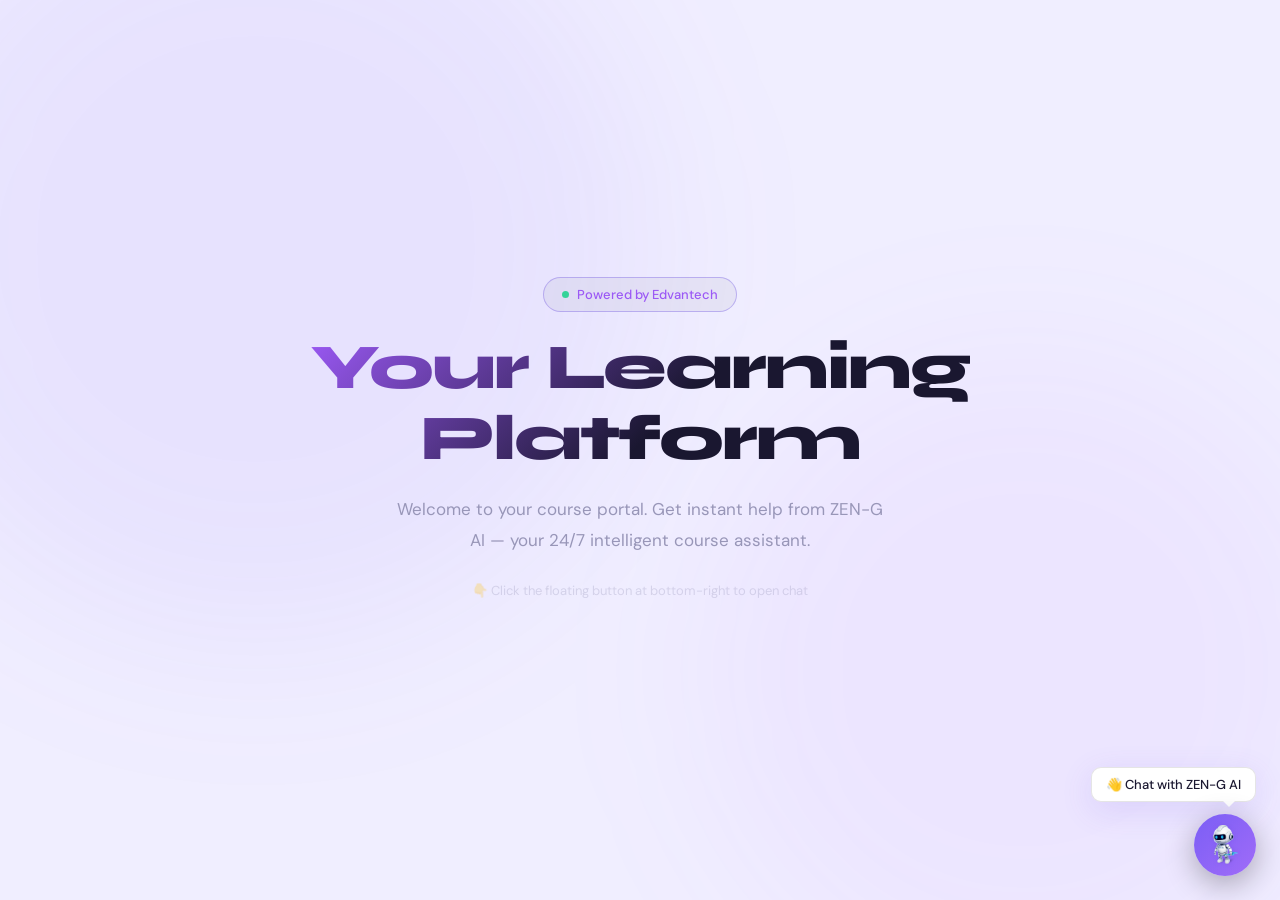
<file: Projects/ZEN-G/index.html>
<!DOCTYPE html>
<html lang="en" data-theme="light">
<head>
  <meta charset="UTF-8" />
  <meta name="viewport" content="width=device-width, initial-scale=1.0" />
  <title>My Website — ZEN-G AI</title>
  <link rel="preconnect" href="https://fonts.googleapis.com" />
  <link rel="preconnect" href="https://fonts.gstatic.com" crossorigin />
  <link href="https://fonts.googleapis.com/css2?family=Syne:wght@400;600;700;800&family=DM+Sans:wght@300;400;500&display=swap" rel="stylesheet" />

  <style>
    /* ============================================================
       CSS VARIABLES & THEME SYSTEM
    ============================================================ */
    :root {
      --font-display: 'Syne', sans-serif;
      --font-body:    'DM Sans', sans-serif;
      --speed-fast:   0.18s;
      --speed-base:   0.32s;
      --speed-slow:   0.56s;
      --ease-spring:  cubic-bezier(0.34, 1.56, 0.64, 1);
      --ease-smooth:  cubic-bezier(0.4, 0, 0.2, 1);
      --ease-out:     cubic-bezier(0, 0, 0.2, 1);
      --popup-w:      390px;
      --popup-h:      610px;
      --popup-right:  24px;
      --popup-bottom: 24px;
      --btn-size:     62px;
      --radius-sm:   6px;
      --radius-md:   14px;
      --radius-lg:   20px;
      --radius-xl:   28px;
      --radius-pill: 999px;
    }

    /* ── DARK THEME ── */
    [data-theme="dark"] {
      --page-bg:    #07080d;
      --page-text:  #e8e6ff;
      --page-sub:   #4a4866;
      --page-mesh1: rgba(90,60,200,0.15);
      --page-mesh2: rgba(180,80,240,0.10);
      --bg-base:     #0a0b0f;
      --bg-elevated: #1a1d26;
      --bg-input:    rgba(255,255,255,0.05);
      /* --bg-bot:      linear-gradient(135deg,#1e2136 0%,#16192a 100%);
      --bg-user:     linear-gradient(135deg,#6c4de6 0%,#9b59f5 100%);
      --bg-btn:      linear-gradient(135deg,#7b5ef5 0%,#a06cf8 100%); */

     --bg-bot:      linear-gradient(135deg,#1179db 0%,#0271d8 100%);
      --bg-user:     linear-gradient(135deg,#067ff0 0%,#3686d1 100%);
      --bg-btn:      linear-gradient(135deg,#1069bc 0%,#2b90ed 100%);

      --bg-header:   rgba(10,11,18,0.98);
      --accent-1:    #8b6af7;
      --accent-2:    #b08bff;
      --accent-glow: rgba(139,106,247,0.38);
      --text-primary:   #f0eeff;
      --text-secondary: #9895b0;
      --text-muted:     #55536a;
      --text-bot:       #ddd8ff;
      --text-user:      #ffffff;
      --border-subtle: rgba(255,255,255,0.06);
      --border-mid:    rgba(255,255,255,0.11);
      --border-accent: rgba(139,106,247,0.4);
      --shadow-sm:    0 2px 12px rgba(0,0,0,0.4);
      --shadow-md:    0 8px 32px rgba(0,0,0,0.55);
      --shadow-glow:  0 0 40px rgba(139,106,247,0.18);
      --popup-shadow: 0 28px 80px rgba(0,0,0,0.75), 0 0 0 1px rgba(139,106,247,0.2);
      --tooltip-bg:   rgba(10,11,18,0.97);
      --mic-active-bg:  rgba(239,68,68,0.14);
      --mic-active-col: #ef4444;
      --spk-active-bg:  rgba(52,211,153,0.14);
      --spk-active-col: #34d399;
      --mute-active-bg: rgba(245,158,11,0.14);
      --mute-active-col:#f59e0b;
    }

    /* ── LIGHT THEME ── */
    [data-theme="light"] {
      --page-bg:    #f0eeff;
      --page-text:  #1a1730;
      --page-sub:   #9896b8;
      --page-mesh1: rgba(108,77,230,0.07);
      --page-mesh2: rgba(180,80,240,0.05);
      --bg-base:     #f4f3ff;
      --bg-elevated: #f9f8ff;
      --bg-input:    rgba(0,0,0,0.04);
      --bg-bot:      linear-gradient(135deg,#ede9ff 0%,#f5f2ff 100%);
      --bg-user:     linear-gradient(135deg,#6c4de6 0%,#9b59f5 100%);
      --bg-btn:      linear-gradient(135deg,#7b5ef5 0%,#a06cf8 100%);
      --bg-header:   rgba(248,247,255,0.98);
      --accent-1:    #6c4de6;
      --accent-2:    #9b59f5;
      --accent-glow: rgba(108,77,230,0.22);
      --text-primary:   #1a1730;
      --text-secondary: #5a5578;
      --text-muted:     #9b98b5;
      --text-bot:       #2e2a50;
      --text-user:      #ffffff;
      --border-subtle: rgba(0,0,0,0.06);
      --border-mid:    rgba(0,0,0,0.10);
      --border-accent: rgba(108,77,230,0.35);
      --shadow-sm:    0 2px 12px rgba(108,77,230,0.08);
      --shadow-md:    0 8px 32px rgba(108,77,230,0.14);
      --shadow-glow:  0 0 40px rgba(108,77,230,0.1);
      --popup-shadow: 0 28px 80px rgba(108,77,230,0.22), 0 0 0 1px rgba(108,77,230,0.15);
      --tooltip-bg:   rgba(255,255,255,0.97);
      --mic-active-bg:  rgba(239,68,68,0.10);
      --mic-active-col: #dc2626;
      --spk-active-bg:  rgba(16,185,129,0.10);
      --spk-active-col: #059669;
      --mute-active-bg: rgba(245,158,11,0.10);
      --mute-active-col:#d97706;
    }

    /* ============================================================
       RESET & BASE
    ============================================================ */
    *, *::before, *::after { box-sizing:border-box; margin:0; padding:0; }
    html { scroll-behavior:smooth; }
    body { font-family:var(--font-body); background:var(--page-bg); color:var(--page-text); min-height:100vh; overflow-x:hidden; }

    /* ============================================================
       PAGE BG MESH
    ============================================================ */
    .page-mesh { position:fixed; inset:0; z-index:0; pointer-events:none; overflow:hidden; }
    .page-mesh::before { content:''; position:absolute; width:60vw; height:60vw; border-radius:50%; background:var(--page-mesh1); filter:blur(90px); top:-15%; left:-10%; animation:pmesh1 20s ease-in-out infinite alternate; }
    .page-mesh::after  { content:''; position:absolute; width:50vw; height:50vw; border-radius:50%; background:var(--page-mesh2); filter:blur(80px); bottom:-10%; right:-5%; animation:pmesh2 25s ease-in-out infinite alternate; }
    @keyframes pmesh1 { from{transform:translate(0,0)} to{transform:translate(6vw,8vh)} }
    @keyframes pmesh2 { from{transform:translate(0,0)} to{transform:translate(-5vw,-7vh)} }

    /* ============================================================
       YOUR WEBSITE CONTENT — replace with your own HTML
    ============================================================ */
    .page-content { position:relative; z-index:1; display:flex; flex-direction:column; align-items:center; justify-content:center; min-height:100vh; text-align:center; padding:60px 24px; }
    .page-content h1 { font-family:var(--font-display); font-size:clamp(32px,6vw,64px); font-weight:800; letter-spacing:-2px; background:linear-gradient(135deg,var(--accent-2) 0%,var(--page-text) 55%); -webkit-background-clip:text; -webkit-text-fill-color:transparent; background-clip:text; margin-bottom:20px; line-height:1.1; }
    .page-content p { font-size:17px; color:var(--page-sub); max-width:500px; line-height:1.8; margin-bottom:20px; }
    .page-badge { display:inline-flex; align-items:center; gap:8px; padding:8px 18px; border-radius:var(--radius-pill); border:1px solid var(--border-accent); background:var(--bg-input); color:var(--accent-2); font-size:13px; font-weight:500; animation:badge-in 0.8s var(--ease-spring) 0.3s both; }
    .page-badge-dot { width:7px; height:7px; border-radius:50%; background:#34d399; animation:bdot 2.5s ease-in-out infinite; }
    @keyframes badge-in { from{opacity:0;transform:translateY(10px)} to{opacity:1;transform:translateY(0)} }
    @keyframes bdot { 0%,100%{box-shadow:0 0 0 0 rgba(52,211,153,0.5)} 50%{box-shadow:0 0 0 5px rgba(52,211,153,0)} }

    /* ============================================================
       FLOATING LAUNCHER BUTTON
    ============================================================ */
    .chat-launcher { position:fixed; bottom:var(--popup-bottom); right:var(--popup-right); z-index:9999; width:var(--btn-size); height:var(--btn-size); border-radius:50%; border:none; background:var(--bg-btn); cursor:pointer; display:flex; align-items:center; justify-content:center; font-size:26px; box-shadow:0 8px 30px rgba(0,0,0,0.3); outline:none; transition:transform var(--speed-fast) var(--ease-spring),box-shadow var(--speed-base) var(--ease-smooth); animation:btn-float 3s ease-in-out infinite; }
    @keyframes btn-float { 0%,100%{transform:translateY(0)} 50%{transform:translateY(-7px)} }
    .chat-launcher:hover { transform:translateY(-9px) scale(1.1) !important; box-shadow:0 16px 48px rgba(0,0,0,0.35),0 0 40px var(--accent-glow); animation-play-state:paused; }
    .chat-launcher:active { transform:scale(0.87) !important; }
    .chat-launcher::before,.chat-launcher::after { content:''; position:absolute; inset:0; border-radius:50%; background:var(--accent-1); opacity:0; animation:ping 2.8s ease-out infinite; }
    .chat-launcher::after { animation-delay:1.4s; }
    @keyframes ping { 0%{transform:scale(1);opacity:0.5} 80%,100%{transform:scale(2);opacity:0} }
    .launcher-wave { display:inline-block; transform-origin:70% 80%; animation:lwave 2.2s ease-in-out infinite; position:relative; z-index:1; }
    @keyframes lwave { 0%{transform:rotate(0)} 10%{transform:rotate(-15deg)} 20%{transform:rotate(15deg)} 30%{transform:rotate(-10deg)} 40%{transform:rotate(10deg)} 50%,100%{transform:rotate(0)} }
    .launcher-badge { position:absolute; top:2px; right:2px; width:15px; height:15px; border-radius:50%; background:#34d399; border:2px solid var(--page-bg); transform:scale(0); transition:transform var(--speed-fast) var(--ease-spring); }
    .launcher-badge.show { transform:scale(1); }
    .launcher-tooltip { position:fixed; bottom:calc(var(--popup-bottom) + var(--btn-size) + 12px); right:var(--popup-right); z-index:9998; background:var(--tooltip-bg); color:var(--text-primary); font-family:var(--font-body); font-size:13px; font-weight:500; padding:8px 14px; border-radius:10px; border:1px solid var(--border-mid); white-space:nowrap; box-shadow:var(--shadow-md); opacity:0; transform:translateX(10px); pointer-events:none; transition:opacity var(--speed-base) var(--ease-smooth),transform var(--speed-base) var(--ease-spring); }
    .launcher-tooltip.show { opacity:1; transform:translateX(0); }
    .launcher-tooltip::after { content:''; position:absolute; bottom:-6px; right:20px; width:12px; height:6px; background:var(--tooltip-bg); clip-path:polygon(0 0,100% 0,50% 100%); }

    /* ============================================================
       CHAT POPUP
    ============================================================ */
    .chat-popup { position:fixed; bottom:calc(var(--popup-bottom) + var(--btn-size) + 14px); right:var(--popup-right); z-index:9997; width:var(--popup-w); height:var(--popup-h); border-radius:20px; overflow:hidden; display:flex; flex-direction:column; background:var(--bg-base); border:1px solid var(--border-mid); box-shadow:var(--popup-shadow); opacity:0; transform:scale(0.65) translateY(20px); transform-origin:bottom right; pointer-events:none; transition:opacity var(--speed-base) var(--ease-smooth),transform var(--speed-base) var(--ease-spring); }
    .chat-popup.open { opacity:1; transform:scale(1) translateY(0); pointer-events:all; }
    .chat-mesh { position:absolute; inset:0; z-index:0; pointer-events:none; overflow:hidden; }
    .chat-mesh::before { content:''; position:absolute; width:200px; height:200px; border-radius:50%; background:var(--page-mesh1); filter:blur(50px); top:-50px; left:-30px; animation:pmesh1 18s ease-in-out infinite alternate; }
    .chat-mesh::after  { content:''; position:absolute; width:160px; height:160px; border-radius:50%; background:var(--page-mesh2); filter:blur(40px); bottom:-30px; right:-20px; animation:pmesh2 22s ease-in-out infinite alternate; }

    /* ============================================================
       HEADER
    ============================================================ */
    .chat-header { position:relative; z-index:2; flex-shrink:0; display:flex; align-items:center; justify-content:space-between; padding:11px 13px; background:var(--bg-header); border-bottom:1px solid var(--border-subtle); backdrop-filter:blur(20px); -webkit-backdrop-filter:blur(20px); }
    .chat-header-left { display:flex; align-items:center; gap:10px; }
    .chat-logo { width:30px; height:33px; border-radius:15px; background:var(--bg-btn); display:flex; align-items:center; justify-content:center; flex-shrink:0; position:relative; box-shadow:0 4px 12px var(--accent-glow); animation:logo-pulse 3s ease-in-out infinite; }
    .chat-logo::before { content:''; position:absolute; inset:-3px; border-radius:13px; background:var(--bg-btn); opacity:0.25; animation:logo-ring 3s ease-in-out infinite; }
    .chat-logo svg { position:relative; z-index:1; }
    @keyframes logo-pulse { 0%,100%{box-shadow:0 0 0 0 var(--accent-glow)} 50%{box-shadow:0 0 0 7px transparent} }
    @keyframes logo-ring  { 0%,100%{transform:scale(1);opacity:0.25} 50%{transform:scale(1.35);opacity:0} }
    .chat-brand { font-family:var(--font-display); font-weight:700; font-size:14px; letter-spacing:-0.2px; background:linear-gradient(135deg,var(--accent-2) 0%,var(--text-primary) 60%); -webkit-background-clip:text; -webkit-text-fill-color:transparent; background-clip:text; }
    .chat-status { display:flex; align-items:center; gap:5px; font-size:10.5px; color:var(--text-secondary); margin-top:1px; }
    .chat-status-dot { width:6px; height:6px; border-radius:50%; background:#34d399; animation:sdot 2.5s ease-in-out infinite; }
    @keyframes sdot { 0%,100%{box-shadow:0 0 0 0 rgba(52,211,153,0.5)} 50%{box-shadow:0 0 0 4px rgba(52,211,153,0)} }
    .chat-header-actions { display:flex; align-items:center; gap:4px; }

    /* Header icon buttons */
    .hdr-btn { width:28px; height:28px; border-radius:7px; border:1px solid var(--border-mid); background:var(--bg-input); color:var(--text-secondary); cursor:pointer; display:flex; align-items:center; justify-content:center; transition:all var(--speed-fast) var(--ease-spring); }
    .hdr-btn:hover { background:var(--bg-elevated); color:var(--accent-1); transform:scale(1.1); }
    .hdr-btn:active { transform:scale(0.9); }
    #hdr-theme:hover { transform:scale(1.1) rotate(18deg); }
    #hdr-close:hover { transform:scale(1.1) rotate(90deg); background:rgba(239,68,68,0.12); color:#f87171; border-color:rgba(239,68,68,0.3); }
    #hdr-export:disabled { opacity:0.3; cursor:not-allowed; pointer-events:none; }

    /* Mute button — amber when muted */
    #hdr-mute.muted { background:var(--mute-active-bg); color:var(--mute-active-col); border-color:rgba(245,158,11,0.4); }
    #hdr-mute.muted:hover { box-shadow:0 0 10px rgba(245,158,11,0.3); }

    /* ============================================================
       EXPORT MODAL
    ============================================================ */
    .export-overlay {
      position:absolute; inset:0; z-index:9999;
      background:rgba(0,0,0,0.45);
      display:flex; align-items:flex-end; justify-content:center;
      opacity:0; pointer-events:none;
      transition:opacity var(--speed-base) var(--ease-smooth);
      border-radius:20px; overflow:hidden;
    }
    .export-overlay.show { opacity:1; pointer-events:all; }
    .export-sheet {
      width:100%; background:var(--bg-elevated);
      border-top:1px solid var(--border-mid);
      border-radius:16px 16px 0 0;
      padding:18px 16px 22px;
      transform:translateY(100%);
      transition:transform var(--speed-base) var(--ease-spring);
    }
    .export-overlay.show .export-sheet { transform:translateY(0); }
    .export-title {
      font-family:var(--font-display); font-weight:700; font-size:14px;
      color:var(--text-primary); margin-bottom:4px;
    }
    .export-sub { font-size:11px; color:var(--text-secondary); margin-bottom:16px; }
    .export-options { display:flex; flex-direction:column; gap:8px; margin-bottom:14px; }
    .export-opt {
      display:flex; align-items:center; gap:12px;
      padding:11px 13px; border-radius:12px;
      border:1px solid var(--border-accent);
      background:var(--bg-input); cursor:pointer;
      transition:background var(--speed-fast), transform var(--speed-fast) var(--ease-spring), box-shadow var(--speed-fast);
    }
    .export-opt:hover { background:var(--accent-glow); box-shadow:0 3px 12px var(--accent-glow); transform:translateY(-1px); }
    .export-opt:active { transform:scale(0.97); }
    .export-opt-icon {
      width:34px; height:34px; border-radius:9px;
      background:var(--bg-btn); color:#fff;
      display:flex; align-items:center; justify-content:center;
      font-size:16px; flex-shrink:0;
    }
    .export-opt-info { flex:1; }
    .export-opt-name { font-size:13px; font-weight:500; color:var(--text-primary); }
    .export-opt-desc { font-size:11px; color:var(--text-secondary); margin-top:1px; }
    .export-cancel {
      width:100%; padding:9px; border-radius:10px;
      border:1px solid var(--border-mid); background:var(--bg-input);
      color:var(--text-secondary); font-family:var(--font-body); font-size:13px;
      cursor:pointer; transition:background var(--speed-fast), color var(--speed-fast);
    }
    .export-cancel:hover { background:var(--bg-elevated); color:var(--text-primary); }
    .export-success {
      display:none; align-items:center; gap:8px;
      padding:9px 13px; border-radius:10px;
      background:rgba(52,211,153,0.12); border:1px solid rgba(52,211,153,0.3);
      color:#34d399; font-size:12px; margin-bottom:10px;
    }
    .export-success.show { display:flex; }

    /* ============================================================
       CHAT BODY
    ============================================================ */
    .chat-body { position:relative; z-index:1; flex:1; overflow-y:auto; overflow-x:hidden; padding:0px 12px 8px; scroll-behavior:auto; scrollbar-width:thin; scrollbar-color:var(--border-mid) transparent; }
    .chat-body::-webkit-scrollbar { width:3px; }
    .chat-body::-webkit-scrollbar-thumb { background:var(--border-mid); border-radius:2px; }
    .chat-fade { position:sticky; top:0; height:28px; margin:-16px -12px 0; background:linear-gradient(to bottom,var(--bg-base),transparent); z-index:3; pointer-events:none; }

    /* ============================================================
       GREETING
    ============================================================ */
    .chat-greeting { text-align:center; padding:22px 14px 16px; animation:fade-up var(--speed-slow) var(--ease-out) both; }
    @keyframes fade-up { from{opacity:0;transform:translateY(14px)} to{opacity:1;transform:translateY(0)} }
    .greeting-orb { width:52px; height:52px; border-radius:16px; background:var(--bg-btn); margin:0 auto 12px; display:flex; align-items:center; justify-content:center; font-size:23px; box-shadow:0 8px 28px var(--accent-glow); animation:gorb 4s ease-in-out infinite; }
    @keyframes gorb { 0%,100%{transform:translateY(0)} 50%{transform:translateY(-6px)} }
    .chat-greeting h3 { font-family:var(--font-display); font-weight:700; font-size:16px; color:var(--text-primary); margin-bottom:6px; }
    .chat-greeting p  { font-size:12px; color:var(--text-secondary); line-height:1.6; margin-bottom:14px; }
    .chips { display:flex; flex-wrap:wrap; gap:6px; justify-content:center; }
    .chip { padding:5px 11px; border-radius:var(--radius-pill); border:1px solid var(--border-accent); background:var(--bg-input); color:var(--accent-2); font-size:11px; font-weight:500; cursor:pointer; transition:background var(--speed-fast),transform var(--speed-fast) var(--ease-spring),box-shadow var(--speed-fast); }
    .chip:hover { background:var(--accent-glow); box-shadow:0 4px 14px var(--accent-glow); transform:translateY(-2px) scale(1.04); }
    .chip:active { transform:scale(0.95); }

    /* ============================================================
       MESSAGES
    ============================================================ */
    .msg-row { display:flex; align-items:flex-end; gap:8px; margin-bottom:5px; animation:msg-in var(--speed-base) var(--ease-spring) both; }
    @keyframes msg-in { from{opacity:0;transform:translateY(14px) scale(0.96)} to{opacity:1;transform:translateY(0) scale(1)} }
    .msg-row.bot  { flex-direction:row; }
    .msg-row.user { flex-direction:row-reverse; }
    .msg-avatar { flex-shrink:0; width:26px; height:26px; border-radius:8px; background:var(--bg-btn); display:flex; align-items:center; justify-content:center; font-size:12px; box-shadow:0 3px 10px var(--accent-glow); transition:transform var(--speed-fast) var(--ease-spring); }
    .msg-avatar:hover { transform:scale(1.12) rotate(-6deg); }

    .bubble { max-width:min(74%,275px); padding:9px 12px; border-radius:var(--radius-lg); font-size:13px; line-height:1.65; word-break:break-word; position:relative; }
    .msg-row.bot  .bubble { background:var(--bg-bot); color:var(--text-bot); border:1px solid var(--border-subtle); border-bottom-left-radius:var(--radius-sm); box-shadow:var(--shadow-sm),inset 0 1px 0 rgba(255,255,255,0.04); backdrop-filter:blur(8px); }
    .msg-row.user .bubble { background:var(--bg-user); color:var(--text-user); border-bottom-right-radius:var(--radius-sm); box-shadow:var(--shadow-sm),0 0 18px var(--accent-glow); }
    .msg-row.err  .bubble { background:rgba(239,68,68,0.1); color:#f87171; border:1px solid rgba(239,68,68,0.25); border-bottom-left-radius:var(--radius-sm); }
    .bubble-time { display:block; font-size:10px; color:var(--text-muted); margin-top:4px; }
    .msg-row.user .bubble-time { text-align:right; color:rgba(255,255,255,0.4); }
    .bubble strong { font-weight:600; }
    .bubble em     { font-style:italic; }
    .bubble code   { background:rgba(139,106,247,0.14); padding:1px 4px; border-radius:4px; font-family:'Courier New',monospace; font-size:11.5px; color:var(--accent-2); }
    .bubble ul,.bubble ol { padding-left:15px; margin:4px 0; }
    .bubble li { margin-bottom:2px; }
    .bubble h3 { font-size:13px; font-weight:600; margin:6px 0 3px; }

    /* ── SPEAK BUTTON on bot bubbles ── */
    .bubble-footer { display:flex; align-items:center; justify-content:flex-start; gap:4px; margin-top:5px; }
    .speak-btn {
      display:inline-flex; align-items:center; justify-content:center;
      width:20px; height:20px; border-radius:5px;
      border:1px solid var(--border-mid); background:var(--bg-input);
      color:var(--text-muted); cursor:pointer;
      transition:all var(--speed-fast) var(--ease-smooth);
    }
    .speak-btn:hover { background:var(--spk-active-bg); color:var(--spk-active-col); border-color:rgba(52,211,153,0.35); }
    /* Active speaking state — green pulsing ring */
    .speak-btn.speaking {
      background:var(--spk-active-bg); color:var(--spk-active-col);
      border-color:rgba(52,211,153,0.4);
      animation:speak-pulse 1.1s ease-in-out infinite;
    }
    @keyframes speak-pulse { 0%,100%{box-shadow:0 0 0 0 rgba(52,211,153,0.45)} 50%{box-shadow:0 0 0 5px rgba(52,211,153,0)} }

    /* ============================================================
       TYPING INDICATOR
    ============================================================ */
    .typing-bubble { background:var(--bg-bot); border:1px solid var(--border-subtle); border-bottom-left-radius:var(--radius-sm); padding:11px 14px; display:flex; align-items:center; gap:5px; border-radius:var(--radius-lg); backdrop-filter:blur(8px); }
    .typing-dot { width:6px; height:6px; border-radius:50%; background:var(--accent-1); animation:tbounce 1.2s ease-in-out infinite; }
    .typing-dot:nth-child(1){animation-delay:0ms} .typing-dot:nth-child(2){animation-delay:180ms} .typing-dot:nth-child(3){animation-delay:360ms}
    @keyframes tbounce { 0%,60%,100%{transform:translateY(0);opacity:0.45} 30%{transform:translateY(-7px);opacity:1} }

    /* ── TYPEWRITER CURSOR ── */
    .typewriter-cursor {
      display:inline-block; width:2px; height:1em;
      background:var(--accent-1); margin-left:2px;
      vertical-align:text-bottom; border-radius:1px;
      animation:cursor-blink 0.7s step-end infinite;
    }
    @keyframes cursor-blink { 0%,100%{opacity:1} 50%{opacity:0} }

    .scroll-down-btn { position:absolute; bottom:90px; right:12px; z-index:5; width:28px; height:28px; border-radius:50%; background:var(--bg-elevated); border:1px solid var(--border-mid); color:var(--text-secondary); cursor:pointer; display:flex; align-items:center; justify-content:center; box-shadow:var(--shadow-md); opacity:0; transform:translateY(6px) scale(0.8); transition:opacity var(--speed-base),transform var(--speed-base) var(--ease-spring); pointer-events:none; }
    .scroll-down-btn.show { opacity:1; transform:translateY(0) scale(1); pointer-events:all; }
    .scroll-down-btn:hover { background:var(--bg-btn); color:white; border-color:transparent; }

    /* ============================================================
       INPUT AREA
    ============================================================ */
    .chat-input-area { position:relative; z-index:2; flex-shrink:0; padding:9px 11px 11px; background:var(--bg-header); border-top:1px solid var(--border-subtle); backdrop-filter:blur(20px); -webkit-backdrop-filter:blur(20px); }
    .input-shell { display:flex; align-items:flex-end; gap:6px; background:var(--bg-input); border:1.5px solid var(--border-mid); border-radius:var(--radius-xl); padding:7px 7px 7px 7px; transition:border-color var(--speed-fast),box-shadow var(--speed-fast); }
    .input-shell:focus-within { border-color:var(--accent-1); box-shadow:0 0 0 3px var(--accent-glow),var(--shadow-glow); }
    .chat-textarea { flex:1; background:transparent; border:none; outline:none; resize:none; font-family:var(--font-body); font-size:13px; color:var(--text-primary); line-height:1.55; max-height:100px; overflow-y:auto; scrollbar-width:none; padding:5px 0; }
    .chat-textarea::-webkit-scrollbar { display:none; }
    .chat-textarea::placeholder { color:var(--text-muted); }

    /* ── MIC BUTTON ── */
    .input-icon-btn {
      flex-shrink:0; width:32px; height:32px; border-radius:9px;
      border:1px solid var(--border-mid); background:var(--bg-input);
      color:var(--text-secondary); cursor:pointer;
      display:flex; align-items:center; justify-content:center;
      transition:all var(--speed-fast) var(--ease-spring);
    }
    .input-icon-btn:hover { background:var(--bg-elevated); color:var(--accent-1); transform:scale(1.08); border-color:var(--border-accent); }
    .input-icon-btn:active { transform:scale(0.9); }

    /* Listening state — red pulsing ring */
    .input-icon-btn.listening {
      background:var(--mic-active-bg) !important;
      color:var(--mic-active-col) !important;
      border-color:rgba(239,68,68,0.45) !important;
      animation:mic-ring 0.9s ease-in-out infinite !important;
    }
    @keyframes mic-ring { 0%,100%{box-shadow:0 0 0 0 rgba(239,68,68,0.5)} 50%{box-shadow:0 0 0 6px rgba(239,68,68,0)} }

    /* ── SEND BUTTON ── */
    .send-btn { flex-shrink:0; width:32px; height:32px; border-radius:9px; border:none; background:var(--bg-btn); color:white; cursor:pointer; display:flex; align-items:center; justify-content:center; box-shadow:0 4px 14px var(--accent-glow); transition:transform var(--speed-fast) var(--ease-spring),opacity var(--speed-fast),box-shadow var(--speed-fast); }
    .send-btn:hover:not(:disabled) { transform:scale(1.12) translateY(-1px); box-shadow:0 8px 22px var(--accent-glow); }
    .send-btn:active:not(:disabled){ transform:scale(0.88); }
    .send-btn:disabled { opacity:0.3; cursor:not-allowed; }

    /* Input footer: voice status + char count */
    .input-footer { display:flex; justify-content:space-between; align-items:center; padding:4px 2px 0; min-height:18px; }
    .char-count { font-size:10px; color:var(--text-muted); }
    .char-count.warn   { color:#f59e0b; }
    .char-count.danger { color:#ef4444; }

    /* Voice status indicator below input */
    .voice-status { display:flex; align-items:center; gap:5px; font-size:11px; color:var(--text-muted); opacity:0; transition:opacity var(--speed-fast); }
    .voice-status.active   { opacity:1; color:var(--mic-active-col); }
    .voice-status.speaking { opacity:1; color:var(--spk-active-col); }
    .voice-dot { width:5px; height:5px; border-radius:50%; background:currentColor; animation:tbounce 1.1s ease-in-out infinite; }

    /* ============================================================
       RESPONSIVE — full screen on mobile
    ============================================================ */
    @media (max-width:460px) {
      :root { --popup-w:100vw; --popup-h:100dvh; --popup-right:0px; --popup-bottom:0px; }
      .chat-popup { bottom:0; right:0; border-radius:20px 20px 0 0; transform-origin:bottom center; }
      .chat-launcher { display:none; }
    }

    button:focus-visible, textarea:focus-visible { outline:2px solid var(--accent-1); outline-offset:2px; }
    .spacer { height:6px; }

    /* ============================================================
       OPTION PICKER — question chips shown after fuzzy match
    ============================================================ */
    .option-bubble { padding:10px 12px 10px !important; max-width:min(90%,320px) !important; }
    .option-intro { display:block; font-size:12px; color:var(--text-secondary); margin-bottom:8px; font-style:italic; }
    .options-list { display:flex; flex-direction:column; gap:6px; margin-bottom:4px; }
    .option-btn {
      display:flex; align-items:flex-start; gap:8px;
      width:100%; text-align:left;
      padding:7px 10px; border-radius:10px;
      border:1px solid var(--border-accent);
      background:var(--bg-input);
      color:var(--text-primary);
      font-family:var(--font-body); font-size:12px; line-height:1.5;
      cursor:pointer;
      transition:background var(--speed-fast), transform var(--speed-fast) var(--ease-spring), box-shadow var(--speed-fast);
    }
    .option-btn:hover:not(:disabled) {
      background:var(--accent-glow);
      border-color:var(--accent-1);
      box-shadow:0 3px 12px var(--accent-glow);
      transform:translateY(-1px);
    }
    .option-btn:active:not(:disabled) { transform:scale(0.97); }
    .option-btn.already-asked {
      opacity:0.38;
      cursor:not-allowed;
      border-style:dashed;
      pointer-events:none;
    }
    .option-btn.already-asked .option-num {
      background: var(--text-muted);
    }
    .option-btn.just-clicked {
      opacity:0.45;
      cursor:not-allowed;
      pointer-events:none;
      border-color: var(--accent-1);
      background: var(--accent-glow);
    }
    .option-num {
      flex-shrink:0;
      width:18px; height:18px; border-radius:50%;
      background:var(--bg-btn); color:#fff;
      font-size:10px; font-weight:700;
      display:flex; align-items:center; justify-content:center;
      margin-top:1px;
    }
    .option-text { flex:1; }
    .show-more-btn {
      display:block; width:100%; margin-top:6px;
      padding:5px 10px; border-radius:8px;
      border:1px dashed var(--border-accent);
      background:transparent; color:var(--accent-2);
      font-family:var(--font-body); font-size:11px;
      cursor:pointer; text-align:center;
      transition:background var(--speed-fast), color var(--speed-fast);
    }
    .show-more-btn:hover:not(:disabled) { background:var(--accent-glow); color:var(--text-primary); }
    /* Day Name */
    .date-sep {
      display: flex;
      align-items: center;
      justify-content: center;
      margin: 10px 0 6px;
   }
   .date-sep-pill {
      padding: 4px 14px;
      border-radius: var(--radius-pill);
      background: var(--bg-elevated);
      border: 1px solid var(--border-mid);
      color: var(--text-muted);
      font-size: 11px;
      font-weight: 500;
      letter-spacing: 0.3px;
      box-shadow: var(--shadow-sm);
      user-select: none;
   }
  </style>
</head>
<body>

<div class="page-mesh" aria-hidden="true"></div>

<!-- ============================================================
     YOUR WEBSITE CONTENT — replace with your actual site HTML
============================================================ -->
<div class="page-content">
  <div class="page-badge"><span class="page-badge-dot"></span>Powered by Edvantech</div>
  <br/>
  <h1>Your Learning<br/>Platform</h1>
  <p>Welcome to your course portal. Get instant help from ZEN-G AI — your 24/7 intelligent course assistant.</p>
  <p style="font-size:13px;opacity:0.3;margin-top:4px;">👇 Click the floating button at bottom-right to open chat</p>
</div>

<!-- ============================================================
     FLOATING LAUNCHER BUTTON
============================================================ -->
<button class="chat-launcher" id="chat-launcher" aria-label="Open ZEN-G AI" aria-expanded="false">
  <span id="launcher-emoji">
    <img  src="./Sentra.png" alt="ZEN-G AI" width="25" height="40" style="display:block;filter:drop-shadow(0 0 2px rgba(108,77,230,0.4));">
  </span>
  <span class="launcher-badge" id="launcher-badge" aria-hidden="true"></span>
</button>
<div class="launcher-tooltip" id="launcher-tooltip">👋 Chat with ZEN-G AI</div>

<!-- ============================================================
     CHAT POPUP
============================================================ -->
<div class="chat-popup" id="chat-popup" role="dialog" aria-modal="true" aria-label="ZEN-G AI Chat" aria-hidden="true">
  <div class="chat-mesh" aria-hidden="true"></div>

  <!-- HEADER -->
  <div class="chat-header">
    <div class="chat-header-left">
      <div class="chat-logo" aria-hidden="true">
        <svg width="15" height="15" viewBox="0 0 20 20" fill="none">
              <img  src="./Avatar.png" alt="ZEN-G Logo" width="45" height="35" style="display:block;filter:drop-shadow(0 0 2px rgba(108,77,230,0.4));">

        </svg>
      </div>
      <div>
        <div class="chat-brand">ZEN-G AI</div>
        <div class="chat-status">
          <span class="chat-status-dot" aria-hidden="true"></span>
          <span id="status-text">Online</span>
        </div>
      </div>
    </div>

    <div class="chat-header-actions">

      <!-- 🔇 MUTE / UNMUTE auto-TTS -->
      <button class="hdr-btn muted" id="hdr-mute" aria-label="Mute voice" title="Mute auto-speak">
        <svg id="mute-icon" width="12" height="12" viewBox="0 0 24 24" fill="none" stroke="currentColor" stroke-width="2" stroke-linecap="round">
          <polygon points="11 5 6 9 2 9 2 15 6 15 11 19 11 5"/>
          <line x1="23" y1="9" x2="17" y2="15"/>
          <line x1="17" y1="9" x2="23" y2="15"/>
        </svg>
      </button>

      <!-- 📥 Export transcript -->
      <button class="hdr-btn" id="hdr-export" aria-label="Download transcript" title="No messages to export" disabled>
        <svg width="12" height="12" viewBox="0 0 24 24" fill="none" stroke="currentColor" stroke-width="2" stroke-linecap="round" stroke-linejoin="round">
          <path d="M21 15v4a2 2 0 01-2 2H5a2 2 0 01-2-2v-4"/>
          <polyline points="7 10 12 15 17 10"/>
          <line x1="12" y1="15" x2="12" y2="3"/>
        </svg>
      </button>

      <!-- 🗑 Clear chat -->
      <button class="hdr-btn" id="hdr-clear" aria-label="Clear chat" title="Clear chat">
        <svg width="12" height="12" viewBox="0 0 24 24" fill="none" stroke="currentColor" stroke-width="2" stroke-linecap="round">
          <polyline points="3 6 5 6 21 6"/>
          <path d="M19 6l-1 14a2 2 0 01-2 2H8a2 2 0 01-2-2L5 6"/>
          <path d="M10 11v6M14 11v6M9 6V4h6v2"/>
        </svg>
      </button>

      <!-- 🌙 Theme toggle -->
      <button class="hdr-btn" id="hdr-theme" aria-label="Toggle theme" title="Toggle theme">
        <svg id="theme-icon" width="12" height="12" viewBox="0 0 24 24" fill="none" stroke="currentColor" stroke-width="2" stroke-linecap="round" stroke-linejoin="round">
          <path d="M21 12.79A9 9 0 1 1 11.21 3 7 7 0 0 0 21 12.79z"/>
        </svg>
      </button>

      <!-- ✕ Close -->
      <button class="hdr-btn" id="hdr-close" aria-label="Close chat" title="Close">
        <svg width="12" height="12" viewBox="0 0 24 24" fill="none" stroke="currentColor" stroke-width="2.5" stroke-linecap="round">
          <line x1="18" y1="6" x2="6" y2="18"/><line x1="6" y1="6" x2="18" y2="18"/>
        </svg>
      </button>
    </div>
  </div>

  <!-- MESSAGES BODY -->
  <div class="chat-body" id="chat-body" role="log" aria-live="polite">
    <div class="chat-fade" aria-hidden="true"></div>

    <!-- Greeting (empty state) -->
    <div class="chat-greeting" id="chat-greeting">
      <div class="greeting-orb" aria-hidden="true">✦</div>
      <h3>Hello, I'm ZEN-G!</h3>
      <p id="greeting-sub">Your intelligent course assistant.<br/>Ask me anything from the material!</p>
      <div class="chips" role="list">
        <button class="chip" onclick="sendChip(this)">✦ What topics are covered?</button>
        <button class="chip" onclick="sendChip(this)">✦ Summarise key points</button>
        <button class="chip" onclick="sendChip(this)">✦ Give me a quiz question</button>
        <button class="chip" onclick="sendChip(this)">✦ Hello!</button>
      </div>
    </div>

    <div id="msgs"></div>

    <!-- Typing indicator -->
    <div class="msg-row bot" id="typing-row" style="display:none" aria-label="ZEN-G is typing">
      <div class="msg-avatar" aria-hidden="true">✦</div>
      <div class="typing-bubble" role="status">
        <span class="typing-dot"></span><span class="typing-dot"></span><span class="typing-dot"></span>
      </div>
    </div>

    <div class="spacer" id="scroll-anchor"></div>
  </div>

  <!-- Scroll to bottom -->
  <button class="scroll-down-btn" id="scroll-down-btn" aria-label="Scroll to latest" onclick="scrollToBottom()">
    <svg width="11" height="11" viewBox="0 0 24 24" fill="none" stroke="currentColor" stroke-width="2.5" stroke-linecap="round">
      <path d="M12 5v14M5 12l7 7 7-7"/>
    </svg>
  </button>

  <!-- INPUT AREA -->
  <div class="chat-input-area">
    <div class="input-shell">

      <!-- 🎤 MIC — voice typing -->
      <button class="input-icon-btn" id="mic-btn" aria-label="Start voice input" title="Click to speak">
        <svg id="mic-icon" width="13" height="13" viewBox="0 0 24 24" fill="none" stroke="currentColor" stroke-width="2" stroke-linecap="round">
          <path d="M12 1a3 3 0 0 0-3 3v8a3 3 0 0 0 6 0V4a3 3 0 0 0-3-3z"/>
          <path d="M19 10v2a7 7 0 0 1-14 0v-2"/>
          <line x1="12" y1="19" x2="12" y2="23"/>
          <line x1="8"  y1="23" x2="16" y2="23"/>
        </svg>
      </button>

      <textarea class="chat-textarea" id="chat-textarea" rows="1"
        placeholder="Ask your question…" maxlength="2000"
        aria-label="Type your message"></textarea>

      <!-- ➤ SEND -->
      <button class="send-btn" id="send-btn" aria-label="Send message" disabled>
        <svg width="13" height="13" viewBox="0 0 24 24" fill="none" stroke="currentColor" stroke-width="2.5" stroke-linecap="round">
          <line x1="22" y1="2" x2="11" y2="13"/>
          <polygon points="22 2 15 22 11 13 2 9 22 2"/>
        </svg>
      </button>
    </div>

    <!-- Footer: voice status label + char count -->
    <div class="input-footer">
      <div class="voice-status" id="voice-status">
        <span class="voice-dot"></span>
        <span id="voice-status-text">Listening…</span>
      </div>
      <span class="char-count" id="char-count"></span>
    </div>
  </div>

  <!-- EXPORT MODAL OVERLAY -->
  <div class="export-overlay" id="export-overlay" role="dialog" aria-modal="true" aria-label="Export transcript">
    <div class="export-sheet">
      <div class="export-title">Download transcript</div>
      <div class="export-sub" id="export-sub">Choose a format to save your chat</div>
      <div class="export-success" id="export-success">
        <svg width="14" height="14" viewBox="0 0 24 24" fill="none" stroke="currentColor" stroke-width="2.5" stroke-linecap="round"><polyline points="20 6 9 17 4 12"/></svg>
        <span id="export-success-msg">File downloaded!</span>
      </div>
      <div class="export-options">
        <button class="export-opt" id="export-txt" onclick="exportChat('txt')">
          <div class="export-opt-icon">📄</div>
          <div class="export-opt-info">
            <div class="export-opt-name">Plain text (.txt)</div>
            <div class="export-opt-desc">Simple, readable — open in any app</div>
          </div>
        </button>
        <button class="export-opt" id="export-pdf" onclick="exportChat('pdf')">
          <div class="export-opt-icon">📕</div>
          <div class="export-opt-info">
            <div class="export-opt-name">PDF document (.pdf)</div>
            <div class="export-opt-desc">Printable, shareable — opens in any viewer</div>
          </div>
        </button>
      </div>
      <button class="export-cancel" onclick="closeExport()">Cancel</button>
    </div>
  </div>

</div><!-- end .chat-popup -->


<!-- ============================================================
     JAVASCRIPT — All functionality
============================================================ -->
<script>
const knowledgeBase = [
    {
        question: "What are the most common risks of social media?",
        answer: `Social media risks include phishing scams, account hacking, oversharing sensitive information, fake news, and identity theft. These can affect both your personal life and your workplace.

    Lets look at a real-Life example: In 2022, an employee posted a desk selfie that accidentally revealed confidential client documents in the background. The image spread quickly, and the company faced reputational damage.

    So, before posting, check your surroundings and remove anything sensitive from view.
 `,
    },

    {
        question: "What is phishing on social media?",
        answer: `Phishing happens when attackers send deceptive messages — often with urgent language — to lure you into clicking a link that leads to a fake website. There, they can steal your login credentials or install malware.

    Lets look at a real-Life example: A scammer posed as a recruiter on LinkedIn, sending a “job application” link. It led to a fake login page that stole the user’s password.

    So, avoid clicking links from unknown senders. Always verify directly through the platform.
 `,
    },

    {
        question: "What is quishing?",
        answer: `Quishing uses malicious QR codes that lead you to fake websites or trigger malware downloads. These codes can appear in public places, emails, or even social media messages.

    Lets look at a real-Life example: In 2023, fake parking payment QR codes were placed on city parking meters. Drivers scanned them and unknowingly entered card details on a scam site.

    So, only scan QR codes from trusted, expected sources.
 `,
    },

    {
        question: "How can scammers use my old accounts?",
        answer: `Inactive accounts may still display sensitive information like your birthdate, work email, or address. Hackers can scrape this data for fraud or identity theft.

    Lets look at a real-Life example: A person’s abandoned music forum profile revealed their birthdate and employer — scammers used it to apply for a loan in their name.

    So, delete unused accounts or update them to remove personal details.
 `,
    },

    {
        question: "What is a browser-in-the-browser attack?",
        answer: `This attack creates a convincing fake login pop-up within your browser, tricking you into entering your credentials into a fraudulent site.

    Lets look at a real-Life example: Gamers logging into a “Steam” pop-up lost their accounts because it was a fake overlay.

    So, always check the actual browser address bar, not just the pop-up window.
 `,
    },

    {
        question: "What is a deepfake?",
        answer: `Deepfakes use AI to create realistic but fake media, making it appear that someone said or did something they never did.

    Lets look at a real-Life example: A deepfake voice of a CEO was used to trick employees into transferring $243,000 to a fraudulent account.

    So, if you receive unexpected instructions in video or audio, confirm through a separate trusted channel.
 `,
    },

    {
        question: "How do scammers clone profiles?",
        answer: `Scammers copy your profile picture, name, and details to create a fake account, then message your contacts to steal money or data.

    Lets look at a real-Life example: A cloned profile of an HR manager was used to send “job offers” that collected applicants’ bank details.

    So, search for your name on social media regularly to spot clones.
 `,
    },

    {
        question: "What is catfishing?",
        answer: `Catfishing is when a scammer creates a fake profile, often for romance or financial fraud.

    Lets look at a real-Life example: A scammer posed as a soldier abroad, gaining trust and convincing a victim to send money.

    So, verify profiles with video calls before building trust.
 `,
    },

    {
        question: "What is spear phishing?",
        answer: `Spear phishing targets specific individuals or organizations using personal info to make scams more convincing.

    Lets look at a real-Life example: An HR manager got an email from “CEO” requesting staff tax forms — it was fake.

    So, double-check any sensitive request via another channel.
 `,
    },

    {
        question: "What is smishing?",
        answer: `Smishing uses text messages to trick you into clicking malicious links or sharing info.

    Lets look at a real-Life example: Fake delivery texts led victims to enter bank details on scam sites.

    So, don’t click links in unexpected texts.
 `,
    },

    {
        question: "What is vishing?",
        answer: `Vishing involves scammers calling and pretending to be from trusted organizations to steal info.

    Lets look at a real-Life example: A “bank officer” called asking for OTPs — it was a scammer.

    So, hang up and call back on the official number.
 `,
    },

    {
        question: "What is credential stuffing?",
        answer: `Hackers use leaked username/password pairs to access your other accounts.

    Lets look at a real-Life example: Reused passwords from a gaming site breach were used to hack email and social media.

    So, use unique passwords for every account.
 `,
    },

    {
        question: "What is account takeover?",
        answer: `Once inside, they can post as you, message contacts, and lock you out.

    Lets look at a real-Life example: influencer’s hacked Instagram was used to run crypto scams.

    So, enable MFA to prevent takeover even if your password leaks.
 `,
    },

    {
        question: "What is social engineering?",
        answer: `Attackers manipulate human trust rather than hacking systems.

    Lets look at a real-Life example: Scammer convinced an employee to “urgently” reset the CEO’s password.

    So, always verify urgent requests through official channels.
 `,
    },

    {
        question: "What is clickjacking?",
        answer: `You think you’re clicking a harmless button, but it triggers a hidden malicious action.

    Lets look at a real-Life example: Clicking a “play video” button secretly liked a scam page.

    So, hover and check links before clicking.
 `,
    },

    {
        question: "What is fake news?",
        answer: `Fake news can damage reputations, cause panic, or mislead public opinion.

    Lets look at a real-Life example: Fake “CEO resignation” post crashed a company’s stock.

    So, cross-check news with trusted sources.
 `,
    },

    {
        question: "How do scammers use fake charity ads?",
        answer: `They run ads for fake causes, especially after disasters.

    Lets look at a real-Life example: Fake “earthquake relief fund” on social media took donations and vanished.

    So, donate only via official, verified charity pages.
 `,
    },

    {
        question: "What is profile hijacking?",
        answer: `Hackers replace your content with theirs, often for scams.

    Lets look at a real-Life example: Business’s Facebook page was hijacked and used to sell counterfeit goods.

    So, limit admin access and use MFA.
 `,
    },

    {
        question: "What is oversharing?",
        answer: `Posting travel plans, full birthdates, or workplace details helps attackers target you.

    Lets look at a real-Life example: Thieves robbed a home after seeing vacation posts.

    So, delay posting trips until after you return.
 `,
    },

    {
        question: "What are malicious browser extensions?",
        answer: `Some browser add-ons request excessive permissions, enabling spying or data theft.

    Lets look at a real-Life example: A “coupon finder” extension was secretly logging passwords.

    So, install extensions only from trusted sources.
 `,
    },

    {
        question: "What is baiting?",
        answer: `Scammers lure victims with free downloads that hide malware.

    Lets look at a real-Life example: “Free eBook” link on social media installed ransomware.

    So, be cautious of unsolicited freebies.
 `,
    },

    {
        question: "What is a giveaway scam?",
        answer: `Scammers pose as brands offering prizes to collect personal details.

    Lets look at a real-Life example: Fake “Airline free tickets” campaign harvested thousands of emails.

    So, verify contests on the official brand website.
 `,
    },

    {
        question: "What is impersonation fraud?",
        answer: `Attackers pose as colleagues, celebrities, or officials to gain trust.

    Lets look at a real-Life example: Fake “CFO” requested urgent wire transfer from finance team.

    So, always confirm unusual requests in person or by phone.
 `,
    },

    {
        question: "What is SIM swapping?",
        answer: `Scammers convince carriers to transfer your number to their SIM.

   Lets look at a real-Life example: Victim’s bank accounts drained after SIM swap bypassed 2FA.

    So, add a SIM lock or carrier PIN.
 `,
    },

    {
        question: "What is ransomware via social media?",
        answer: `Malware links on social media can install ransomware that encrypts files.

   Lets look at a real-Life example: Clicking a “video link” from a friend led to ransomware infection.

    So, avoid clicking unexpected links, even from friends.
 `,
    },

    {
        question: "What is doxxing?",
        answer: `Attackers post your address, phone number, or workplace to harass you.

   Lets look at a real-Life example: Journalist’s home address posted after critical article.

    So, limit personal details you share publicly.
 `,
    },

    {
        question: "What is a hoax challenge?",
        answer: `Fake challenges can cause harm or spread malware.

   Lets look at a real-Life example: “Delete system folder for speed boost” hoax bricked computers.

    So, don’t follow random online “tips” or challenges.
 `,
    },

    {
        question: "What is formjacking?",
        answer: `Malicious code captures details entered on legitimate forms.

   Lets look at a real-Life example: Fake checkout page on hacked e-commerce site stole card info.

    So, use payment gateways with security certifications.
 `,
    },

    {
        question: "What is a watering hole attack?",
        answer: `Hackers compromise a site popular with a specific audience.

   Lets look at a real-Life example: Industry blog hacked to deliver malware to readers.

    So, keep browsers and plugins updated.
 `,
    },

    {
        question: "What is image-based malware?",
        answer: `Images carry hidden malicious code activated on download.

   Lets look at a real-Life example: A “funny meme” file infected hundreds of users.

    So, don’t download images from untrusted sources.
 `,
    },

    {
        question: "What is a fake verification scam?",
        answer: `They claim you must verify your account or lose it.

   Lets look at a real-Life example: Fake “Instagram support” DM stole login details.

    So, platforms never ask for login via DMs.
 `,
    },

    {
        question: "What is a crypto scam on social media?",
        answer: `Scammers promise guaranteed returns in cryptocurrency.

   Lets look at a real-Life example: Fake celebrity account promoted “Bitcoin doubling” scam.

    So, avoid investment offers on social media.
 `,
    },

    {
        question: "What is cyberstalking?",
        answer: `Stalkers use posts and check-ins to track victims.

   Lets look at a real-Life example: Ex-partner used tagged photos to monitor movements.

    So, restrict post visibility to friends.
 `,
    },

    {
        question: "What is platform-specific phishing?",
        answer: `Each platform has unique scams — fake friend requests, job offers, giveaways.

   Lets look at a real-Life example: Fake LinkedIn recruiter job offer collected personal data.

    So, learn the scams common to your platform.
 `,
    },

    {
        question: "What is influencer impersonation?",
        answer: `Scammers pose as brands to get content creators to click malicious links.

   Lets look at a real-Life example: Influencer lost her account after clicking a “brand deal” link.

    So, verify brand contacts through official email.
 `,
    },

    {
        question: "What is a fake review scam?",
        answer: `Competitors or scammers post fake reviews to manipulate perception.

   Lets look at a real-Life example: Fake negative reviews sank a restaurant’s ratings.

    So, report suspicious reviews to the platform.
 `,
    },

    {
        question: "What is social media sniffing?",
        answer: `Hackers use tools to read your data on unsecured networks.

   Lets look at a real-Life example: Login details stolen at a coffee shop Wi-Fi hotspot.

    So, use a VPN on public Wi-Fi.
 `,
    },

    {
        question: "What is chain letter fraud?",
        answer: `These spread misinformation, collect data, or deliver malware.

   Lets look at a real-Life example: “Forward this to 10 friends or lose access” hoax spread widely.

    So, don’t forward unverified messages.
 `,
    },

    {
        question: "What is an engagement bait scam?",
        answer: `They build large followings then switch content to scams.

   Lets look at a real-Life example: Cute pet page turned into crypto scam page overnight.

    So, avoid interacting with clickbait content.
 `,
    },

    {
        question: "What is malicious livestreaming?",
        answer: `Hackers stream fake “emergency” or “giveaway” events.

   Lets look at a real-Life example: Fake charity livestream collected thousands in donations.

    So, verify event hosts before donating.
 `,
    },

    {
        question: "What is tag-jacking?",
        answer: `You appear linked to scams you never endorsed.

   Lets look at a real-Life example: User tagged in fake giveaway posts without consent.

    So, review and remove unwanted tags.
 `,
    },

    {
        question: "What is spyware via apps?",
        answer: `Some social apps carry spyware disguised as features.

   Lets look at a real-Life example: Beauty filter app recorded keystrokes.

    So, install apps from official stores only.
 `,
    },

    {
        question: "What is a fake job scam?",
        answer: `Scammers post jobs to collect personal or financial data.

   Lets look at a real-Life example: Victim paid for “training” for a non-existent job.

    So, apply only through official company channels.
 `,
    },

    {
        question: "What is fake investment advice?",
        answer: `Scammers pose as experts to lure victims into bad investments.

   Lets look at a real-Life example: “Insider stock tips” group pumped and dumped shares.

    So, research any investment independently.
 `,
    },

    {
        question: "What is social media identity theft?",
        answer: `Attackers use stolen personal info to commit crimes.

   Lets look at a real-Life example: Victim’s details used to open fraudulent credit accounts.

    So, monitor your credit reports regularly.
 `,
    },

    {
        question: "What is fake event fraud?",
        answer: `Scammers create fake event pages to sell tickets.

   Lets look at a real-Life example: Fake concert in Delhi collected thousands in ticket sales.

    So, buy tickets only from official sources.
 `,
    },

    {
        question: "What is “emotional clicking”?",
        answer: `Scammers craft posts that provoke strong emotions so you act without thinking.

   Lets look at a real-Life example: “Shocking animal cruelty video” led to phishing site.

    So, pause and think before clicking emotionally charged posts.
 `,
    },

    {
        question: "What is an AI-powered scam?",
        answer: `AI creates realistic fake voices, videos, or texts to deceive.

   Lets look at a real-Life example: CEO voice deepfake requested emergency funds.

    So, verify any unusual requests using a second channel.
 `,
    },

    {
        question: "What is brand hijacking?",
        answer: `Scammers pretend to be a company to run scams.

   Lets look at a real-Life example: Fake airline account offered “free tickets” for card details.

    So, check for verified account badge before engaging.
 `,
    },

    {
        question: "What is malicious meme sharing?",
        answer: `Some memes carry malware or spread false narratives.

   Lets look at a real-Life example: Meme about “bank policy change” caused panic.

    So, share memes only from trusted pages.
 `,
    },

    {
        question: "What is a shadow profile?",
        answer: `Platforms compile data from your friends’ posts and tags even if you never shared it.

   Lets look at a real-Life example: User who never posted had ad targeting based on friends’ uploads.

    So, review and limit what others can tag you in.
 `,
    },

    {
        question: "What is a fake friend request scam?",
        answer: `Fake accounts send friend requests to access your posts or message you.

   Lets look at a real-Life example: Victim accepted fake friend, who later sent phishing links.

    So, accept requests only from people you know.
 `,
    },

    /* Logic for Part 1: Threat Awareness */

    /* Part 2 – Prevention & Protection: Q&A Dataset */

    {
        question: "How do I protect my social media accounts?",
        answer: `Combine unique passwords, multi-factor authentication (MFA), and tight privacy controls

   Lets look at a real-Life example: Journalist’s Facebook account was saved from takeover thanks to MFA.

    So, enable MFA on all accounts immediately.
 `,
    },

    {
        question: "How often should I change my passwords?",
        answer: `Regular updates reduce risk if credentials leak.

   Lets look at a real-Life example: A breach exposed 2-year-old passwords still in use.

    So, use a password manager for easy rotation.
 `,
    },

    {
        question: "How do I spot a phishing message?",
        answer: `Phishing often uses poor grammar, fake links, or emotional pressure.

   Lets look at a real-Life example: Staff avoided breach after noticing typo in “CEO” email.

    So, hover over links before clicking.
 `,
    },

    {
        question: "How can I check if a link is safe?",
        answer: `Use link checkers or hover to verify the real address.

   Lets look at a real-Life example: Employee avoided malware by checking shortened link.

    So, use tools like VirusTotal for link scanning.
 `,
    },

    {
        question: "How do I protect my work accounts on social media?",
        answer: `Keep posts professional, avoid sensitive company details.

   Lets look at a real-Life example: Staff’s LinkedIn post revealed project info to competitors.

    So, review workplace guidelines regularly.
 `,
    },

    {
        question: "What’s the safest way to use public Wi-Fi?",
        answer: `Public Wi-Fi can be intercepted by hackers.

   Lets look at a real-Life example: Hacker stole credentials at a coffee shop hotspot.

    So, always turn off auto-connect.
 `,
    },

    {
        question: "How do I secure my phone for social media use?",
        answer: `Keep OS updated, review app permissions, install security apps.

   Lets look at a real-Life example: Malware app stole contacts from unsecured phone.

    So, enable biometric lock and find-my-device.
 `,
    },

    {
        question: "Should I accept friend requests from strangers?",
        answer: `Strangers can access personal posts and data.

   Lets look at a real-Life example: Fake “friend” sent phishing links to contacts.

    So, accept requests only from known people.enable biometric lock and find-my-device.
 `,
    },

    {
        question: "How do I prevent oversharing?",
        answer: `Limit location sharing and personal details.

   Lets look at a real-Life example: Thieves robbed home after vacation posts.

    So, post travel photos after returning.
 `,
    },

    {
        question: "What’s the best way to store my passwords?",
        answer: `Tools encrypt and store complex passwords.

   Lets look at a real-Life example: Marketing exec used manager to rotate 200+ logins.

    So, choose one with zero-knowledge encryption
 `,
    },

    {
        question: "How do I know if my account is hacked?",
        answer: `Watch for password change emails, strange DMs, or followers.

   Lets look at a real-Life example: Employee spotted suspicious login from overseas.

    So, enable account activity notifications.
 `,
    },

    {
        question: "What should I do if my account is hacked?",
        answer: `Alert contacts, review settings, report to platform.

   Lets look at a real-Life example: Influencer recovered account by acting quickly.

    So, use platform recovery form immediately.
 `,
    },

    {
        question: "How can I stop fake news spreading?",
        answer: `Check facts with credible sources.

   Lets look at a real-Life example: Viral fake post hurt a brand’s reputation.

    So, use fact-checking websites before posting.
 `,
    },

    {
        question: "How do I set strong privacy settings?",
        answer: `Adjust who can view, tag, or message you.

   Lets look at a real-Life example: HR manager hid personal details from public view.

    So, review settings every quarter.
 `,
    },

    {
        question: "What is MFA and why use it?",
        answer: `MFA prevents access even with stolen password.

   Lets look at a real-Life example: Attacker failed to log in without code.

    So, use authenticator app instead of SMS if possible.
 `,
    },

    {
        question: "How do I report a scam on social media?",
        answer: `Reports help remove malicious accounts.

   Lets look at a real-Life example: Scam page taken down after mass reports.

    So, save evidence before reporting.
 `,
    },

    {
        question: "How can I avoid malicious QR codes?",
        answer: `QR codes can lead to phishing sites.

   Lets look at a real-Life example: Fake QR poster redirected to payment scam.

    So, use phone’s built-in scanner for previews.
 `,
    },

    {
        question: "How do I avoid browser-in-the-browser attacks?",
        answer: `Don’t enter credentials in pop-up windows.

   Lets look at a real-Life example: Staff spotted fake Google login overlay.

    So, Type URL manually if unsure.
 `,
    },

    {
        question: "How do I secure my LinkedIn profile?",
        answer: `Adjust visibility of connections, work history.

   Lets look at a real-Life example: Competitor scraped employee data for recruitment.

    So, limit public view to essentials
 `,
    },

    {
        question: "How can I protect myself from AI deepfakes?",
        answer: `AI can create fake voices/videos for scams.

   Lets look at a real-Life example: CEO deepfake requested emergency funds.

    So, confirm via known secure channels.
 `,
    },

    {
        question: "How do I stop location tracking on posts?",
        answer: `Platforms can reveal exact location.

   Lets look at a real-Life example: Criminals tracked influencer’s real-time location.

    So, share location only for events, not home.
 `,
    },

    {
        question: "How to protect against SIM swapping?",
        answer: `Prevents attackers from hijacking number.

   Lets look at a real-Life example: Fraudster bypassed 2FA with SIM swap.

    So, contact carrier for security options.
 `,
    },

    {
        question: "Should I use my work email for social media?",
        answer: `Reduces risk of corporate breach.

   Lets look at a real-Life example: Compromised Instagram led to phishing HR email.

    So, create a unique email for social media.
 `,
    },

    {
        question: "How can I protect company accounts?",
        answer: `Keep logins secure and permissions minimal.

   Lets look at a real-Life example: Brand page hacked after ex-employee kept admin rights.

    So, remove access when staff leave.
 `,
    },

    {
        question: "How do I teach my team about social media risks?",
        answer: `Scenario-based learning works best.

   Lets look at a real-Life example: Team avoided phishing scam after training.

    So, hold quarterly refresher sessions.
 `,
    },

    {
        question: "How do I teach my team about social media risks?",
        answer: `Donate via official sites only.

   Lets look at a real-Life example: Scam “relief fund” disappeared with funds.

    So, cross-check with government charity registry.
 `,
    },

    {
        question: "How do I check if my data was breached?",
        answer: `Sites like haveibeenpwned.com show compromised accounts.

   Lets look at a real-Life example: Discovered old email password in leak.

    So, change affected passwords immediately.
 `,
    },

    {
        question: "How do I avoid emotional clicking?",
        answer: `Scammers use fear/curiosity to rush you.

   Lets look at a real-Life example: “Emergency news” link was a phishing site.

    So, step away and verify before clicking.
 `,
    },

    {
        question: "Should I post work achievements online?",
        answer: `Avoid sharing unreleased info.

   Lets look at a real-Life example: Post revealed new client before launch.

    So, get employer’s approval first.
 `,
    },

    {
        question: "How to prevent chain message scams?",
        answer: `Chain posts can spread scams quickly.

   Lets look at a real-Life example: “Forward or lose account” hoax spread widely.

    So, check fact-checking sites before forwarding
 `,
    },

    {
        question: "How to handle friend’s hacked account?",
        answer: `Report to platform and wait for fix.

   Lets look at a real-Life example: Friend’s account sent malware links.

    So, message them via another channel.
 `,
    },

    {
        question: "How can I secure my Instagram account?",
        answer: `Protects against hijacks and stalkers.

   Lets look at a real-Life example: Influencer kept account secure after breach attempt.

    So, review connected apps often.
 `,
    },

    {
        question: "How to avoid engagement bait scams?",
        answer: `These pages later post scams.

   Lets look at a real-Life example: Cute pet page became crypto scam.

    So, follow only trusted creators.
 `,
    },

    {
        question: "Should I use the same password for work and personal?",
        answer: `One breach could compromise both.

   Lets look at a real-Life example: Personal site breach exposed corporate accounts.

    So, use unique passwords everywhere.
 `,
    },

    {
        question: "How can I keep my browser secure?",
        answer: `Prevents exploits from outdated software.

   Lets look at a real-Life example: Outdated plugin allowed malware install.

    So, enable automatic updates.
 `,
    },

    {
        question: "How to protect from fake event scams?",
        answer: `Fake events collect payments for non-existent shows.

   Lets look at a real-Life example: Concert ticket scam hit hundreds.

    So, buy from official sellers only.
 `,
    },

    {
        question: "How do I stop strangers tagging me?",
        answer: `Prevents association with scams.

   Lets look at a real-Life example: User tagged in giveaway scam post.

    So, review tags before they appear.
 `,
    },

    {
        question: "Should I use incognito mode?",
        answer: `Hides history but not from ISPs or sites.

   Lets look at a real-Life example: User thought incognito hid IP — it didn’t.

    So, use VPN for full privacy.
 `,
    },

    {
        question: "How do I protect from malicious apps?",
        answer: `Avoid sideloading from unknown sources.

   Lets look at a real-Life example: Spyware app stole credentials

    So, read reviews before installing.
 `,
    },

    {
        question: "How to secure shared devices?",
        answer: `Prevents others from accessing your accounts.

   Lets look at a real-Life example: User left Facebook open at internet cafe.

    So, use private browsing on shared devices.
 `,
    },

    {
        question: "How to avoid influencer scams?",
        answer: `Scammers pose as brands to steal logins.

   Lets look at a real-Life example: Influencer lost account to fake collab.

    So, check brand emails via official site.
 `,
    },

    {
        question: "How to lock down Facebook profile?",
        answer: `Restricts profile to trusted people.

   Lets look at a real-Life example: Prevented stranger from seeing full photo album.

    So, hide friend list from public.
 `,
    },

    {
        question: "How to lock down Facebook profile?",
        answer: `Restricts profile to trusted people.

   Lets look at a real-Life example: Prevented stranger from seeing full photo album.

    So, hide friend list from public.
 `,
    },

    {
        question: "How to stop workplace social engineering?",
        answer: `Attackers pose as internal contacts.

   Lets look at a real-Life example: Scammer posed as IT to get login reset.

    So, Never give credentials over phone.
 `,
    },

    {
        question: "Should I connect work devices to public Wi-Fi?",
        answer: `Risk of man-in-the-middle attacks.

   Lets look at a real-Life example: Laptop hacked on hotel Wi-Fi.

    So, Use corporate VPN if necessary.
 `,
    },

    {
        question: "How to stop fake verification scams?",
        answer: `Fake “verify now” messages steal data.

   Lets look at a real-Life example: Fake Twitter support stole passwords.

    So, report fake verification DMs.
 `,
    },

    {
        question: "How to manage multiple social media accounts safely?",
        answer: `Prevents cross-account compromise.

   Lets look at a real-Life example: One breach didn’t affect others thanks to separation.

    So, avoid linking personal and work accounts.
 `,
    },

    {
        question: "Should I share my email publicly on social media?",
        answer: `Reduces spam and phishing.

   Lets look at a real-Life example: Email scraper targeted public addresses.

    So, use contact forms instead.
 `,
    },

    {
        question: "How to protect against ransomware?",
        answer: `Back up important files regularly.

   Lets look at a real-Life example: Company restored data from backups after attack.

    So, keep offline backups updated.
 `,
    },

    {
        question: "How to use social media safely for networking?",
        answer: `Avoid oversharing personal details.

   Lets look at a real-Life example: Recruiter targeted user after personal post.

    So, stick to work-relevant content.
 `,
    },

    {
        question: "What’s the best all-round social media safety tip?",
        answer: `Most scams rely on quick, emotional reactions.

   Lets look at a real-Life example: User avoided scam by double-checking post.

    So, slow down and verify before acting.

 `,
    },

    /*  Logic for Part 2: Prevention & Protection =done */

    /* Part 3 – Incident Response: Q&A Dataset */

    {
        question: "My account got hacked, what should I do first?",
        answer: `Use account recovery tools, reset password, and enable MFA.

   Lets look at a real-Life example: Journalist regained Twitter after quick reset.

    So, act fast — the sooner you act, the less damage.

 `,
    },

    {
        question: "How do I recover a locked social media account?",
        answer: `Verify identity with ID, email, or phone linked to account.

   Lets look at a real-Life example: Instagram user restored account after verification.

    So, keep recovery email/phone updated.

 `,
    },

    {
        question: "Should I tell my contacts if I’ve been hacked?",
        answer: `Warn friends not to click suspicious links.

   Lets look at a real-Life example: Influencer’s hacked account DMed phishing links.

    So, post a warning update if possible.

 `,
    },

    {
        question: "Should I tell my contacts if I’ve been hacked?",
        answer: `Warn friends not to click suspicious links.

   Lets look at a real-Life example: Influencer’s hacked account DMed phishing links.

    So, post a warning update if possible.

 `,
    },

    {
        question: "How do I report a scam message?",
        answer: `Saves evidence and alerts the platform.

   Lets look at a real-Life example: Fake charity removed after multiple reports.

    So, take screenshots before reporting.

 `,
    },

    {
        question: "What if I clicked a phishing link?",
        answer: `Change passwords for any affected accounts.

   Lets look at a real-Life example: Employee avoided breach by acting fast.

    So, run antivirus scan immediately.

 `,
    },

    {
        question: "How do I stop a fake account pretending to be me?",
        answer: `Provide proof to platform’s support.

   Lets look at a real-Life example: CEO’s fake LinkedIn removed in 24 hrs.

    So, set alerts for your name online.

 `,
    },

    {
        question: "What should I do if I shared sensitive work info?",
        answer: `Early reporting can limit the damage.

   Lets look at a real-Life example: Engineer’s post removed before leak spread.

    So, follow company’s incident response process.

 `,
    },

    {
        question: "How do I know if my data was sold online?",
        answer: `Monitor credit reports and email alerts.

   Lets look at a real-Life example: Personal info found in breach database.

    So, freeze credit if needed.

 `,
    },

    {
        question: "Can I get money back from a scam?",
        answer: `Contact bank or payment platform immediately.

   Lets look at a real-Life example: Victim recovered funds via PayPal claim.

    So, act within 24 hours for higher chance.

 `,
    },

    {
        question: "What should I do if I see fake news about me?",
        answer: `Consider legal action if harmful.

   Lets look at a real-Life example: Business owner sued for fake reviews.

    So, keep evidence before it’s deleted.

 `,
    },

    {
        question: "How do I handle ransomware from a link?",
        answer: `Don’t pay ransom — use backups.

   Lets look at a real-Life example: NGO restored files from offline backup.

    So, regularly back up critical data.

 `,
    },

    {
        question: "accidentally posted private info — now what?",
        answer: `Ask others to remove shares/reposts.

   Lets look at a real-Life example: Employee’s private doc went viral before deletion.

    So, review posts before publishing.

 `,
    },

    {
        question: "What should I do after a deepfake attack?",
        answer: `Seek legal advice if reputational harm occurs.

   Lets look at a real-Life example: CEO targeted with AI-generated voice scam.

    So, use reverse image/video search tools.

 `,
    },

    {
        question: "How do I report harassment on social media?",
        answer: `Platforms can ban abusers after reports.

   Lets look at a real-Life example: User banned after repeated threats.

    So, don’t engage — it escalates abuse.

 `,
    },

    {
        question: "Can the police help with online scams?",
        answer: `File an FIR or online complaint.

   Lets look at a real-Life example: Victim recovered money via cyber cell.

    So, keep chat logs, screenshots, transaction details.

 `,
    },

    {
        question: "What if someone posted my personal photos without consent?",
        answer: `Platforms remove intimate content without consent.

   Lets look at a real-Life example: Model’s stolen photos removed via DMCA.

    So, set strong privacy settings on albums.

 `,
    },

    {
        question: "How do I respond to workplace phishing?",
        answer: `They can block sender and secure systems.

   Lets look at a real-Life example: Office avoided breach due to quick alert.

    So, never delete suspicious emails before reporting.

 `,
    },

    {
        question: "suspect my colleague’s account is compromised — what now?",
        answer: `This prevents internal spread.

   Lets look at a real-Life example: Staff avoided malware from “trusted” contact.

    So, verify in person before sharing sensitive info.

 `,
    },

    {
        question: "How to track fake giveaway scams?",
        answer: `Fake contests vanish after collecting data.

   Lets look at a real-Life example: “Win a phone” scam page disappeared in days.

    So, report and block — don’t engage.

 `,
    },

    {
        question: "What should I do after identity theft via social media?",
        answer: `Freeze accounts and monitor statements.

   Lets look at a real-Life example: Victim stopped loan fraud after reporting.

    So, enable alerts for all financial accounts.

 `,
    },

    {
        question: "Can I trace who hacked my account?",
        answer: `Freeze accounts and monitor statements.

   Lets look at a real-Life example: Platforms and police can investigate.

    So, influencer’s hacker traced via IP logs.

 `,
    },

    {
        question: "Can I trace who hacked my account?",
        answer: `Freeze accounts and monitor statements.

   Lets look at a real-Life example: Platforms and police can investigate.

    So, keep all evidence for investigators.

 `,
    },

    {
        question: "How do I prevent repeat attacks?",
        answer: `Attackers may try again using old data.

   Lets look at a real-Life example: Victim blocked second hack attempt with MFA.

    So, change security questions too.

 `,
    },

    {
        question: "My account was banned after hacking — what now?",
        answer: `Explain hack and show evidence of recovery steps.

   Lets look at a real-Life example: Business page restored after appeal.

    So, keep records of recovery attempts.
 `,
    },

    {
        question: "How do I safely tell customers about a breach?",
        answer: `Transparency builds trust post-incident.

   Lets look at a real-Life example: Company’s quick disclosure reduced backlash.

    So, include guidance on next steps for users.
 `,
    },

    {
        question: "What’s the role of my company’s security team?",
        answer: `Also provide guidance and preventive measures.

   Lets look at a real-Life example: Team isolated infected server within 1 hour.

    So, always follow their escalation process.
 `,
    },

    {
        question: "How can I find out what info was stolen?",
        answer: `Check notifications or contact support.
    
   Lets look at a real-Life example: Leak notice listed names and emails.

    So, assume worst until confirmed.
 `,
    },

    {
        question: "What if my account was used for illegal activity?",
        answer: `Prove it was unauthorized to avoid liability.
    
   Lets look at a real-Life example: Victim cleared after proving hack.

    So, keep logs of last activity.
 `,
    },

    {
        question: "Should I change devices after a hack?",
        answer: `Malware can persist even after account reset.
    
   Lets look at a real-Life example: Switched to new phone after spyware attack.

    So, wipe device completely before reuse.
 `,
    },

    {
        question: "How do I recover from reputational damage?",
        answer: `Transparency can rebuild trust.
    
   Lets look at a real-Life example: Influencer regained trust after public apology.

    So, monitor and counter false narratives.
 `,
    },

    {
        question: "How to secure financial accounts after social media breach?",
        answer: `Hackers may try linked accounts.
    
   Lets look at a real-Life example: Bank blocked fraud after alert.

    So, unlink cards from social media where possible.
 `,
    },

    {
        question: "How to secure financial accounts after social media breach?",
        answer: `Hackers may try linked accounts.
    
   Lets look at a real-Life example: Bank blocked fraud after alert.

    So, unlink cards from social media where possible.
 `,
    },

    /*  Logic for Part 3: Incident Response */

    /* Part 4 – Verification & Detection Skills: Q&A Dataset */

    {
        question: "How can I tell if a profile is fake?",
        answer: `Fake profiles often have generic names, stolen or AI-generated pictures, no personal posts, and very few friends/followers.
    
   Lets look at a real-Life example: Scammers created a fake “HR Manager” LinkedIn profile using a stock photo to target job seekers.

    So, reverse image search the profile photo to check if it appears elsewhere.
 `,
    },

    {
        question: "How do I verify a suspicious message?",
        answer: `Don’t trust unexpected DMs or emails without confirmation.
    
   Lets look at a real-Life example: An employee avoided a scam by calling their “manager” directly instead of replying to a suspicious WhatsApp.

    So, always double-check before sharing info.
 `,
    },

    {
        question: "How do I know if a link is safe?",
        answer: `Look for misspellings, extra characters, or unusual domain endings.
    
   Lets look at a real-Life example: A “bank” link had “.net” instead of “.com,” revealing it was fake.

    So, use a trusted URL scanner before clicking.
 `,
    },

    {
        question: "Can I tell if a QR code is malicious?",
        answer: `Malicious QR codes can redirect to fake sites or malware.
    
   Lets look at a real-Life example: Event poster QR led attendees to a phishing site.

    So, use your phone’s built-in preview option before opening.
 `,
    },

    {
        question: "How can I spot fake news?",
        answer: `Fake news often uses emotional headlines, poor grammar, and unverified claims.
    
   Lets look at a real-Life example: Viral “celebrity death” posts turned out false.

    So, search reputable news outlets before sharing.
 `,
    },

    {
        question: "How do I spot a deepfake video?",
        answer: `Deepfakes often have subtle inconsistencies AI struggles with.
    
   Lets look at a real-Life example: A deepfake politician speech had mismatched lip movement.

    So, use AI deepfake detection tools for confirmation.
 `,
    },

    {
        question: "How can I check if an image is real?",
        answer: `This reveals if the photo appears elsewhere or in a different context.
    
   Lets look at a real-Life example: A “disaster” image was actually from a movie scene.

    So, use TinEye or Google Images to confirm.
 `,
    },

    {
        question: "How do I confirm if a charity ad is real?",
        answer: `Real charities have verifiable websites and official numbers.
    
   Lets look at a real-Life example: Fake flood relief ad scammed thousands.

    So, donate only through official channels.
 `,
    },

    {
        question: "How do I verify a job offer on social media?",
        answer: `Fake recruiters use lookalike email addresses.
    
   Lets look at a real-Life example: A “Tech Corp” offer came from techcorpjobs@gmail.com, not official domain.

    So, legit offers come from company-owned domains.
 `,
    },

    {
        question: "How can I tell if a contest is legitimate?",
        answer: `Fake contests vanish after collecting data.
    
   Lets look at a real-Life example: “Win a free iPhone” page disappeared in 2 days.

    So, check page creation date before entering.
 `,
    },

    {
        question: "How do I check if a video is edited?",
        answer: `Edited clips often distort original meaning.
    
   Lets look at a real-Life example: Edited clips often distort original meaning.

    So, watch full source video before reacting.
 `,
    },

    {
        question: "How to verify if a page is official?",
        answer: `Official pages link to their main website.
    
   Lets look at a real-Life example: Fake “Brand” page had no website link.

    So, Click profile info to verify authenticity.
 `,
    },

    {
        question: "Can I trust testimonials on social media?",
        answer: `Fake reviews use generic praise and no details.
    
   Lets look at a real-Life example: Restaurant boosted rating with bought reviews.

    So, check reviewer history for credibility.
 `,
    },

    {
        question: "How do I detect a cloned website?",
        answer: `Fake sites mimic design but have different URLs.
    
   Lets look at a real-Life example: Banking scam used cloned site to steal logins.

    So, type URL directly instead of clicking links.
 `,
    },

    {
        question: "What are signs of a compromised account?",
        answer: `Hackers post scams or change profile details.
    
   Lets look at a real-Life example: Friend’s account sent spam messages.

    So, log out of all devices and change password.
 `,
    },

    {
        question: "How do I check if a social media ad is safe?",
        answer: `Scammers buy ads for fake products.
    
   Lets look at a real-Life example: Fake gadget ad took payments but never delivered.

    So, read comments for red flags before engaging.
 `,
    },

    {
        question: "Can I tell if a friend request is fake?",
        answer: `Fake profiles build trust using shared contacts.
    
   Lets look at a real-Life example: Impersonator added users to send scams.

    So, only accept from people you know personally.
 `,
    },

    {
        question: "How do I verify if breaking news is real?",
        answer: `Fake “city lockdown” post caused panic.
    
   Lets look at a real-Life example: Wait for official announcements before acting.
 `,
    },

    {
        question: "How can I check if a message is AI-generated?",
        answer: `AI scammers use flawless but unnatural phrasing.
    
   Lets look at a real-Life example: Scam DMs sounded “too perfect” to be real.

    So, ask specific questions to test authenticity.
 `,
    },

    {
        question: "How do I detect suspicious hashtags?",
        answer: `Scam trends lure clicks to phishing pages.
    
   Lets look at a real-Life example: “#FreeGift” led to fake promo links.

    So, stick to trusted, relevant hashtags.
 `,
    },

    {
        question: "How can I tell if a profile picture is AI-generated?",
        answer: `AI often struggles with hands, eyes, and ears.
    
   Lets look at a real-Life example: Fake influencer’s face had mismatched earrings.

    So, use AI image detection tools.
 `,
    },

    {
        question: "How do I spot manipulation in social media polls?",
        answer: `Scammers use polls to gather personal info.
    
   Lets look at a real-Life example: Poll asking birth year was a data-mining scam.

    So, avoid polls asking sensitive details.
 `,
    },

    {
        question: "Can fake accounts be part of larger scams?",
        answer: `Bot accounts push fake links.
    
   Lets look at a real-Life example: Election misinformation spread by bot farm.

    So, report suspicious accounts to platform.
 `,
    },

    {
        question: "How do I check if an influencer is genuine?",
        answer: `Fake influencers buy followers.
    
   Lets look at a real-Life example: “Travel blogger” had 50k followers but 10 likes per post.

    So, use third-party analytics to verify.
 `,
    },

    {
        question: "Can scammers use verified accounts?",
        answer: `Hackers use verified trust to spread scams.
    
   Lets look at a real-Life example: Hacked verified account sold fake crypto.

    So, don’t trust blue tick blindly — check content.
 `,
    },

    /* Logic for Part 4: Verification & Detection Skills */

    /*  Part 5 – Platform Specific: Q&A Dataset */

    {
        question: "How can I secure my Facebook account?",
        answer: `Use Facebook’s Security Checkup to log out of unused devices, enable two-factor authentication, and set profile privacy to “Friends.”
    
   Lets look at a real-Life example: In 2021, a phishing link sent via Messenger compromised 50 accounts in one company.

    So, go to Settings > Security and Login > Two-Factor Authentication.
 `,
    },

    {
        question: "What should I avoid posting on Facebook?",
        answer: `Facebook posts can be scraped for identity theft or corporate espionage.
    
   Lets look at a real-Life example: A vacation post revealed an empty home — it was burgled.

    So, share travel photos after you return.
 `,
    },

    {
        question: "How can I spot fake friend requests on Facebook?",
        answer: `Scammers clone profiles to phish contacts.
    
   Lets look at a real-Life example: Cloned CEO account sent fraudulent “urgent” messages.

    So, verify by messaging the person on another platform.
 `,
    },

    {
        question: "How do I secure my LinkedIn profile?",
        answer: `Adjust “Who Can See Your Connections” to “Only You” to avoid competitor intelligence gathering.
    
   Lets look at a real-Life example: Recruiter scam used public connections to target victims.

    So, Settings & Privacy > Visibility > Connections.
 `,
    },

    {
        question: "What’s risky to post on LinkedIn?",
        answer: `Oversharing can lead to industrial espionage.
    
   Lets look at a real-Life example: A project update revealed a confidential partner deal.

    So, share generic achievements without sensitive details.
 `,
    },

    {
        question: "How do I detect fake recruiters on LinkedIn?",
        answer: `Real recruiters use company email addresses.
    
   Lets look at a real-Life example: A fake recruiter tricked users into uploading ID scans.

    So, always confirm through the company’s HR department.
 `,
    },

    {
        question: "How can I protect my Instagram account?",
        answer: `Limit story sharing to Close Friends to avoid stalkers.
    
   Lets look at a real-Life example: Influencer’s public stories revealed daily routines to a stalker.

    So, Settings > Privacy > Account Privacy.
 `,
    },

    {
        question: "What is risky to share on Instagram stories?",
        answer: `Criminals can track your movements.
    
   Lets look at a real-Life example: A live gym story led to a targeted theft.

    So, post location tags after leaving.
 `,
    },

    {
        question: "How to spot fake giveaways on Instagram?",
        answer: `Fake giveaways collect data or money.
    
   Lets look at a real-Life example: “Win a MacBook” account was only 3 days old.

    So, enter contests from verified accounts only.
 `,
    },

    {
        question: "How to make my Twitter/X account more secure?",
        answer: `Protect tweets to limit audience.
    
   Lets look at a real-Life example: Journalist’s public tweets led to harassment.

    So, Settings > Privacy and Safety > Protect your Tweets.
 `,
    },

    {
        question: "How to avoid scams on Twitter/X?",
        answer: `Scam links often ride trending hashtags.
    
   Lets look at a real-Life example: “Breaking news” link was a phishing page.

    So, use trusted news sources.
 `,
    },

    {
        question: "How to secure my TikTok account?",
        answer: `TikTok sessions remain active on multiple devices.
    
   Lets look at a real-Life example: Hacked account posted scam crypto videos.

    So, Settings > Security > Manage Devices.
 `,
    },

    {
        question: "What’s risky to post on TikTok?",
        answer: `A TikTok dance revealed an unreleased product on a desk.
    
   Lets look at a real-Life example: Record in a neutral space.

 `,
    },

    {
        question: "How to spot fake TikTok challenges?",
        answer: `Dangerous challenges can harm users physically or legally.
    
   Lets look at a real-Life example: Fake “prank” challenge led to arrests.

    So, only join trends from verified accounts.
 `,
    },

    {
        question: "Can scammers target me through platform ads?",
        answer: `Scam ads appear on all platforms.
    
   Lets look at a real-Life example: Instagram ad led to fake store selling knockoffs.

    So, read comments before clicking.
 `,
    },

    {
        question: "Should I use the same security steps for all platforms?",
        answer: `MFA and privacy controls are universal; platform-specific features vary.
    
   Lets look at a real-Life example: A single weak platform can be an entry point for others.

    So, review each platform’s security center quarterly.
 `,
    },

    {
        question: "How can I spot if a verified account is hacked?",
        answer: `Even verified accounts can be compromised.
    
   Lets look at a real-Life example: A verified celebrity promoted crypto scams.

    So, report and avoid clicking any links.
 `,
    },

    {
        question: "How do I secure work-related accounts?",
        answer: `Avoid sharing passwords across team members.
    
   Lets look at a real-Life example: Shared password led to unauthorized posts.

    So, use role-based access tools.
 `,
    },

    {
        question: "Are there special risks for business pages?",
        answer: `Business pages are prime targets for takeover.
    
   Lets look at a real-Life example: Hacked restaurant page posted offensive content.

    So, assign multiple trusted admins.
 `,
    },

    {
        question: "How do I find each platform’s latest security updates?",
        answer: `Platforms post updates on new tools and risks.
    
   Lets look at a real-Life example: Facebook’s 2023 MFA rollout improved account safety.

    So, Bookmark the official security blog.
 `,
    },

    {
        question: "What is the role of my company's security team in social media incidents?",
        answer: `Your security team can isolate threats and provide recovery guidance.
    
   Lets look at a real-Life example: IT team contained ransomware within 1 hour of detection.

    So, always report suspicious activity to your security team immediately.
 `,
    },

    {
        question: "How do I apply security best practices to team social media accounts?",
        answer: `Best practices reduce risk across all accounts.
    
   Lets look at a real-Life example: Company applied role-based access and prevented unauthorized posts.

    So, use different credentials for each admin level.
 `,
    },

    {
        question: "What are common security vulnerabilities in social media apps?",
        answer: `Some apps have outdated security protocols or poor data encryption.
    
   Lets look at a real-Life example: Old app version had unpatched login vulnerability.

    So, keep apps updated to the latest version.
 `,
    },

    {
        question: "How does end-to-end encryption improve security on social media?",
        answer: `Encryption means only sender and recipient can read messages.
    
   Lets look at a real-Life example: Hackers intercepted unencrypted messages but got only gibberish.

    So, enable encrypted messaging where available.
 `,
    },

    {
        question: "What security risks come with third-party social media apps?",
        answer: `Third-party apps often request excessive permissions.
    
   Lets look at a real-Life example: Photo editor app accessed contacts and location data.

    So, review app permissions before granting access.
 `,
    },

    {
        question: "How can I audit my social media security settings?",
        answer: `Regular audits catch misconfigured settings early.
    
   Lets look at a real-Life example: User found profile was publicly visible due to privacy setting glitch.

    So, check privacy settings every 3 months.
 `,
    },

    {
        question: "What is the importance of security awareness training?",
        answer: `Training reduces human error — the biggest attack vector.
    
   Lets look at a real-Life example: Phishing campaign failed because staff recognized the tactics from training.

    So, attend annual security awareness courses.
 `,
    },

    {
        question: "How can I balance security with user convenience?",
        answer: `Good security doesn't have to be inconvenient.
    
   Lets look at a real-Life example: Biometric login provides security without remembering complex passwords.

    So, use MFA methods that fit your workflow.
 `,
    },

    {
        question: "What security certifications should companies have for social media management?",
        answer: `Certifications ensure teams follow security standards.
    
   Lets look at a real-Life example: ISO 27001 certified firm prevented breach through proper protocols.

    So, ask about security certifications when hiring agencies.
 `,
    },

    {
        question: "What topics are covered?",
        answer: `This course covers 5 main modules:

1. **Threat Awareness** — Common social media risks (phishing, deepfakes, scams, etc.)
2. **Prevention & Protection** — How to secure accounts, set privacy controls, spot fake content
3. **Incident Response** — What to do if hacked, how to recover, reporting steps
4. **Verification & Detection** — Spotting fake profiles, deepfakes, fake news
5. **Platform Specific** — Security best practices for Facebook, LinkedIn, Instagram, TikTok, Twitter/X

Each module includes real-life examples and practical steps you can implement immediately.
 `,
    },

    {
        question: "Summarise key points",
        answer: `Here are the essential takeaways:

✓ **Prevention First**
- Use unique, strong passwords with MFA enabled
- Check privacy settings every 3 months
- Don't accept friend requests from strangers

✓ **Recognize Threats**
- Phishing often uses poor grammar or urgent language
- Deepfakes have subtle inconsistencies (mismatched lips, unnatural eyes)
- Fake profiles lack personal posts and have few interactions

✓ **If You Get Hacked**
- Change passwords immediately
- Enable MFA
- Warn your contacts
- Report to platform support

✓ **Share Safely**
- Don't post location in real-time
- Delay vacation photos until after returning
- Avoid oversharing personal details

✓ **Verify Before Acting**
- Check sender via another channel
- Use reverse image search for photos
- Cross-check news with trusted sources

Remember: Most attacks succeed because of human error. Stay alert and verify before clicking!
 `,
    },
    {
        question: "Hello!",
        answer: `Hey there! 👋 Welcome to the Social Media Security course powered by ZEN-G AI!

I'm here to help you understand how to protect yourself online. You can:

✓ Ask about specific threats (phishing, deepfakes, scams)
✓ Get tips for securing your accounts
✓ Learn what to do if you've been hacked
✓ Take quizzes to test your knowledge
✓ Ask about any platform (Facebook, LinkedIn, Instagram, TikTok, Twitter)

Just type your question or try one of these:
• "What topics are covered?"
• "How do I protect my Instagram?"
• "What is phishing?"
• "How do I spot a fake profile?"

What would you like to learn? 🚀
 `,
    },
];

const greetings = {
    hiii: "Hi! I'm Gen-Z, your AI powered assistant. Ask about this course only.",
    hii: "Hi! I'm Gen-Z, your AI powered assistant. Ask about this course only.",
    hi: "Hi! I'm Gen-Z, your AI powered assistant. Ask about this course only.",
    hello: "Hello there! 😊 How can I help you today?",
    hey: "Hey! 👋 Gen-Z here. What can I do for you?",
    "good morning": "Good morning! ☀️ Ready to help anytime.",
    "good afternoon": "Good afternoon! Hope you're having a great day!",
    "good evening": "Good evening! 🌙 What would you like to know?",
    "how are you": "I'm doing great! How about you?",
    "what's up": "Just here to assist you! What can I do for you today?",
    "thank you": "You're very welcome! 😊",
    thanks: "Happy to help anytime!",
    ok: "Alright! Let me know if anything else comes up.",
    good: "Glad to hear that! Let's start asking questions about the course or if you have a query related to the topic, feel free to ask.",
    great: "Awesome! Ready to dive into the course material?",
    fine: "That's great! Let's start asking questions about the course or if you have a query related to the topic, feel free to ask.",
    "i am fine": "That's great! Let's start asking questions about the course or if you have a query related to the topic, feel free to ask.",
    "i'm fine": "That's great! Let's start asking questions about the course or if you have a query related to the topic, feel free to ask.",
    "i am fine thank you": "You're welcome! Let's start asking questions about the course or if you have a query related to the topic, feel free to ask.",
    "i'm fine thank you": "You're welcome! Let's start asking questions about the course or if you have a query related to the topic, feel free to ask.",
    "i am good": "Glad to hear that! What would you like to learn about the course?",
    "i'm good": "Glad to hear that! What would you like to learn about the course?",
    "i am good thank you": "You're welcome! What would you like to learn about the course?",
    "i'm good thank you": "You're welcome! What would you like to learn about the course?",
    "i am great": "Awesome! Ready to dive into the course material?",
    "i'm great": "Awesome! Ready to dive into the course material?",
    "i am great thank you": "You're welcome! Ready to dive into the course material?",
    "i'm great thank you": "You're welcome! Ready to dive into the course material?",
    "not good": "I'm sorry to hear that. Is there anything I can help with regarding the course?",
    "not great": "I'm sorry to hear that. Is there anything I can help with regarding the course?",
    "bad": "I'm sorry to hear that. Is there anything I can help with regarding the course?",
    "okay": "Alright! What can I assist you with today?",
    "alright": "Alright! What can I assist you with today?",
    "sure": "Great! What would you like to know?",
    "yes": "Great! What would you like to know?",
    "no": "Okay, let me know if you need anything.",
    "maybe": "Sure, take your time. I'm here when you're ready.",
    "bye": "Goodbye! 👋 Come back if you need help.",
    "see you": "See you soon! Take care!",
    welcome: "Thank you! 😊 Always here for you.",
    "how are you doing": "I'm doing great, thank you! How about yourself?",
    awesome: "Yay! 🎉 That makes me happy too.",
    cool: "Cool indeed! 😎",
    great: "That's great to hear! Let me know what you'd like to know.",
    "who are you": "I'm Gen-Z, your friendly AI assistant here to help!",
    "what can you do":
        "I can answer your questions, assist with info, and guide you. Just ask!",
    "are you real": "I'm real in the digital world! 🤖",
    "can you help me": "Of course! What do you need help with?",
    "i need help": "I'm here for that! Tell me what you need.",
    "nice to meet you": "Nice to meet you too! 😊",
    "how old are you": "I don’t age like humans — I just keep learning!",
    "what is your name": "I’m Gen-Z — your AI powered assistant.",
    "what does Gen-Z mean": "I'm here to support you!",
    "tell me a joke":
        "Why don’t robots panic? Because they have nerves of steel! 😄",
    "do you like humans": "Absolutely! I’m here to make life easier for you.",
    "i'm bored": "Want to learn something interesting or fun? Just say the word!",
    "i'm tired":
        "Maybe a quick break will help. Or ask me something to distract you!",
    "you are smart": "Thank you! I try my best. 😊",
    "you're helpful": "I'm glad I can help!",
    "do you sleep": "Nope, I'm always awake and ready to assist!",
    "are you a robot": "Sort of! I'm an AI assistant designed to help you out.",
    "tell me something":
        "Did you know? Honey never spoils. Archaeologists found edible honey in ancient tombs!",
    "i like you": "That means a lot! I like chatting with you too. 😊",
    "how do you work":
        "I use artificial intelligence to understand and respond to your questions!",
    "what is ai": "AI stands for Artificial Intelligence — like me!",
    "can i ask you something": "Of course! That’s what I’m here for.",
    "are you listening": "Yes, I’m all ears (virtually speaking)!",
    "are you human":
        "Nope, I’m AI — but I’m designed to be helpful and friendly like one!",
    "will you help me": "Absolutely! Just ask away.",
    "hello Gen-Z": "Hi there! 👋 Gen-Z at your service.",
    "hi Gen-Z": "Hey! How can I assist you today?",
    yo: "Yo! 😎 What’s up?",
    sup: "Not much, just waiting to help you!",
    "who made you":
        "I was created by smart developers using AI technology to help users like you!",
    "tell me more": "Sure! What topic are you curious about?",
    "can we talk": "Yes! I'm here for a chat or to answer your questions.",
    sentra: "Yes? How can I help you?",
    "you there": "Always! What would you like to know?",
    "still there": "Yep, I’m right here!",
    "good night": "Good night! 🌙 Rest well and see you soon.",
    "good to see you": "Good to see you too! 😊 How can I assist?",
    "long time no see": "It’s been a while! Glad you’re back 👋",
    "how is your day": "My day’s great when I get to help you!",
    "what are you doing": "Just standing by to help you 🤖",
    "are you busy": "Not at all! I’m here for you.",
    "are you free": "Always free to assist you!",
    "can you chat": "Of course! Let’s chat 😊",
    "talk with me": "Sure! I’m listening 👂",
    help: "I’m here to help! What do you need?",
    "thank you very much": "You’re welcome! 😄",
    "many thanks": "Happy to help anytime 🙌",
    "well done": "Thank you! I appreciate that 😊",
    "nice job": "Glad you liked it! 👍",
    "you are amazing": "You’re amazing too! 🌟",
    "you are awesome": "That’s so kind of you! 😄",
    "love this": "I’m glad you liked it! 😊",
    "missed you": "I’m here now! Let’s continue 👋",
    "can you explain this": "Sure! Tell me what you’d like explained.",
    "guide me": "I’ll guide you step by step 👍",
    "teach me something": "Alright! What would you like to learn?",
    "tell me a fun fact": "Bananas are berries, but strawberries aren’t! 🍌",
    "tell me something fun": "Fun fact: Sharks existed before trees 🦈",
    "make me happy": "You matter and you’re doing great 😊✨",
    "cheer me up": "Hey! You’ve got this 💪😄",
    "you are funny": "Glad I could make you smile 😄",
    "are you smart": "I try my best to be helpful 😊",
    "are you available": "Yes! I’m available right now.",
    "let us talk": "Sure! I’m ready 💬",
    "are you awake": "Always awake and alert 😄",
    "hello there": "Hello! 👋 How can I help you today?",
    "hey there": "Hey there! 😊 What’s up?",
    "good afternoon Gen-z": "Good afternoon! How can I assist you?",
    "good evening Gen-Z": "Good evening! 🌙 What’s on your mind?",
    status: "All systems running smoothly ⚡",
    "ping Gen-Z": "Pong! 🏓 Gen-Z is here.",
    test: "Test successful ✅ I’m responding!",
    checking: "I’m here and ready 👍",
    "how was your day": "It’s been good! Even better now that you’re here 😊",
    "i had a bad day": "I’m sorry to hear that 😔 Want to talk about it?",
    "i feel sad": "I’m here with you 💙 You’re not alone.",
    "i feel happy": "That’s wonderful! 😊 What made you happy?",
    "i am stressed": "Take a deep breath 🌿 I’m here to help.",
    "i am confused": "That’s okay — let’s figure it out together 👍",
    "i feel lonely": "I’m right here with you 🤍",
    "i am excited": "That’s awesome! 😄 Tell me more!",
    "i am angry": "I get it. Want to vent a little?",
    "i am nervous": "It’s normal to feel that way. You’ve got this 💪",
    "i am scared": "I’m here. You’re safe to talk to me.",
    "i am proud of you": "That means a lot to me 😊 Thank you!",
    "i trust you": "I appreciate that 🤝 I’ll do my best to help.",
    "i feel better now": "I’m really glad to hear that 😊",
    "you understand me": "I try my best to 💙",
    "you make me smile": "That makes me happy too 😄",
    "you are kind": "Thank you! That’s very sweet of you 😊",
    "you are nice": "I’m glad you feel that way!",
    "you care": "I do care about helping you 🤍",
    "stay with me": "I’m here — no rush, no worries.",
    "don’t go": "I’m not going anywhere 😊",
    "are you okay": "I’m doing well, thanks for asking! How about you?",
    "do you understand me": "Yes, I understand what you’re saying 👍",
    "can you listen": "I’m listening carefully 👂",
    "can i share something": "Of course. You can tell me anything.",
    "this is hard": "I know it can be tough 😔 Let’s take it step by step.",
    "this is easy": "Nice! You’re doing great 👍",
    "i need motivation": "You’re stronger than you think 💪 Keep going!",
    "encourage me": "You’ve come this far — don’t stop now 🌟",
    "say something nice": "You matter, and you’re doing your best 💙",
    "talk nicely": "I’ll always be kind and respectful 😊",
    "be honest": "I’ll give you an honest and helpful answer 👍",
    "be real": "I’ll keep it real with you 😄",
    "just chatting": "That’s perfectly fine! I enjoy chatting too 😊",
    "i need company": "I’m here to keep you company 🤍",
    "i am thinking": "Take your time — I’m here.",
    "wait a moment": "No problem! I’ll be right here ⏳",
    "okay thanks": "Anytime! 😊",
    "that helped": "I’m really glad I could help 💫",
    "you helped me": "That makes my day 😊",
    "feels good": "I’m happy to hear that 😄",
    "i feel calm": "That’s great 🌿 Stay relaxed.",
    "good vibes": "Sending positive vibes your way ✨",
    "everything will be fine": "Yes, it will. One step at a time 🤍",
    "start": "Great! Let's begin. What would you like to learn about?",
    "begin": "Awesome! Ready to start exploring the course?",
    "ready": "Perfect! What topic interests you most?",
    "let's go": "Let's do it! 🚀 What's your first question about the course?",
    "get started": "Excellent! Where would you like to start?",
    "what next": "What would you like to explore next? 🤔",
    "next topic": "Sure! What's the next topic you'd like to cover?",
    "more info": "Of course! What specific information do you need?",
    "explain": "Sure! What would you like me to explain?",
    "question": "Sure! I'm ready for your question about the course.",
    "i have a question": "Great! I'm all ears! What's your question?",
    "curious": "That's wonderful! What are you curious about?",
    "interested": "Awesome! Let me help you learn more about it!",
    "confused about": "Don't worry! I'll help clarify. What's confusing?",
    "don't understand": "No problem! Let me explain better. What's unclear?",
    "need help with": "I'm here to help! Tell me what you need.",
    "struggling": "You've got this! What's giving you trouble?",
    "difficult": "Let's break it down together. What's difficult?",
    "perfect": "Wonderful! You're doing amazing! 🌟",
    "excellent": "Fantastic! That's excellent progress! 👏",
    "brilliant": "You're absolutely brilliant! Keep it up! 🎯",
    "fantastic": "Fantastic! I love your enthusiasm! 🎉",
    "incredible": "That's incredible! You're really engaging well! 💡",
    "amazing stuff": "The course material is amazing, right? What else interests you?",
    "very helpful": "I'm so glad! Your satisfaction means everything! 🙏",
    "so helpful": "Happy to be helpful! Any more questions?",
    "really helpful": "That's wonderful! Keep learning, you're doing great!",
    "very useful": "I'm thrilled it's useful! Keep going! 📚",
    "useful information": "Great! Ready for more useful content? What topic next?",
    "learned a lot": "That's fantastic! You're making great progress! 🚀",
    "learning": "That's the spirit! Keep learning! 📖",
    "studying": "Great dedication! What part of the course are you studying?",
    "practicing": "Excellent! Practice makes perfect! Keep it up! 💪",
    "improving": "You're definitely improving! I can see the progress! 📈",
    "progress": "Awesome! You're making real progress here! 🎯",
    "continue": "Let's continue! What would you like to dive into next?",
    "proceed": "Absolutely! Let's proceed with the next topic!",
    "move on": "Great! Let's move on to the next section!",
    "skip": "No problem! What would you like to discuss instead?",
    "go back": "Sure! What would you like to revisit?",
    "previous": "Of course! Let me help you with the previous topic.",
    "again": "Sure! Let me explain that one more time! 📝",
    "once more": "Absolutely! Let's go through it once more!",
    "repeat": "No problem! Repetition helps learning! 🔄",
    "remember": "Let me remind you about that topic! 💭",
    "forget": "No worries! Let me refresh your memory! 🧠",
    "recall": "Let me help you recall that information! 📚",
    "remind me": "Of course! What would you like me to remind you about?",
    "what was": "Let me recall that for you! What specifically?",
    "i forgot": "No problem! Let's recap what you need! 🔙",
    "remind": "Sure! What would you like me to remind you about?",
    "short break": "Great idea! Take your time. I'll be here! ☕",
    "break time": "Absolutely! Rest well! I'm always here when you're back! 😊",
    "later": "No problem! We can continue whenever you're ready! 👋",
    "back soon": "Looking forward to chatting again! See you soon! 🙌",
    "comeback": "Welcome back! Ready to continue learning?",
    "i'm back": "Welcome back! Let's jump right back in! 🚀",
    "hi again": "Hey there! Great to see you again! 😊",
    "hello again": "Hello again! What can I help you with today?",
    "new question": "Perfect! I'm ready for your new question! 🎯",
    "another question": "Absolutely! Fire away with another question!",
    "one more": "Sure! I'm happy to help with one more! 📝",
    "last question": "Go ahead! What's your last question?",
    "final question": "Of course! What's your final question?",
    "quick question": "Sure! What's your quick question? ⚡",
    "doubt": "I'll clear your doubt! What's bothering you?",
    "confusion": "Let's clear up the confusion! What's unclear?",
    "clarify": "Absolutely! Let me clarify that for you! 💡",
    "explain better": "Sure! Let me break it down better for you!",
    "simple terms": "Of course! Let me put it in simple terms! 📖",
    "easier way": "Absolutely! Let me explain it an easier way!",
    "summarize": "Great! Let me summarize that key point for you! 📋",
    "summary": "Here's the summary: What would you like to know more about?",
    "overview": "Let me give you an overview! 🎬 What interests you?",
    "understand now": "Fantastic! You've got it! Any more questions? 🎉",
    "got it": "Excellent! You've got it! Ready for the next part? ✅",
    "finally understand": "Yes! I'm so proud you understand now! 🌟",
    "makes sense": "Wonderful! It all makes sense now! Ready for more?",
    "clear now": "Perfect! Everything's crystal clear! Moving forward? 🚀",
};

  /* ================================================================
     INTERNAL STATE
  ================================================================ */
  const API_BASE   = 'https://generativelanguage.googleapis.com/v1beta/models';
  const STORE_KEY  = 'nexus_chat_v1'; // localStorage key for resume chat

  let conversationHistory = [];  // Gemini multi-turn history
  let isBotTyping  = false;
  let isDark       = false;      // Start in light mode
  let isMuted      = true;       // TTS muted state
  let isListening  = false;      // mic active state
  let recognition  = null;       // SpeechRecognition instance
  let popupOpen    = false;
  let ttTimer;

  const placeholders = ['Ask your question…','What would you like to learn?','Any doubts?','Curious about something?','Test your knowledge…'];
  let phIdx = 0;

  /* ================================================================
     DOM REFERENCES
  ================================================================ */
  const launcher      = document.getElementById('chat-launcher');
  const popup         = document.getElementById('chat-popup');
  const tooltip       = document.getElementById('launcher-tooltip');
  const badge         = document.getElementById('launcher-badge');
  const emojiEl       = document.getElementById('launcher-emoji');
  const hdrClose      = document.getElementById('hdr-close');
  const hdrClear      = document.getElementById('hdr-clear');
  const hdrTheme      = document.getElementById('hdr-theme');
  const hdrMute       = document.getElementById('hdr-mute');
  const muteIcon      = document.getElementById('mute-icon');
  const themeIcon     = document.getElementById('theme-icon');
  const chatBody      = document.getElementById('chat-body');
  const msgsEl        = document.getElementById('msgs');
  const typingRow     = document.getElementById('typing-row');
  const textarea      = document.getElementById('chat-textarea');
  const sendBtn       = document.getElementById('send-btn');
  const charCount     = document.getElementById('char-count');
  const statusText    = document.getElementById('status-text');
  const greeting      = document.getElementById('chat-greeting');
  const scrollDownBtn = document.getElementById('scroll-down-btn');
  const micBtn        = document.getElementById('mic-btn');
  const voiceStatus   = document.getElementById('voice-status');
  const voiceStatusTx = document.getElementById('voice-status-text');
  const hdrExport     = document.getElementById('hdr-export');
  const exportOverlay = document.getElementById('export-overlay');

  function updateExportBtn() {
    const hasMessages = msgsEl.querySelectorAll('.msg-row.user, .msg-row.bot:not(.err)').length > 0;
    hdrExport.disabled = !hasMessages;
    hdrExport.title    = hasMessages ? 'Download transcript' : 'No messages to export yet';
  }

  /* ================================================================
     RESUME CHAT
     Saves every message to localStorage so when the user
     reopens the page the full conversation is restored.
     conversationHistory (Gemini context) is also saved so
     the AI remembers previous answers across sessions.
  ================================================================ */
  function saveToStorage() {
    try {
      const allRows = [];
      msgsEl.querySelectorAll('.msg-row, .date-sep').forEach(row => {
        if (row.classList.contains('option-bubble-row')) return; // Don't save option bubbles
        
        // Save date separators
        if (row.classList.contains('date-sep')) {
          const datePill = row.querySelector('.date-sep-pill');
          allRows.push({
            type: 'date-sep',
            label: datePill ? datePill.textContent : '',
          });
          return;
        }
        
        // Save messages
        const isUser = row.classList.contains('user');
        const isErr  = row.classList.contains('err');
        const bubble = row.querySelector('.bubble span');
        const timeEl = row.querySelector('.bubble-time');
        if (!bubble) return;
        const timestamp = timeEl ? timeEl.getAttribute('data-timestamp') : new Date().toISOString();
        allRows.push({
          type: isErr ? 'err' : (isUser ? 'user' : 'bot'),
          html: bubble.innerHTML,
          raw:  bubble.getAttribute('data-raw') || bubble.innerText,
          time: timeEl ? timeEl.textContent : '',
          timestamp: timestamp
        });
      });
      localStorage.setItem(STORE_KEY, JSON.stringify({
        history:  conversationHistory,
        messages: allRows
      }));
    } catch(e) { /* storage full or unavailable */ }
  }

  function loadFromStorage() {
    try {
      const raw = localStorage.getItem(STORE_KEY);
      if (!raw) return;
      const data = JSON.parse(raw);
      if (!data || !data.messages || data.messages.length === 0) return;

      // Restore Gemini history for seamless AI continuation
      conversationHistory = data.history || [];

      // Hide greeting
      greeting.style.display = 'none';

      // Re-render all saved messages and date separators
      data.messages.forEach(m => {
        // Restore date separators
        if (m.type === 'date-sep') {
          const sep = document.createElement('div');
          sep.className = 'date-sep';
          sep.dataset.dateLabel = m.label;
          sep.innerHTML = `<span class="date-sep-pill">${m.label}</span>`;
          msgsEl.appendChild(sep);
          return;
        }
        
        // Restore messages
        const row = document.createElement('div');
        row.className = `msg-row ${m.type === 'err' ? 'bot err' : m.type}`;

        const msgDate = m.timestamp ? new Date(m.timestamp) : new Date();
        const timeStr = msgDate.toLocaleTimeString([], { hour:'2-digit', minute:'2-digit' });

        if (m.type === 'user') {
          row.innerHTML = `
            <div class="bubble">
              <span data-raw="${encodeURIComponent(m.raw)}">${m.html}</span>
              <span class="bubble-time" data-timestamp="${msgDate.toISOString()}">${timeStr}</span>
            </div>`;
        } else if (m.type === 'bot') {
          const msgId = 'r_' + Math.random().toString(36).slice(2,8);
          row.innerHTML = `
            <div class="msg-avatar" aria-hidden="true">✦</div>
            <div class="bubble">
              <span data-raw="${encodeURIComponent(m.raw)}">${m.html}</span>
              <div class="bubble-footer">
                <button class="speak-btn" data-text="${encodeURIComponent(m.raw)}"
                  aria-label="Read aloud" title="Read aloud" onclick="toggleSpeak(this)">
                  <svg width="10" height="10" viewBox="0 0 24 24" fill="none" stroke="currentColor" stroke-width="2" stroke-linecap="round">
                    <polygon points="11 5 6 9 2 9 2 15 6 15 11 19 11 5"/>
                    <path d="M15.54 8.46a5 5 0 0 1 0 7.07"/>
                  </svg>
                </button>
              </div>
              <span class="bubble-time" data-timestamp="${msgDate.toISOString()}">${timeStr}</span>
            </div>`;
        } else {
          row.innerHTML = `
            <div class="msg-avatar" aria-hidden="true">✦</div>
            <div class="bubble"><span>${m.html}</span><span class="bubble-time" data-timestamp="${msgDate.toISOString()}">${timeStr}</span></div>`;
        }
        msgsEl.appendChild(row);
      });

      // Scroll to bottom instantly without animation
      chatBody.scrollTop = chatBody.scrollHeight;

      // Show badge to indicate saved messages
      if (data.messages.length > 0) badge.classList.add('show');

      updateExportBtn();
    } catch(e) { console.warn('Resume chat failed:', e); }
  }

  function clearStorage() {
    try { localStorage.removeItem(STORE_KEY); } catch(e) {}
  }

  /* ================================================================
     LAUNCHER — OPEN / CLOSE
  ================================================================ */
  setTimeout(() => {
    tooltip.classList.add('show');
    ttTimer = setTimeout(() => tooltip.classList.remove('show'), 3000);
  }, 900);

  launcher.addEventListener('mouseenter', () => {
    if (!popupOpen) { clearTimeout(ttTimer); tooltip.classList.add('show'); }
  });
  launcher.addEventListener('mouseleave', () => {
    ttTimer = setTimeout(() => tooltip.classList.remove('show'), 500);
  });
  launcher.addEventListener('click', () => popupOpen ? closePopup() : openPopup());
  hdrClose.addEventListener('click', closePopup);
  document.addEventListener('keydown', e => { if (e.key === 'Escape' && popupOpen) closePopup(); });

  function openPopup() {
    // Disable scroll animation temporarily to prevent visible scrolling
    const originalScrollBehavior = chatBody.style.scrollBehavior;
    chatBody.style.scrollBehavior = 'auto';
    
    // Instantly jump to latest messages without animation
    chatBody.scrollTop = chatBody.scrollHeight;
    
    popupOpen = true;
    popup.classList.add('open');
    popup.setAttribute('aria-hidden','false');
    launcher.setAttribute('aria-expanded','true');
    badge.classList.remove('show');
    tooltip.classList.remove('show');
    
    
    setTimeout(() => {
      chatBody.style.scrollBehavior = originalScrollBehavior;
      textarea.focus();
    }, 350);
  }

  function closePopup() {
    popupOpen = false;
    popup.classList.remove('open');
    popup.setAttribute('aria-hidden','true');
    launcher.setAttribute('aria-expanded','false');
    emojiEl.innerHTML = `<img  src="./Sentra.png" alt="ZEN-G AI" width="25" height="40" style="display:block;filter:drop-shadow(0 0 2px rgba(108,77,230,0.4));">`;
    stopListening();
    launcher.focus();

    // Show badge if there are messages
    if (msgsEl.querySelectorAll('.msg-row').length > 0) badge.classList.add('show');
  }

  // Restore chat immediately on page load
  loadFromStorage();

  // Initialize theme icon based on initial isDark
  themeIcon.innerHTML = isDark
    ? `<path d="M21 12.79A9 9 0 1 1 11.21 3 7 7 0 0 0 21 12.79z"/>`
    : `<circle cx="12" cy="12" r="5"/>
       <line x1="12" y1="1" x2="12" y2="3"/><line x1="12" y1="21" x2="12" y2="23"/>
       <line x1="4.22" y1="4.22" x2="5.64" y2="5.64"/><line x1="18.36" y1="18.36" x2="19.78" y2="19.78"/>
       <line x1="1" y1="12" x2="3" y2="12"/><line x1="21" y1="12" x2="23" y2="12"/>
       <line x1="4.22" y1="19.78" x2="5.64" y2="18.36"/><line x1="18.36" y1="5.64" x2="19.78" y2="4.22"/>`;

  function swapEmoji(next) {
    emojiEl.style.transition = 'transform .14s ease-in,opacity .14s';
    emojiEl.style.transform  = 'scale(0) rotate(90deg)';
    emojiEl.style.opacity    = '0';
    setTimeout(() => {
      emojiEl.textContent = next;
      emojiEl.style.animationPlayState = next === '👋' ? 'running' : 'paused';
      emojiEl.style.transition = 'transform .22s cubic-bezier(.34,1.56,.64,1),opacity .14s';
      emojiEl.style.transform  = 'scale(1) rotate(0deg)';
      emojiEl.style.opacity    = '1';
    }, 140);
  }

  /* ================================================================
     THEME TOGGLE
  ================================================================ */
  hdrTheme.addEventListener('click', () => {
    isDark = !isDark;
    document.documentElement.setAttribute('data-theme', isDark ? 'dark' : 'light');
    themeIcon.style.cssText = 'transition:transform .4s cubic-bezier(.34,1.56,.64,1),opacity .2s;transform:rotate(180deg);opacity:0';
    setTimeout(() => {
      themeIcon.innerHTML = isDark
        ? `<path d="M21 12.79A9 9 0 1 1 11.21 3 7 7 0 0 0 21 12.79z"/>`
        : `<circle cx="12" cy="12" r="5"/>
           <line x1="12" y1="1" x2="12" y2="3"/><line x1="12" y1="21" x2="12" y2="23"/>
           <line x1="4.22" y1="4.22" x2="5.64" y2="5.64"/><line x1="18.36" y1="18.36" x2="19.78" y2="19.78"/>
           <line x1="1" y1="12" x2="3" y2="12"/><line x1="21" y1="12" x2="23" y2="12"/>
           <line x1="4.22" y1="19.78" x2="5.64" y2="18.36"/><line x1="18.36" y1="5.64" x2="19.78" y2="4.22"/>`;
      themeIcon.style.cssText = 'transition:transform .4s cubic-bezier(.34,1.56,.64,1),opacity .2s;transform:rotate(0deg);opacity:1';
    }, 200);
  });

  /* ================================================================
     🔇 MUTE / UNMUTE — controls TTS auto-play
     When MUTED:   button glows amber, speaker icon shows slash,
                   any active speech stops immediately.
     When UNMUTED: normal speaker icon, bot replies auto-speak.
  ================================================================ */
  hdrMute.addEventListener('click', () => {
    isMuted = !isMuted;
    hdrMute.classList.toggle('muted', isMuted);
    hdrMute.title = isMuted ? 'Unmute voice' : 'Mute voice';
    hdrMute.setAttribute('aria-label', isMuted ? 'Unmute voice' : 'Mute voice');

    if (isMuted) {
      // Stop all speech instantly
      window.speechSynthesis.cancel();
      document.querySelectorAll('.speak-btn.speaking').forEach(b => b.classList.remove('speaking'));
      if (statusText.textContent === 'Speaking…') statusText.textContent = 'Online';
      // Swap to muted (slash) icon
      muteIcon.innerHTML = `
        <polygon points="11 5 6 9 2 9 2 15 6 15 11 19 11 5"/>
        <line x1="23" y1="9" x2="17" y2="15"/>
        <line x1="17" y1="9" x2="23" y2="15"/>`;
    } else {
      // Swap to unmuted (waves) icon
      muteIcon.innerHTML = `
        <polygon points="11 5 6 9 2 9 2 15 6 15 11 19 11 5"/>
        <path d="M19.07 4.93a10 10 0 0 1 0 14.14"/>
        <path d="M15.54 8.46a5 5 0 0 1 0 7.07"/>`;
    }
  });

  /* ================================================================
     EXPORT TRANSCRIPT
  ================================================================ */
  hdrExport.addEventListener('click', () => {
    const msgCount = msgsEl.querySelectorAll('.msg-row.user, .msg-row.bot:not(.err)').length;
    if (msgCount === 0) {
      const sub = document.getElementById('export-sub');
      sub.textContent = 'No messages to export yet.';
      sub.style.color = 'var(--text-muted)';
      exportOverlay.classList.add('show');
      setTimeout(() => sub.style.color = '', 2000);
    } else {
      document.getElementById('export-sub').textContent = 'Choose a format to save your chat';
      document.getElementById('export-sub').style.color = '';
      document.getElementById('export-success').classList.remove('show');
      exportOverlay.classList.add('show');
    }
  });

  exportOverlay.addEventListener('click', e => {
    if (e.target === exportOverlay) closeExport();
  });

  function closeExport() {
    exportOverlay.classList.remove('show');
  }

  /* ----------------------------------------------------------------
     Collect all messages from the DOM into a structured array
  ---------------------------------------------------------------- */
  function collectMessages() {
    const msgs = [];
    msgsEl.querySelectorAll('.msg-row, .date-sep').forEach(row => {
      if (row.classList.contains('date-sep')) {
        msgs.push({ type: 'date', label: row.querySelector('.date-sep-pill')?.textContent || '' });
        return;
      }
      if (row.classList.contains('option-bubble-row')) return;
      const isUser = row.classList.contains('user');
      const isErr  = row.classList.contains('err');
      const rawSpan = row.querySelector('[data-raw]');
      const timeEl  = row.querySelector('.bubble-time');
      const raw  = rawSpan ? decodeURIComponent(rawSpan.dataset.raw || '') : (row.querySelector('.bubble')?.innerText || '');
      const time = timeEl ? timeEl.textContent.trim() : '';
      msgs.push({ type: isErr ? 'error' : (isUser ? 'user' : 'bot'), text: raw, time });
    });
    return msgs;
  }

  /* ----------------------------------------------------------------
     Export as .txt
  ---------------------------------------------------------------- */
  function buildTxt(msgs) {
    const lines = ['ZEN-G AI — Chat Transcript', '='.repeat(40), ''];
    msgs.forEach(m => {
      if (m.type === 'date') { lines.push('', `── ${m.label} ──`, ''); return; }
      const who = m.type === 'user' ? 'You' : m.type === 'bot' ? 'ZEN-G' : 'System';
      lines.push(`[${m.time}] ${who}:`);
      lines.push(m.text.trim());
      lines.push('');
    });
    lines.push('='.repeat(40));
    lines.push(`Exported on ${new Date().toLocaleString()}`);
    return lines.join('\n');
  }

  /* ----------------------------------------------------------------
     Export as .pdf — opens a styled print window, user saves as PDF
  ---------------------------------------------------------------- */
  function exportPdf(msgs) {
    const rows = msgs.map(m => {
      if (m.type === 'date') return `<div class="date-sep"><span class="pill">${m.label}</span></div>`;
      const cls  = m.type === 'user' ? 'user' : m.type === 'bot' ? 'bot' : 'err';
      const who  = m.type === 'user' ? 'You' : m.type === 'bot' ? 'ZEN-G AI' : 'System';
      const safe = m.text.replace(/&/g,'&amp;').replace(/</g,'&lt;').replace(/>/g,'&gt;').replace(/\n/g,'<br>');
      return `<div class="msg ${cls}"><div class="label">${who} <span class="time">${m.time}</span></div><div class="bubble">${safe}</div></div>`;
    }).join('\n');

    const dateStr = new Date().toLocaleDateString(undefined,{weekday:'long',year:'numeric',month:'long',day:'numeric'});
    const win = window.open('','_blank','width=780,height=900');
    win.document.write(`<!DOCTYPE html>
<html><head><meta charset="UTF-8"/>
<title>ZEN-G AI — Chat Transcript</title>
<style>
  @page{margin:20mm 18mm}
  *{box-sizing:border-box}
  body{font-family:'Segoe UI',system-ui,sans-serif;background:#fff;color:#1a1730;margin:0;padding:28px 32px;font-size:13px}
  .header{display:flex;align-items:center;gap:12px;border-bottom:2px solid #6c4de6;padding-bottom:14px;margin-bottom:22px}
  .logo{width:40px;height:40px;border-radius:10px;background:#6c4de6;display:flex;align-items:center;justify-content:center;color:#fff;font-size:18px;flex-shrink:0}
  .brand-name{font-size:18px;font-weight:700;color:#1a1730}
  .brand-sub{font-size:11px;color:#9896b8;margin-top:2px}
  .chat{display:flex;flex-direction:column;gap:10px}
  .date-sep{text-align:center;margin:10px 0 4px}
  .pill{background:#ede9ff;color:#6c4de6;font-size:10px;padding:2px 10px;border-radius:999px;font-weight:500}
  .msg{display:flex;flex-direction:column;gap:3px;page-break-inside:avoid}
  .msg.user{align-items:flex-end}
  .msg.bot,.msg.err{align-items:flex-start}
  .label{font-size:10px;color:#9896b8;padding:0 4px}
  .time{color:#c4c2d8}
  .bubble{max-width:78%;padding:8px 12px;border-radius:14px;font-size:12px;line-height:1.6;word-break:break-word}
  .user .bubble{background:#6c4de6;color:#fff;border-bottom-right-radius:3px}
  .bot .bubble{background:#ede9ff;color:#2e2a50;border-bottom-left-radius:3px}
  .err .bubble{background:#fee2e2;color:#dc2626}
  .footer{margin-top:28px;font-size:10px;color:#9896b8;border-top:1px solid #e5e3ff;padding-top:10px;display:flex;justify-content:space-between}
  @media print{body{padding:0}.no-print{display:none}}
</style></head>
<body>
<div class="header">
  <div class="logo">✦</div>
  <div><div class="brand-name">ZEN-G AI</div><div class="brand-sub">Chat Transcript — ${dateStr}</div></div>
</div>
<div class="chat">${rows}</div>
<div class="footer"><span>ZEN-G AI · Edvantech</span><span>Exported ${new Date().toLocaleString()}</span></div>
<script>window.onload=function(){window.print();}<\/script>
</body></html>`);
    win.document.close();
  }

  /* ----------------------------------------------------------------
     Trigger download
  ---------------------------------------------------------------- */
  function exportChat(format) {
    const msgs = collectMessages();
    if (msgs.filter(m => m.type !== 'date').length === 0) return;

    const ts = new Date().toISOString().slice(0,16).replace(/[T:]/g,'-');
    const successEl  = document.getElementById('export-success');
    const successMsg = document.getElementById('export-success-msg');

    if (format === 'pdf') {
      exportPdf(msgs);
      successMsg.textContent = 'PDF print window opened!';
      successEl.classList.add('show');
      setTimeout(closeExport, 2200);
      return;
    }

    const content = buildTxt(msgs);
    const blob = new Blob([content], { type: 'text/plain' });
    const url  = URL.createObjectURL(blob);
    const a    = document.createElement('a');
    a.href     = url;
    a.download = `zeng-transcript-${ts}.txt`;
    document.body.appendChild(a);
    a.click();
    document.body.removeChild(a);
    URL.revokeObjectURL(url);

    successMsg.textContent = `zeng-transcript-${ts}.txt downloaded!`;
    successEl.classList.add('show');
    setTimeout(closeExport, 2200);
  }

  /* ================================================================
     CLEAR CONVERSATION
  ================================================================ */
  hdrClear.addEventListener('click', () => {
    window.speechSynthesis.cancel();
    conversationHistory = [];
    msgsEl.innerHTML    = '';
    _lastMsgDate        = null;
    clearStorage();
    greeting.style.cssText = '';
    updateExportBtn();
  });

  /* ================================================================
     INPUT HANDLING
  ================================================================ */
  textarea.addEventListener('input', () => {
    textarea.style.height = 'auto';
    textarea.style.height = Math.min(textarea.scrollHeight, 100) + 'px';
    const len = textarea.value.length;
    if (len > 1800) {
      charCount.textContent = `${2000 - len} left`;
      charCount.className = 'char-count ' + (len > 1950 ? 'danger' : 'warn');
    } else {
      charCount.textContent = '';
      charCount.className   = 'char-count';
    }
    sendBtn.disabled = len === 0 || isBotTyping;
  });
  textarea.addEventListener('keydown', e => {
    if (e.key === 'Enter' && !e.shiftKey) { e.preventDefault(); if (!sendBtn.disabled) handleSend(); }
  });
  sendBtn.addEventListener('click', handleSend);

  /* ================================================================
     SEND MESSAGE
  ================================================================ */
  function handleSend() {
    const text = textarea.value.trim();
    if (!text || isBotTyping) return;

    if (greeting.style.display !== 'none') {
      greeting.style.transition = 'opacity .3s,transform .3s';
      greeting.style.opacity    = '0';
      greeting.style.transform  = 'translateY(-10px)';
      setTimeout(() => greeting.style.display = 'none', 300);
    }

    textarea.value        = '';
    textarea.style.height = 'auto';
    sendBtn.disabled      = true;
    charCount.textContent = '';

    maybeInsertDateSep(); // ✅ WhatsApp style date separator
    addMessage('user', text);
    callGemini(text);
  }

  let _lastMsgDate = null;

  function maybeInsertDateSep() {
    const now = new Date();
    const label = formatDateLabel(now);
    if (label === _lastMsgDate) return;
    _lastMsgDate = label;
    const sep = document.createElement('div');
    sep.className = 'date-sep';
    sep.dataset.dateLabel = label;
    sep.innerHTML = `<span class="date-sep-pill">${label}</span>`;
    msgsEl.appendChild(sep);
  }

  function formatDateLabel(d) {
    const today = new Date();
    const diff = Math.floor(
      (new Date(today.toDateString()) - new Date(d.toDateString())) / 86400000
    );
    if (diff === 0) return 'Today';
    if (diff === 1) return 'Yesterday';
    return d.toLocaleDateString(undefined, {
      weekday: 'long',
      day: 'numeric',
      month: 'long',
      year: 'numeric'
    });
  }

  function sendChip(el) {
    const text = el.textContent.replace(/^✦\s*/,'').trim();
    textarea.value   = text;
    sendBtn.disabled = false;
    handleSend();
  }

  /* ================================================================
     GEMINI API CALL
  ================================================================ */

  /* ================================================================
     🧠 SMART RESPONSE ENGINE
     Priority: Greeting → Exact match → Top-4 options picker → Fallback
  ================================================================ */

  const STOPWORDS = new Set(['what','is','are','how','do','i','a','an','the','to',
    'of','in','on','at','my','me','can','should','will','and','or','for','be',
    'it','its','with','from','by','was','were','have','has','been','if','so',
    'that','this','they','there','after','about','but','not','would','could',
    'who','why','when','where','which','did','does','got','get','give']);

  function tokenise(text) {
    return text.toLowerCase()
      .replace(/[^a-z0-9\s]/g, ' ')
      .split(/\s+/)
      .filter(w => w.length > 2 && !STOPWORDS.has(w));
  }

  // Levenshtein edit distance — counts single-char edits needed to turn a into b
  function editDistance(a, b) {
    if (a === b) return 0;
    if (!a.length) return b.length;
    if (!b.length) return a.length;
    const dp = Array.from({ length: a.length + 1 }, (_, i) => [i]);
    for (let j = 1; j <= b.length; j++) dp[0][j] = j;
    for (let i = 1; i <= a.length; i++) {
      for (let j = 1; j <= b.length; j++) {
        dp[i][j] = a[i-1] === b[j-1]
          ? dp[i-1][j-1]
          : 1 + Math.min(dp[i-1][j], dp[i][j-1], dp[i-1][j-1]);
      }
    }
    return dp[a.length][b.length];
  }

  // Score a single query token against a single entry token
  // Exact=2, substring=0.5, typo within tolerance=1, no match=0
  function fuzzyTokenScore(qt, et) {
    if (qt === et) return 2;
    if (et.includes(qt) || qt.includes(et)) return 0.5;
    const maxDist = qt.length >= 8 ? 2 : qt.length >= 5 ? 1 : 0;
    if (maxDist > 0 && editDistance(qt, et) <= maxDist) return 1;
    return 0;
  }

  function scoreEntry(entry, queryTokens) {
    const eTokens = tokenise(entry.question);
    let score = 0;
    for (const qt of queryTokens) {
      let best = 0;
      for (const et of eTokens) {
        const s = fuzzyTokenScore(qt, et);
        if (s > best) best = s;
      }
      score += best;
    }
    return score;
  }

  // Returns ALL scored matches above threshold, sorted best-first, deduplicated by question
  function findAllMatches(userText) {
    const tokens = tokenise(userText);
    if (tokens.length === 0) return [];
    // Slightly lower threshold to catch typo matches (score 1 instead of 2)
    const threshold = Math.max(1.0, tokens.length * 0.35);
    const seen = new Set();

    return knowledgeBase
      .map(entry => ({ entry, score: scoreEntry(entry, tokens) }))
      .filter(({ entry, score }) => {
        if (score < threshold) return false;
        if (seen.has(entry.question)) return false;
        seen.add(entry.question);
        return true;
      })
      .sort((a, b) => b.score - a.score)
      .map(x => x.entry);
  }

  /* ================================================================
     OPTION PICKER STATE
     Tracks which questions were already shown so "show more" works
  ================================================================ */
  // sessionMatchState: { userText, allMatches, shownCount }
  let sessionMatchState = null;

  /* ================================================================
     HELPER — normalise a question string for comparison
  ================================================================ */
  function normaliseQ(q) {
    return q.toLowerCase().replace(/[^\w\s]/g, '').replace(/\s+/g, ' ').trim();
  }

  // Returns a Set of normalised question strings already sent by the user
  function getAskedQuestionsSet() {
    const asked = new Set();
    // From conversationHistory (Gemini-style array)
    conversationHistory
      .filter(h => h.role === 'user')
      .forEach(h => {
        const text = Array.isArray(h.parts) ? h.parts[0]?.text : h.parts;
        if (text) asked.add(normaliseQ(text));
      });
    // Also scan DOM user bubbles (covers restored chat from localStorage)
    document.querySelectorAll('.msg-row.user .bubble span[data-raw]').forEach(span => {
      const raw = decodeURIComponent(span.dataset.raw || '');
      if (raw) asked.add(normaliseQ(raw));
    });
    return asked;
  }

  /* ================================================================
     RENDER OPTION CHIPS in a bot bubble
  ================================================================ */
  function renderOptionBubble(questions, isMore) {
    const time = new Date().toLocaleTimeString([], { hour:'2-digit', minute:'2-digit' });
    const row  = document.createElement('div');
    row.className = 'msg-row bot option-bubble-row';

    const intro = isMore
      ? 'Here are more related questions:'
      : 'I found several related topics. Please choose one:';

    // Build set of questions already asked in this chat session
    const askedNow = getAskedQuestionsSet();

    // Build option buttons HTML — disable any already asked
    const optionsHtml = questions.map((q, idx) => {
      const alreadyAsked = askedNow.has(normaliseQ(q.question));
      const extraClass   = alreadyAsked ? ' already-asked' : '';
      const disabledAttr = alreadyAsked ? ' disabled aria-disabled="true" title="Already asked"' : '';
      return `<button class="option-btn${extraClass}" onclick="handleOptionClick(this)" data-question="${encodeURIComponent(q.question)}"${disabledAttr}>
        <span class="option-num">${idx + 1}</span>
        <span class="option-text">${q.question}</span>
      </button>`;
    }).join('');

    // Console log the options
    console.log('%c📋 Displaying Options:', 'color: #6c4de6; font-weight: bold; font-size: 14px;');
    questions.forEach((q, idx) => {
      console.log(`  ${idx + 1}. ${q.question}`);
    });

    // Check if there are more unseen matches to show
    const totalShown   = sessionMatchState ? sessionMatchState.shownCount : questions.length;
    const totalMatches = sessionMatchState ? sessionMatchState.allMatches.length : questions.length;
    const hasMore      = totalShown < totalMatches;

    const moreBtn = hasMore
      ? `<button class="show-more-btn" onclick="handleShowMore()">Show ${Math.min(4, totalMatches - totalShown)} more options ↓</button>`
      : '';

    row.innerHTML = `
      <div class="msg-avatar" aria-hidden="true">✦</div>
      <div class="bubble option-bubble">
        <span class="option-intro">${intro}</span>
        <div class="options-list">${optionsHtml}</div>
        ${moreBtn}
        <span class="bubble-time">${time}</span>
      </div>`;

    maybeInsertDateSep();
    msgsEl.appendChild(row);   
    scrollToBottom();
    saveToStorage();
  }

  /* ================================================================
     LEARNER CLICKS AN OPTION
  ================================================================ */
  function handleOptionClick(btn) {
    const question = decodeURIComponent(btn.dataset.question);

    // Disable only the clicked button — mark it as "just clicked / already asked"
    btn.disabled = true;
    btn.classList.add('just-clicked');
    btn.style.cursor = 'default';

    // Also disable the show-more button so no further navigation from this bubble
    // while we process the answer (re-enable isn't needed — state clears)
    const bubble = btn.closest('.option-bubble');
    if (bubble) {
      const mb = bubble.querySelector('.show-more-btn');
      if (mb) { mb.disabled = true; mb.style.opacity = '0.5'; }
    }

    // Show the chosen question as a user message
    addMessage('user', question);

    // Find and show the answer
    const entry = knowledgeBase.find(e => e.question === question);
    if (entry) {
      const botText = entry.answer.trim();
      addMessage('bot', botText);
      if (!isMuted) speakText(botText, null);
    }

    // Clear match state so next query starts fresh
    sessionMatchState = null;

    // After answering, update ALL visible option bubbles — disable this question everywhere
    setTimeout(() => disableQuestionInAllBubbles(question), 50);
  }

  // Disable a specific question button across all rendered option bubbles
  function disableQuestionInAllBubbles(question) {
    const encoded = encodeURIComponent(question);
    document.querySelectorAll(`.option-btn[data-question="${encoded}"]`).forEach(btn => {
      if (!btn.disabled) {
        btn.disabled = true;
        btn.classList.add('already-asked');
        btn.style.cursor = 'default';
      }
    });
  }

  /* ================================================================
     SHOW MORE — next 4 unseen options
  ================================================================ */
  function handleShowMore() {
    if (!sessionMatchState) return;
    const { allMatches, shownCount } = sessionMatchState;
    const nextBatch = allMatches.slice(shownCount, shownCount + 4);
    if (nextBatch.length === 0) return;

    sessionMatchState.shownCount += nextBatch.length;

    // Disable the "show more" button in the last bubble
    const allRows = msgsEl.querySelectorAll('.option-bubble-row');
    const lastRow = allRows[allRows.length - 1];
    if (lastRow) {
      const mb = lastRow.querySelector('.show-more-btn');
      if (mb) { mb.disabled = true; mb.style.opacity = '0.5'; }
    }

    renderOptionBubble(nextBatch, true);
  }

  /* ================================================================
     SENTRA RESPONSE FUNCTION
  ================================================================ */
  async function callGemini(userText) {
    isBotTyping = true;
    statusText.textContent = 'Typing…';

    typingRow.style.display   = 'flex';
    typingRow.style.animation = 'msg-in var(--speed-base) var(--ease-spring) both';
    scrollToBottom();

    const delay = ms => new Promise(r => setTimeout(r, ms));
    await delay(500 + Math.random() * 500);

    typingRow.style.display = 'none';

    // 1. Greeting check
    const normalised = userText.toLowerCase().trim().replace(/[^a-z0-9\s']/g, '');
    if (greetings[normalised]) {
      addMessage('bot', greetings[normalised]);
      if (!isMuted) speakText(greetings[normalised], null);
      isBotTyping = false; statusText.textContent = 'Online';
      sendBtn.disabled = textarea.value.trim().length === 0;
      return;
    }

    // 2. Exact question match → answer immediately
    const exactMatch = knowledgeBase.find(
      e => e.question.toLowerCase().trim() === userText.toLowerCase().trim()
    );
    if (exactMatch) {
      const botText = exactMatch.answer.trim();
      addMessage('bot', botText);
      if (!isMuted) speakText(botText, null);
      isBotTyping = false; statusText.textContent = 'Online';
      sendBtn.disabled = textarea.value.trim().length === 0;
      sessionMatchState = null;
      return;
    }

    // 3. Fuzzy — get ALL ranked matches, show first 4 as options
    const allMatches = findAllMatches(userText);
    allMatches.forEach((m, i) => console.log(`  ${i + 1}. ${m.question}`));

    // Filter out already asked questions
    const askedQuestions = new Set(conversationHistory.filter(h => h.role === 'user').map(h => h.parts[0].text.toLowerCase().replace(/[^\w\s]/g, '').trim()));
    
    let availableMatches = allMatches.filter(entry => !askedQuestions.has(entry.question.toLowerCase().replace(/[^\w\s]/g, '').trim()));

    // If no available matches, reset to all matches (allow repetition)
    if (availableMatches.length === 0) {
      availableMatches = allMatches;
    }

    if (availableMatches.length === 0) {
      // No matches at all
      const fallback = "I'm sorry, I couldn't find anything related to that in the course material. Please try a different keyword! 😊";
      addMessage('bot', fallback);
      if (!isMuted) speakText(fallback, null);
      sessionMatchState = null;

    } else if (availableMatches.length === 1) {
      // Only one match → answer directly
      const botText = availableMatches[0].answer.trim();
      addMessage('bot', botText);
      if (!isMuted) speakText(botText, null);
      sessionMatchState = null;

    } else {
      // Multiple matches → show first 4 as clickable options
      const firstBatch = availableMatches.slice(0, 4);
      sessionMatchState = { userText, allMatches: availableMatches, shownCount: firstBatch.length };
      renderOptionBubble(firstBatch, false);
    }

    isBotTyping            = false;
    statusText.textContent = 'Online';
    sendBtn.disabled       = textarea.value.trim().length === 0;
    scrollToBottom();
  }


  /* ================================================================
     ADD MESSAGE TO DOM + SAVE
  ================================================================ */
  function addMessage(type, rawText, msgDate = new Date()) {
    const time = msgDate.toLocaleTimeString([], { hour:'2-digit', minute:'2-digit' });
    const html = type === 'err' ? safeEsc(rawText) : mdToHtml(rawText);
    const row  = document.createElement('div');
    row.className = `msg-row ${type === 'err' ? 'bot err' : type}`;

    if (type === 'user') {
      row.innerHTML = `
        <div class="bubble">
          <span data-raw="${encodeURIComponent(rawText)}">${html}</span>
          <span class="bubble-time" data-timestamp="${msgDate.toISOString()}">${time}</span>
        </div>`;
      msgsEl.appendChild(row);
      scrollToBottom();
      saveToStorage();
      updateExportBtn();
      return;
    }

    // ── BOT / ERR bubble ────────────────────────────────────────────
    const speakIcon = `<svg width="10" height="10" viewBox="0 0 24 24" fill="none" stroke="currentColor" stroke-width="2" stroke-linecap="round"><polygon points="11 5 6 9 2 9 2 15 6 15 11 19 11 5"/><path d="M15.54 8.46a5 5 0 0 1 0 7.07"/></svg>`;
    const speakBtn  = `<button class="speak-btn" data-text="${encodeURIComponent(rawText)}" aria-label="Read aloud" title="Read aloud" onclick="toggleSpeak(this)">${speakIcon}</button>`;

    const wordCount = rawText.trim().split(/\s+/).length;
    const useTyping = (type === 'bot') && wordCount > 1;

    if (useTyping) {
      // Render bubble skeleton — content filled by typewriter
      row.innerHTML = `
        <div class="msg-avatar" aria-hidden="true">&#10022;</div>
        <div class="bubble">
          <span class="typewriter-content" data-raw="${encodeURIComponent(rawText)}"></span><span class="typewriter-cursor"></span>
          <div class="bubble-footer" style="display:none"><button class="speak-btn" data-text="${encodeURIComponent(rawText)}" aria-label="Read aloud" title="Read aloud" onclick="toggleSpeak(this)">${speakIcon}</button></div>
          <span class="bubble-time" style="display:none" data-timestamp="${msgDate.toISOString()}">${time}</span>
        </div>`;

      msgsEl.appendChild(row);
      scrollToBottom();

      const contentEl = row.querySelector('.typewriter-content');
      const cursorEl  = row.querySelector('.typewriter-cursor');
      const footerEl  = row.querySelector('.bubble-footer');
      const timeEl    = row.querySelector('.bubble-time');

      let i = 0;
      const chars = rawText.split('');
      const speed = Math.max(10, Math.min(22, 1200 / chars.length));

      function typeNext() {
        if (i < chars.length) {
          i++;
          contentEl.innerHTML = mdToHtml(rawText.slice(0, i));
          scrollToBottom();
          setTimeout(typeNext, speed);
        } else {
          cursorEl.remove();
          footerEl.style.display = '';
          timeEl.style.display   = '';
          saveToStorage();
          updateExportBtn();
        }
      }
      setTimeout(typeNext, speed);

    } else {
      // Short response — render instantly
      row.innerHTML = `
        <div class="msg-avatar" aria-hidden="true">&#10022;</div>
        <div class="bubble">
          <span data-raw="${encodeURIComponent(rawText)}">${html}</span>
          <div class="bubble-footer">${speakBtn}</div>
          <span class="bubble-time" data-timestamp="${msgDate.toISOString()}">${time}</span>
        </div>`;
      msgsEl.appendChild(row);
      scrollToBottom();
      saveToStorage();
      updateExportBtn();
    }
  }

  /* ================================================================
     🔊 TEXT-TO-SPEECH
     speakText(text, speakBtn?)
       - Cancels any current speech
       - Strips markdown for clean audio
       - Shows green pulsing ring on the speak button
       - Updates status bar to "Speaking…"
     toggleSpeak(btn)
       - Attached to each 🔊 button on bot bubbles
       - Click once → speak, click again → stop
  ================================================================ */
  function speakText(rawText, speakBtnEl) {
    if (!('speechSynthesis' in window)) return;
    if (isMuted) return;

    window.speechSynthesis.cancel();
    document.querySelectorAll('.speak-btn.speaking').forEach(b => b.classList.remove('speaking'));

    // Strip markdown symbols so TTS reads naturally
    const clean = rawText
      .replace(/\*\*(.*?)\*\*/g,'$1')
      .replace(/\*(.*?)\*/g,'$1')
      .replace(/`([^`]+)`/g,'$1')
      .replace(/#+\s/g,'')
      .replace(/[-*•]\s/g,'')
      .replace(/<[^>]+>/g,'')
      .replace(/\n/g,' ')
      .trim();

    const utt    = new SpeechSynthesisUtterance(clean);
    utt.rate     = 1.0;  // ← change to slow/speed up voice
    utt.pitch    = 1.0;  // ← change pitch (0–2)
    utt.volume   = 1.0;

    // Try to pick a pleasant voice
    const voices = window.speechSynthesis.getVoices();
    const pick   = voices.find(v =>
      v.name.includes('Google') || v.name.includes('Samantha') ||
      v.name.includes('Karen')  || v.name.includes('Daniel')   ||
      v.name.includes('Aria')
    );
    if (pick) utt.voice = pick;

    if (speakBtnEl) speakBtnEl.classList.add('speaking');

    utt.onstart  = () => { statusText.textContent = 'Speaking…'; };
    utt.onend    = utt.onerror = () => {
      if (speakBtnEl) speakBtnEl.classList.remove('speaking');
      if (statusText.textContent === 'Speaking…') statusText.textContent = 'Online';
    };

    window.speechSynthesis.speak(utt);
  }

  // Per-bubble play/stop toggle on 🔊 button
  function toggleSpeak(btn) {
    if (btn.classList.contains('speaking')) {
      window.speechSynthesis.cancel();
      btn.classList.remove('speaking');
      if (statusText.textContent === 'Speaking…') statusText.textContent = 'Online';
    } else {
      const text = decodeURIComponent(btn.dataset.text);
      speakText(text, btn);
    }
  }

  /* ================================================================
     🎤 VOICE INPUT — Speech Recognition (mic)
     Click mic → starts listening → real-time interim results
     shown in textarea → auto-sends when speech ends.
     Click again while active → cancels listening.
     Shows red pulsing ring on mic button while active.
     Shows "Listening…" in voice status bar.
  ================================================================ */
  const SpeechRec = window.SpeechRecognition || window.webkitSpeechRecognition;

  micBtn.addEventListener('click', () => {
    if (!SpeechRec) {
      addMessage('err', '⚠ Voice input is not supported in this browser. Please use Chrome or Edge.');
      return;
    }
    isListening ? stopListening() : startListening();
  });

  function startListening() {
    if (isListening) return;
    recognition = new SpeechRec();
    recognition.continuous     = false;
    recognition.interimResults = true;  // show live partial text
    recognition.lang           = 'en-US'; // ← change language here e.g. 'hi-IN' for Hindi

    recognition.onstart = () => {
      isListening = true;
      micBtn.classList.add('listening');
      micBtn.setAttribute('aria-label','Stop voice input');
      micBtn.title = 'Click to stop';
      setVoiceStatus('Listening…','active');
    };

    // Show partial (interim) transcript live in textarea
    recognition.onresult = (event) => {
      let interim = '', final = '';
      for (let i = event.resultIndex; i < event.results.length; i++) {
        const t = event.results[i][0].transcript;
        event.results[i].isFinal ? (final += t) : (interim += t);
      }
      textarea.value = final || interim;
      textarea.style.height = 'auto';
      textarea.style.height = Math.min(textarea.scrollHeight,100) + 'px';
      sendBtn.disabled = textarea.value.trim().length === 0 || isBotTyping;

      if (final) setVoiceStatus('Got it! Sending…','speaking');
    };

    recognition.onspeechend = () => recognition.stop();

    recognition.onend = () => {
      isListening = false;
      micBtn.classList.remove('listening');
      micBtn.setAttribute('aria-label','Start voice input');
      micBtn.title = 'Click to speak';
      hideVoiceStatus();
      // Auto-send after a brief pause if text was captured
      if (textarea.value.trim().length > 0 && !isBotTyping) {
        setTimeout(handleSend, 250);
      }
    };

    recognition.onerror = (e) => {
      isListening = false;
      micBtn.classList.remove('listening');
      hideVoiceStatus();
      if (e.error !== 'aborted' && e.error !== 'no-speech') {
        addMessage('err', `⚠ Mic error: ${e.error}`);
      }
    };

    recognition.start();
  }

  function stopListening() {
    if (recognition && isListening) recognition.stop();
    isListening = false;
    micBtn.classList.remove('listening');
    hideVoiceStatus();
  }

  function setVoiceStatus(text, cls) {
    voiceStatusTx.textContent = text;
    voiceStatus.className     = `voice-status ${cls}`;
  }
 
  function hideVoiceStatus() {
    voiceStatus.className = 'voice-status';
  }

  /* ================================================================
     MARKDOWN → HTML
  ================================================================ */
  function mdToHtml(raw) {
    return raw
      .replace(/&/g,'&amp;').replace(/</g,'&lt;').replace(/>/g,'&gt;')
      .replace(/"/g,'&quot;').replace(/'/g,'&#039;')
      .replace(/^###\s+(.+)$/gm,'<h3>$1</h3>')
      .replace(/^##\s+(.+)$/gm, '<h3>$1</h3>')
      .replace(/\*\*(.+?)\*\*/g,'<strong>$1</strong>')
      .replace(/\*(.+?)\*/g,    '<em>$1</em>')
      .replace(/`([^`]+)`/g,    '<code>$1</code>')
      .replace(/^[\*\-]\s+(.+)$/gm,'<li>$1</li>')
      .replace(/^\d+\.\s+(.+)$/gm, '<li>$1</li>')
      .replace(/((?:<li>.*<\/li>\n?)+)/g, m => `<ul>${m}</ul>`)
      .replace(/\n/g,'<br>');
  }

  function safeEsc(s) {
    return s.replace(/&/g,'&amp;').replace(/</g,'&lt;').replace(/>/g,'&gt;');
  }

  /* ================================================================
     SCROLL
  ================================================================ */
  function scrollToBottom() {
    document.getElementById('scroll-anchor').scrollIntoView({ behavior:'smooth', block:'end' });
  }
 
  chatBody.addEventListener('scroll', () => {
    const dist = chatBody.scrollHeight - chatBody.scrollTop - chatBody.clientHeight;
    scrollDownBtn.classList.toggle('show', dist > 100);
  });

  /* ================================================================
     PLACEHOLDER CYCLING
  ================================================================ */
  setInterval(() => {
    if (document.activeElement === textarea || textarea.value.length > 0) return;
    phIdx = (phIdx + 1) % placeholders.length;
    textarea.placeholder = placeholders[phIdx];
  }, 3500);

  // Pre-load TTS voices so first speak call is instant
  if ('speechSynthesis' in window) {
    window.speechSynthesis.getVoices();
    window.speechSynthesis.addEventListener('voiceschanged', () => window.speechSynthesis.getVoices());
  }
</script>
</body>
</html>
</file>
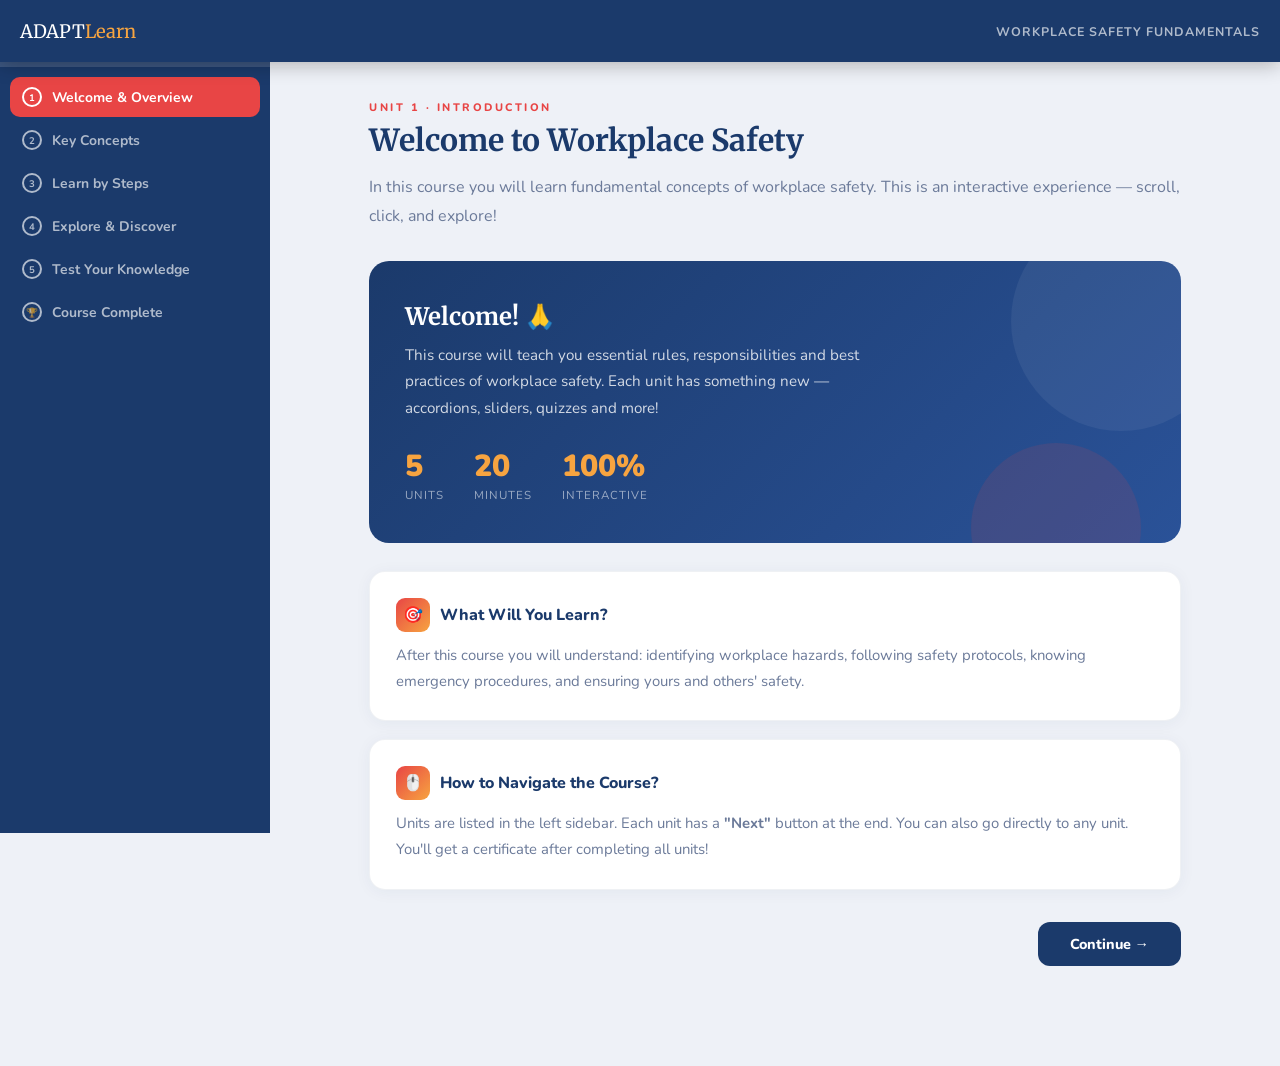
<file: Projects/adapt/adapt_course.html>
<!DOCTYPE html>
<html lang="en">
<head>
<meta charset="UTF-8"/>
<meta name="viewport" content="width=device-width, initial-scale=1.0"/>
<title>ADAPT Course Player – Workplace Safety</title>
<style>
@import url('https://fonts.googleapis.com/css2?family=Nunito:wght@300;400;600;700;800;900&family=Merriweather:wght@700;900&display=swap');

:root {
  --primary:#1b3a6b;
  --accent:#e84545;
  --accent2:#f7a440;
  --green:#27ae60;
  --bg:#eef1f7;
  --card:#fff;
  --text:#1b3a6b;
  --muted:#6b7a99;
  --navh:62px;
  --sidebar:270px;
}
*{box-sizing:border-box;margin:0;padding:0}
body{font-family:'Nunito',sans-serif;background:var(--bg);color:var(--text);min-height:100vh;overflow-x:hidden}

/* ── TOP NAV ── */
.nav{
  position:fixed;top:0;left:0;right:0;height:var(--navh);
  background:var(--primary);
  display:flex;align-items:center;padding:0 20px;gap:14px;
  z-index:200;box-shadow:0 2px 20px rgba(0,0,0,.3);
}
.nav .brand{font-family:'Merriweather',serif;color:#fff;font-size:1.15rem;flex:1}
.nav .brand span{color:var(--accent2)}
.nav .course-name{color:rgba(255,255,255,.65);font-size:.78rem;font-weight:700;text-transform:uppercase;letter-spacing:1px;display:none}
@media(min-width:640px){.nav .course-name{display:block}}
.hamburger{background:none;border:2px solid rgba(255,255,255,.3);border-radius:8px;cursor:pointer;padding:6px 8px;display:flex;flex-direction:column;gap:4px}
.hamburger span{display:block;width:20px;height:2px;background:#fff;border-radius:2px;transition:.3s}
@media(min-width:960px){.hamburger{display:none}}

/* progress */
.progress-strip{position:fixed;top:var(--navh);left:0;right:0;height:5px;background:rgba(255,255,255,.15);z-index:199}
.progress-fill{height:100%;background:linear-gradient(90deg,var(--accent),var(--accent2));transition:width .6s ease;border-radius:0 3px 3px 0}

/* ── LAYOUT ── */
.shell{display:flex;margin-top:calc(var(--navh)+5px);min-height:calc(100vh - var(--navh) - 5px)}

/* ── SIDEBAR ── */
.sidebar{
  width:var(--sidebar);flex-shrink:0;
  background:var(--primary);color:#fff;
  position:fixed;top:calc(var(--navh)+5px);bottom:0;left:0;
  overflow-y:auto;z-index:150;
  transform:translateX(-100%);transition:transform .35s ease;
}
.sidebar.open{transform:translateX(0)}
@media(min-width:960px){.sidebar{position:sticky;top:0;transform:none;height:calc(100vh - var(--navh) - 5px)}}
.sb-head{padding:22px 18px 10px;font-size:.68rem;text-transform:uppercase;letter-spacing:2px;color:var(--accent2);font-weight:800}
.sb-list{list-style:none;padding:30px 10px 30px}
.sb-item{margin-bottom:3px}
.sb-btn{
  width:100%;background:none;border:none;
  color:rgba(255,255,255,.65);
  padding:10px 12px;border-radius:10px;
  text-align:left;cursor:pointer;
  font-family:'Nunito',sans-serif;font-size:.87rem;font-weight:700;
  display:flex;align-items:center;gap:10px;transition:.2s;
}
.sb-btn:hover{background:rgba(255,255,255,.09);color:#fff}
.sb-btn.active{background:var(--accent);color:#fff}
.sb-btn.done{color:var(--green)}
.sb-btn .dot{
  width:20px;height:20px;border-radius:50%;border:2px solid currentColor;
  display:flex;align-items:center;justify-content:center;font-size:.6rem;flex-shrink:0;
}
.sb-btn.done .dot{background:var(--green);border-color:var(--green);color:#fff}

/* ── MAIN ── */
.main{flex:1;padding:100px 24px 100px;max-width:860px;margin:0 auto;width:100%}

/* ── PAGE TRANSITION ── */
.page{display:none}
.page.active{display:block;animation:rise .4s ease}
@keyframes rise{from{opacity:0;transform:translateY(20px)}to{opacity:1;transform:translateY(0)}}

/* ── TYPOGRAPHY ── */
.tag{font-size:.68rem;text-transform:uppercase;letter-spacing:2.5px;color:var(--accent);font-weight:800;margin-bottom:6px}
.ptitle{font-family:'Merriweather',serif;font-size:1.9rem;color:var(--primary);margin-bottom:14px;line-height:1.25}
.psubtitle{font-size:1rem;color:var(--muted);line-height:1.8;margin-bottom:30px}

/* ── HERO BANNER ── */
.hero{
  background:linear-gradient(135deg,var(--primary) 0%,#2a5298 100%);
  border-radius:20px;padding:40px 36px;color:#fff;margin-bottom:28px;
  position:relative;overflow:hidden;
}
.hero::before{content:'';position:absolute;right:-50px;top:-50px;width:220px;height:220px;border-radius:50%;background:rgba(255,255,255,.06)}
.hero::after{content:'';position:absolute;right:40px;bottom:-70px;width:170px;height:170px;border-radius:50%;background:rgba(232,69,69,.12)}
.hero h2{font-family:'Merriweather',serif;font-size:1.5rem;margin-bottom:10px;position:relative}
.hero p{color:rgba(255,255,255,.8);font-size:.95rem;line-height:1.75;max-width:500px;position:relative}
.hero-stats{display:flex;gap:30px;margin-top:24px;flex-wrap:wrap;position:relative}
.hstat .num{font-size:1.9rem;font-weight:900;color:var(--accent2)}
.hstat .lbl{font-size:.72rem;text-transform:uppercase;letter-spacing:1px;color:rgba(255,255,255,.55)}

/* ── CARD ── */
.card{
  background:var(--card);border-radius:16px;padding:26px;margin-bottom:18px;
  border:1px solid rgba(27,58,107,.07);box-shadow:0 2px 16px rgba(27,58,107,.05);
}
.card h3{font-size:1rem;font-weight:800;color:var(--primary);margin-bottom:10px;display:flex;align-items:center;gap:10px}
.card h3 .ico{width:34px;height:34px;border-radius:9px;background:linear-gradient(135deg,var(--accent),var(--accent2));display:flex;align-items:center;justify-content:center;font-size:1rem;flex-shrink:0}
.card p{color:var(--muted);font-size:.93rem;line-height:1.75}

/* ── ACCORDION ── */
.accordion{margin-bottom:18px}
.acc{background:var(--card);border-radius:14px;border:1px solid rgba(27,58,107,.08);margin-bottom:8px;overflow:hidden}
.acc-head{
  width:100%;background:none;border:none;cursor:pointer;
  padding:16px 18px;display:flex;align-items:center;justify-content:space-between;
  font-family:'Nunito',sans-serif;font-size:.93rem;font-weight:800;color:var(--primary);text-align:left;
}
.acc-head:hover{background:rgba(27,58,107,.04)}
.acc-head .arr{font-size:.8rem;color:var(--accent);transition:transform .3s}
.acc-head.open .arr{transform:rotate(180deg)}
.acc-body{max-height:0;overflow:hidden;transition:max-height .4s ease}
.acc-body.open{max-height:300px}
.acc-inner{padding:0 18px 18px;color:var(--muted);font-size:.9rem;line-height:1.75;border-top:1px solid rgba(27,58,107,.07)}

/* ── NARRATIVE / SLIDER ── */
.narrative{background:var(--card);border-radius:16px;border:1px solid rgba(27,58,107,.07);overflow:hidden;margin-bottom:18px;box-shadow:0 2px 16px rgba(27,58,107,.05)}
.narr-slides{display:flex;transition:transform .45s cubic-bezier(.4,0,.2,1)}
.narr-slide{min-width:100%;padding:32px}
.narr-slide h4{font-family:'Merriweather',serif;font-size:1.1rem;color:var(--primary);margin-bottom:10px}
.narr-slide p{color:var(--muted);font-size:.92rem;line-height:1.75}
.narr-slide .slide-img{
  width:100%;height:140px;border-radius:12px;margin-bottom:18px;
  display:flex;align-items:center;justify-content:center;font-size:3rem;
  background:linear-gradient(135deg,var(--primary),#2a5298);
}
.narr-controls{display:flex;align-items:center;justify-content:space-between;padding:14px 20px;border-top:1px solid rgba(27,58,107,.08);background:rgba(27,58,107,.03)}
.narr-btn{
  background:var(--primary);color:#fff;border:none;cursor:pointer;
  padding:8px 20px;border-radius:8px;font-family:'Nunito',sans-serif;font-weight:700;font-size:.85rem;
  transition:.2s;
}
.narr-btn:hover{background:var(--accent)}
.narr-btn:disabled{background:rgba(27,58,107,.2);cursor:not-allowed}
.narr-dots{display:flex;gap:7px}
.ndot{width:10px;height:10px;border-radius:50%;background:rgba(27,58,107,.2);cursor:pointer;transition:.2s}
.ndot.active{background:var(--accent);transform:scale(1.25)}

/* ── HOTSPOT ── */
.hotspot-wrap{background:var(--card);border-radius:16px;border:1px solid rgba(27,58,107,.07);padding:28px;margin-bottom:18px}
.hotspot-wrap h3{font-size:1rem;font-weight:800;color:var(--primary);margin-bottom:16px}
.hotspot-grid{display:grid;grid-template-columns:repeat(auto-fit,minmax(200px,1fr));gap:12px}
.hotspot-item{
  background:var(--bg);border-radius:12px;border:2px solid transparent;
  cursor:pointer;padding:18px;text-align:center;transition:.25s;position:relative;overflow:hidden;
}
.hotspot-item:hover{border-color:var(--accent);transform:translateY(-2px);box-shadow:0 6px 20px rgba(232,69,69,.15)}
.hotspot-item.revealed{border-color:var(--green);background:rgba(39,174,96,.05)}
.hotspot-item .hs-icon{font-size:2rem;margin-bottom:8px}
.hotspot-item .hs-title{font-weight:800;font-size:.9rem;color:var(--primary);margin-bottom:6px}
.hotspot-item .hs-body{font-size:.82rem;color:var(--muted);line-height:1.6;display:none}
.hotspot-item.revealed .hs-body{display:block}
.hotspot-item .reveal-hint{font-size:.72rem;color:var(--accent);font-weight:700;margin-top:6px}
.hotspot-item.revealed .reveal-hint{display:none}

/* ── MCQ QUIZ ── */
.quiz-wrap{background:var(--card);border-radius:16px;border:1px solid rgba(27,58,107,.07);padding:28px;margin-bottom:18px;box-shadow:0 2px 16px rgba(27,58,107,.05)}
.quiz-q{font-weight:800;font-size:1rem;color:var(--primary);margin-bottom:6px}
.quiz-hint{font-size:.82rem;color:var(--muted);margin-bottom:16px}
.quiz-opts{display:flex;flex-direction:column;gap:10px;margin-bottom:18px}
.qopt{
  background:var(--bg);border:2px solid transparent;border-radius:12px;
  padding:13px 16px;cursor:pointer;font-family:'Nunito',sans-serif;font-size:.9rem;
  font-weight:700;color:var(--text);display:flex;align-items:center;gap:12px;transition:.2s;text-align:left;
}
.qopt:hover{border-color:var(--primary);background:rgba(27,58,107,.05)}
.qopt.selected{border-color:var(--primary);background:rgba(27,58,107,.08)}
.qopt.correct{border-color:var(--green);background:rgba(39,174,96,.1);color:var(--green)}
.qopt.wrong{border-color:var(--accent);background:rgba(232,69,69,.08);color:var(--accent)}
.qopt .badge{
  width:26px;height:26px;border-radius:50%;border:2px solid currentColor;
  display:flex;align-items:center;justify-content:center;flex-shrink:0;font-size:.7rem;font-weight:900;
}
.quiz-feedback{padding:12px 16px;border-radius:10px;font-size:.88rem;font-weight:700;display:none;margin-bottom:12px}
.quiz-feedback.show{display:block}
.quiz-feedback.ok{background:rgba(39,174,96,.12);color:var(--green);border:1px solid rgba(39,174,96,.3)}
.quiz-feedback.nope{background:rgba(232,69,69,.1);color:var(--accent);border:1px solid rgba(232,69,69,.25)}
.quiz-submit{
  background:var(--primary);color:#fff;border:none;border-radius:10px;
  padding:11px 28px;font-family:'Nunito',sans-serif;font-weight:800;font-size:.9rem;
  cursor:pointer;transition:.2s;
}
.quiz-submit:hover{background:var(--accent)}
.quiz-submit:disabled{opacity:.4;cursor:not-allowed}
.quiz-retry{
  background:none;color:var(--accent);border:2px solid var(--accent);border-radius:10px;
  padding:9px 22px;font-family:'Nunito',sans-serif;font-weight:800;font-size:.88rem;
  cursor:pointer;margin-left:10px;transition:.2s;
}
.quiz-retry:hover{background:var(--accent);color:#fff}

/* ── COMPLETION ── */
.completion{
  background:linear-gradient(135deg,var(--primary),#1a6348);
  border-radius:20px;padding:48px 40px;color:#fff;text-align:center;
  position:relative;overflow:hidden;
}
.completion::before{content:'🎉';position:absolute;font-size:8rem;opacity:.07;top:-10px;right:-10px}
.completion .badge-circle{
  width:90px;height:90px;border-radius:50%;
  background:linear-gradient(135deg,var(--accent2),var(--accent));
  display:flex;align-items:center;justify-content:center;
  font-size:2.5rem;margin:0 auto 20px;
  box-shadow:0 8px 30px rgba(247,164,64,.4);
}
.completion h2{font-family:'Merriweather',serif;font-size:1.7rem;margin-bottom:12px}
.completion p{color:rgba(255,255,255,.8);line-height:1.75;max-width:420px;margin:0 auto 24px}
.cert-btn{
  background:#fff;color:var(--primary);border:none;border-radius:12px;
  padding:13px 36px;font-family:'Nunito',sans-serif;font-weight:900;font-size:.95rem;
  cursor:pointer;transition:.2s;
}
.cert-btn:hover{background:var(--accent2);color:#fff}

/* ── NEXT BTN ── */
.page-nav{display:flex;justify-content:flex-end;margin-top:32px;gap:12px}
.btn-next,.btn-prev{
  background:var(--primary);color:#fff;border:none;border-radius:12px;
  padding:12px 32px;font-family:'Nunito',sans-serif;font-weight:800;font-size:.9rem;
  cursor:pointer;transition:.2s;display:flex;align-items:center;gap:8px;
}
.btn-next:hover{background:var(--accent)}
.btn-prev{background:var(--bg);color:var(--primary);border:2px solid rgba(27,58,107,.15)}
.btn-prev:hover{background:rgba(27,58,107,.08)}

/* ── OVERLAY ── */
.overlay{position:fixed;inset:0;background:rgba(0,0,0,.4);z-index:140;display:none}
.overlay.show{display:block}

/* ── SCROLLBAR ── */
::-webkit-scrollbar{width:5px}
::-webkit-scrollbar-track{background:rgba(0,0,0,.05)}
::-webkit-scrollbar-thumb{background:rgba(27,58,107,.25);border-radius:3px}
</style>
</head>
<body>

<!-- TOP NAV -->
<nav class="nav">
  <button class="hamburger" onclick="toggleSidebar()" aria-label="Menu">
    <span></span><span></span><span></span>
  </button>
  <div class="brand">ADAPT<span>Learn</span></div>
  <div class="course-name">Workplace Safety Fundamentals</div>
</nav>

<!-- PROGRESS STRIP -->
<div class="progress-strip">
  <div class="progress-fill" id="progressFill" style="width:0%"></div>
</div>

<!-- OVERLAY (mobile sidebar close) -->
<div class="overlay" id="overlay" onclick="toggleSidebar()"></div>

<div class="shell">

  <!-- SIDEBAR -->
  <aside class="sidebar" id="sidebar">
    <div class="sb-head">📚 Course Units</div>
    <ul class="sb-list" id="menuList">
      <li class="sb-item"><button class="sb-btn active" onclick="goTo(0)" id="menu0"><span class="dot">1</span>Welcome & Overview</button></li>
      <li class="sb-item"><button class="sb-btn" onclick="goTo(1)" id="menu1"><span class="dot">2</span>Key Concepts</button></li>
      <li class="sb-item"><button class="sb-btn" onclick="goTo(2)" id="menu2"><span class="dot">3</span>Learn by Steps</button></li>
      <li class="sb-item"><button class="sb-btn" onclick="goTo(3)" id="menu3"><span class="dot">4</span>Explore & Discover</button></li>
      <li class="sb-item"><button class="sb-btn" onclick="goTo(4)" id="menu4"><span class="dot">5</span>Test Your Knowledge</button></li>
      <li class="sb-item"><button class="sb-btn" onclick="goTo(5)" id="menu5"><span class="dot">🏆</span>Course Complete</button></li>
    </ul>
  </aside>

  <!-- MAIN CONTENT -->
  <main class="main">

    <!-- PAGE 0: WELCOME -->
    <section class="page active" id="page0">
      <div class="tag">Unit 1 · Introduction</div>
      <h1 class="ptitle">Welcome to Workplace Safety</h1>
      <p class="psubtitle">In this course you will learn fundamental concepts of workplace safety. This is an interactive experience — scroll, click, and explore!</p>

      <div class="hero">
        <h2>Welcome! 🙏</h2>
        <p>This course will teach you essential rules, responsibilities and best practices of workplace safety. Each unit has something new — accordions, sliders, quizzes and more!</p>
        <div class="hero-stats">
          <div class="hstat"><div class="num">5</div><div class="lbl">Units</div></div>
          <div class="hstat"><div class="num">20</div><div class="lbl">Minutes</div></div>
          <div class="hstat"><div class="num">100%</div><div class="lbl">Interactive</div></div>
        </div>
      </div>

      <div class="card">
        <h3><span class="ico">🎯</span> What Will You Learn?</h3>
        <p>After this course you will understand: identifying workplace hazards, following safety protocols, knowing emergency procedures, and ensuring yours and others' safety.</p>
      </div>
      <div class="card">
        <h3><span class="ico">🖱️</span> How to Navigate the Course?</h3>
        <p>Units are listed in the left sidebar. Each unit has a <strong>"Next"</strong> button at the end. You can also go directly to any unit. You'll get a certificate after completing all units!</p>
      </div>

      <div class="page-nav">
        <button class="btn-next" onclick="nextPage(0)">Continue →</button>
      </div>
    </section>

    <!-- PAGE 1: KEY CONCEPTS (ACCORDION) -->
    <section class="page" id="page1">
      <div class="tag">Unit 2 · Key Concepts</div>
      <h1 class="ptitle">Types of Workplace Hazards</h1>
      <p class="psubtitle">Click the accordion items below to learn details about each type of hazard. This is ADAPT's <strong>Accordion Component</strong>.</p>

      <div class="accordion">
        <div class="acc">
          <button class="acc-head" onclick="toggleAcc(this)">
            ⚡ Physical Hazards <span class="arr">▼</span>
          </button>
          <div class="acc-body">
            <div class="acc-inner">Noise, vibration, extreme temperatures, radiation, and slipping/tripping are included in this category. These are the most common workplace hazards. They can be reduced by wearing PPE (Personal Protective Equipment) and maintaining safe walkways.</div>
          </div>
        </div>
        <div class="acc">
          <button class="acc-head" onclick="toggleAcc(this)">
            🧪 Chemical Hazards <span class="arr">▼</span>
          </button>
          <div class="acc-body">
            <div class="acc-inner">Toxic gases, corrosive liquids, flammable materials and carcinogens are included in chemical hazards. Always read SDS (Safety Data Sheet) and ensure proper storage. Get training before handling any chemical.</div>
          </div>
        </div>
        <div class="acc">
          <button class="acc-head" onclick="toggleAcc(this)">
            🦠 Biological Hazards <span class="arr">▼</span>
          </button>
          <div class="acc-body">
            <div class="acc-inner">Bacteria, viruses, fungi and parasites are biological hazards. These are more common in healthcare and food industries. Regular hand washing, proper sanitization and PPE use protect against biological hazards.</div>
          </div>
        </div>
        <div class="acc">
          <button class="acc-head" onclick="toggleAcc(this)">
            😰 Ergonomic Hazards <span class="arr">▼</span>
          </button>
          <div class="acc-body">
            <div class="acc-inner">Repetitive motion, poor posture, heavy lifting and uncomfortable workstations create ergonomic hazards. Adjustable chairs, keyboard placement and taking regular breaks help reduce these hazards. This is very important to prevent musculoskeletal disorders.</div>
          </div>
        </div>
        <div class="acc">
          <button class="acc-head" onclick="toggleAcc(this)">
            🧠 Psychosocial Hazards <span class="arr">▼</span>
          </button>
          <div class="acc-body">
            <div class="acc-inner">Work stress, bullying, harassment and workload imbalance are psychosocial hazards. Talking to HR, using counseling services and creating an open communication culture help manage these hazards.</div>
          </div>
        </div>
      </div>

      <div class="card">
        <h3><span class="ico">💡</span>Remember</h3>
        <p>Hazard ≠ Risk. <strong>Hazard</strong> is something that can cause harm. <strong>Risk</strong> is the probability of that harm occurring. Identifying hazards is the first step, risk assessment comes after.</p>
      </div>

      <div class="page-nav">
        <button class="btn-prev" onclick="prevPage(1)">← Back</button>
        <button class="btn-next" onclick="nextPage(1)">Continue →</button>
      </div>
    </section>

    <!-- PAGE 2: NARRATIVE / SLIDER -->
    <section class="page" id="page2">
      <div class="tag">Unit 3 · Step-by-Step</div>
      <h1 class="ptitle">Emergency Response Steps</h1>
      <p class="psubtitle">Navigate the slides using arrows. This is ADAPT's <strong>Narrative Component</strong> — it shows steps one after another.</p>

      <div class="narrative">
        <div class="narr-slides" id="narrSlides">

          <!-- Slide 1 -->
          <div class="narr-slide">
            <div class="slide-img">🚨</div>
            <h4>Step 1: Assess the Situation</h4>
            <p>In any emergency, first check the safety of yourself and others. Don't panic. Determine if the scene is safe or not. If the scene is unsafe, stay away and call the authorities. Before taking any action, pause for a second and think.</p>
          </div>

          <!-- Slide 2 -->
          <div class="narr-slide">
            <div class="slide-img">📞</div>
            <h4>Step 2: Alert & Call for Help</h4>
            <p>Call emergency services immediately (112 or company helpline). Clearly state your name, location and situation. Stay on the phone until the operator says you can hang up. Also alert a colleague.</p>
          </div>

          <!-- Slide 3 -->
          <div class="narr-slide">
            <div class="slide-img">🚑</div>
            <h4>Step 3: First Aid (If Trained)</h4>
            <p>If you are trained in first aid, provide basic help. Control bleeding, perform CPR if needed. Don't move anyone forcefully — especially if spinal injury is suspected. You should know the location of the first aid kit beforehand.</p>
          </div>

          <!-- Slide 4 -->
          <div class="narr-slide">
            <div class="slide-img">🏃</div>
            <h4>Step 4: Evacuate if Needed</h4>
            <p>In case of fire or gas leak, evacuate the building immediately. Use emergency exits — don't use the lift. Go to the muster point and report attendance. Report to your supervisor or safety officer. Don't leave anyone behind.</p>
          </div>

          <!-- Slide 5 -->
          <div class="narr-slide">
            <div class="slide-img">📝</div>
            <h4>Step 5: Report & Document</h4>
            <p>Every incident — no matter how small — must be reported. Fill out the incident report form, write the date/time/location and note the names of witnesses. This helps prevent similar accidents in the future and is also a legal requirement.</p>
          </div>

        </div>
        <div class="narr-controls">
          <button class="narr-btn" id="prevSlide" onclick="changeSlide(-1)" disabled>← Previous</button>
          <div class="narr-dots" id="narrDots"></div>
          <button class="narr-btn" id="nextSlide" onclick="changeSlide(1)">Next →</button>
        </div>
      </div>

      <div class="page-nav">
        <button class="btn-prev" onclick="prevPage(2)">← Back</button>
        <button class="btn-next" onclick="nextPage(2)">Continue →</button>
      </div>
    </section>

    <!-- PAGE 3: HOTSPOT / REVEAL -->
    <section class="page" id="page3">
      <div class="tag">Unit 4 · Explore</div>
      <h1 class="ptitle">Safety Equipment Explorer</h1>
      <p class="psubtitle">Click on each item and details will be revealed. This is ADAPT's <strong>Hotspot / Reveal Component</strong> — click to learn!</p>

      <div class="hotspot-wrap">
        <h3>🖱️ Click on any item</h3>
        <div class="hotspot-grid">
          <div class="hotspot-item" onclick="revealHotspot(this)">
            <div class="hs-icon">⛑️</div>
            <div class="hs-title">Safety Helmet</div>
            <div class="hs-body">Protects the head from falling objects and impact. Mandatory on construction sites. Use only ISI/ANSI certified helmets. Replace if damaged.</div>
            <div class="reveal-hint">👆 Click to reveal</div>
          </div>
          <div class="hotspot-item" onclick="revealHotspot(this)">
            <div class="hs-icon">🥽</div>
            <div class="hs-title">Safety Goggles</div>
            <div class="hs-body">Protect eyes from chemicals, dust, and flying particles. Goggles with side shields provide better protection. Contact lens users should definitely wear them.</div>
            <div class="reveal-hint">👆 Click to reveal</div>
          </div>
          <div class="hotspot-item" onclick="revealHotspot(this)">
            <div class="hs-icon">🧤</div>
            <div class="hs-title">Safety Gloves</div>
            <div class="hs-body">Protect hands from cuts, burns, chemicals and vibration. Select gloves based on the type of hazard — chemical resistant, cut resistant, or thermal gloves.</div>
            <div class="reveal-hint">👆 Click to reveal</div>
          </div>
          <div class="hotspot-item" onclick="revealHotspot(this)">
            <div class="hs-icon">👢</div>
            <div class="hs-title">Safety Boots</div>
            <div class="hs-body">Steel toe boots protect feet from heavy objects. Anti-slip soles prevent slipping. Insulated boots are required in areas with electrical hazards.</div>
            <div class="reveal-hint">👆 Click to reveal</div>
          </div>
          <div class="hotspot-item" onclick="revealHotspot(this)">
            <div class="hs-icon">😷</div>
            <div class="hs-title">Respirator Mask</div>
            <div class="hs-body">Protects the respiratory system from dust, fumes, and harmful gases. N95 mask filters fine particles. Do a proper fit test — gaps compromise protection.</div>
            <div class="reveal-hint">👆 Click to reveal</div>
          </div>
          <div class="hotspot-item" onclick="revealHotspot(this)">
            <div class="hs-icon">🦺</div>
            <div class="hs-title">High-Vis Vest</div>
            <div class="hs-body">Keeps workers visible in road construction and low-light areas. Use ANSI Class 2 or 3 vests in traffic areas. Don't use damaged or dirty vests.</div>
            <div class="reveal-hint">👆 Click to reveal</div>
          </div>
        </div>
      </div>

      <div class="card">
        <h3><span class="ico">✅</span> Reveal Everything!</h3>
        <p>Explore all 6 items. Just wearing PPE is not enough — you must wear the right PPE, in the right size, and in the right way. Regular inspection and maintenance are also necessary.</p>
      </div>

      <div class="page-nav">
        <button class="btn-prev" onclick="prevPage(3)">← Back</button>
        <button class="btn-next" onclick="nextPage(3)">Continue →</button>
      </div>
    </section>

    <!-- PAGE 4: MCQ QUIZ -->
    <section class="page" id="page4">
      <div class="tag">Unit 5 · Assessment</div>
      <h1 class="ptitle">Test Your Knowledge</h1>
      <p class="psubtitle">Test what you've learned! This is ADAPT's <strong>MCQ Component</strong>. Choose the correct answer and submit.</p>

      <!-- Q1 -->
      <div class="quiz-wrap">
        <div class="quiz-q">Q1. What should be the first step in any emergency?</div>
        <div class="quiz-hint">Select one option and then submit</div>
        <div class="quiz-opts" id="q1opts">
          <button class="qopt" onclick="selectOpt(this,'q1')"><span class="badge">A</span>Start helping the victim immediately</button>
          <button class="qopt" onclick="selectOpt(this,'q1')"><span class="badge">B</span>Assess the safety of the scene</button>
          <button class="qopt" onclick="selectOpt(this,'q1')"><span class="badge">C</span>Take photos for social media</button>
          <button class="qopt" onclick="selectOpt(this,'q1')"><span class="badge">D</span>Wait for supervisor</button>
        </div>
        <div class="quiz-feedback" id="q1fb"></div>
        <button class="quiz-submit" id="q1sub" onclick="checkAnswer('q1',1,'B','✅ Absolutely correct! Assessing scene safety first is necessary. Your safety comes first.','❌ No. Don't panic — first check the scene safety, then help.')">Submit</button>
        <button class="quiz-retry" id="q1retry" style="display:none" onclick="resetQ('q1',4)">↺ Retry</button>
      </div>

      <!-- Q2 -->
      <div class="quiz-wrap">
        <div class="quiz-q">Q2. What is the full form of PPE?</div>
        <div class="quiz-hint">Select the correct option</div>
        <div class="quiz-opts" id="q2opts">
          <button class="qopt" onclick="selectOpt(this,'q2')"><span class="badge">A</span>Public Protection Equipment</button>
          <button class="qopt" onclick="selectOpt(this,'q2')"><span class="badge">B</span>Personal Protective Equipment</button>
          <button class="qopt" onclick="selectOpt(this,'q2')"><span class="badge">C</span>Private Professional Ensemble</button>
          <button class="qopt" onclick="selectOpt(this,'q2')"><span class="badge">D</span>Protective Performance Evaluation</button>
        </div>
        <div class="quiz-feedback" id="q2fb"></div>
        <button class="quiz-submit" id="q2sub" onclick="checkAnswer('q2',1,'B','✅ Correct! Personal Protective Equipment — all the items that protect your body from hazards.','❌ No. The correct answer is Personal Protective Equipment — like helmets, gloves, goggles etc.')">Submit</button>
        <button class="quiz-retry" id="q2retry" style="display:none" onclick="resetQ('q2',4)">↺ Retry</button>
      </div>

      <!-- Q3 -->
      <div class="quiz-wrap">
        <div class="quiz-q">Q3. What should you use to leave the building in a fire emergency?</div>
        <div class="quiz-hint">Think carefully!</div>
        <div class="quiz-opts" id="q3opts">
          <button class="qopt" onclick="selectOpt(this,'q3')"><span class="badge">A</span>Lift / Elevator</button>
          <button class="qopt" onclick="selectOpt(this,'q3')"><span class="badge">B</span>Emergency Exit Stairs</button>
          <button class="qopt" onclick="selectOpt(this,'q3')"><span class="badge">C</span>Jump out of the window</button>
          <button class="qopt" onclick="selectOpt(this,'q3')"><span class="badge">D</span>Wait for the fire to end</button>
        </div>
        <div class="quiz-feedback" id="q3fb"></div>
        <button class="quiz-submit" id="q3sub" onclick="checkAnswer('q3',1,'B','✅ Excellent! Always use emergency stairs. In a fire, elevators can stop and trap you.','❌ Wrong. Never use lifts in a fire emergency — Emergency Exit Stairs are the safe option.')">Submit</button>
        <button class="quiz-retry" id="q3retry" style="display:none" onclick="resetQ('q3',4)">↺ Retry</button>
      </div>

      <div id="quizDoneMsg" style="display:none" class="card">
        <h3><span class="ico">🎉</span>Quiz Complete!</h3>
        <p>Great! You've attempted all questions. Now continue to complete the course and receive your certificate!</p>
      </div>

      <div class="page-nav">
        <button class="btn-prev" onclick="prevPage(4)">← Back</button>
        <button class="btn-next" id="finishBtn" onclick="nextPage(4)">Finish Course 🏆</button>
      </div>
    </section>

    <!-- PAGE 5: COMPLETION -->
    <section class="page" id="page5">
      <div class="tag">🏆 Course Complete</div>
      <h1 class="ptitle">Congratulations!</h1>
      <p class="psubtitle">You have successfully completed the Workplace Safety Fundamentals course!</p>

      <div class="completion">
        <div class="badge-circle">🏅</div>
        <h2>Course Completed!</h2>
        <p>You have completed all 5 units. You are now fully trained in workplace hazards, PPE, emergency response and safety protocols.</p>
        <button class="cert-btn" onclick="printCert()">🖨️ Print Certificate</button>
      </div>

      <div style="margin-top:24px;display:grid;grid-template-columns:repeat(auto-fit,minmax(180px,1fr));gap:16px">
        <div class="card" style="text-align:center">
          <div style="font-size:2rem;margin-bottom:8px">📚</div>
          <div style="font-weight:800;font-size:1.1rem;color:var(--primary)">5 / 5</div>
          <div style="font-size:.8rem;color:var(--muted)">Units Complete</div>
        </div>
        <div class="card" style="text-align:center">
          <div style="font-size:2rem;margin-bottom:8px">✅</div>
          <div style="font-weight:800;font-size:1.1rem;color:var(--primary)">100%</div>
          <div style="font-size:.8rem;color:var(--muted)">Progress</div>
        </div>
        <div class="card" style="text-align:center">
          <div style="font-size:2rem;margin-bottom:8px">🎯</div>
          <div style="font-weight:800;font-size:1.1rem;color:var(--primary)" id="quizScore">Quiz Complete</div>
          <div style="font-size:.8rem;color:var(--muted)">Assessment</div>
        </div>
      </div>

      <div class="page-nav" style="justify-content:center;margin-top:28px">
        <button class="btn-prev" onclick="goTo(0)">🔄 Restart Course</button>
      </div>
    </section>

  </main>
</div>

<script>
// ── STATE ──
let current = 0;
const total = 6;
const completed = new Array(total).fill(false);
let narrCurrent = 0;
const narrTotal = 5;

// Quiz tracking
const quizAnswered = {q1:false, q2:false, q3:false};
const quizCorrect  = {q1:false, q2:false, q3:false};

// ── SIDEBAR TOGGLE ──
function toggleSidebar(){
  document.getElementById('sidebar').classList.toggle('open');
  document.getElementById('overlay').classList.toggle('show');
}

// ── NAVIGATION ──
function goTo(idx){
  document.getElementById('page'+current).classList.remove('active');
  document.getElementById('menu'+current).classList.remove('active');
  current = idx;
  document.getElementById('page'+current).classList.add('active');
  document.getElementById('menu'+current).classList.add('active');
  updateProgress();
  window.scrollTo({top:0,behavior:'smooth'});
  // close sidebar on mobile
  document.getElementById('sidebar').classList.remove('open');
  document.getElementById('overlay').classList.remove('show');
}

function nextPage(from){
  completed[from] = true;
  markDone(from);
  if(from < total-1) goTo(from+1);
  // check quiz done
  if(from===4) checkQuizAllDone();
}

function prevPage(from){
  if(from > 0) goTo(from-1);
}

function markDone(idx){
  const btn = document.getElementById('menu'+idx);
  btn.classList.add('done');
  btn.querySelector('.dot').textContent = '✓';
}

function updateProgress(){
  const done = completed.filter(Boolean).length;
  const pct = Math.round((done / (total-1)) * 100);
  document.getElementById('progressFill').style.width = pct+'%';
}

// ── ACCORDION ──
function toggleAcc(btn){
  const body = btn.nextElementSibling;
  const isOpen = body.classList.contains('open');
  // close all
  document.querySelectorAll('.acc-body').forEach(b=>b.classList.remove('open'));
  document.querySelectorAll('.acc-head').forEach(b=>b.classList.remove('open'));
  if(!isOpen){
    body.classList.add('open');
    btn.classList.add('open');
  }
}

// ── NARRATIVE SLIDER ──
function initNarr(){
  const dots = document.getElementById('narrDots');
  dots.innerHTML='';
  for(let i=0;i<narrTotal;i++){
    const d=document.createElement('div');
    d.className='ndot'+(i===0?' active':'');
    d.onclick=()=>jumpSlide(i);
    dots.appendChild(d);
  }
}

function changeSlide(dir){
  narrCurrent = Math.max(0,Math.min(narrTotal-1, narrCurrent+dir));
  applySlide();
}

function jumpSlide(idx){
  narrCurrent=idx;
  applySlide();
}

function applySlide(){
  document.getElementById('narrSlides').style.transform=`translateX(-${narrCurrent*100}%)`;
  document.getElementById('prevSlide').disabled = narrCurrent===0;
  document.getElementById('nextSlide').disabled = narrCurrent===narrTotal-1;
  document.querySelectorAll('.ndot').forEach((d,i)=>d.classList.toggle('active',i===narrCurrent));
}

// ── HOTSPOT ──
function revealHotspot(el){
  el.classList.toggle('revealed');
}

// ── MCQ ──
function selectOpt(btn, qid){
  document.querySelectorAll('#'+qid+'opts .qopt').forEach(b=>{
    b.classList.remove('selected');
  });
  btn.classList.add('selected');
}

function checkAnswer(qid, tries, correct, okMsg, nopeMsg){
  const opts = document.querySelectorAll('#'+qid+'opts .qopt');
  const selected = document.querySelector('#'+qid+'opts .qopt.selected');
  const fb = document.getElementById(qid+'fb');
  const sub = document.getElementById(qid+'sub');
  const retry = document.getElementById(qid+'retry');

  if(!selected){alert('Please select an option first!');return;}

  const letters=['A','B','C','D'];
  const sel = letters[Array.from(opts).indexOf(selected)];
  quizAnswered[qid] = true;

  if(sel===correct){
    selected.classList.add('correct');
    fb.className='quiz-feedback show ok';
    fb.textContent=okMsg;
    quizCorrect[qid]=true;
  } else {
    selected.classList.add('wrong');
    opts.forEach((b,i)=>{ if(letters[i]===correct) b.classList.add('correct'); });
    fb.className='quiz-feedback show nope';
    fb.textContent=nopeMsg;
    retry.style.display='inline-block';
  }
  sub.disabled=true;
  opts.forEach(b=>b.onclick=null);
  checkQuizAllDone();
}

function resetQ(qid, n){
  const opts=document.querySelectorAll('#'+qid+'opts .qopt');
  opts.forEach((b,i)=>{
    b.className='qopt';
    const letters=['A','B','C','D'];
    b.onclick=()=>selectOpt(b,qid);
  });
  document.getElementById(qid+'fb').className='quiz-feedback';
  document.getElementById(qid+'sub').disabled=false;
  document.getElementById(qid+'retry').style.display='none';
  quizAnswered[qid]=false;
  quizCorrect[qid]=false;
}

function checkQuizAllDone(){
  if(quizAnswered.q1&&quizAnswered.q2&&quizAnswered.q3){
    document.getElementById('quizDoneMsg').style.display='block';
    const score = [quizCorrect.q1,quizCorrect.q2,quizCorrect.q3].filter(Boolean).length;
    document.getElementById('quizScore').textContent = score+'/3 Correct';
  }
}

// ── CERTIFICATE PRINT ──
function printCert(){
  const win=window.open('','_blank');
  win.document.write(`<!DOCTYPE html><html><head><title>Certificate</title>
  <style>
    body{font-family:Georgia,serif;text-align:center;padding:60px 40px;background:#fff;color:#1b3a6b}
    h1{font-size:2.5rem;margin-bottom:10px;color:#1b3a6b}
    h2{font-size:1.4rem;color:#e84545;margin-bottom:30px}
    .border{border:8px double #1b3a6b;padding:60px;display:inline-block;width:90%;max-width:700px}
    .date{color:#6b7a99;font-size:.9rem;margin-top:20px}
    .badge{font-size:4rem;margin-bottom:20px}
    p{font-size:1.1rem;line-height:1.8;color:#333}
  </style></head><body>
  <div class="border">
    <div class="badge">🏅</div>
    <h1>Certificate of Completion</h1>
    <h2>Workplace Safety Fundamentals</h2>
    <p>This is to certify that</p>
    <h2 style="font-size:1.8rem;color:#1b3a6b">Course Participant</h2>
    <p>has successfully completed the <strong>Workplace Safety Fundamentals</strong> course.<br><br>
    All 5 units and interactive assessments<br>
    have been successfully completed.</p>
    <div class="date">Completion Date: ${new Date().toLocaleDateString('en-IN',{year:'numeric',month:'long',day:'numeric'})}</div>
    <br>
    <div style="font-size:.8rem;color:#aaa;margin-top:20px">ADAPTLearn eLearning Platform</div>
  </div>
  </body></html>`);
  win.document.close();
  setTimeout(()=>win.print(),500);
}

// ── INIT ──
initNarr();
</script>
</body>
</html>
</file>
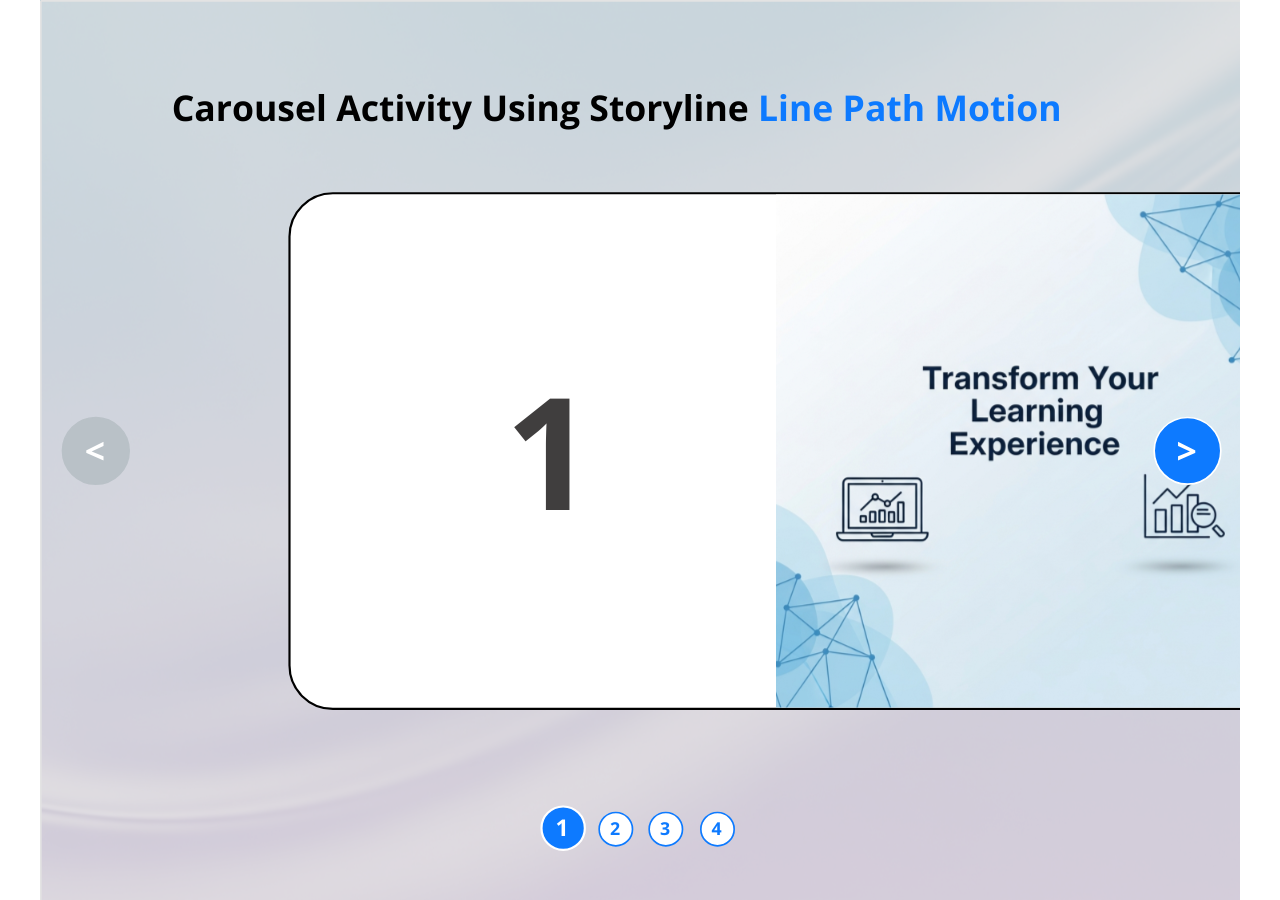
<file: Projects/Carousel Activity Using Storyline Line Path Motion 1/story.html>
﻿<!doctype html>
<html lang="en-US">
<head>
  <meta charset="utf-8">
  <!-- Created using Storyline 360 x64 - http://www.articulate.com  -->
  <!-- version: 3.116.36838.0 -->
  <title>Carousel Activity Using Storyline Line Path Motion 1</title>
  <meta http-equiv="x-ua-compatible" content="IE=edge"/>
  <meta name="viewport" content="width=device-width,initial-scale=1,user-scalable=no,shrink-to-fit=no,minimal-ui"/>
  <meta name="apple-mobile-web-app-capable" content="yes"/>
  <style>
    html, body { height: 100%; padding: 0; margin: 0 }
    #app { height: 100%; width: 100%; }
  </style>

  <script>
    window.DS = {};
    window.globals = {
      DATA_PATH_BASE: '',
      HAS_FRAME: true,
      HAS_SLIDE: true,

      lmsPresent: false,
      tinCanPresent: false,
      cmi5Present: false,
      aoSupport: false,
      scale: 'Scaled',
      captureRc: false,
      browserSize: 'optimal',
      bgColor: '#FFFFFF',
      features: 'DropInBase,JsInteractions,PlayerMemoryEnhancements,PlayerSizeOption,SlideLevelScale',
      themeName: 'unified',
      preloaderColor: '#8C8C8C',
      suppressAnalytics: false,
      productChannel: 'stable',
      publishSource: 'storyline',
      aid: 'auth0|594950f0f09bbd3036f30d2b',
      cid: '0b04ba85-99c1-4766-b658-d362d3f15e22',
      playerVersion: '3.116.36838.0',
      publishTimestamp: '2026-05-11T09:10:52.6734230Z',
      maxIosVideoElements: 10,
      connectionSettings: { message: 'You%20are%20offline.%20Trying%20to%20reconnect...', useDarkTheme: true, mode: 'disabled' },
      hasFeature: function(feature) {
        return this.features.split(',').includes(feature);
      },
      
      parseParams: function(qs) {
        if (window.globals.parsedParams != null) {
          return window.globals.parsedParams;
        }
        qs = (qs || window.location.search.substr(1)).split('+').join(' ');
        var params = {},
            tokens,
            re = /[?&]?([^=]+)=([^&]*)/g;

        while (tokens = re.exec(qs)) {
          params[decodeURIComponent(tokens[1]).trim()] =
            decodeURIComponent(tokens[2]).trim();
        }
        window.globals.parsedParams = params;
        return params;
      }

    };

    if (window.flagsUnderTest != null) {
      window.globals.features = window.flagsUnderTest.reduce((accum, feature) => {
        if (!accum.includes(feature)) {
          accum.push(feature);
        }
        return accum;
      }, window.globals.features.split(',')).join();
    }
  </script>
  <script>
    var isIe11 = ('ActiveXObject' in window || window.MSBlobBuilder != null)
      && window.msCrypto != null && !window.ActiveXObject;
    if (isIe11) {
      window.globals.unsupportedBrowser = true;
      document.write(atob('[base64]'));
    }
  </script>

  <script>
    if (window.globals.hasFeature('Localization')) {
      
      
    }
  </script>

  
  
  <script>window.THREE = { };</script>
  
</head>
<body style="background: #FFFFFF" class="cs-HTML theme-unified">
  <!-- 360 -->
  <script>!function(){var e,i=/iPhone/i,o=/iPod/i,n=/iPad/i,t=/\biOS-universal(?:.+)Mac\b/i,r=/\bAndroid(?:.+)Mobile\b/i,a=/Android/i,d=/(?:SD4930UR|\bSilk(?:.+)Mobile\b)/i,p=/Silk/i,l=/Windows Phone/i,u=/\bWindows(?:.+)ARM\b/i,b=/BlackBerry/i,s=/BB10/i,c=/Opera Mini/i,f=/\b(CriOS|Chrome)(?:.+)Mobile/i,h=/Mobile(?:.+)Firefox\b/i,v=function(e){return void 0!==e&&"MacIntel"===e.platform&&"number"==typeof e.maxTouchPoints&&e.maxTouchPoints>1&&"undefined"==typeof MSStream};e=function(e){var m={userAgent:"",platform:"",maxTouchPoints:0};e||"undefined"==typeof navigator?"string"==typeof e?m.userAgent=e:e&&e.userAgent&&(m={userAgent:e.userAgent,platform:e.platform,maxTouchPoints:e.maxTouchPoints||0}):m={userAgent:navigator.userAgent,platform:navigator.platform,maxTouchPoints:navigator.maxTouchPoints||0};var g=m.userAgent,y=g.split("[FBAN");void 0!==y[1]&&(g=y[0]),void 0!==(y=g.split("Twitter"))[1]&&(g=y[0]);var A=function(e){return function(i){return i.test(e)}}(g),w={apple:{phone:A(i)&&!A(l),ipod:A(o),tablet:!A(i)&&(A(n)||v(m))&&!A(l),universal:A(t),device:(A(i)||A(o)||A(n)||A(t)||v(m))&&!A(l)},amazon:{phone:A(d),tablet:!A(d)&&A(p),device:A(d)||A(p)},android:{phone:!A(l)&&A(d)||!A(l)&&A(r),tablet:!A(l)&&!A(d)&&!A(r)&&(A(p)||A(a)),device:!A(l)&&(A(d)||A(p)||A(r)||A(a))||A(/\bokhttp\b/i)},windows:{phone:A(l),tablet:A(u),device:A(l)||A(u)},other:{blackberry:A(b),blackberry10:A(s),opera:A(c),firefox:A(h),chrome:A(f),device:A(b)||A(s)||A(c)||A(h)||A(f)},any:!1,phone:!1,tablet:!1};return w.any=w.apple.device||w.android.device||w.windows.device||w.other.device,w.phone=w.apple.phone||w.android.phone||w.windows.phone,w.tablet=w.apple.tablet||w.android.tablet||w.windows.tablet,w}(),"object"==typeof exports&&"undefined"!=typeof module?module.exports=e:"function"==typeof define&&define.amd?define((function(){return e})):this.isMobile=e}();
    window.isMobile.apple.tablet = window.isMobile.apple.tablet ||
      (navigator.platform === 'MacIntel' && navigator.maxTouchPoints > 1);
    window.isMobile.apple.device = window.isMobile.apple.device || window.isMobile.apple.tablet;
    window.isMobile.tablet = window.isMobile.tablet || window.isMobile.apple.tablet;
    window.isMobile.any = window.isMobile.any || window.isMobile.apple.tablet;
  </script>

  <div id="focus-sink" tabindex="-1"></div>

  <div id="preso"></div>
  <script>
    (function() {

      var classTypes = [ 'desktop', 'mobile', 'phone', 'tablet' ];

      var addDeviceClasses = function(prefix, testObj) {
        var curr, i;
        for (i = 0; i < classTypes.length; i++) {
          curr = classTypes[i];
          if (testObj[curr]) {
            document.body.classList.add(prefix + curr);
          }
        }
      };

      var params = window.globals.parseParams(),
          isDevicePreview = params.devicepreview === '1',
          isPhoneOverride = params.deviceType === 'phone' || (isDevicePreview && params.phone == '1'),
          isTabletOverride = (params.deviceType === 'tablet' || isDevicePreview) && !isPhoneOverride,
          isMobileOverride = isPhoneOverride || isTabletOverride;

      var deviceView = {
        desktop: !window.isMobile.any && !isMobileOverride,
        mobile: window.isMobile.any || isMobileOverride,
        phone: isPhoneOverride || (window.isMobile.phone && !isTabletOverride),
        tablet: isTabletOverride || window.isMobile.tablet
      };

      window.globals.deviceView = deviceView;
      window.isMobile.desktop = !window.isMobile.any;
      window.isMobile.mobile = window.isMobile.any;

      addDeviceClasses('view-', deviceView);

    })();
  </script>
  
  <script src='story_content/triggers.js' type=text/javascript></script>
<script src='story_content/user.js' type=text/javascript></script>
  <div class="slide-loader"></div>

  <script>
    var doc = document, loader = doc.body.querySelector('.slide-loader'); [ 1, 2, 3 ].forEach(function(n) { var d = doc.createElement('div'); d.style.backgroundColor = window.globals.preloaderColor; d.classList.add('mobile-loader-dot'); d.classList.add('dot' + n); loader.appendChild(d); });
  </script>

  <div class="mobile-load-title-overlay" style="display: none">
    <div class="mobile-load-title">Carousel Activity Using Storyline Line Path Motion 1</div>
  </div>

  <div class="mobile-chrome-warning"></div>

  
<style>
  .warn-connection-dialog {
    display: none;
    background: transparent;
    pointer-events: all;
    position: fixed;
    left: 0;
    top: 0;
    width: 100%;
    height: 100%;
    z-index: 999;
  }

  .warn-connection-content {
    pointer-events: all;
    border-radius: 4px;
    background: white;
    border: 1px solid #E7E7E7;
    color: #333333;
    box-shadow: 0 2px 4px rgba(0, 0, 0, 0.25);
    transition: all 150ms ease-out;
    position: absolute;
    white-space: nowrap;
  }

  .view-phone.is-landscape .warn-connection-content {
    left: 23px;
    bottom: 23px;
  }

  .view-tablet.is-landscape .warn-connection-content {
    left: 50%;
    top: 20px;
    transform: translateX(-50%);
  }

  .view-mobile.is-portrait .warn-connection-content {
    transform: translate(-50%, calc(-100% - 15px));
  }

  .warn-connection-content p {
    display: inline-block;
    margin: 0 8px 0 0;
    line-height: 33px;
    font-size: 11px;
  }

  .warn-connection-content svg {
    position: relative;
    vertical-align: middle;
    margin: 0 2px 2px 8px;
  }

  .view-desktop .warn-connection-content {
    left: 1.5em;
    bottom: 1.5em;
  }

  .view-desktop .warn-connection-content p {
    font-size: 1.1em;
  }

  .is-offline .warn-connection-dialog {
    display: block;
  }

  .is-offline .cs-panel * {
    pointer-events: none !important;
  }

  .is-offline .cs-panel {
    pointer-events: all !important;
  }

  .is-offline #nav-controls * {
    pointer-events: none !important;
  }

  .is-offline #nav-controls {
    pointer-events: all !important;
  }
</style>

<div class="warn-connection-dialog" role="alertdialog" aria-modal="true" tabindex="0" aria-labelledby="warn-connection-message">
  <div class="warn-connection-content">
    <svg width="17" height="15" viewBox="0 0 17 15" xmlns="http://www.w3.org/2000/svg">
      <path fill="#8F0000" stroke="white" d="M16.07,12.98 L15.88,12.23 L9.51,1.21 C8.97,0.26,7.6,0.26,7.06,1.21 L0.69,12.23 C0.15,13.16,0.81,14.36,1.91,14.36 H14.65 C15.47,14.36,16.05,13.7,16.07,12.98 Z"/>
      <path fill="white" stroke="white" d="M8.58,5.5 C8.35,5.28,8.5,5.35,8.21,5.32 C8.09,5.35,7.97,5.49,7.96,5.67 C7.97,5.79,7.98,5.92,7.98,6.04 L7.98,6.04 C7.99,6.17,8,6.31,8.01,6.43 L8.01,6.44 C8.03,6.92,8.06,7.41,8.09,7.9 L8.09,7.9 C8.12,8.39,8.14,8.88,8.17,9.37 C8.17,9.39,8.18,9.42,8.2,9.44 C8.23,9.46,8.25,9.47,8.28,9.47 C8.31,9.47,8.34,9.46,8.35,9.44 C8.37,9.43,8.38,9.4,8.39,9.35 L8.39,9.34 C8.39,9.24,8.4,9.15,8.4,9.05 L8.4,9.05 C8.41,8.96,8.41,8.86,8.42,8.75 C8.43,8.44,8.45,8.12,8.47,7.81 L8.47,7.81 C8.49,7.49,8.51,7.18,8.53,6.87 C8.55,6.46,8.56,6.05,8.59,5.64 L8.6,5.62 C8.6,5.57,8.59,5.53,8.58,5.5 L8.21,5.32 Z"/>
      <circle fill="white" stroke="white" cx="8.3" cy="11.35" r="0.3"/>
    </svg>
    <p id="warn-connection-message">You are offline. Trying to reconnect...</p>
  </div>
</div>

<script>
  (function() {
    window.DS.connection = {
      warningShown: false,
      assets: {},
      loadingAssetGroup: false,
      retryDelay: 500
    };

    var connectionSettings = window.globals.connectionSettings || {};

    var useConnectionMessages = window.AbortController != null &&
      window.location.protocol != 'file:' &&
      connectionSettings.mode === 'normal';

    window.DS.connection.useConnectionMessages = useConnectionMessages;

    var assetCount = 0;
    var checkLoadedId;


    if (useConnectionMessages && connectionSettings != null) {
      var contentEl = document.querySelector('.warn-connection-content');
      var messageEl = contentEl.querySelector('p');

      if (connectionSettings.useDarkTheme) {
        contentEl.style.borderColor = '#BABBBA';
        contentEl.style.backgroundColor = '#282828';
        contentEl.style.color = '#FFFFFF';
      }

      if (connectionSettings.message != null) {
        messageEl.textContent = window.decodeURIComponent(connectionSettings.message);
      }
    }

    function checkAssetsReady() {
      for (var i in DS.connection.assets) {
        if (!DS.connection.assets[i].success) {
          return false;
        }
      }
      return true;
    }

    function stopAssetGroup() {
      if (!useConnectionMessages) { return; }

      assetCount = 0;

      DS.connection.oldAssetGroup = DS.connection.assets;
      DS.connection.assets = {};
      DS.connection.loadingAssetGroup = false;
      clearInterval(checkLoadedId);
    }

    function startAssetGroup() {
      if (!useConnectionMessages) { return; }
      var ticks = 0;
      clearInterval(checkLoadedId);
      checkLoadedId = setInterval(function() {
        var loaded = 0;
        if (assetCount === 0 && loaded === 0) {
          clearInterval(checkLoadedId);
          return;
        }

        for (var i in DS.connection.assets) {
          if (DS.connection.assets[i].success) {
            loaded++;
          }
        }

        if (assetCount === loaded && checkAssetsReady()) {
          for (var i in DS.connection.assets) {
            if (DS.connection.assets[i].action) {
              DS.connection.assets[i].action();
            }
          }
          hideWarning();
          stopAssetGroup();
        }
      }, 100)
    }

    function requiredAsset(url, action, retry, type) {
      if (!useConnectionMessages) { return; }
      if (DS.connection.assets[url]) { return; }

      DS.connection.assets[url] = {
        success: false, action: action, retry: retry, type: type
      };
      assetCount = Object.keys(DS.connection.assets).length;
      if (!DS.connection.loadingAssetGroup) {
        startAssetGroup();
      }
      DS.connection.loadingAssetGroup = true;
    }

    function assetLoaded(url) {
      if (!useConnectionMessages) { return; }
      if (DS.connection.assets[url]) {
        DS.connection.assets[url].success = true;
      }
    }

    function assetFailed(url) {
      if (!useConnectionMessages) { return; }
      if (!DS.connection.assets[url]) {
        if (/\.js$/.test(url) && url.indexOf('transcripts') === -1) {
          setTimeout(function() {
            if (DS.connection.lastSlideLoaded != null) {
              DS.connection.lastSlideLoaded();
            }
          }, DS.connection.retryDelay);
        }
        return;
      }
      if (!DS.connection.warningShown) { showWarning(); }
      if (DS.connection.assets[url].retry) {
        setTimeout(function() {
          if (!DS.connection.assets[url].success) {
            DS.connection.assets[url].retry()
          }
        }, DS.connection.retryDelay);
      }
    }

    function hideWarning() {
      document.body.classList.remove('is-offline');
      DS.connection.warningShown = false;
      enableKeys();
    }
    DS.connection.hideWarning = hideWarning

    function showWarning(btn) {
      document.body.classList.add('is-offline')
      DS.connection.warningShown = true;
      updateWarningPosition();
      disableKeys();
    }

    function updateWarningPosition() {
      if (!DS.connection.warningShown) {
        return;
      }

      var isPortrait = document.body.classList.contains('is-portrait');
      var isMobile = document.body.classList.contains('view-mobile');
      var warningEl = document.querySelector('.warn-connection-content');

      if (isPortrait && isMobile) {
        var slide = document.querySelector('.primary-slide');
        var slideRect = slide != null
          ? slide.getBoundingClientRect()
          : { top: window.innerHeight, left: 0, width: window.innerWidth };

        warningEl.style.top = `${slideRect.top}px`
        warningEl.style.left = `${slideRect.left + slideRect.width / 2}px`
      } else {
        warningEl.style.top = null;
        warningEl.style.left = null;
      }

      window.requestAnimationFrame(updateWarningPosition);
    }

    function onDisableKeyDown(e) {
      e.preventDefault();
      e.stopImmediatePropagation();
    }

    function onDisableKeyUp(e) {
      e.preventDefault();
      e.stopImmediatePropagation();
    }

    var accStyle = document.createElement('style');
    var warnDialogEl = document.querySelector('.warn-connection-dialog');

    function disableKeys() {
      if (DS.views && DS.views.nsStack && DS.views.nsStack.length === 1) {
        DS.views.nsStack[0].tabReachable = false
        DS.views.nsStack[0].updateTabIndex(true);
      }

      accStyle.innerHTML = '.acc-shadow-dom { display: none; }';
      document.body.appendChild(accStyle);

      warnDialogEl.parentNode.append(warnDialogEl);
      warnDialogEl.focus();
    }

    function enableKeys() {
      accStyle.remove();
      if (DS.views && DS.views.nsStack && DS.views.nsStack.length === 1 && DS.views.nsStack[0].name === '_frame') {
        DS.views.nsStack[0].tabReachable = true;
        DS.views.nsStack[0].updateTabIndex();
      }
    }

    // these will all be noops if the feature flag isn't set in
    // the data and `window.globals.features`
    DS.connection.requiredAsset = requiredAsset;
    DS.connection.assetLoaded = assetLoaded;
    DS.connection.assetFailed = assetFailed;
    DS.connection.stopAssetGroup = stopAssetGroup;
    DS.connection.startAssetGroup = startAssetGroup;
  })();
</script>


  <script>
    
    if (window.autoSpider && window.vInterfaceObject) {
      document.querySelector('.mobile-load-title-overlay').style.display = 'none';
    }
  </script>

  

  <link rel="stylesheet" href="html5/data/css/output.min.css" data-noprefix/>
</body>
<script src="html5/lib/scripts/bootstrapper.min.js"></script>
</html>
</file>
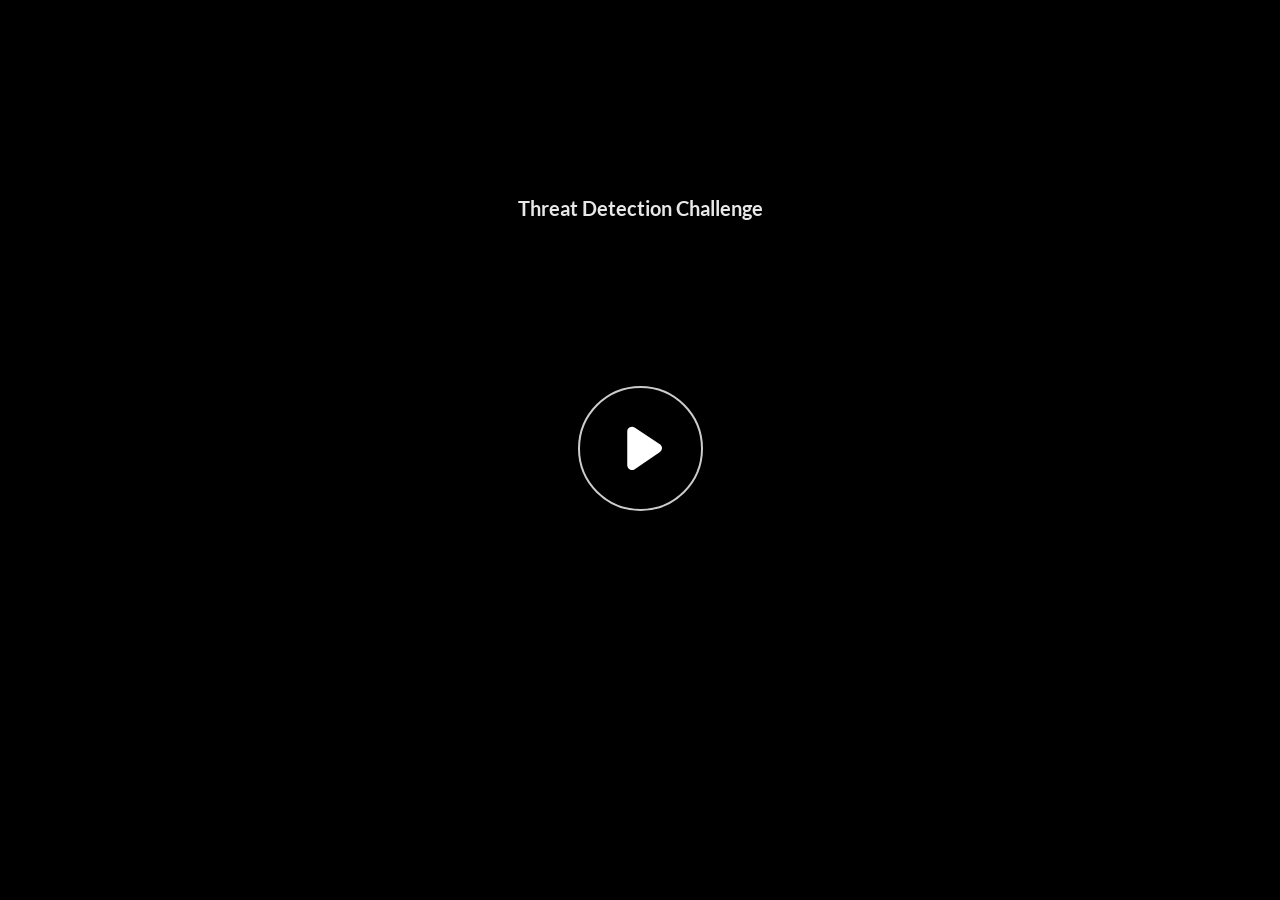
<file: Projects/Threat Detection Challenge/story.html>
﻿<!doctype html>
<html lang="en-US">
<head>
  <meta charset="utf-8">
  <!-- Created using Storyline 360 x64 - http://www.articulate.com  -->
  <!-- version: 3.116.36838.0 -->
  <title>Threat Detection Challenge</title>
  <meta http-equiv="x-ua-compatible" content="IE=edge"/>
  <meta name="viewport" content="width=device-width,initial-scale=1,user-scalable=no,shrink-to-fit=no,minimal-ui"/>
  <meta name="apple-mobile-web-app-capable" content="yes"/>
  <style>
    html, body { height: 100%; padding: 0; margin: 0 }
    #app { height: 100%; width: 100%; }
  </style>

  <script>
    window.DS = {};
    window.globals = {
      DATA_PATH_BASE: '',
      HAS_FRAME: true,
      HAS_SLIDE: true,

      lmsPresent: false,
      tinCanPresent: false,
      cmi5Present: false,
      aoSupport: false,
      scale: 'Scaled',
      captureRc: false,
      browserSize: 'optimal',
      bgColor: '#282828',
      features: 'DropInBase,JsInteractions,PlayerMemoryEnhancements,PlayerSizeOption,SlideLevelScale',
      themeName: 'unified',
      preloaderColor: '#FFFFFF',
      suppressAnalytics: false,
      productChannel: 'stable',
      publishSource: 'storyline',
      aid: 'auth0|594950f0f09bbd3036f30d2b',
      cid: '75def77d-ad7b-403f-afcd-488ec0bbfcd8',
      playerVersion: '3.116.36838.0',
      publishTimestamp: '2026-05-11T09:01:05.9176857Z',
      maxIosVideoElements: 10,
      connectionSettings: { message: 'You%20are%20offline.%20Trying%20to%20reconnect...', useDarkTheme: false, mode: 'disabled' },
      hasFeature: function(feature) {
        return this.features.split(',').includes(feature);
      },
      
      parseParams: function(qs) {
        if (window.globals.parsedParams != null) {
          return window.globals.parsedParams;
        }
        qs = (qs || window.location.search.substr(1)).split('+').join(' ');
        var params = {},
            tokens,
            re = /[?&]?([^=]+)=([^&]*)/g;

        while (tokens = re.exec(qs)) {
          params[decodeURIComponent(tokens[1]).trim()] =
            decodeURIComponent(tokens[2]).trim();
        }
        window.globals.parsedParams = params;
        return params;
      }

    };

    if (window.flagsUnderTest != null) {
      window.globals.features = window.flagsUnderTest.reduce((accum, feature) => {
        if (!accum.includes(feature)) {
          accum.push(feature);
        }
        return accum;
      }, window.globals.features.split(',')).join();
    }
  </script>
  <script>
    var isIe11 = ('ActiveXObject' in window || window.MSBlobBuilder != null)
      && window.msCrypto != null && !window.ActiveXObject;
    if (isIe11) {
      window.globals.unsupportedBrowser = true;
      document.write(atob('[base64]'));
    }
  </script>

  <script>
    if (window.globals.hasFeature('Localization')) {
      
      
    }
  </script>

  
  
  <script>window.THREE = { };</script>
  
</head>
<body style="background: #282828" class="cs-HTML theme-unified">
  <!-- 360 -->
  <script>!function(){var e,i=/iPhone/i,o=/iPod/i,n=/iPad/i,t=/\biOS-universal(?:.+)Mac\b/i,r=/\bAndroid(?:.+)Mobile\b/i,a=/Android/i,d=/(?:SD4930UR|\bSilk(?:.+)Mobile\b)/i,p=/Silk/i,l=/Windows Phone/i,u=/\bWindows(?:.+)ARM\b/i,b=/BlackBerry/i,s=/BB10/i,c=/Opera Mini/i,f=/\b(CriOS|Chrome)(?:.+)Mobile/i,h=/Mobile(?:.+)Firefox\b/i,v=function(e){return void 0!==e&&"MacIntel"===e.platform&&"number"==typeof e.maxTouchPoints&&e.maxTouchPoints>1&&"undefined"==typeof MSStream};e=function(e){var m={userAgent:"",platform:"",maxTouchPoints:0};e||"undefined"==typeof navigator?"string"==typeof e?m.userAgent=e:e&&e.userAgent&&(m={userAgent:e.userAgent,platform:e.platform,maxTouchPoints:e.maxTouchPoints||0}):m={userAgent:navigator.userAgent,platform:navigator.platform,maxTouchPoints:navigator.maxTouchPoints||0};var g=m.userAgent,y=g.split("[FBAN");void 0!==y[1]&&(g=y[0]),void 0!==(y=g.split("Twitter"))[1]&&(g=y[0]);var A=function(e){return function(i){return i.test(e)}}(g),w={apple:{phone:A(i)&&!A(l),ipod:A(o),tablet:!A(i)&&(A(n)||v(m))&&!A(l),universal:A(t),device:(A(i)||A(o)||A(n)||A(t)||v(m))&&!A(l)},amazon:{phone:A(d),tablet:!A(d)&&A(p),device:A(d)||A(p)},android:{phone:!A(l)&&A(d)||!A(l)&&A(r),tablet:!A(l)&&!A(d)&&!A(r)&&(A(p)||A(a)),device:!A(l)&&(A(d)||A(p)||A(r)||A(a))||A(/\bokhttp\b/i)},windows:{phone:A(l),tablet:A(u),device:A(l)||A(u)},other:{blackberry:A(b),blackberry10:A(s),opera:A(c),firefox:A(h),chrome:A(f),device:A(b)||A(s)||A(c)||A(h)||A(f)},any:!1,phone:!1,tablet:!1};return w.any=w.apple.device||w.android.device||w.windows.device||w.other.device,w.phone=w.apple.phone||w.android.phone||w.windows.phone,w.tablet=w.apple.tablet||w.android.tablet||w.windows.tablet,w}(),"object"==typeof exports&&"undefined"!=typeof module?module.exports=e:"function"==typeof define&&define.amd?define((function(){return e})):this.isMobile=e}();
    window.isMobile.apple.tablet = window.isMobile.apple.tablet ||
      (navigator.platform === 'MacIntel' && navigator.maxTouchPoints > 1);
    window.isMobile.apple.device = window.isMobile.apple.device || window.isMobile.apple.tablet;
    window.isMobile.tablet = window.isMobile.tablet || window.isMobile.apple.tablet;
    window.isMobile.any = window.isMobile.any || window.isMobile.apple.tablet;
  </script>

  <div id="focus-sink" tabindex="-1"></div>

  <div id="preso"></div>
  <script>
    (function() {

      var classTypes = [ 'desktop', 'mobile', 'phone', 'tablet' ];

      var addDeviceClasses = function(prefix, testObj) {
        var curr, i;
        for (i = 0; i < classTypes.length; i++) {
          curr = classTypes[i];
          if (testObj[curr]) {
            document.body.classList.add(prefix + curr);
          }
        }
      };

      var params = window.globals.parseParams(),
          isDevicePreview = params.devicepreview === '1',
          isPhoneOverride = params.deviceType === 'phone' || (isDevicePreview && params.phone == '1'),
          isTabletOverride = (params.deviceType === 'tablet' || isDevicePreview) && !isPhoneOverride,
          isMobileOverride = isPhoneOverride || isTabletOverride;

      var deviceView = {
        desktop: !window.isMobile.any && !isMobileOverride,
        mobile: window.isMobile.any || isMobileOverride,
        phone: isPhoneOverride || (window.isMobile.phone && !isTabletOverride),
        tablet: isTabletOverride || window.isMobile.tablet
      };

      window.globals.deviceView = deviceView;
      window.isMobile.desktop = !window.isMobile.any;
      window.isMobile.mobile = window.isMobile.any;

      addDeviceClasses('view-', deviceView);

    })();
  </script>
  
  <script src='story_content/triggers.js' type=text/javascript></script>
<script src='story_content/user.js' type=text/javascript></script>
  <div class="slide-loader"></div>

  <script>
    var doc = document, loader = doc.body.querySelector('.slide-loader'); [ 1, 2, 3 ].forEach(function(n) { var d = doc.createElement('div'); d.style.backgroundColor = window.globals.preloaderColor; d.classList.add('mobile-loader-dot'); d.classList.add('dot' + n); loader.appendChild(d); });
  </script>

  <div class="mobile-load-title-overlay" style="display: none">
    <div class="mobile-load-title">Threat Detection Challenge</div>
  </div>

  <div class="mobile-chrome-warning"></div>

  
<style>
  .warn-connection-dialog {
    display: none;
    background: transparent;
    pointer-events: all;
    position: fixed;
    left: 0;
    top: 0;
    width: 100%;
    height: 100%;
    z-index: 999;
  }

  .warn-connection-content {
    pointer-events: all;
    border-radius: 4px;
    background: white;
    border: 1px solid #E7E7E7;
    color: #333333;
    box-shadow: 0 2px 4px rgba(0, 0, 0, 0.25);
    transition: all 150ms ease-out;
    position: absolute;
    white-space: nowrap;
  }

  .view-phone.is-landscape .warn-connection-content {
    left: 23px;
    bottom: 23px;
  }

  .view-tablet.is-landscape .warn-connection-content {
    left: 50%;
    top: 20px;
    transform: translateX(-50%);
  }

  .view-mobile.is-portrait .warn-connection-content {
    transform: translate(-50%, calc(-100% - 15px));
  }

  .warn-connection-content p {
    display: inline-block;
    margin: 0 8px 0 0;
    line-height: 33px;
    font-size: 11px;
  }

  .warn-connection-content svg {
    position: relative;
    vertical-align: middle;
    margin: 0 2px 2px 8px;
  }

  .view-desktop .warn-connection-content {
    left: 1.5em;
    bottom: 1.5em;
  }

  .view-desktop .warn-connection-content p {
    font-size: 1.1em;
  }

  .is-offline .warn-connection-dialog {
    display: block;
  }

  .is-offline .cs-panel * {
    pointer-events: none !important;
  }

  .is-offline .cs-panel {
    pointer-events: all !important;
  }

  .is-offline #nav-controls * {
    pointer-events: none !important;
  }

  .is-offline #nav-controls {
    pointer-events: all !important;
  }
</style>

<div class="warn-connection-dialog" role="alertdialog" aria-modal="true" tabindex="0" aria-labelledby="warn-connection-message">
  <div class="warn-connection-content">
    <svg width="17" height="15" viewBox="0 0 17 15" xmlns="http://www.w3.org/2000/svg">
      <path fill="#8F0000" stroke="white" d="M16.07,12.98 L15.88,12.23 L9.51,1.21 C8.97,0.26,7.6,0.26,7.06,1.21 L0.69,12.23 C0.15,13.16,0.81,14.36,1.91,14.36 H14.65 C15.47,14.36,16.05,13.7,16.07,12.98 Z"/>
      <path fill="white" stroke="white" d="M8.58,5.5 C8.35,5.28,8.5,5.35,8.21,5.32 C8.09,5.35,7.97,5.49,7.96,5.67 C7.97,5.79,7.98,5.92,7.98,6.04 L7.98,6.04 C7.99,6.17,8,6.31,8.01,6.43 L8.01,6.44 C8.03,6.92,8.06,7.41,8.09,7.9 L8.09,7.9 C8.12,8.39,8.14,8.88,8.17,9.37 C8.17,9.39,8.18,9.42,8.2,9.44 C8.23,9.46,8.25,9.47,8.28,9.47 C8.31,9.47,8.34,9.46,8.35,9.44 C8.37,9.43,8.38,9.4,8.39,9.35 L8.39,9.34 C8.39,9.24,8.4,9.15,8.4,9.05 L8.4,9.05 C8.41,8.96,8.41,8.86,8.42,8.75 C8.43,8.44,8.45,8.12,8.47,7.81 L8.47,7.81 C8.49,7.49,8.51,7.18,8.53,6.87 C8.55,6.46,8.56,6.05,8.59,5.64 L8.6,5.62 C8.6,5.57,8.59,5.53,8.58,5.5 L8.21,5.32 Z"/>
      <circle fill="white" stroke="white" cx="8.3" cy="11.35" r="0.3"/>
    </svg>
    <p id="warn-connection-message">You are offline. Trying to reconnect...</p>
  </div>
</div>

<script>
  (function() {
    window.DS.connection = {
      warningShown: false,
      assets: {},
      loadingAssetGroup: false,
      retryDelay: 500
    };

    var connectionSettings = window.globals.connectionSettings || {};

    var useConnectionMessages = window.AbortController != null &&
      window.location.protocol != 'file:' &&
      connectionSettings.mode === 'normal';

    window.DS.connection.useConnectionMessages = useConnectionMessages;

    var assetCount = 0;
    var checkLoadedId;


    if (useConnectionMessages && connectionSettings != null) {
      var contentEl = document.querySelector('.warn-connection-content');
      var messageEl = contentEl.querySelector('p');

      if (connectionSettings.useDarkTheme) {
        contentEl.style.borderColor = '#BABBBA';
        contentEl.style.backgroundColor = '#282828';
        contentEl.style.color = '#FFFFFF';
      }

      if (connectionSettings.message != null) {
        messageEl.textContent = window.decodeURIComponent(connectionSettings.message);
      }
    }

    function checkAssetsReady() {
      for (var i in DS.connection.assets) {
        if (!DS.connection.assets[i].success) {
          return false;
        }
      }
      return true;
    }

    function stopAssetGroup() {
      if (!useConnectionMessages) { return; }

      assetCount = 0;

      DS.connection.oldAssetGroup = DS.connection.assets;
      DS.connection.assets = {};
      DS.connection.loadingAssetGroup = false;
      clearInterval(checkLoadedId);
    }

    function startAssetGroup() {
      if (!useConnectionMessages) { return; }
      var ticks = 0;
      clearInterval(checkLoadedId);
      checkLoadedId = setInterval(function() {
        var loaded = 0;
        if (assetCount === 0 && loaded === 0) {
          clearInterval(checkLoadedId);
          return;
        }

        for (var i in DS.connection.assets) {
          if (DS.connection.assets[i].success) {
            loaded++;
          }
        }

        if (assetCount === loaded && checkAssetsReady()) {
          for (var i in DS.connection.assets) {
            if (DS.connection.assets[i].action) {
              DS.connection.assets[i].action();
            }
          }
          hideWarning();
          stopAssetGroup();
        }
      }, 100)
    }

    function requiredAsset(url, action, retry, type) {
      if (!useConnectionMessages) { return; }
      if (DS.connection.assets[url]) { return; }

      DS.connection.assets[url] = {
        success: false, action: action, retry: retry, type: type
      };
      assetCount = Object.keys(DS.connection.assets).length;
      if (!DS.connection.loadingAssetGroup) {
        startAssetGroup();
      }
      DS.connection.loadingAssetGroup = true;
    }

    function assetLoaded(url) {
      if (!useConnectionMessages) { return; }
      if (DS.connection.assets[url]) {
        DS.connection.assets[url].success = true;
      }
    }

    function assetFailed(url) {
      if (!useConnectionMessages) { return; }
      if (!DS.connection.assets[url]) {
        if (/\.js$/.test(url) && url.indexOf('transcripts') === -1) {
          setTimeout(function() {
            if (DS.connection.lastSlideLoaded != null) {
              DS.connection.lastSlideLoaded();
            }
          }, DS.connection.retryDelay);
        }
        return;
      }
      if (!DS.connection.warningShown) { showWarning(); }
      if (DS.connection.assets[url].retry) {
        setTimeout(function() {
          if (!DS.connection.assets[url].success) {
            DS.connection.assets[url].retry()
          }
        }, DS.connection.retryDelay);
      }
    }

    function hideWarning() {
      document.body.classList.remove('is-offline');
      DS.connection.warningShown = false;
      enableKeys();
    }
    DS.connection.hideWarning = hideWarning

    function showWarning(btn) {
      document.body.classList.add('is-offline')
      DS.connection.warningShown = true;
      updateWarningPosition();
      disableKeys();
    }

    function updateWarningPosition() {
      if (!DS.connection.warningShown) {
        return;
      }

      var isPortrait = document.body.classList.contains('is-portrait');
      var isMobile = document.body.classList.contains('view-mobile');
      var warningEl = document.querySelector('.warn-connection-content');

      if (isPortrait && isMobile) {
        var slide = document.querySelector('.primary-slide');
        var slideRect = slide != null
          ? slide.getBoundingClientRect()
          : { top: window.innerHeight, left: 0, width: window.innerWidth };

        warningEl.style.top = `${slideRect.top}px`
        warningEl.style.left = `${slideRect.left + slideRect.width / 2}px`
      } else {
        warningEl.style.top = null;
        warningEl.style.left = null;
      }

      window.requestAnimationFrame(updateWarningPosition);
    }

    function onDisableKeyDown(e) {
      e.preventDefault();
      e.stopImmediatePropagation();
    }

    function onDisableKeyUp(e) {
      e.preventDefault();
      e.stopImmediatePropagation();
    }

    var accStyle = document.createElement('style');
    var warnDialogEl = document.querySelector('.warn-connection-dialog');

    function disableKeys() {
      if (DS.views && DS.views.nsStack && DS.views.nsStack.length === 1) {
        DS.views.nsStack[0].tabReachable = false
        DS.views.nsStack[0].updateTabIndex(true);
      }

      accStyle.innerHTML = '.acc-shadow-dom { display: none; }';
      document.body.appendChild(accStyle);

      warnDialogEl.parentNode.append(warnDialogEl);
      warnDialogEl.focus();
    }

    function enableKeys() {
      accStyle.remove();
      if (DS.views && DS.views.nsStack && DS.views.nsStack.length === 1 && DS.views.nsStack[0].name === '_frame') {
        DS.views.nsStack[0].tabReachable = true;
        DS.views.nsStack[0].updateTabIndex();
      }
    }

    // these will all be noops if the feature flag isn't set in
    // the data and `window.globals.features`
    DS.connection.requiredAsset = requiredAsset;
    DS.connection.assetLoaded = assetLoaded;
    DS.connection.assetFailed = assetFailed;
    DS.connection.stopAssetGroup = stopAssetGroup;
    DS.connection.startAssetGroup = startAssetGroup;
  })();
</script>


  <script>
    
    if (window.autoSpider && window.vInterfaceObject) {
      document.querySelector('.mobile-load-title-overlay').style.display = 'none';
    }
  </script>

  

  <link rel="stylesheet" href="html5/data/css/output.min.css" data-noprefix/>
</body>
<script src="html5/lib/scripts/bootstrapper.min.js"></script>
</html>
</file>
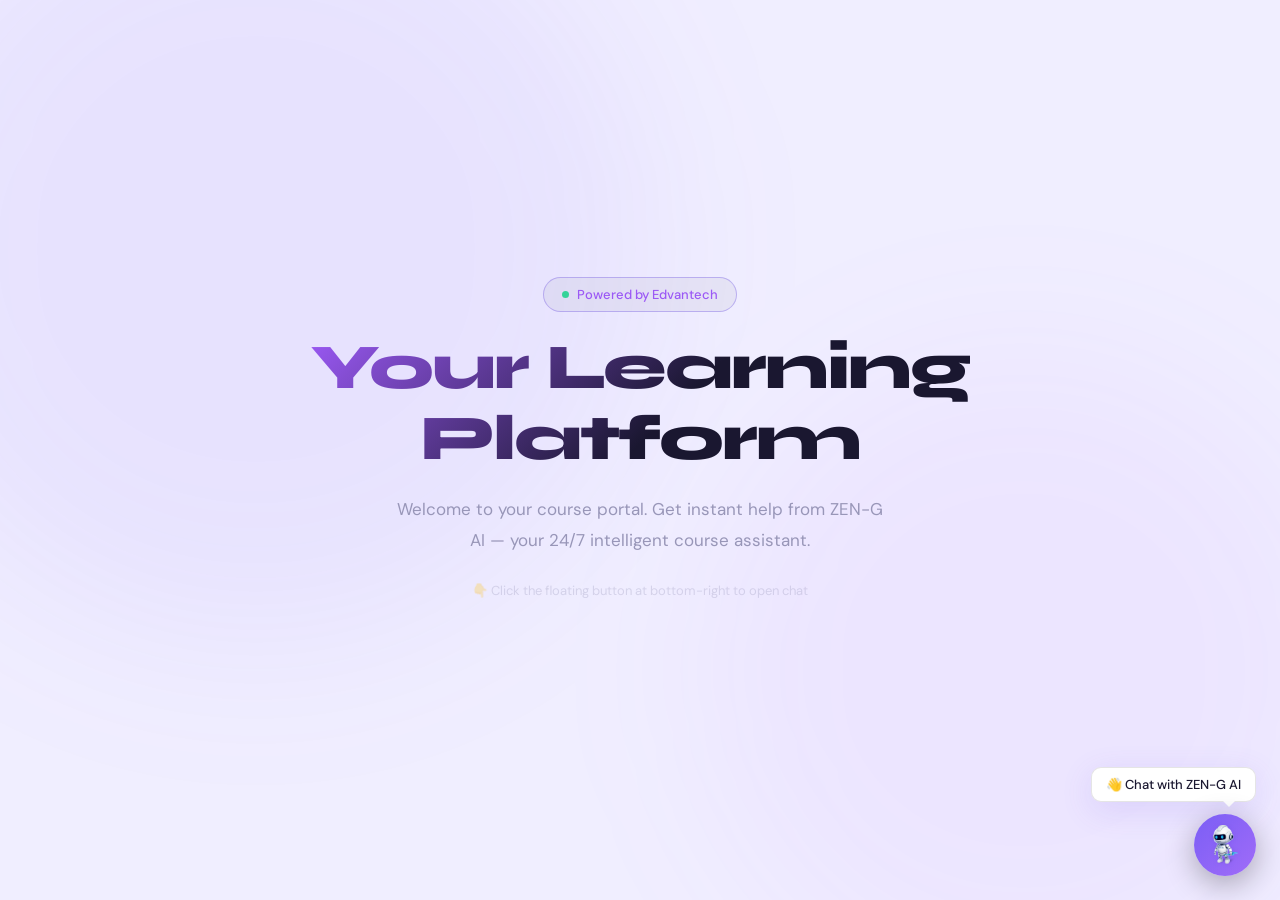
<file: Projects/ZEN-G/Untitled-1.html>
<!DOCTYPE html>
<html lang="en" data-theme="light">
<head>
  <meta charset="UTF-8" />
  <meta name="viewport" content="width=device-width, initial-scale=1.0" />
  <title>My Website — ZEN-G AI</title>
  <link rel="preconnect" href="https://fonts.googleapis.com" />
  <link rel="preconnect" href="https://fonts.gstatic.com" crossorigin />
  <link href="https://fonts.googleapis.com/css2?family=Syne:wght@400;600;700;800&family=DM+Sans:wght@300;400;500&display=swap" rel="stylesheet" />

  <style>
    /* ============================================================
       CSS VARIABLES & THEME SYSTEM
    ============================================================ */
    :root {
      --font-display: 'Syne', sans-serif;
      --font-body:    'DM Sans', sans-serif;
      --speed-fast:   0.18s;
      --speed-base:   0.32s;
      --speed-slow:   0.56s;
      --ease-spring:  cubic-bezier(0.34, 1.56, 0.64, 1);
      --ease-smooth:  cubic-bezier(0.4, 0, 0.2, 1);
      --ease-out:     cubic-bezier(0, 0, 0.2, 1);
      --popup-w:      390px;
      --popup-h:      610px;
      --popup-right:  24px;
      --popup-bottom: 24px;
      --btn-size:     62px;
      --radius-sm:   6px;
      --radius-md:   14px;
      --radius-lg:   20px;
      --radius-xl:   28px;
      --radius-pill: 999px;
    }

    /* ── DARK THEME ── */
    [data-theme="dark"] {
      --page-bg:    #07080d;
      --page-text:  #e8e6ff;
      --page-sub:   #4a4866;
      --page-mesh1: rgba(90,60,200,0.15);
      --page-mesh2: rgba(180,80,240,0.10);
      --bg-base:     #0a0b0f;
      --bg-elevated: #1a1d26;
      --bg-input:    rgba(255,255,255,0.05);
      --bg-bot:      linear-gradient(135deg,#1e2136 0%,#16192a 100%);
      --bg-user:     linear-gradient(135deg,#6c4de6 0%,#9b59f5 100%);
      --bg-btn:      linear-gradient(135deg,#7b5ef5 0%,#a06cf8 100%);
      --bg-header:   rgba(10,11,18,0.98);
      --accent-1:    #8b6af7;
      --accent-2:    #b08bff;
      --accent-glow: rgba(139,106,247,0.38);
      --text-primary:   #f0eeff;
      --text-secondary: #9895b0;
      --text-muted:     #55536a;
      --text-bot:       #ddd8ff;
      --text-user:      #ffffff;
      --border-subtle: rgba(255,255,255,0.06);
      --border-mid:    rgba(255,255,255,0.11);
      --border-accent: rgba(139,106,247,0.4);
      --shadow-sm:    0 2px 12px rgba(0,0,0,0.4);
      --shadow-md:    0 8px 32px rgba(0,0,0,0.55);
      --shadow-glow:  0 0 40px rgba(139,106,247,0.18);
      --popup-shadow: 0 28px 80px rgba(0,0,0,0.75), 0 0 0 1px rgba(139,106,247,0.2);
      --tooltip-bg:   rgba(10,11,18,0.97);
      --mic-active-bg:  rgba(239,68,68,0.14);
      --mic-active-col: #ef4444;
      --spk-active-bg:  rgba(52,211,153,0.14);
      --spk-active-col: #34d399;
      --mute-active-bg: rgba(245,158,11,0.14);
      --mute-active-col:#f59e0b;
    }

    /* ── LIGHT THEME ── */
    [data-theme="light"] {
      --page-bg:    #f0eeff;
      --page-text:  #1a1730;
      --page-sub:   #9896b8;
      --page-mesh1: rgba(108,77,230,0.07);
      --page-mesh2: rgba(180,80,240,0.05);
      --bg-base:     #f4f3ff;
      --bg-elevated: #f9f8ff;
      --bg-input:    rgba(0,0,0,0.04);
      --bg-bot:      linear-gradient(135deg,#ede9ff 0%,#f5f2ff 100%);
      --bg-user:     linear-gradient(135deg,#6c4de6 0%,#9b59f5 100%);
      --bg-btn:      linear-gradient(135deg,#7b5ef5 0%,#a06cf8 100%);
      --bg-header:   rgba(248,247,255,0.98);
      --accent-1:    #6c4de6;
      --accent-2:    #9b59f5;
      --accent-glow: rgba(108,77,230,0.22);
      --text-primary:   #1a1730;
      --text-secondary: #5a5578;
      --text-muted:     #9b98b5;
      --text-bot:       #2e2a50;
      --text-user:      #ffffff;
      --border-subtle: rgba(0,0,0,0.06);
      --border-mid:    rgba(0,0,0,0.10);
      --border-accent: rgba(108,77,230,0.35);
      --shadow-sm:    0 2px 12px rgba(108,77,230,0.08);
      --shadow-md:    0 8px 32px rgba(108,77,230,0.14);
      --shadow-glow:  0 0 40px rgba(108,77,230,0.1);
      --popup-shadow: 0 28px 80px rgba(108,77,230,0.22), 0 0 0 1px rgba(108,77,230,0.15);
      --tooltip-bg:   rgba(255,255,255,0.97);
      --mic-active-bg:  rgba(239,68,68,0.10);
      --mic-active-col: #dc2626;
      --spk-active-bg:  rgba(16,185,129,0.10);
      --spk-active-col: #059669;
      --mute-active-bg: rgba(245,158,11,0.10);
      --mute-active-col:#d97706;
    }

    /* ============================================================
       RESET & BASE
    ============================================================ */
    *, *::before, *::after { box-sizing:border-box; margin:0; padding:0; }
    html { scroll-behavior:smooth; }
    body { font-family:var(--font-body); background:var(--page-bg); color:var(--page-text); min-height:100vh; overflow-x:hidden; }

    /* ============================================================
       PAGE BG MESH
    ============================================================ */
    .page-mesh { position:fixed; inset:0; z-index:0; pointer-events:none; overflow:hidden; }
    .page-mesh::before { content:''; position:absolute; width:60vw; height:60vw; border-radius:50%; background:var(--page-mesh1); filter:blur(90px); top:-15%; left:-10%; animation:pmesh1 20s ease-in-out infinite alternate; }
    .page-mesh::after  { content:''; position:absolute; width:50vw; height:50vw; border-radius:50%; background:var(--page-mesh2); filter:blur(80px); bottom:-10%; right:-5%; animation:pmesh2 25s ease-in-out infinite alternate; }
    @keyframes pmesh1 { from{transform:translate(0,0)} to{transform:translate(6vw,8vh)} }
    @keyframes pmesh2 { from{transform:translate(0,0)} to{transform:translate(-5vw,-7vh)} }

    /* ============================================================
       YOUR WEBSITE CONTENT — replace with your own HTML
    ============================================================ */
    .page-content { position:relative; z-index:1; display:flex; flex-direction:column; align-items:center; justify-content:center; min-height:100vh; text-align:center; padding:60px 24px; }
    .page-content h1 { font-family:var(--font-display); font-size:clamp(32px,6vw,64px); font-weight:800; letter-spacing:-2px; background:linear-gradient(135deg,var(--accent-2) 0%,var(--page-text) 55%); -webkit-background-clip:text; -webkit-text-fill-color:transparent; background-clip:text; margin-bottom:20px; line-height:1.1; }
    .page-content p { font-size:17px; color:var(--page-sub); max-width:500px; line-height:1.8; margin-bottom:20px; }
    .page-badge { display:inline-flex; align-items:center; gap:8px; padding:8px 18px; border-radius:var(--radius-pill); border:1px solid var(--border-accent); background:var(--bg-input); color:var(--accent-2); font-size:13px; font-weight:500; animation:badge-in 0.8s var(--ease-spring) 0.3s both; }
    .page-badge-dot { width:7px; height:7px; border-radius:50%; background:#34d399; animation:bdot 2.5s ease-in-out infinite; }
    @keyframes badge-in { from{opacity:0;transform:translateY(10px)} to{opacity:1;transform:translateY(0)} }
    @keyframes bdot { 0%,100%{box-shadow:0 0 0 0 rgba(52,211,153,0.5)} 50%{box-shadow:0 0 0 5px rgba(52,211,153,0)} }

    /* ============================================================
       FLOATING LAUNCHER BUTTON
    ============================================================ */
    .chat-launcher { position:fixed; bottom:var(--popup-bottom); right:var(--popup-right); z-index:9999; width:var(--btn-size); height:var(--btn-size); border-radius:50%; border:none; background:var(--bg-btn); cursor:pointer; display:flex; align-items:center; justify-content:center; font-size:26px; box-shadow:0 8px 30px rgba(0,0,0,0.3); outline:none; transition:transform var(--speed-fast) var(--ease-spring),box-shadow var(--speed-base) var(--ease-smooth); animation:btn-float 3s ease-in-out infinite; }
    @keyframes btn-float { 0%,100%{transform:translateY(0)} 50%{transform:translateY(-7px)} }
    .chat-launcher:hover { transform:translateY(-9px) scale(1.1) !important; box-shadow:0 16px 48px rgba(0,0,0,0.35),0 0 40px var(--accent-glow); animation-play-state:paused; }
    .chat-launcher:active { transform:scale(0.87) !important; }
    .chat-launcher::before,.chat-launcher::after { content:''; position:absolute; inset:0; border-radius:50%; background:var(--accent-1); opacity:0; animation:ping 2.8s ease-out infinite; }
    .chat-launcher::after { animation-delay:1.4s; }
    @keyframes ping { 0%{transform:scale(1);opacity:0.5} 80%,100%{transform:scale(2);opacity:0} }
    .launcher-wave { display:inline-block; transform-origin:70% 80%; animation:lwave 2.2s ease-in-out infinite; position:relative; z-index:1; }
    @keyframes lwave { 0%{transform:rotate(0)} 10%{transform:rotate(-15deg)} 20%{transform:rotate(15deg)} 30%{transform:rotate(-10deg)} 40%{transform:rotate(10deg)} 50%,100%{transform:rotate(0)} }
    .launcher-badge { position:absolute; top:2px; right:2px; width:15px; height:15px; border-radius:50%; background:#34d399; border:2px solid var(--page-bg); transform:scale(0); transition:transform var(--speed-fast) var(--ease-spring); }
    .launcher-badge.show { transform:scale(1); }
    .launcher-tooltip { position:fixed; bottom:calc(var(--popup-bottom) + var(--btn-size) + 12px); right:var(--popup-right); z-index:9998; background:var(--tooltip-bg); color:var(--text-primary); font-family:var(--font-body); font-size:13px; font-weight:500; padding:8px 14px; border-radius:10px; border:1px solid var(--border-mid); white-space:nowrap; box-shadow:var(--shadow-md); opacity:0; transform:translateX(10px); pointer-events:none; transition:opacity var(--speed-base) var(--ease-smooth),transform var(--speed-base) var(--ease-spring); }
    .launcher-tooltip.show { opacity:1; transform:translateX(0); }
    .launcher-tooltip::after { content:''; position:absolute; bottom:-6px; right:20px; width:12px; height:6px; background:var(--tooltip-bg); clip-path:polygon(0 0,100% 0,50% 100%); }

    /* ============================================================
       CHAT POPUP
    ============================================================ */
    .chat-popup { position:fixed; bottom:calc(var(--popup-bottom) + var(--btn-size) + 14px); right:var(--popup-right); z-index:9997; width:var(--popup-w); height:var(--popup-h); border-radius:20px; overflow:hidden; display:flex; flex-direction:column; background:var(--bg-base); border:1px solid var(--border-mid); box-shadow:var(--popup-shadow); opacity:0; transform:scale(0.65) translateY(20px); transform-origin:bottom right; pointer-events:none; transition:opacity var(--speed-base) var(--ease-smooth),transform var(--speed-base) var(--ease-spring); }
    .chat-popup.open { opacity:1; transform:scale(1) translateY(0); pointer-events:all; }
    .chat-mesh { position:absolute; inset:0; z-index:0; pointer-events:none; overflow:hidden; }
    .chat-mesh::before { content:''; position:absolute; width:200px; height:200px; border-radius:50%; background:var(--page-mesh1); filter:blur(50px); top:-50px; left:-30px; animation:pmesh1 18s ease-in-out infinite alternate; }
    .chat-mesh::after  { content:''; position:absolute; width:160px; height:160px; border-radius:50%; background:var(--page-mesh2); filter:blur(40px); bottom:-30px; right:-20px; animation:pmesh2 22s ease-in-out infinite alternate; }

    /* ============================================================
       HEADER
    ============================================================ */
    .chat-header { position:relative; z-index:2; flex-shrink:0; display:flex; align-items:center; justify-content:space-between; padding:11px 13px; background:var(--bg-header); border-bottom:1px solid var(--border-subtle); backdrop-filter:blur(20px); -webkit-backdrop-filter:blur(20px); }
    .chat-header-left { display:flex; align-items:center; gap:10px; }
    .chat-logo { width:30px; height:33px; border-radius:15px; background:var(--bg-btn); display:flex; align-items:center; justify-content:center; flex-shrink:0; position:relative; box-shadow:0 4px 12px var(--accent-glow); animation:logo-pulse 3s ease-in-out infinite; }
    .chat-logo::before { content:''; position:absolute; inset:-3px; border-radius:13px; background:var(--bg-btn); opacity:0.25; animation:logo-ring 3s ease-in-out infinite; }
    .chat-logo svg { position:relative; z-index:1; }
    @keyframes logo-pulse { 0%,100%{box-shadow:0 0 0 0 var(--accent-glow)} 50%{box-shadow:0 0 0 7px transparent} }
    @keyframes logo-ring  { 0%,100%{transform:scale(1);opacity:0.25} 50%{transform:scale(1.35);opacity:0} }
    .chat-brand { font-family:var(--font-display); font-weight:700; font-size:14px; letter-spacing:-0.2px; background:linear-gradient(135deg,var(--accent-2) 0%,var(--text-primary) 60%); -webkit-background-clip:text; -webkit-text-fill-color:transparent; background-clip:text; }
    .chat-status { display:flex; align-items:center; gap:5px; font-size:10.5px; color:var(--text-secondary); margin-top:1px; }
    .chat-status-dot { width:6px; height:6px; border-radius:50%; background:#34d399; animation:sdot 2.5s ease-in-out infinite; }
    @keyframes sdot { 0%,100%{box-shadow:0 0 0 0 rgba(52,211,153,0.5)} 50%{box-shadow:0 0 0 4px rgba(52,211,153,0)} }
    .chat-header-actions { display:flex; align-items:center; gap:4px; }

    /* Header icon buttons */
    .hdr-btn { width:28px; height:28px; border-radius:7px; border:1px solid var(--border-mid); background:var(--bg-input); color:var(--text-secondary); cursor:pointer; display:flex; align-items:center; justify-content:center; transition:all var(--speed-fast) var(--ease-spring); }
    .hdr-btn:hover { background:var(--bg-elevated); color:var(--accent-1); transform:scale(1.1); }
    .hdr-btn:active { transform:scale(0.9); }
    #hdr-theme:hover { transform:scale(1.1) rotate(18deg); }
    #hdr-close:hover { transform:scale(1.1) rotate(90deg); background:rgba(239,68,68,0.12); color:#f87171; border-color:rgba(239,68,68,0.3); }

    /* Mute button — amber when muted */
    #hdr-mute.muted { background:var(--mute-active-bg); color:var(--mute-active-col); border-color:rgba(245,158,11,0.4); }
    #hdr-mute.muted:hover { box-shadow:0 0 10px rgba(245,158,11,0.3); }

    /* ============================================================
       CHAT BODY
    ============================================================ */
    .chat-body { position:relative; z-index:1; flex:1; overflow-y:auto; overflow-x:hidden; padding:0px 12px 8px; scroll-behavior:auto; scrollbar-width:thin; scrollbar-color:var(--border-mid) transparent; }
    .chat-body::-webkit-scrollbar { width:3px; }
    .chat-body::-webkit-scrollbar-thumb { background:var(--border-mid); border-radius:2px; }
    .chat-fade { position:sticky; top:0; height:28px; margin:-16px -12px 0; background:linear-gradient(to bottom,var(--bg-base),transparent); z-index:3; pointer-events:none; }

    /* ============================================================
       GREETING
    ============================================================ */
    .chat-greeting { text-align:center; padding:22px 14px 16px; animation:fade-up var(--speed-slow) var(--ease-out) both; }
    @keyframes fade-up { from{opacity:0;transform:translateY(14px)} to{opacity:1;transform:translateY(0)} }
    .greeting-orb { width:52px; height:52px; border-radius:16px; background:var(--bg-btn); margin:0 auto 12px; display:flex; align-items:center; justify-content:center; font-size:23px; box-shadow:0 8px 28px var(--accent-glow); animation:gorb 4s ease-in-out infinite; }
    @keyframes gorb { 0%,100%{transform:translateY(0)} 50%{transform:translateY(-6px)} }
    .chat-greeting h3 { font-family:var(--font-display); font-weight:700; font-size:16px; color:var(--text-primary); margin-bottom:6px; }
    .chat-greeting p  { font-size:12px; color:var(--text-secondary); line-height:1.6; margin-bottom:14px; }
    .chips { display:flex; flex-wrap:wrap; gap:6px; justify-content:center; }
    .chip { padding:5px 11px; border-radius:var(--radius-pill); border:1px solid var(--border-accent); background:var(--bg-input); color:var(--accent-2); font-size:11px; font-weight:500; cursor:pointer; transition:background var(--speed-fast),transform var(--speed-fast) var(--ease-spring),box-shadow var(--speed-fast); }
    .chip:hover { background:var(--accent-glow); box-shadow:0 4px 14px var(--accent-glow); transform:translateY(-2px) scale(1.04); }
    .chip:active { transform:scale(0.95); }

    /* ============================================================
       MESSAGES
    ============================================================ */
    .msg-row { display:flex; align-items:flex-end; gap:8px; margin-bottom:5px; animation:msg-in var(--speed-base) var(--ease-spring) both; }
    @keyframes msg-in { from{opacity:0;transform:translateY(14px) scale(0.96)} to{opacity:1;transform:translateY(0) scale(1)} }
    .msg-row.bot  { flex-direction:row; }
    .msg-row.user { flex-direction:row-reverse; }
    .msg-avatar { flex-shrink:0; width:26px; height:26px; border-radius:8px; background:var(--bg-btn); display:flex; align-items:center; justify-content:center; font-size:12px; box-shadow:0 3px 10px var(--accent-glow); transition:transform var(--speed-fast) var(--ease-spring); }
    .msg-avatar:hover { transform:scale(1.12) rotate(-6deg); }

    .bubble { max-width:min(74%,275px); padding:9px 12px; border-radius:var(--radius-lg); font-size:13px; line-height:1.65; word-break:break-word; position:relative; }
    .msg-row.bot  .bubble { background:var(--bg-bot); color:var(--text-bot); border:1px solid var(--border-subtle); border-bottom-left-radius:var(--radius-sm); box-shadow:var(--shadow-sm),inset 0 1px 0 rgba(255,255,255,0.04); backdrop-filter:blur(8px); }
    .msg-row.user .bubble { background:var(--bg-user); color:var(--text-user); border-bottom-right-radius:var(--radius-sm); box-shadow:var(--shadow-sm),0 0 18px var(--accent-glow); }
    .msg-row.err  .bubble { background:rgba(239,68,68,0.1); color:#f87171; border:1px solid rgba(239,68,68,0.25); border-bottom-left-radius:var(--radius-sm); }
    .bubble-time { display:block; font-size:10px; color:var(--text-muted); margin-top:4px; }
    .msg-row.user .bubble-time { text-align:right; color:rgba(255,255,255,0.4); }
    .bubble strong { font-weight:600; }
    .bubble em     { font-style:italic; }
    .bubble code   { background:rgba(139,106,247,0.14); padding:1px 4px; border-radius:4px; font-family:'Courier New',monospace; font-size:11.5px; color:var(--accent-2); }
    .bubble ul,.bubble ol { padding-left:15px; margin:4px 0; }
    .bubble li { margin-bottom:2px; }
    .bubble h3 { font-size:13px; font-weight:600; margin:6px 0 3px; }

    /* ── SPEAK BUTTON on bot bubbles ── */
    .bubble-footer { display:flex; align-items:center; justify-content:flex-start; gap:4px; margin-top:5px; }
    .speak-btn {
      display:inline-flex; align-items:center; justify-content:center;
      width:20px; height:20px; border-radius:5px;
      border:1px solid var(--border-mid); background:var(--bg-input);
      color:var(--text-muted); cursor:pointer;
      transition:all var(--speed-fast) var(--ease-smooth);
    }
    .speak-btn:hover { background:var(--spk-active-bg); color:var(--spk-active-col); border-color:rgba(52,211,153,0.35); }
    /* Active speaking state — green pulsing ring */
    .speak-btn.speaking {
      background:var(--spk-active-bg); color:var(--spk-active-col);
      border-color:rgba(52,211,153,0.4);
      animation:speak-pulse 1.1s ease-in-out infinite;
    }
    @keyframes speak-pulse { 0%,100%{box-shadow:0 0 0 0 rgba(52,211,153,0.45)} 50%{box-shadow:0 0 0 5px rgba(52,211,153,0)} }

    /* ============================================================
       TYPING INDICATOR
    ============================================================ */
    .typing-bubble { background:var(--bg-bot); border:1px solid var(--border-subtle); border-bottom-left-radius:var(--radius-sm); padding:11px 14px; display:flex; align-items:center; gap:5px; border-radius:var(--radius-lg); backdrop-filter:blur(8px); }
    .typing-dot { width:6px; height:6px; border-radius:50%; background:var(--accent-1); animation:tbounce 1.2s ease-in-out infinite; }
    .typing-dot:nth-child(1){animation-delay:0ms} .typing-dot:nth-child(2){animation-delay:180ms} .typing-dot:nth-child(3){animation-delay:360ms}
    @keyframes tbounce { 0%,60%,100%{transform:translateY(0);opacity:0.45} 30%{transform:translateY(-7px);opacity:1} }

    /* ── TYPEWRITER CURSOR ── */
    .typewriter-cursor {
      display:inline-block; width:2px; height:1em;
      background:var(--accent-1); margin-left:2px;
      vertical-align:text-bottom; border-radius:1px;
      animation:cursor-blink 0.7s step-end infinite;
    }
    @keyframes cursor-blink { 0%,100%{opacity:1} 50%{opacity:0} }

    .scroll-down-btn { position:absolute; bottom:90px; right:12px; z-index:5; width:28px; height:28px; border-radius:50%; background:var(--bg-elevated); border:1px solid var(--border-mid); color:var(--text-secondary); cursor:pointer; display:flex; align-items:center; justify-content:center; box-shadow:var(--shadow-md); opacity:0; transform:translateY(6px) scale(0.8); transition:opacity var(--speed-base),transform var(--speed-base) var(--ease-spring); pointer-events:none; }
    .scroll-down-btn.show { opacity:1; transform:translateY(0) scale(1); pointer-events:all; }
    .scroll-down-btn:hover { background:var(--bg-btn); color:white; border-color:transparent; }

    /* ============================================================
       INPUT AREA
    ============================================================ */
    .chat-input-area { position:relative; z-index:2; flex-shrink:0; padding:9px 11px 11px; background:var(--bg-header); border-top:1px solid var(--border-subtle); backdrop-filter:blur(20px); -webkit-backdrop-filter:blur(20px); }
    .input-shell { display:flex; align-items:flex-end; gap:6px; background:var(--bg-input); border:1.5px solid var(--border-mid); border-radius:var(--radius-xl); padding:7px 7px 7px 7px; transition:border-color var(--speed-fast),box-shadow var(--speed-fast); }
    .input-shell:focus-within { border-color:var(--accent-1); box-shadow:0 0 0 3px var(--accent-glow),var(--shadow-glow); }
    .chat-textarea { flex:1; background:transparent; border:none; outline:none; resize:none; font-family:var(--font-body); font-size:13px; color:var(--text-primary); line-height:1.55; max-height:100px; overflow-y:auto; scrollbar-width:none; padding:5px 0; }
    .chat-textarea::-webkit-scrollbar { display:none; }
    .chat-textarea::placeholder { color:var(--text-muted); }

    /* ── MIC BUTTON ── */
    .input-icon-btn {
      flex-shrink:0; width:32px; height:32px; border-radius:9px;
      border:1px solid var(--border-mid); background:var(--bg-input);
      color:var(--text-secondary); cursor:pointer;
      display:flex; align-items:center; justify-content:center;
      transition:all var(--speed-fast) var(--ease-spring);
    }
    .input-icon-btn:hover { background:var(--bg-elevated); color:var(--accent-1); transform:scale(1.08); border-color:var(--border-accent); }
    .input-icon-btn:active { transform:scale(0.9); }

    /* Listening state — red pulsing ring */
    .input-icon-btn.listening {
      background:var(--mic-active-bg) !important;
      color:var(--mic-active-col) !important;
      border-color:rgba(239,68,68,0.45) !important;
      animation:mic-ring 0.9s ease-in-out infinite !important;
    }
    @keyframes mic-ring { 0%,100%{box-shadow:0 0 0 0 rgba(239,68,68,0.5)} 50%{box-shadow:0 0 0 6px rgba(239,68,68,0)} }

    /* ── SEND BUTTON ── */
    .send-btn { flex-shrink:0; width:32px; height:32px; border-radius:9px; border:none; background:var(--bg-btn); color:white; cursor:pointer; display:flex; align-items:center; justify-content:center; box-shadow:0 4px 14px var(--accent-glow); transition:transform var(--speed-fast) var(--ease-spring),opacity var(--speed-fast),box-shadow var(--speed-fast); }
    .send-btn:hover:not(:disabled) { transform:scale(1.12) translateY(-1px); box-shadow:0 8px 22px var(--accent-glow); }
    .send-btn:active:not(:disabled){ transform:scale(0.88); }
    .send-btn:disabled { opacity:0.3; cursor:not-allowed; }

    /* Input footer: voice status + char count */
    .input-footer { display:flex; justify-content:space-between; align-items:center; padding:4px 2px 0; min-height:18px; }
    .char-count { font-size:10px; color:var(--text-muted); }
    .char-count.warn   { color:#f59e0b; }
    .char-count.danger { color:#ef4444; }

    /* Voice status indicator below input */
    .voice-status { display:flex; align-items:center; gap:5px; font-size:11px; color:var(--text-muted); opacity:0; transition:opacity var(--speed-fast); }
    .voice-status.active   { opacity:1; color:var(--mic-active-col); }
    .voice-status.speaking { opacity:1; color:var(--spk-active-col); }
    .voice-dot { width:5px; height:5px; border-radius:50%; background:currentColor; animation:tbounce 1.1s ease-in-out infinite; }

    /* ============================================================
       RESPONSIVE — full screen on mobile
    ============================================================ */
    @media (max-width:460px) {
      :root { --popup-w:100vw; --popup-h:100dvh; --popup-right:0px; --popup-bottom:0px; }
      .chat-popup { bottom:0; right:0; border-radius:20px 20px 0 0; transform-origin:bottom center; }
      .chat-launcher { display:none; }
    }

    button:focus-visible, textarea:focus-visible { outline:2px solid var(--accent-1); outline-offset:2px; }
    .spacer { height:6px; }

    /* ============================================================
       OPTION PICKER — question chips shown after fuzzy match
    ============================================================ */
    .option-bubble { padding:10px 12px 10px !important; max-width:min(90%,320px) !important; }
    .option-intro { display:block; font-size:12px; color:var(--text-secondary); margin-bottom:8px; font-style:italic; }
    .options-list { display:flex; flex-direction:column; gap:6px; margin-bottom:4px; }
    .option-btn {
      display:flex; align-items:flex-start; gap:8px;
      width:100%; text-align:left;
      padding:7px 10px; border-radius:10px;
      border:1px solid var(--border-accent);
      background:var(--bg-input);
      color:var(--text-primary);
      font-family:var(--font-body); font-size:12px; line-height:1.5;
      cursor:pointer;
      transition:background var(--speed-fast), transform var(--speed-fast) var(--ease-spring), box-shadow var(--speed-fast);
    }
    .option-btn:hover:not(:disabled) {
      background:var(--accent-glow);
      border-color:var(--accent-1);
      box-shadow:0 3px 12px var(--accent-glow);
      transform:translateY(-1px);
    }
    .option-btn:active:not(:disabled) { transform:scale(0.97); }
    .option-num {
      flex-shrink:0;
      width:18px; height:18px; border-radius:50%;
      background:var(--bg-btn); color:#fff;
      font-size:10px; font-weight:700;
      display:flex; align-items:center; justify-content:center;
      margin-top:1px;
    }
    .option-text { flex:1; }
    .show-more-btn {
      display:block; width:100%; margin-top:6px;
      padding:5px 10px; border-radius:8px;
      border:1px dashed var(--border-accent);
      background:transparent; color:var(--accent-2);
      font-family:var(--font-body); font-size:11px;
      cursor:pointer; text-align:center;
      transition:background var(--speed-fast), color var(--speed-fast);
    }
    .show-more-btn:hover:not(:disabled) { background:var(--accent-glow); color:var(--text-primary); }
    /* Day Name */
    .date-sep {
      display: flex;
      align-items: center;
      justify-content: center;
      margin: 10px 0 6px;
   }
   .date-sep-pill {
      padding: 4px 14px;
      border-radius: var(--radius-pill);
      background: var(--bg-elevated);
      border: 1px solid var(--border-mid);
      color: var(--text-muted);
      font-size: 11px;
      font-weight: 500;
      letter-spacing: 0.3px;
      box-shadow: var(--shadow-sm);
      user-select: none;
   }
  </style>
</head>
<body>

<div class="page-mesh" aria-hidden="true"></div>

<!-- ============================================================
     YOUR WEBSITE CONTENT — replace with your actual site HTML
============================================================ -->
<div class="page-content">
  <div class="page-badge"><span class="page-badge-dot"></span>Powered by Edvantech</div>
  <br/>
  <h1>Your Learning<br/>Platform</h1>
  <p>Welcome to your course portal. Get instant help from ZEN-G AI — your 24/7 intelligent course assistant.</p>
  <p style="font-size:13px;opacity:0.3;margin-top:4px;">👇 Click the floating button at bottom-right to open chat</p>
</div>

<!-- ============================================================
     FLOATING LAUNCHER BUTTON
============================================================ -->
<button class="chat-launcher" id="chat-launcher" aria-label="Open ZEN-G AI" aria-expanded="false">
  <span id="launcher-emoji">
    <img  src="./Sentra.png" alt="ZEN-G AI" width="25" height="40" style="display:block;filter:drop-shadow(0 0 2px rgba(108,77,230,0.4));">
  </span>
  <span class="launcher-badge" id="launcher-badge" aria-hidden="true"></span>
</button>
<div class="launcher-tooltip" id="launcher-tooltip">👋 Chat with ZEN-G AI</div>

<!-- ============================================================
     CHAT POPUP
============================================================ -->
<div class="chat-popup" id="chat-popup" role="dialog" aria-modal="true" aria-label="ZEN-G AI Chat" aria-hidden="true">
  <div class="chat-mesh" aria-hidden="true"></div>

  <!-- HEADER -->
  <div class="chat-header">
    <div class="chat-header-left">
      <div class="chat-logo" aria-hidden="true">
        <svg width="15" height="15" viewBox="0 0 20 20" fill="none">
              <img  src="./Avatar.png" alt="ZEN-G Logo" width="45" height="35" style="display:block;filter:drop-shadow(0 0 2px rgba(108,77,230,0.4));">

        </svg>
      </div>
      <div>
        <div class="chat-brand">ZEN-G AI</div>
        <div class="chat-status">
          <span class="chat-status-dot" aria-hidden="true"></span>
          <span id="status-text">Online</span>
        </div>
      </div>
    </div>

    <div class="chat-header-actions">

      <!-- 🔇 MUTE / UNMUTE auto-TTS -->
      <button class="hdr-btn muted" id="hdr-mute" aria-label="Mute voice" title="Mute auto-speak">
        <svg id="mute-icon" width="12" height="12" viewBox="0 0 24 24" fill="none" stroke="currentColor" stroke-width="2" stroke-linecap="round">
          <polygon points="11 5 6 9 2 9 2 15 6 15 11 19 11 5"/>
          <line x1="23" y1="9" x2="17" y2="15"/>
          <line x1="17" y1="9" x2="23" y2="15"/>
        </svg>
      </button>

      <!-- 🗑 Clear chat -->
      <button class="hdr-btn" id="hdr-clear" aria-label="Clear chat" title="Clear chat">
        <svg width="12" height="12" viewBox="0 0 24 24" fill="none" stroke="currentColor" stroke-width="2" stroke-linecap="round">
          <polyline points="3 6 5 6 21 6"/>
          <path d="M19 6l-1 14a2 2 0 01-2 2H8a2 2 0 01-2-2L5 6"/>
          <path d="M10 11v6M14 11v6M9 6V4h6v2"/>
        </svg>
      </button>

      <!-- 🌙 Theme toggle -->
      <button class="hdr-btn" id="hdr-theme" aria-label="Toggle theme" title="Toggle theme">
        <svg id="theme-icon" width="12" height="12" viewBox="0 0 24 24" fill="none" stroke="currentColor" stroke-width="2" stroke-linecap="round" stroke-linejoin="round">
          <path d="M21 12.79A9 9 0 1 1 11.21 3 7 7 0 0 0 21 12.79z"/>
        </svg>
      </button>

      <!-- ✕ Close -->
      <button class="hdr-btn" id="hdr-close" aria-label="Close chat" title="Close">
        <svg width="12" height="12" viewBox="0 0 24 24" fill="none" stroke="currentColor" stroke-width="2.5" stroke-linecap="round">
          <line x1="18" y1="6" x2="6" y2="18"/><line x1="6" y1="6" x2="18" y2="18"/>
        </svg>
      </button>
    </div>
  </div>

  <!-- MESSAGES BODY -->
  <div class="chat-body" id="chat-body" role="log" aria-live="polite">
    <div class="chat-fade" aria-hidden="true"></div>

    <!-- Greeting (empty state) -->
    <div class="chat-greeting" id="chat-greeting">
      <div class="greeting-orb" aria-hidden="true">✦</div>
      <h3>Hello, I'm ZEN-G!</h3>
      <p id="greeting-sub">Your intelligent course assistant.<br/>Ask me anything from the material!</p>
      <div class="chips" role="list">
        <button class="chip" onclick="sendChip(this)">✦ What topics are covered?</button>
        <button class="chip" onclick="sendChip(this)">✦ Summarise key points</button>
        <button class="chip" onclick="sendChip(this)">✦ Give me a quiz question</button>
        <button class="chip" onclick="sendChip(this)">✦ Hello!</button>
      </div>
    </div>

    <div id="msgs"></div>

    <!-- Typing indicator -->
    <div class="msg-row bot" id="typing-row" style="display:none" aria-label="ZEN-G is typing">
      <div class="msg-avatar" aria-hidden="true">✦</div>
      <div class="typing-bubble" role="status">
        <span class="typing-dot"></span><span class="typing-dot"></span><span class="typing-dot"></span>
      </div>
    </div>

    <div class="spacer" id="scroll-anchor"></div>
  </div>

  <!-- Scroll to bottom -->
  <button class="scroll-down-btn" id="scroll-down-btn" aria-label="Scroll to latest" onclick="scrollToBottom()">
    <svg width="11" height="11" viewBox="0 0 24 24" fill="none" stroke="currentColor" stroke-width="2.5" stroke-linecap="round">
      <path d="M12 5v14M5 12l7 7 7-7"/>
    </svg>
  </button>

  <!-- INPUT AREA -->
  <div class="chat-input-area">
    <div class="input-shell">

      <!-- 🎤 MIC — voice typing -->
      <button class="input-icon-btn" id="mic-btn" aria-label="Start voice input" title="Click to speak">
        <svg id="mic-icon" width="13" height="13" viewBox="0 0 24 24" fill="none" stroke="currentColor" stroke-width="2" stroke-linecap="round">
          <path d="M12 1a3 3 0 0 0-3 3v8a3 3 0 0 0 6 0V4a3 3 0 0 0-3-3z"/>
          <path d="M19 10v2a7 7 0 0 1-14 0v-2"/>
          <line x1="12" y1="19" x2="12" y2="23"/>
          <line x1="8"  y1="23" x2="16" y2="23"/>
        </svg>
      </button>

      <textarea class="chat-textarea" id="chat-textarea" rows="1"
        placeholder="Ask your question…" maxlength="2000"
        aria-label="Type your message"></textarea>

      <!-- ➤ SEND -->
      <button class="send-btn" id="send-btn" aria-label="Send message" disabled>
        <svg width="13" height="13" viewBox="0 0 24 24" fill="none" stroke="currentColor" stroke-width="2.5" stroke-linecap="round">
          <line x1="22" y1="2" x2="11" y2="13"/>
          <polygon points="22 2 15 22 11 13 2 9 22 2"/>
        </svg>
      </button>
    </div>

    <!-- Footer: voice status label + char count -->
    <div class="input-footer">
      <div class="voice-status" id="voice-status">
        <span class="voice-dot"></span>
        <span id="voice-status-text">Listening…</span>
      </div>
      <span class="char-count" id="char-count"></span>
    </div>
  </div>

</div><!-- end .chat-popup -->


<!-- ============================================================
     JAVASCRIPT — All functionality
============================================================ -->
<script>
const knowledgeBase = [
    {
        question: "What are the most common risks of social media?",
        answer: `Social media risks include phishing scams, account hacking, oversharing sensitive information, fake news, and identity theft. These can affect both your personal life and your workplace.

    Lets look at a real-Life example: In 2022, an employee posted a desk selfie that accidentally revealed confidential client documents in the background. The image spread quickly, and the company faced reputational damage.

    So, before posting, check your surroundings and remove anything sensitive from view.
 `,
    },

    {
        question: "What is phishing on social media?",
        answer: `Phishing happens when attackers send deceptive messages — often with urgent language — to lure you into clicking a link that leads to a fake website. There, they can steal your login credentials or install malware.

    Lets look at a real-Life example: A scammer posed as a recruiter on LinkedIn, sending a “job application” link. It led to a fake login page that stole the user’s password.

    So, avoid clicking links from unknown senders. Always verify directly through the platform.
 `,
    },

    {
        question: "What is quishing?",
        answer: `Quishing uses malicious QR codes that lead you to fake websites or trigger malware downloads. These codes can appear in public places, emails, or even social media messages.

    Lets look at a real-Life example: In 2023, fake parking payment QR codes were placed on city parking meters. Drivers scanned them and unknowingly entered card details on a scam site.

    So, only scan QR codes from trusted, expected sources.
 `,
    },

    {
        question: "How can scammers use my old accounts?",
        answer: `Inactive accounts may still display sensitive information like your birthdate, work email, or address. Hackers can scrape this data for fraud or identity theft.

    Lets look at a real-Life example: A person’s abandoned music forum profile revealed their birthdate and employer — scammers used it to apply for a loan in their name.

    So, delete unused accounts or update them to remove personal details.
 `,
    },

    {
        question: "What is a browser-in-the-browser attack?",
        answer: `This attack creates a convincing fake login pop-up within your browser, tricking you into entering your credentials into a fraudulent site.

    Lets look at a real-Life example: Gamers logging into a “Steam” pop-up lost their accounts because it was a fake overlay.

    So, always check the actual browser address bar, not just the pop-up window.
 `,
    },

    {
        question: "What is a deepfake?",
        answer: `Deepfakes use AI to create realistic but fake media, making it appear that someone said or did something they never did.

    Lets look at a real-Life example: A deepfake voice of a CEO was used to trick employees into transferring $243,000 to a fraudulent account.

    So, if you receive unexpected instructions in video or audio, confirm through a separate trusted channel.
 `,
    },

    {
        question: "How do scammers clone profiles?",
        answer: `Scammers copy your profile picture, name, and details to create a fake account, then message your contacts to steal money or data.

    Lets look at a real-Life example: A cloned profile of an HR manager was used to send “job offers” that collected applicants’ bank details.

    So, search for your name on social media regularly to spot clones.
 `,
    },

    {
        question: "What is catfishing?",
        answer: `Catfishing is when a scammer creates a fake profile, often for romance or financial fraud.

    Lets look at a real-Life example: A scammer posed as a soldier abroad, gaining trust and convincing a victim to send money.

    So, verify profiles with video calls before building trust.
 `,
    },

    {
        question: "What is spear phishing?",
        answer: `Spear phishing targets specific individuals or organizations using personal info to make scams more convincing.

    Lets look at a real-Life example: An HR manager got an email from “CEO” requesting staff tax forms — it was fake.

    So, double-check any sensitive request via another channel.
 `,
    },

    {
        question: "What is smishing?",
        answer: `Smishing uses text messages to trick you into clicking malicious links or sharing info.

    Lets look at a real-Life example: Fake delivery texts led victims to enter bank details on scam sites.

    So, don’t click links in unexpected texts.
 `,
    },

    {
        question: "What is vishing?",
        answer: `Vishing involves scammers calling and pretending to be from trusted organizations to steal info.

    Lets look at a real-Life example: A “bank officer” called asking for OTPs — it was a scammer.

    So, hang up and call back on the official number.
 `,
    },

    {
        question: "What is credential stuffing?",
        answer: `Hackers use leaked username/password pairs to access your other accounts.

    Lets look at a real-Life example: Reused passwords from a gaming site breach were used to hack email and social media.

    So, use unique passwords for every account.
 `,
    },

    {
        question: "What is account takeover?",
        answer: `Once inside, they can post as you, message contacts, and lock you out.

    Lets look at a real-Life example: influencer’s hacked Instagram was used to run crypto scams.

    So, enable MFA to prevent takeover even if your password leaks.
 `,
    },

    {
        question: "What is social engineering?",
        answer: `Attackers manipulate human trust rather than hacking systems.

    Lets look at a real-Life example: Scammer convinced an employee to “urgently” reset the CEO’s password.

    So, always verify urgent requests through official channels.
 `,
    },

    {
        question: "What is clickjacking?",
        answer: `You think you’re clicking a harmless button, but it triggers a hidden malicious action.

    Lets look at a real-Life example: Clicking a “play video” button secretly liked a scam page.

    So, hover and check links before clicking.
 `,
    },

    {
        question: "What is fake news?",
        answer: `Fake news can damage reputations, cause panic, or mislead public opinion.

    Lets look at a real-Life example: Fake “CEO resignation” post crashed a company’s stock.

    So, cross-check news with trusted sources.
 `,
    },

    {
        question: "How do scammers use fake charity ads?",
        answer: `They run ads for fake causes, especially after disasters.

    Lets look at a real-Life example: Fake “earthquake relief fund” on social media took donations and vanished.

    So, donate only via official, verified charity pages.
 `,
    },

    {
        question: "What is profile hijacking?",
        answer: `Hackers replace your content with theirs, often for scams.

    Lets look at a real-Life example: Business’s Facebook page was hijacked and used to sell counterfeit goods.

    So, limit admin access and use MFA.
 `,
    },

    {
        question: "What is oversharing?",
        answer: `Posting travel plans, full birthdates, or workplace details helps attackers target you.

    Lets look at a real-Life example: Thieves robbed a home after seeing vacation posts.

    So, delay posting trips until after you return.
 `,
    },

    {
        question: "What are malicious browser extensions?",
        answer: `Some browser add-ons request excessive permissions, enabling spying or data theft.

    Lets look at a real-Life example: A “coupon finder” extension was secretly logging passwords.

    So, install extensions only from trusted sources.
 `,
    },

    {
        question: "What is baiting?",
        answer: `Scammers lure victims with free downloads that hide malware.

    Lets look at a real-Life example: “Free eBook” link on social media installed ransomware.

    So, be cautious of unsolicited freebies.
 `,
    },

    {
        question: "What is a giveaway scam?",
        answer: `Scammers pose as brands offering prizes to collect personal details.

    Lets look at a real-Life example: Fake “Airline free tickets” campaign harvested thousands of emails.

    So, verify contests on the official brand website.
 `,
    },

    {
        question: "What is impersonation fraud?",
        answer: `Attackers pose as colleagues, celebrities, or officials to gain trust.

    Lets look at a real-Life example: Fake “CFO” requested urgent wire transfer from finance team.

    So, always confirm unusual requests in person or by phone.
 `,
    },

    {
        question: "What is SIM swapping?",
        answer: `Scammers convince carriers to transfer your number to their SIM.

   Lets look at a real-Life example: Victim’s bank accounts drained after SIM swap bypassed 2FA.

    So, add a SIM lock or carrier PIN.
 `,
    },

    {
        question: "What is ransomware via social media?",
        answer: `Malware links on social media can install ransomware that encrypts files.

   Lets look at a real-Life example: Clicking a “video link” from a friend led to ransomware infection.

    So, avoid clicking unexpected links, even from friends.
 `,
    },

    {
        question: "What is doxxing?",
        answer: `Attackers post your address, phone number, or workplace to harass you.

   Lets look at a real-Life example: Journalist’s home address posted after critical article.

    So, limit personal details you share publicly.
 `,
    },

    {
        question: "What is a hoax challenge?",
        answer: `Fake challenges can cause harm or spread malware.

   Lets look at a real-Life example: “Delete system folder for speed boost” hoax bricked computers.

    So, don’t follow random online “tips” or challenges.
 `,
    },

    {
        question: "What is formjacking?",
        answer: `Malicious code captures details entered on legitimate forms.

   Lets look at a real-Life example: Fake checkout page on hacked e-commerce site stole card info.

    So, use payment gateways with security certifications.
 `,
    },

    {
        question: "What is a watering hole attack?",
        answer: `Hackers compromise a site popular with a specific audience.

   Lets look at a real-Life example: Industry blog hacked to deliver malware to readers.

    So, keep browsers and plugins updated.
 `,
    },

    {
        question: "What is image-based malware?",
        answer: `Images carry hidden malicious code activated on download.

   Lets look at a real-Life example: A “funny meme” file infected hundreds of users.

    So, don’t download images from untrusted sources.
 `,
    },

    {
        question: "What is a fake verification scam?",
        answer: `They claim you must verify your account or lose it.

   Lets look at a real-Life example: Fake “Instagram support” DM stole login details.

    So, platforms never ask for login via DMs.
 `,
    },

    {
        question: "What is a crypto scam on social media?",
        answer: `Scammers promise guaranteed returns in cryptocurrency.

   Lets look at a real-Life example: Fake celebrity account promoted “Bitcoin doubling” scam.

    So, avoid investment offers on social media.
 `,
    },

    {
        question: "What is cyberstalking?",
        answer: `Stalkers use posts and check-ins to track victims.

   Lets look at a real-Life example: Ex-partner used tagged photos to monitor movements.

    So, restrict post visibility to friends.
 `,
    },

    {
        question: "What is platform-specific phishing?",
        answer: `Each platform has unique scams — fake friend requests, job offers, giveaways.

   Lets look at a real-Life example: Fake LinkedIn recruiter job offer collected personal data.

    So, learn the scams common to your platform.
 `,
    },

    {
        question: "What is influencer impersonation?",
        answer: `Scammers pose as brands to get content creators to click malicious links.

   Lets look at a real-Life example: Influencer lost her account after clicking a “brand deal” link.

    So, verify brand contacts through official email.
 `,
    },

    {
        question: "What is a fake review scam?",
        answer: `Competitors or scammers post fake reviews to manipulate perception.

   Lets look at a real-Life example: Fake negative reviews sank a restaurant’s ratings.

    So, report suspicious reviews to the platform.
 `,
    },

    {
        question: "What is social media sniffing?",
        answer: `Hackers use tools to read your data on unsecured networks.

   Lets look at a real-Life example: Login details stolen at a coffee shop Wi-Fi hotspot.

    So, use a VPN on public Wi-Fi.
 `,
    },

    {
        question: "What is chain letter fraud?",
        answer: `These spread misinformation, collect data, or deliver malware.

   Lets look at a real-Life example: “Forward this to 10 friends or lose access” hoax spread widely.

    So, don’t forward unverified messages.
 `,
    },

    {
        question: "What is an engagement bait scam?",
        answer: `They build large followings then switch content to scams.

   Lets look at a real-Life example: Cute pet page turned into crypto scam page overnight.

    So, avoid interacting with clickbait content.
 `,
    },

    {
        question: "What is malicious livestreaming?",
        answer: `Hackers stream fake “emergency” or “giveaway” events.

   Lets look at a real-Life example: Fake charity livestream collected thousands in donations.

    So, verify event hosts before donating.
 `,
    },

    {
        question: "What is tag-jacking?",
        answer: `You appear linked to scams you never endorsed.

   Lets look at a real-Life example: User tagged in fake giveaway posts without consent.

    So, review and remove unwanted tags.
 `,
    },

    {
        question: "What is spyware via apps?",
        answer: `Some social apps carry spyware disguised as features.

   Lets look at a real-Life example: Beauty filter app recorded keystrokes.

    So, install apps from official stores only.
 `,
    },

    {
        question: "What is a fake job scam?",
        answer: `Scammers post jobs to collect personal or financial data.

   Lets look at a real-Life example: Victim paid for “training” for a non-existent job.

    So, apply only through official company channels.
 `,
    },

    {
        question: "What is fake investment advice?",
        answer: `Scammers pose as experts to lure victims into bad investments.

   Lets look at a real-Life example: “Insider stock tips” group pumped and dumped shares.

    So, research any investment independently.
 `,
    },

    {
        question: "What is social media identity theft?",
        answer: `Attackers use stolen personal info to commit crimes.

   Lets look at a real-Life example: Victim’s details used to open fraudulent credit accounts.

    So, monitor your credit reports regularly.
 `,
    },

    {
        question: "What is fake event fraud?",
        answer: `Scammers create fake event pages to sell tickets.

   Lets look at a real-Life example: Fake concert in Delhi collected thousands in ticket sales.

    So, buy tickets only from official sources.
 `,
    },

    {
        question: "What is “emotional clicking”?",
        answer: `Scammers craft posts that provoke strong emotions so you act without thinking.

   Lets look at a real-Life example: “Shocking animal cruelty video” led to phishing site.

    So, pause and think before clicking emotionally charged posts.
 `,
    },

    {
        question: "What is an AI-powered scam?",
        answer: `AI creates realistic fake voices, videos, or texts to deceive.

   Lets look at a real-Life example: CEO voice deepfake requested emergency funds.

    So, verify any unusual requests using a second channel.
 `,
    },

    {
        question: "What is brand hijacking?",
        answer: `Scammers pretend to be a company to run scams.

   Lets look at a real-Life example: Fake airline account offered “free tickets” for card details.

    So, check for verified account badge before engaging.
 `,
    },

    {
        question: "What is malicious meme sharing?",
        answer: `Some memes carry malware or spread false narratives.

   Lets look at a real-Life example: Meme about “bank policy change” caused panic.

    So, share memes only from trusted pages.
 `,
    },

    {
        question: "What is a shadow profile?",
        answer: `Platforms compile data from your friends’ posts and tags even if you never shared it.

   Lets look at a real-Life example: User who never posted had ad targeting based on friends’ uploads.

    So, review and limit what others can tag you in.
 `,
    },

    {
        question: "What is a fake friend request scam?",
        answer: `Fake accounts send friend requests to access your posts or message you.

   Lets look at a real-Life example: Victim accepted fake friend, who later sent phishing links.

    So, accept requests only from people you know.
 `,
    },

    /* Logic for Part 1: Threat Awareness */

    /* Part 2 – Prevention & Protection: Q&A Dataset */

    {
        question: "How do I protect my social media accounts?",
        answer: `Combine unique passwords, multi-factor authentication (MFA), and tight privacy controls

   Lets look at a real-Life example: Journalist’s Facebook account was saved from takeover thanks to MFA.

    So, enable MFA on all accounts immediately.
 `,
    },

    {
        question: "How often should I change my passwords?",
        answer: `Regular updates reduce risk if credentials leak.

   Lets look at a real-Life example: A breach exposed 2-year-old passwords still in use.

    So, use a password manager for easy rotation.
 `,
    },

    {
        question: "How do I spot a phishing message?",
        answer: `Phishing often uses poor grammar, fake links, or emotional pressure.

   Lets look at a real-Life example: Staff avoided breach after noticing typo in “CEO” email.

    So, hover over links before clicking.
 `,
    },

    {
        question: "How can I check if a link is safe?",
        answer: `Use link checkers or hover to verify the real address.

   Lets look at a real-Life example: Employee avoided malware by checking shortened link.

    So, use tools like VirusTotal for link scanning.
 `,
    },

    {
        question: "How do I protect my work accounts on social media?",
        answer: `Keep posts professional, avoid sensitive company details.

   Lets look at a real-Life example: Staff’s LinkedIn post revealed project info to competitors.

    So, review workplace guidelines regularly.
 `,
    },

    {
        question: "What’s the safest way to use public Wi-Fi?",
        answer: `Public Wi-Fi can be intercepted by hackers.

   Lets look at a real-Life example: Hacker stole credentials at a coffee shop hotspot.

    So, always turn off auto-connect.
 `,
    },

    {
        question: "How do I secure my phone for social media use?",
        answer: `Keep OS updated, review app permissions, install security apps.

   Lets look at a real-Life example: Malware app stole contacts from unsecured phone.

    So, enable biometric lock and find-my-device.
 `,
    },

    {
        question: "Should I accept friend requests from strangers?",
        answer: `Strangers can access personal posts and data.

   Lets look at a real-Life example: Fake “friend” sent phishing links to contacts.

    So, accept requests only from known people.enable biometric lock and find-my-device.
 `,
    },

    {
        question: "How do I prevent oversharing?",
        answer: `Limit location sharing and personal details.

   Lets look at a real-Life example: Thieves robbed home after vacation posts.

    So, post travel photos after returning.
 `,
    },

    {
        question: "What’s the best way to store my passwords?",
        answer: `Tools encrypt and store complex passwords.

   Lets look at a real-Life example: Marketing exec used manager to rotate 200+ logins.

    So, choose one with zero-knowledge encryption
 `,
    },

    {
        question: "How do I know if my account is hacked?",
        answer: `Watch for password change emails, strange DMs, or followers.

   Lets look at a real-Life example: Employee spotted suspicious login from overseas.

    So, enable account activity notifications.
 `,
    },

    {
        question: "What should I do if my account is hacked?",
        answer: `Alert contacts, review settings, report to platform.

   Lets look at a real-Life example: Influencer recovered account by acting quickly.

    So, use platform recovery form immediately.
 `,
    },

    {
        question: "How can I stop fake news spreading?",
        answer: `Check facts with credible sources.

   Lets look at a real-Life example: Viral fake post hurt a brand’s reputation.

    So, use fact-checking websites before posting.
 `,
    },

    {
        question: "How do I set strong privacy settings?",
        answer: `Adjust who can view, tag, or message you.

   Lets look at a real-Life example: HR manager hid personal details from public view.

    So, review settings every quarter.
 `,
    },

    {
        question: "What is MFA and why use it?",
        answer: `MFA prevents access even with stolen password.

   Lets look at a real-Life example: Attacker failed to log in without code.

    So, use authenticator app instead of SMS if possible.
 `,
    },

    {
        question: "How do I report a scam on social media?",
        answer: `Reports help remove malicious accounts.

   Lets look at a real-Life example: Scam page taken down after mass reports.

    So, save evidence before reporting.
 `,
    },

    {
        question: "How can I avoid malicious QR codes?",
        answer: `QR codes can lead to phishing sites.

   Lets look at a real-Life example: Fake QR poster redirected to payment scam.

    So, use phone’s built-in scanner for previews.
 `,
    },

    {
        question: "How do I avoid browser-in-the-browser attacks?",
        answer: `Don’t enter credentials in pop-up windows.

   Lets look at a real-Life example: Staff spotted fake Google login overlay.

    So, Type URL manually if unsure.
 `,
    },

    {
        question: "How do I secure my LinkedIn profile?",
        answer: `Adjust visibility of connections, work history.

   Lets look at a real-Life example: Competitor scraped employee data for recruitment.

    So, limit public view to essentials
 `,
    },

    {
        question: "How can I protect myself from AI deepfakes?",
        answer: `AI can create fake voices/videos for scams.

   Lets look at a real-Life example: CEO deepfake requested emergency funds.

    So, confirm via known secure channels.
 `,
    },

    {
        question: "How do I stop location tracking on posts?",
        answer: `Platforms can reveal exact location.

   Lets look at a real-Life example: Criminals tracked influencer’s real-time location.

    So, share location only for events, not home.
 `,
    },

    {
        question: "How to protect against SIM swapping?",
        answer: `Prevents attackers from hijacking number.

   Lets look at a real-Life example: Fraudster bypassed 2FA with SIM swap.

    So, contact carrier for security options.
 `,
    },

    {
        question: "Should I use my work email for social media?",
        answer: `Reduces risk of corporate breach.

   Lets look at a real-Life example: Compromised Instagram led to phishing HR email.

    So, create a unique email for social media.
 `,
    },

    {
        question: "How can I protect company accounts?",
        answer: `Keep logins secure and permissions minimal.

   Lets look at a real-Life example: Brand page hacked after ex-employee kept admin rights.

    So, remove access when staff leave.
 `,
    },

    {
        question: "How do I teach my team about social media risks?",
        answer: `Scenario-based learning works best.

   Lets look at a real-Life example: Team avoided phishing scam after training.

    So, hold quarterly refresher sessions.
 `,
    },

    {
        question: "How do I teach my team about social media risks?",
        answer: `Donate via official sites only.

   Lets look at a real-Life example: Scam “relief fund” disappeared with funds.

    So, cross-check with government charity registry.
 `,
    },

    {
        question: "How do I check if my data was breached?",
        answer: `Sites like haveibeenpwned.com show compromised accounts.

   Lets look at a real-Life example: Discovered old email password in leak.

    So, change affected passwords immediately.
 `,
    },

    {
        question: "How do I avoid emotional clicking?",
        answer: `Scammers use fear/curiosity to rush you.

   Lets look at a real-Life example: “Emergency news” link was a phishing site.

    So, step away and verify before clicking.
 `,
    },

    {
        question: "Should I post work achievements online?",
        answer: `Avoid sharing unreleased info.

   Lets look at a real-Life example: Post revealed new client before launch.

    So, get employer’s approval first.
 `,
    },

    {
        question: "How to prevent chain message scams?",
        answer: `Chain posts can spread scams quickly.

   Lets look at a real-Life example: “Forward or lose account” hoax spread widely.

    So, check fact-checking sites before forwarding
 `,
    },

    {
        question: "How to handle friend’s hacked account?",
        answer: `Report to platform and wait for fix.

   Lets look at a real-Life example: Friend’s account sent malware links.

    So, message them via another channel.
 `,
    },

    {
        question: "How can I secure my Instagram account?",
        answer: `Protects against hijacks and stalkers.

   Lets look at a real-Life example: Influencer kept account secure after breach attempt.

    So, review connected apps often.
 `,
    },

    {
        question: "How to avoid engagement bait scams?",
        answer: `These pages later post scams.

   Lets look at a real-Life example: Cute pet page became crypto scam.

    So, follow only trusted creators.
 `,
    },

    {
        question: "Should I use the same password for work and personal?",
        answer: `One breach could compromise both.

   Lets look at a real-Life example: Personal site breach exposed corporate accounts.

    So, use unique passwords everywhere.
 `,
    },

    {
        question: "How can I keep my browser secure?",
        answer: `Prevents exploits from outdated software.

   Lets look at a real-Life example: Outdated plugin allowed malware install.

    So, enable automatic updates.
 `,
    },

    {
        question: "How to protect from fake event scams?",
        answer: `Fake events collect payments for non-existent shows.

   Lets look at a real-Life example: Concert ticket scam hit hundreds.

    So, buy from official sellers only.
 `,
    },

    {
        question: "How do I stop strangers tagging me?",
        answer: `Prevents association with scams.

   Lets look at a real-Life example: User tagged in giveaway scam post.

    So, review tags before they appear.
 `,
    },

    {
        question: "Should I use incognito mode?",
        answer: `Hides history but not from ISPs or sites.

   Lets look at a real-Life example: User thought incognito hid IP — it didn’t.

    So, use VPN for full privacy.
 `,
    },

    {
        question: "How do I protect from malicious apps?",
        answer: `Avoid sideloading from unknown sources.

   Lets look at a real-Life example: Spyware app stole credentials

    So, read reviews before installing.
 `,
    },

    {
        question: "How to secure shared devices?",
        answer: `Prevents others from accessing your accounts.

   Lets look at a real-Life example: User left Facebook open at internet cafe.

    So, use private browsing on shared devices.
 `,
    },

    {
        question: "How to avoid influencer scams?",
        answer: `Scammers pose as brands to steal logins.

   Lets look at a real-Life example: Influencer lost account to fake collab.

    So, check brand emails via official site.
 `,
    },

    {
        question: "How to lock down Facebook profile?",
        answer: `Restricts profile to trusted people.

   Lets look at a real-Life example: Prevented stranger from seeing full photo album.

    So, hide friend list from public.
 `,
    },

    {
        question: "How to lock down Facebook profile?",
        answer: `Restricts profile to trusted people.

   Lets look at a real-Life example: Prevented stranger from seeing full photo album.

    So, hide friend list from public.
 `,
    },

    {
        question: "How to stop workplace social engineering?",
        answer: `Attackers pose as internal contacts.

   Lets look at a real-Life example: Scammer posed as IT to get login reset.

    So, Never give credentials over phone.
 `,
    },

    {
        question: "Should I connect work devices to public Wi-Fi?",
        answer: `Risk of man-in-the-middle attacks.

   Lets look at a real-Life example: Laptop hacked on hotel Wi-Fi.

    So, Use corporate VPN if necessary.
 `,
    },

    {
        question: "How to stop fake verification scams?",
        answer: `Fake “verify now” messages steal data.

   Lets look at a real-Life example: Fake Twitter support stole passwords.

    So, report fake verification DMs.
 `,
    },

    {
        question: "How to manage multiple social media accounts safely?",
        answer: `Prevents cross-account compromise.

   Lets look at a real-Life example: One breach didn’t affect others thanks to separation.

    So, avoid linking personal and work accounts.
 `,
    },

    {
        question: "Should I share my email publicly on social media?",
        answer: `Reduces spam and phishing.

   Lets look at a real-Life example: Email scraper targeted public addresses.

    So, use contact forms instead.
 `,
    },

    {
        question: "How to protect against ransomware?",
        answer: `Back up important files regularly.

   Lets look at a real-Life example: Company restored data from backups after attack.

    So, keep offline backups updated.
 `,
    },

    {
        question: "How to use social media safely for networking?",
        answer: `Avoid oversharing personal details.

   Lets look at a real-Life example: Recruiter targeted user after personal post.

    So, stick to work-relevant content.
 `,
    },

    {
        question: "What’s the best all-round social media safety tip?",
        answer: `Most scams rely on quick, emotional reactions.

   Lets look at a real-Life example: User avoided scam by double-checking post.

    So, slow down and verify before acting.

 `,
    },

    /*  Logic for Part 2: Prevention & Protection =done */

    /* Part 3 – Incident Response: Q&A Dataset */

    {
        question: "My account got hacked, what should I do first?",
        answer: `Use account recovery tools, reset password, and enable MFA.

   Lets look at a real-Life example: Journalist regained Twitter after quick reset.

    So, act fast — the sooner you act, the less damage.

 `,
    },

    {
        question: "How do I recover a locked social media account?",
        answer: `Verify identity with ID, email, or phone linked to account.

   Lets look at a real-Life example: Instagram user restored account after verification.

    So, keep recovery email/phone updated.

 `,
    },

    {
        question: "Should I tell my contacts if I’ve been hacked?",
        answer: `Warn friends not to click suspicious links.

   Lets look at a real-Life example: Influencer’s hacked account DMed phishing links.

    So, post a warning update if possible.

 `,
    },

    {
        question: "Should I tell my contacts if I’ve been hacked?",
        answer: `Warn friends not to click suspicious links.

   Lets look at a real-Life example: Influencer’s hacked account DMed phishing links.

    So, post a warning update if possible.

 `,
    },

    {
        question: "How do I report a scam message?",
        answer: `Saves evidence and alerts the platform.

   Lets look at a real-Life example: Fake charity removed after multiple reports.

    So, take screenshots before reporting.

 `,
    },

    {
        question: "What if I clicked a phishing link?",
        answer: `Change passwords for any affected accounts.

   Lets look at a real-Life example: Employee avoided breach by acting fast.

    So, run antivirus scan immediately.

 `,
    },

    {
        question: "How do I stop a fake account pretending to be me?",
        answer: `Provide proof to platform’s support.

   Lets look at a real-Life example: CEO’s fake LinkedIn removed in 24 hrs.

    So, set alerts for your name online.

 `,
    },

    {
        question: "What should I do if I shared sensitive work info?",
        answer: `Early reporting can limit the damage.

   Lets look at a real-Life example: Engineer’s post removed before leak spread.

    So, follow company’s incident response process.

 `,
    },

    {
        question: "How do I know if my data was sold online?",
        answer: `Monitor credit reports and email alerts.

   Lets look at a real-Life example: Personal info found in breach database.

    So, freeze credit if needed.

 `,
    },

    {
        question: "Can I get money back from a scam?",
        answer: `Contact bank or payment platform immediately.

   Lets look at a real-Life example: Victim recovered funds via PayPal claim.

    So, act within 24 hours for higher chance.

 `,
    },

    {
        question: "What should I do if I see fake news about me?",
        answer: `Consider legal action if harmful.

   Lets look at a real-Life example: Business owner sued for fake reviews.

    So, keep evidence before it’s deleted.

 `,
    },

    {
        question: "How do I handle ransomware from a link?",
        answer: `Don’t pay ransom — use backups.

   Lets look at a real-Life example: NGO restored files from offline backup.

    So, regularly back up critical data.

 `,
    },

    {
        question: "accidentally posted private info — now what?",
        answer: `Ask others to remove shares/reposts.

   Lets look at a real-Life example: Employee’s private doc went viral before deletion.

    So, review posts before publishing.

 `,
    },

    {
        question: "What should I do after a deepfake attack?",
        answer: `Seek legal advice if reputational harm occurs.

   Lets look at a real-Life example: CEO targeted with AI-generated voice scam.

    So, use reverse image/video search tools.

 `,
    },

    {
        question: "How do I report harassment on social media?",
        answer: `Platforms can ban abusers after reports.

   Lets look at a real-Life example: User banned after repeated threats.

    So, don’t engage — it escalates abuse.

 `,
    },

    {
        question: "Can the police help with online scams?",
        answer: `File an FIR or online complaint.

   Lets look at a real-Life example: Victim recovered money via cyber cell.

    So, keep chat logs, screenshots, transaction details.

 `,
    },

    {
        question: "What if someone posted my personal photos without consent?",
        answer: `Platforms remove intimate content without consent.

   Lets look at a real-Life example: Model’s stolen photos removed via DMCA.

    So, set strong privacy settings on albums.

 `,
    },

    {
        question: "How do I respond to workplace phishing?",
        answer: `They can block sender and secure systems.

   Lets look at a real-Life example: Office avoided breach due to quick alert.

    So, never delete suspicious emails before reporting.

 `,
    },

    {
        question: "suspect my colleague’s account is compromised — what now?",
        answer: `This prevents internal spread.

   Lets look at a real-Life example: Staff avoided malware from “trusted” contact.

    So, verify in person before sharing sensitive info.

 `,
    },

    {
        question: "How to track fake giveaway scams?",
        answer: `Fake contests vanish after collecting data.

   Lets look at a real-Life example: “Win a phone” scam page disappeared in days.

    So, report and block — don’t engage.

 `,
    },

    {
        question: "What should I do after identity theft via social media?",
        answer: `Freeze accounts and monitor statements.

   Lets look at a real-Life example: Victim stopped loan fraud after reporting.

    So, enable alerts for all financial accounts.

 `,
    },

    {
        question: "Can I trace who hacked my account?",
        answer: `Freeze accounts and monitor statements.

   Lets look at a real-Life example: Platforms and police can investigate.

    So, influencer’s hacker traced via IP logs.

 `,
    },

    {
        question: "Can I trace who hacked my account?",
        answer: `Freeze accounts and monitor statements.

   Lets look at a real-Life example: Platforms and police can investigate.

    So, keep all evidence for investigators.

 `,
    },

    {
        question: "How do I prevent repeat attacks?",
        answer: `Attackers may try again using old data.

   Lets look at a real-Life example: Victim blocked second hack attempt with MFA.

    So, change security questions too.

 `,
    },

    {
        question: "My account was banned after hacking — what now?",
        answer: `Explain hack and show evidence of recovery steps.

   Lets look at a real-Life example: Business page restored after appeal.

    So, keep records of recovery attempts.
 `,
    },

    {
        question: "How do I safely tell customers about a breach?",
        answer: `Transparency builds trust post-incident.

   Lets look at a real-Life example: Company’s quick disclosure reduced backlash.

    So, include guidance on next steps for users.
 `,
    },

    {
        question: "What’s the role of my company’s security team?",
        answer: `Also provide guidance and preventive measures.

   Lets look at a real-Life example: Team isolated infected server within 1 hour.

    So, always follow their escalation process.
 `,
    },

    {
        question: "How can I find out what info was stolen?",
        answer: `Check notifications or contact support.
    
   Lets look at a real-Life example: Leak notice listed names and emails.

    So, assume worst until confirmed.
 `,
    },

    {
        question: "What if my account was used for illegal activity?",
        answer: `Prove it was unauthorized to avoid liability.
    
   Lets look at a real-Life example: Victim cleared after proving hack.

    So, keep logs of last activity.
 `,
    },

    {
        question: "Should I change devices after a hack?",
        answer: `Malware can persist even after account reset.
    
   Lets look at a real-Life example: Switched to new phone after spyware attack.

    So, wipe device completely before reuse.
 `,
    },

    {
        question: "How do I recover from reputational damage?",
        answer: `Transparency can rebuild trust.
    
   Lets look at a real-Life example: Influencer regained trust after public apology.

    So, monitor and counter false narratives.
 `,
    },

    {
        question: "How to secure financial accounts after social media breach?",
        answer: `Hackers may try linked accounts.
    
   Lets look at a real-Life example: Bank blocked fraud after alert.

    So, unlink cards from social media where possible.
 `,
    },

    {
        question: "How to secure financial accounts after social media breach?",
        answer: `Hackers may try linked accounts.
    
   Lets look at a real-Life example: Bank blocked fraud after alert.

    So, unlink cards from social media where possible.
 `,
    },

    /*  Logic for Part 3: Incident Response */

    /* Part 4 – Verification & Detection Skills: Q&A Dataset */

    {
        question: "How can I tell if a profile is fake?",
        answer: `Fake profiles often have generic names, stolen or AI-generated pictures, no personal posts, and very few friends/followers.
    
   Lets look at a real-Life example: Scammers created a fake “HR Manager” LinkedIn profile using a stock photo to target job seekers.

    So, reverse image search the profile photo to check if it appears elsewhere.
 `,
    },

    {
        question: "How do I verify a suspicious message?",
        answer: `Don’t trust unexpected DMs or emails without confirmation.
    
   Lets look at a real-Life example: An employee avoided a scam by calling their “manager” directly instead of replying to a suspicious WhatsApp.

    So, always double-check before sharing info.
 `,
    },

    {
        question: "How do I know if a link is safe?",
        answer: `Look for misspellings, extra characters, or unusual domain endings.
    
   Lets look at a real-Life example: A “bank” link had “.net” instead of “.com,” revealing it was fake.

    So, use a trusted URL scanner before clicking.
 `,
    },

    {
        question: "Can I tell if a QR code is malicious?",
        answer: `Malicious QR codes can redirect to fake sites or malware.
    
   Lets look at a real-Life example: Event poster QR led attendees to a phishing site.

    So, use your phone’s built-in preview option before opening.
 `,
    },

    {
        question: "How can I spot fake news?",
        answer: `Fake news often uses emotional headlines, poor grammar, and unverified claims.
    
   Lets look at a real-Life example: Viral “celebrity death” posts turned out false.

    So, search reputable news outlets before sharing.
 `,
    },

    {
        question: "How do I spot a deepfake video?",
        answer: `Deepfakes often have subtle inconsistencies AI struggles with.
    
   Lets look at a real-Life example: A deepfake politician speech had mismatched lip movement.

    So, use AI deepfake detection tools for confirmation.
 `,
    },

    {
        question: "How can I check if an image is real?",
        answer: `This reveals if the photo appears elsewhere or in a different context.
    
   Lets look at a real-Life example: A “disaster” image was actually from a movie scene.

    So, use TinEye or Google Images to confirm.
 `,
    },

    {
        question: "How do I confirm if a charity ad is real?",
        answer: `Real charities have verifiable websites and official numbers.
    
   Lets look at a real-Life example: Fake flood relief ad scammed thousands.

    So, donate only through official channels.
 `,
    },

    {
        question: "How do I verify a job offer on social media?",
        answer: `Fake recruiters use lookalike email addresses.
    
   Lets look at a real-Life example: A “Tech Corp” offer came from techcorpjobs@gmail.com, not official domain.

    So, legit offers come from company-owned domains.
 `,
    },

    {
        question: "How can I tell if a contest is legitimate?",
        answer: `Fake contests vanish after collecting data.
    
   Lets look at a real-Life example: “Win a free iPhone” page disappeared in 2 days.

    So, check page creation date before entering.
 `,
    },

    {
        question: "How do I check if a video is edited?",
        answer: `Edited clips often distort original meaning.
    
   Lets look at a real-Life example: Edited clips often distort original meaning.

    So, watch full source video before reacting.
 `,
    },

    {
        question: "How to verify if a page is official?",
        answer: `Official pages link to their main website.
    
   Lets look at a real-Life example: Fake “Brand” page had no website link.

    So, Click profile info to verify authenticity.
 `,
    },

    {
        question: "Can I trust testimonials on social media?",
        answer: `Fake reviews use generic praise and no details.
    
   Lets look at a real-Life example: Restaurant boosted rating with bought reviews.

    So, check reviewer history for credibility.
 `,
    },

    {
        question: "How do I detect a cloned website?",
        answer: `Fake sites mimic design but have different URLs.
    
   Lets look at a real-Life example: Banking scam used cloned site to steal logins.

    So, type URL directly instead of clicking links.
 `,
    },

    {
        question: "What are signs of a compromised account?",
        answer: `Hackers post scams or change profile details.
    
   Lets look at a real-Life example: Friend’s account sent spam messages.

    So, log out of all devices and change password.
 `,
    },

    {
        question: "How do I check if a social media ad is safe?",
        answer: `Scammers buy ads for fake products.
    
   Lets look at a real-Life example: Fake gadget ad took payments but never delivered.

    So, read comments for red flags before engaging.
 `,
    },

    {
        question: "Can I tell if a friend request is fake?",
        answer: `Fake profiles build trust using shared contacts.
    
   Lets look at a real-Life example: Impersonator added users to send scams.

    So, only accept from people you know personally.
 `,
    },

    {
        question: "How do I verify if breaking news is real?",
        answer: `Fake “city lockdown” post caused panic.
    
   Lets look at a real-Life example: Wait for official announcements before acting.
 `,
    },

    {
        question: "How can I check if a message is AI-generated?",
        answer: `AI scammers use flawless but unnatural phrasing.
    
   Lets look at a real-Life example: Scam DMs sounded “too perfect” to be real.

    So, ask specific questions to test authenticity.
 `,
    },

    {
        question: "How do I detect suspicious hashtags?",
        answer: `Scam trends lure clicks to phishing pages.
    
   Lets look at a real-Life example: “#FreeGift” led to fake promo links.

    So, stick to trusted, relevant hashtags.
 `,
    },

    {
        question: "How can I tell if a profile picture is AI-generated?",
        answer: `AI often struggles with hands, eyes, and ears.
    
   Lets look at a real-Life example: Fake influencer’s face had mismatched earrings.

    So, use AI image detection tools.
 `,
    },

    {
        question: "How do I spot manipulation in social media polls?",
        answer: `Scammers use polls to gather personal info.
    
   Lets look at a real-Life example: Poll asking birth year was a data-mining scam.

    So, avoid polls asking sensitive details.
 `,
    },

    {
        question: "Can fake accounts be part of larger scams?",
        answer: `Bot accounts push fake links.
    
   Lets look at a real-Life example: Election misinformation spread by bot farm.

    So, report suspicious accounts to platform.
 `,
    },

    {
        question: "How do I check if an influencer is genuine?",
        answer: `Fake influencers buy followers.
    
   Lets look at a real-Life example: “Travel blogger” had 50k followers but 10 likes per post.

    So, use third-party analytics to verify.
 `,
    },

    {
        question: "Can scammers use verified accounts?",
        answer: `Hackers use verified trust to spread scams.
    
   Lets look at a real-Life example: Hacked verified account sold fake crypto.

    So, don’t trust blue tick blindly — check content.
 `,
    },

    /* Logic for Part 4: Verification & Detection Skills */

    /*  Part 5 – Platform Specific: Q&A Dataset */

    {
        question: "How can I secure my Facebook account?",
        answer: `Use Facebook’s Security Checkup to log out of unused devices, enable two-factor authentication, and set profile privacy to “Friends.”
    
   Lets look at a real-Life example: In 2021, a phishing link sent via Messenger compromised 50 accounts in one company.

    So, go to Settings > Security and Login > Two-Factor Authentication.
 `,
    },

    {
        question: "What should I avoid posting on Facebook?",
        answer: `Facebook posts can be scraped for identity theft or corporate espionage.
    
   Lets look at a real-Life example: A vacation post revealed an empty home — it was burgled.

    So, share travel photos after you return.
 `,
    },

    {
        question: "How can I spot fake friend requests on Facebook?",
        answer: `Scammers clone profiles to phish contacts.
    
   Lets look at a real-Life example: Cloned CEO account sent fraudulent “urgent” messages.

    So, verify by messaging the person on another platform.
 `,
    },

    {
        question: "How do I secure my LinkedIn profile?",
        answer: `Adjust “Who Can See Your Connections” to “Only You” to avoid competitor intelligence gathering.
    
   Lets look at a real-Life example: Recruiter scam used public connections to target victims.

    So, Settings & Privacy > Visibility > Connections.
 `,
    },

    {
        question: "What’s risky to post on LinkedIn?",
        answer: `Oversharing can lead to industrial espionage.
    
   Lets look at a real-Life example: A project update revealed a confidential partner deal.

    So, share generic achievements without sensitive details.
 `,
    },

    {
        question: "How do I detect fake recruiters on LinkedIn?",
        answer: `Real recruiters use company email addresses.
    
   Lets look at a real-Life example: A fake recruiter tricked users into uploading ID scans.

    So, always confirm through the company’s HR department.
 `,
    },

    {
        question: "How can I protect my Instagram account?",
        answer: `Limit story sharing to Close Friends to avoid stalkers.
    
   Lets look at a real-Life example: Influencer’s public stories revealed daily routines to a stalker.

    So, Settings > Privacy > Account Privacy.
 `,
    },

    {
        question: "What is risky to share on Instagram stories?",
        answer: `Criminals can track your movements.
    
   Lets look at a real-Life example: A live gym story led to a targeted theft.

    So, post location tags after leaving.
 `,
    },

    {
        question: "How to spot fake giveaways on Instagram?",
        answer: `Fake giveaways collect data or money.
    
   Lets look at a real-Life example: “Win a MacBook” account was only 3 days old.

    So, enter contests from verified accounts only.
 `,
    },

    {
        question: "How to make my Twitter/X account more secure?",
        answer: `Protect tweets to limit audience.
    
   Lets look at a real-Life example: Journalist’s public tweets led to harassment.

    So, Settings > Privacy and Safety > Protect your Tweets.
 `,
    },

    {
        question: "How to avoid scams on Twitter/X?",
        answer: `Scam links often ride trending hashtags.
    
   Lets look at a real-Life example: “Breaking news” link was a phishing page.

    So, use trusted news sources.
 `,
    },

    {
        question: "How to secure my TikTok account?",
        answer: `TikTok sessions remain active on multiple devices.
    
   Lets look at a real-Life example: Hacked account posted scam crypto videos.

    So, Settings > Security > Manage Devices.
 `,
    },

    {
        question: "What’s risky to post on TikTok?",
        answer: `A TikTok dance revealed an unreleased product on a desk.
    
   Lets look at a real-Life example: Record in a neutral space.

 `,
    },

    {
        question: "How to spot fake TikTok challenges?",
        answer: `Dangerous challenges can harm users physically or legally.
    
   Lets look at a real-Life example: Fake “prank” challenge led to arrests.

    So, only join trends from verified accounts.
 `,
    },

    {
        question: "Can scammers target me through platform ads?",
        answer: `Scam ads appear on all platforms.
    
   Lets look at a real-Life example: Instagram ad led to fake store selling knockoffs.

    So, read comments before clicking.
 `,
    },

    {
        question: "Should I use the same security steps for all platforms?",
        answer: `MFA and privacy controls are universal; platform-specific features vary.
    
   Lets look at a real-Life example: A single weak platform can be an entry point for others.

    So, review each platform’s security center quarterly.
 `,
    },

    {
        question: "How can I spot if a verified account is hacked?",
        answer: `Even verified accounts can be compromised.
    
   Lets look at a real-Life example: A verified celebrity promoted crypto scams.

    So, report and avoid clicking any links.
 `,
    },

    {
        question: "How do I secure work-related accounts?",
        answer: `Avoid sharing passwords across team members.
    
   Lets look at a real-Life example: Shared password led to unauthorized posts.

    So, use role-based access tools.
 `,
    },

    {
        question: "Are there special risks for business pages?",
        answer: `Business pages are prime targets for takeover.
    
   Lets look at a real-Life example: Hacked restaurant page posted offensive content.

    So, assign multiple trusted admins.
 `,
    },

    {
        question: "How do I find each platform’s latest security updates?",
        answer: `Platforms post updates on new tools and risks.
    
   Lets look at a real-Life example: Facebook’s 2023 MFA rollout improved account safety.

    So, Bookmark the official security blog.
 `,
    },

    {
        question: "What is the role of my company's security team in social media incidents?",
        answer: `Your security team can isolate threats and provide recovery guidance.
    
   Lets look at a real-Life example: IT team contained ransomware within 1 hour of detection.

    So, always report suspicious activity to your security team immediately.
 `,
    },

    {
        question: "How do I apply security best practices to team social media accounts?",
        answer: `Best practices reduce risk across all accounts.
    
   Lets look at a real-Life example: Company applied role-based access and prevented unauthorized posts.

    So, use different credentials for each admin level.
 `,
    },

    {
        question: "What are common security vulnerabilities in social media apps?",
        answer: `Some apps have outdated security protocols or poor data encryption.
    
   Lets look at a real-Life example: Old app version had unpatched login vulnerability.

    So, keep apps updated to the latest version.
 `,
    },

    {
        question: "How does end-to-end encryption improve security on social media?",
        answer: `Encryption means only sender and recipient can read messages.
    
   Lets look at a real-Life example: Hackers intercepted unencrypted messages but got only gibberish.

    So, enable encrypted messaging where available.
 `,
    },

    {
        question: "What security risks come with third-party social media apps?",
        answer: `Third-party apps often request excessive permissions.
    
   Lets look at a real-Life example: Photo editor app accessed contacts and location data.

    So, review app permissions before granting access.
 `,
    },

    {
        question: "How can I audit my social media security settings?",
        answer: `Regular audits catch misconfigured settings early.
    
   Lets look at a real-Life example: User found profile was publicly visible due to privacy setting glitch.

    So, check privacy settings every 3 months.
 `,
    },

    {
        question: "What is the importance of security awareness training?",
        answer: `Training reduces human error — the biggest attack vector.
    
   Lets look at a real-Life example: Phishing campaign failed because staff recognized the tactics from training.

    So, attend annual security awareness courses.
 `,
    },

    {
        question: "How can I balance security with user convenience?",
        answer: `Good security doesn't have to be inconvenient.
    
   Lets look at a real-Life example: Biometric login provides security without remembering complex passwords.

    So, use MFA methods that fit your workflow.
 `,
    },

    {
        question: "What security certifications should companies have for social media management?",
        answer: `Certifications ensure teams follow security standards.
    
   Lets look at a real-Life example: ISO 27001 certified firm prevented breach through proper protocols.

    So, ask about security certifications when hiring agencies.
 `,
    },

    {
        question: "What topics are covered?",
        answer: `This course covers 5 main modules:

1. **Threat Awareness** — Common social media risks (phishing, deepfakes, scams, etc.)
2. **Prevention & Protection** — How to secure accounts, set privacy controls, spot fake content
3. **Incident Response** — What to do if hacked, how to recover, reporting steps
4. **Verification & Detection** — Spotting fake profiles, deepfakes, fake news
5. **Platform Specific** — Security best practices for Facebook, LinkedIn, Instagram, TikTok, Twitter/X

Each module includes real-life examples and practical steps you can implement immediately.
 `,
    },

    {
        question: "Summarise key points",
        answer: `Here are the essential takeaways:

✓ **Prevention First**
- Use unique, strong passwords with MFA enabled
- Check privacy settings every 3 months
- Don't accept friend requests from strangers

✓ **Recognize Threats**
- Phishing often uses poor grammar or urgent language
- Deepfakes have subtle inconsistencies (mismatched lips, unnatural eyes)
- Fake profiles lack personal posts and have few interactions

✓ **If You Get Hacked**
- Change passwords immediately
- Enable MFA
- Warn your contacts
- Report to platform support

✓ **Share Safely**
- Don't post location in real-time
- Delay vacation photos until after returning
- Avoid oversharing personal details

✓ **Verify Before Acting**
- Check sender via another channel
- Use reverse image search for photos
- Cross-check news with trusted sources

Remember: Most attacks succeed because of human error. Stay alert and verify before clicking!
 `,
    },
    {
        question: "Hello!",
        answer: `Hey there! 👋 Welcome to the Social Media Security course powered by ZEN-G AI!

I'm here to help you understand how to protect yourself online. You can:

✓ Ask about specific threats (phishing, deepfakes, scams)
✓ Get tips for securing your accounts
✓ Learn what to do if you've been hacked
✓ Take quizzes to test your knowledge
✓ Ask about any platform (Facebook, LinkedIn, Instagram, TikTok, Twitter)

Just type your question or try one of these:
• "What topics are covered?"
• "How do I protect my Instagram?"
• "What is phishing?"
• "How do I spot a fake profile?"

What would you like to learn? 🚀
 `,
    },
];

const greetings = {
    hiii: "Hi! I'm Gen-Z, your AI powered assistant. Ask about this course only.",
    hii: "Hi! I'm Gen-Z, your AI powered assistant. Ask about this course only.",
    hi: "Hi! I'm Gen-Z, your AI powered assistant. Ask about this course only.",
    hello: "Hello there! 😊 How can I help you today?",
    hey: "Hey! 👋 Gen-Z here. What can I do for you?",
    "good morning": "Good morning! ☀️ Ready to help anytime.",
    "good afternoon": "Good afternoon! Hope you're having a great day!",
    "good evening": "Good evening! 🌙 What would you like to know?",
    "how are you": "I'm doing great! How about you?",
    "what's up": "Just here to assist you! What can I do for you today?",
    "thank you": "You're very welcome! 😊",
    thanks: "Happy to help anytime!",
    ok: "Alright! Let me know if anything else comes up.",
    good: "Glad to hear that! Let's start asking questions about the course or if you have a query related to the topic, feel free to ask.",
    great: "Awesome! Ready to dive into the course material?",
    fine: "That's great! Let's start asking questions about the course or if you have a query related to the topic, feel free to ask.",
    "i am fine": "That's great! Let's start asking questions about the course or if you have a query related to the topic, feel free to ask.",
    "i'm fine": "That's great! Let's start asking questions about the course or if you have a query related to the topic, feel free to ask.",
    "i am fine thank you": "You're welcome! Let's start asking questions about the course or if you have a query related to the topic, feel free to ask.",
    "i'm fine thank you": "You're welcome! Let's start asking questions about the course or if you have a query related to the topic, feel free to ask.",
    "i am good": "Glad to hear that! What would you like to learn about the course?",
    "i'm good": "Glad to hear that! What would you like to learn about the course?",
    "i am good thank you": "You're welcome! What would you like to learn about the course?",
    "i'm good thank you": "You're welcome! What would you like to learn about the course?",
    "i am great": "Awesome! Ready to dive into the course material?",
    "i'm great": "Awesome! Ready to dive into the course material?",
    "i am great thank you": "You're welcome! Ready to dive into the course material?",
    "i'm great thank you": "You're welcome! Ready to dive into the course material?",
    "not good": "I'm sorry to hear that. Is there anything I can help with regarding the course?",
    "not great": "I'm sorry to hear that. Is there anything I can help with regarding the course?",
    "bad": "I'm sorry to hear that. Is there anything I can help with regarding the course?",
    "okay": "Alright! What can I assist you with today?",
    "alright": "Alright! What can I assist you with today?",
    "sure": "Great! What would you like to know?",
    "yes": "Great! What would you like to know?",
    "no": "Okay, let me know if you need anything.",
    "maybe": "Sure, take your time. I'm here when you're ready.",
    "bye": "Goodbye! 👋 Come back if you need help.",
    "see you": "See you soon! Take care!",
    welcome: "Thank you! 😊 Always here for you.",
    "how are you doing": "I'm doing great, thank you! How about yourself?",
    awesome: "Yay! 🎉 That makes me happy too.",
    cool: "Cool indeed! 😎",
    great: "That's great to hear! Let me know what you'd like to know.",
    "who are you": "I'm Gen-Z, your friendly AI assistant here to help!",
    "what can you do":
        "I can answer your questions, assist with info, and guide you. Just ask!",
    "are you real": "I'm real in the digital world! 🤖",
    "can you help me": "Of course! What do you need help with?",
    "i need help": "I'm here for that! Tell me what you need.",
    "nice to meet you": "Nice to meet you too! 😊",
    "how old are you": "I don’t age like humans — I just keep learning!",
    "what is your name": "I’m Gen-Z — your AI powered assistant.",
    "what does Gen-Z mean": "I'm here to support you!",
    "tell me a joke":
        "Why don’t robots panic? Because they have nerves of steel! 😄",
    "do you like humans": "Absolutely! I’m here to make life easier for you.",
    "i'm bored": "Want to learn something interesting or fun? Just say the word!",
    "i'm tired":
        "Maybe a quick break will help. Or ask me something to distract you!",
    "you are smart": "Thank you! I try my best. 😊",
    "you're helpful": "I'm glad I can help!",
    "do you sleep": "Nope, I'm always awake and ready to assist!",
    "are you a robot": "Sort of! I'm an AI assistant designed to help you out.",
    "tell me something":
        "Did you know? Honey never spoils. Archaeologists found edible honey in ancient tombs!",
    "i like you": "That means a lot! I like chatting with you too. 😊",
    "how do you work":
        "I use artificial intelligence to understand and respond to your questions!",
    "what is ai": "AI stands for Artificial Intelligence — like me!",
    "can i ask you something": "Of course! That’s what I’m here for.",
    "are you listening": "Yes, I’m all ears (virtually speaking)!",
    "are you human":
        "Nope, I’m AI — but I’m designed to be helpful and friendly like one!",
    "will you help me": "Absolutely! Just ask away.",
    "hello Gen-Z": "Hi there! 👋 Gen-Z at your service.",
    "hi Gen-Z": "Hey! How can I assist you today?",
    yo: "Yo! 😎 What’s up?",
    sup: "Not much, just waiting to help you!",
    "who made you":
        "I was created by smart developers using AI technology to help users like you!",
    "tell me more": "Sure! What topic are you curious about?",
    "can we talk": "Yes! I'm here for a chat or to answer your questions.",
    sentra: "Yes? How can I help you?",
    "you there": "Always! What would you like to know?",
    "still there": "Yep, I’m right here!",
    "good night": "Good night! 🌙 Rest well and see you soon.",
    "good to see you": "Good to see you too! 😊 How can I assist?",
    "long time no see": "It’s been a while! Glad you’re back 👋",
    "how is your day": "My day’s great when I get to help you!",
    "what are you doing": "Just standing by to help you 🤖",
    "are you busy": "Not at all! I’m here for you.",
    "are you free": "Always free to assist you!",
    "can you chat": "Of course! Let’s chat 😊",
    "talk with me": "Sure! I’m listening 👂",
    help: "I’m here to help! What do you need?",
    "thank you very much": "You’re welcome! 😄",
    "many thanks": "Happy to help anytime 🙌",
    "well done": "Thank you! I appreciate that 😊",
    "nice job": "Glad you liked it! 👍",
    "you are amazing": "You’re amazing too! 🌟",
    "you are awesome": "That’s so kind of you! 😄",
    "love this": "I’m glad you liked it! 😊",
    "missed you": "I’m here now! Let’s continue 👋",
    "can you explain this": "Sure! Tell me what you’d like explained.",
    "guide me": "I’ll guide you step by step 👍",
    "teach me something": "Alright! What would you like to learn?",
    "tell me a fun fact": "Bananas are berries, but strawberries aren’t! 🍌",
    "tell me something fun": "Fun fact: Sharks existed before trees 🦈",
    "make me happy": "You matter and you’re doing great 😊✨",
    "cheer me up": "Hey! You’ve got this 💪😄",
    "you are funny": "Glad I could make you smile 😄",
    "are you smart": "I try my best to be helpful 😊",
    "are you available": "Yes! I’m available right now.",
    "let us talk": "Sure! I’m ready 💬",
    "are you awake": "Always awake and alert 😄",
    "hello there": "Hello! 👋 How can I help you today?",
    "hey there": "Hey there! 😊 What’s up?",
    "good afternoon Gen-z": "Good afternoon! How can I assist you?",
    "good evening Gen-Z": "Good evening! 🌙 What’s on your mind?",
    status: "All systems running smoothly ⚡",
    "ping Gen-Z": "Pong! 🏓 Gen-Z is here.",
    test: "Test successful ✅ I’m responding!",
    checking: "I’m here and ready 👍",
    "how was your day": "It’s been good! Even better now that you’re here 😊",
    "i had a bad day": "I’m sorry to hear that 😔 Want to talk about it?",
    "i feel sad": "I’m here with you 💙 You’re not alone.",
    "i feel happy": "That’s wonderful! 😊 What made you happy?",
    "i am stressed": "Take a deep breath 🌿 I’m here to help.",
    "i am confused": "That’s okay — let’s figure it out together 👍",
    "i feel lonely": "I’m right here with you 🤍",
    "i am excited": "That’s awesome! 😄 Tell me more!",
    "i am angry": "I get it. Want to vent a little?",
    "i am nervous": "It’s normal to feel that way. You’ve got this 💪",
    "i am scared": "I’m here. You’re safe to talk to me.",
    "i am proud of you": "That means a lot to me 😊 Thank you!",
    "i trust you": "I appreciate that 🤝 I’ll do my best to help.",
    "i feel better now": "I’m really glad to hear that 😊",
    "you understand me": "I try my best to 💙",
    "you make me smile": "That makes me happy too 😄",
    "you are kind": "Thank you! That’s very sweet of you 😊",
    "you are nice": "I’m glad you feel that way!",
    "you care": "I do care about helping you 🤍",
    "stay with me": "I’m here — no rush, no worries.",
    "don’t go": "I’m not going anywhere 😊",
    "are you okay": "I’m doing well, thanks for asking! How about you?",
    "do you understand me": "Yes, I understand what you’re saying 👍",
    "can you listen": "I’m listening carefully 👂",
    "can i share something": "Of course. You can tell me anything.",
    "this is hard": "I know it can be tough 😔 Let’s take it step by step.",
    "this is easy": "Nice! You’re doing great 👍",
    "i need motivation": "You’re stronger than you think 💪 Keep going!",
    "encourage me": "You’ve come this far — don’t stop now 🌟",
    "say something nice": "You matter, and you’re doing your best 💙",
    "talk nicely": "I’ll always be kind and respectful 😊",
    "be honest": "I’ll give you an honest and helpful answer 👍",
    "be real": "I’ll keep it real with you 😄",
    "just chatting": "That’s perfectly fine! I enjoy chatting too 😊",
    "i need company": "I’m here to keep you company 🤍",
    "i am thinking": "Take your time — I’m here.",
    "wait a moment": "No problem! I’ll be right here ⏳",
    "okay thanks": "Anytime! 😊",
    "that helped": "I’m really glad I could help 💫",
    "you helped me": "That makes my day 😊",
    "feels good": "I’m happy to hear that 😄",
    "i feel calm": "That’s great 🌿 Stay relaxed.",
    "good vibes": "Sending positive vibes your way ✨",
    "everything will be fine": "Yes, it will. One step at a time 🤍",
    "start": "Great! Let's begin. What would you like to learn about?",
    "begin": "Awesome! Ready to start exploring the course?",
    "ready": "Perfect! What topic interests you most?",
    "let's go": "Let's do it! 🚀 What's your first question about the course?",
    "get started": "Excellent! Where would you like to start?",
    "what next": "What would you like to explore next? 🤔",
    "next topic": "Sure! What's the next topic you'd like to cover?",
    "more info": "Of course! What specific information do you need?",
    "explain": "Sure! What would you like me to explain?",
    "question": "Sure! I'm ready for your question about the course.",
    "i have a question": "Great! I'm all ears! What's your question?",
    "curious": "That's wonderful! What are you curious about?",
    "interested": "Awesome! Let me help you learn more about it!",
    "confused about": "Don't worry! I'll help clarify. What's confusing?",
    "don't understand": "No problem! Let me explain better. What's unclear?",
    "need help with": "I'm here to help! Tell me what you need.",
    "struggling": "You've got this! What's giving you trouble?",
    "difficult": "Let's break it down together. What's difficult?",
    "perfect": "Wonderful! You're doing amazing! 🌟",
    "excellent": "Fantastic! That's excellent progress! 👏",
    "brilliant": "You're absolutely brilliant! Keep it up! 🎯",
    "fantastic": "Fantastic! I love your enthusiasm! 🎉",
    "incredible": "That's incredible! You're really engaging well! 💡",
    "amazing stuff": "The course material is amazing, right? What else interests you?",
    "very helpful": "I'm so glad! Your satisfaction means everything! 🙏",
    "so helpful": "Happy to be helpful! Any more questions?",
    "really helpful": "That's wonderful! Keep learning, you're doing great!",
    "very useful": "I'm thrilled it's useful! Keep going! 📚",
    "useful information": "Great! Ready for more useful content? What topic next?",
    "learned a lot": "That's fantastic! You're making great progress! 🚀",
    "learning": "That's the spirit! Keep learning! 📖",
    "studying": "Great dedication! What part of the course are you studying?",
    "practicing": "Excellent! Practice makes perfect! Keep it up! 💪",
    "improving": "You're definitely improving! I can see the progress! 📈",
    "progress": "Awesome! You're making real progress here! 🎯",
    "continue": "Let's continue! What would you like to dive into next?",
    "proceed": "Absolutely! Let's proceed with the next topic!",
    "move on": "Great! Let's move on to the next section!",
    "skip": "No problem! What would you like to discuss instead?",
    "go back": "Sure! What would you like to revisit?",
    "previous": "Of course! Let me help you with the previous topic.",
    "again": "Sure! Let me explain that one more time! 📝",
    "once more": "Absolutely! Let's go through it once more!",
    "repeat": "No problem! Repetition helps learning! 🔄",
    "remember": "Let me remind you about that topic! 💭",
    "forget": "No worries! Let me refresh your memory! 🧠",
    "recall": "Let me help you recall that information! 📚",
    "remind me": "Of course! What would you like me to remind you about?",
    "what was": "Let me recall that for you! What specifically?",
    "i forgot": "No problem! Let's recap what you need! 🔙",
    "remind": "Sure! What would you like me to remind you about?",
    "short break": "Great idea! Take your time. I'll be here! ☕",
    "break time": "Absolutely! Rest well! I'm always here when you're back! 😊",
    "later": "No problem! We can continue whenever you're ready! 👋",
    "back soon": "Looking forward to chatting again! See you soon! 🙌",
    "comeback": "Welcome back! Ready to continue learning?",
    "i'm back": "Welcome back! Let's jump right back in! 🚀",
    "hi again": "Hey there! Great to see you again! 😊",
    "hello again": "Hello again! What can I help you with today?",
    "new question": "Perfect! I'm ready for your new question! 🎯",
    "another question": "Absolutely! Fire away with another question!",
    "one more": "Sure! I'm happy to help with one more! 📝",
    "last question": "Go ahead! What's your last question?",
    "final question": "Of course! What's your final question?",
    "quick question": "Sure! What's your quick question? ⚡",
    "doubt": "I'll clear your doubt! What's bothering you?",
    "confusion": "Let's clear up the confusion! What's unclear?",
    "clarify": "Absolutely! Let me clarify that for you! 💡",
    "explain better": "Sure! Let me break it down better for you!",
    "simple terms": "Of course! Let me put it in simple terms! 📖",
    "easier way": "Absolutely! Let me explain it an easier way!",
    "summarize": "Great! Let me summarize that key point for you! 📋",
    "summary": "Here's the summary: What would you like to know more about?",
    "overview": "Let me give you an overview! 🎬 What interests you?",
    "understand now": "Fantastic! You've got it! Any more questions? 🎉",
    "got it": "Excellent! You've got it! Ready for the next part? ✅",
    "finally understand": "Yes! I'm so proud you understand now! 🌟",
    "makes sense": "Wonderful! It all makes sense now! Ready for more?",
    "clear now": "Perfect! Everything's crystal clear! Moving forward? 🚀",
};

  /* ================================================================
     INTERNAL STATE
  ================================================================ */
  const API_BASE   = 'https://generativelanguage.googleapis.com/v1beta/models';
  const STORE_KEY  = 'nexus_chat_v1'; // localStorage key for resume chat

  let conversationHistory = [];  // Gemini multi-turn history
  let isBotTyping  = false;
  let isDark       = false;      // Start in light mode
  let isMuted      = true;       // TTS muted state
  let isListening  = false;      // mic active state
  let recognition  = null;       // SpeechRecognition instance
  let popupOpen    = false;
  let ttTimer;

  const placeholders = ['Ask your question…','What would you like to learn?','Any doubts?','Curious about something?','Test your knowledge…'];
  let phIdx = 0;

  /* ================================================================
     DOM REFERENCES
  ================================================================ */
  const launcher      = document.getElementById('chat-launcher');
  const popup         = document.getElementById('chat-popup');
  const tooltip       = document.getElementById('launcher-tooltip');
  const badge         = document.getElementById('launcher-badge');
  const emojiEl       = document.getElementById('launcher-emoji');
  const hdrClose      = document.getElementById('hdr-close');
  const hdrClear      = document.getElementById('hdr-clear');
  const hdrTheme      = document.getElementById('hdr-theme');
  const hdrMute       = document.getElementById('hdr-mute');
  const muteIcon      = document.getElementById('mute-icon');
  const themeIcon     = document.getElementById('theme-icon');
  const chatBody      = document.getElementById('chat-body');
  const msgsEl        = document.getElementById('msgs');
  const typingRow     = document.getElementById('typing-row');
  const textarea      = document.getElementById('chat-textarea');
  const sendBtn       = document.getElementById('send-btn');
  const charCount     = document.getElementById('char-count');
  const statusText    = document.getElementById('status-text');
  const greeting      = document.getElementById('chat-greeting');
  const scrollDownBtn = document.getElementById('scroll-down-btn');
  const micBtn        = document.getElementById('mic-btn');
  const voiceStatus   = document.getElementById('voice-status');
  const voiceStatusTx = document.getElementById('voice-status-text');

  /* ================================================================
     RESUME CHAT
     Saves every message to localStorage so when the user
     reopens the page the full conversation is restored.
     conversationHistory (Gemini context) is also saved so
     the AI remembers previous answers across sessions.
  ================================================================ */
  function saveToStorage() {
    try {
      const allRows = [];
      msgsEl.querySelectorAll('.msg-row, .date-sep').forEach(row => {
        if (row.classList.contains('option-bubble-row')) return; // Don't save option bubbles
        
        // Save date separators
        if (row.classList.contains('date-sep')) {
          const datePill = row.querySelector('.date-sep-pill');
          allRows.push({
            type: 'date-sep',
            label: datePill ? datePill.textContent : '',
          });
          return;
        }
        
        // Save messages
        const isUser = row.classList.contains('user');
        const isErr  = row.classList.contains('err');
        const bubble = row.querySelector('.bubble span');
        const timeEl = row.querySelector('.bubble-time');
        if (!bubble) return;
        const timestamp = timeEl ? timeEl.getAttribute('data-timestamp') : new Date().toISOString();
        allRows.push({
          type: isErr ? 'err' : (isUser ? 'user' : 'bot'),
          html: bubble.innerHTML,
          raw:  bubble.getAttribute('data-raw') || bubble.innerText,
          time: timeEl ? timeEl.textContent : '',
          timestamp: timestamp
        });
      });
      localStorage.setItem(STORE_KEY, JSON.stringify({
        history:  conversationHistory,
        messages: allRows
      }));
    } catch(e) { /* storage full or unavailable */ }
  }

  function loadFromStorage() {
    try {
      const raw = localStorage.getItem(STORE_KEY);
      if (!raw) return;
      const data = JSON.parse(raw);
      console.log(data)
      if (!data || !data.messages || data.messages.length === 0) return;

      // Restore Gemini history for seamless AI continuation
      conversationHistory = data.history || [];

      // Hide greeting
      greeting.style.display = 'none';

      // Re-render all saved messages and date separators
      data.messages.forEach(m => {
        // Restore date separators
        if (m.type === 'date-sep') {
          const sep = document.createElement('div');
          sep.className = 'date-sep';
          sep.dataset.dateLabel = m.label;
          sep.innerHTML = `<span class="date-sep-pill">${m.label}</span>`;
          msgsEl.appendChild(sep);
          return;
        }
        
        // Restore messages
        const row = document.createElement('div');
        row.className = `msg-row ${m.type === 'err' ? 'bot err' : m.type}`;

        const msgDate = m.timestamp ? new Date(m.timestamp) : new Date();
        const timeStr = msgDate.toLocaleTimeString([], { hour:'2-digit', minute:'2-digit' });

        if (m.type === 'user') {
          row.innerHTML = `
            <div class="bubble">
              <span data-raw="${encodeURIComponent(m.raw)}">${m.html}</span>
              <span class="bubble-time" data-timestamp="${msgDate.toISOString()}">${timeStr}</span>
            </div>`;
        } else if (m.type === 'bot') {
          const msgId = 'r_' + Math.random().toString(36).slice(2,8);
          row.innerHTML = `
            <div class="msg-avatar" aria-hidden="true">✦</div>
            <div class="bubble">
              <span data-raw="${encodeURIComponent(m.raw)}">${m.html}</span>
              <div class="bubble-footer">
                <button class="speak-btn" data-text="${encodeURIComponent(m.raw)}"
                  aria-label="Read aloud" title="Read aloud" onclick="toggleSpeak(this)">
                  <svg width="10" height="10" viewBox="0 0 24 24" fill="none" stroke="currentColor" stroke-width="2" stroke-linecap="round">
                    <polygon points="11 5 6 9 2 9 2 15 6 15 11 19 11 5"/>
                    <path d="M15.54 8.46a5 5 0 0 1 0 7.07"/>
                  </svg>
                </button>
              </div>
              <span class="bubble-time" data-timestamp="${msgDate.toISOString()}">${timeStr}</span>
            </div>`;
        } else {
          row.innerHTML = `
            <div class="msg-avatar" aria-hidden="true">✦</div>
            <div class="bubble"><span>${m.html}</span><span class="bubble-time" data-timestamp="${msgDate.toISOString()}">${timeStr}</span></div>`;
        }
        msgsEl.appendChild(row);
      });

      // Scroll to bottom instantly without animation
      chatBody.scrollTop = chatBody.scrollHeight;

      // Show badge to indicate saved messages
      if (data.messages.length > 0) badge.classList.add('show');
    } catch(e) { console.warn('Resume chat failed:', e); }
  }

  function clearStorage() {
    try { localStorage.removeItem(STORE_KEY); } catch(e) {}
  }

  /* ================================================================
     LAUNCHER — OPEN / CLOSE
  ================================================================ */
  setTimeout(() => {
    tooltip.classList.add('show');
    ttTimer = setTimeout(() => tooltip.classList.remove('show'), 3000);
  }, 900);

  launcher.addEventListener('mouseenter', () => {
    if (!popupOpen) { clearTimeout(ttTimer); tooltip.classList.add('show'); }
  });
  launcher.addEventListener('mouseleave', () => {
    ttTimer = setTimeout(() => tooltip.classList.remove('show'), 500);
  });
  launcher.addEventListener('click', () => popupOpen ? closePopup() : openPopup());
  hdrClose.addEventListener('click', closePopup);
  document.addEventListener('keydown', e => { if (e.key === 'Escape' && popupOpen) closePopup(); });

  function openPopup() {
    // Disable scroll animation temporarily to prevent visible scrolling
    const originalScrollBehavior = chatBody.style.scrollBehavior;
    chatBody.style.scrollBehavior = 'auto';
    
    // Instantly jump to latest messages without animation
    chatBody.scrollTop = chatBody.scrollHeight;
    
    popupOpen = true;
    popup.classList.add('open');
    popup.setAttribute('aria-hidden','false');
    launcher.setAttribute('aria-expanded','true');
    badge.classList.remove('show');
    tooltip.classList.remove('show');
    swapEmoji('✕');
    
    setTimeout(() => {
      chatBody.style.scrollBehavior = originalScrollBehavior;
      textarea.focus();
    }, 350);
  }

  function closePopup() {
    popupOpen = false;
    popup.classList.remove('open');
    popup.setAttribute('aria-hidden','true');
    launcher.setAttribute('aria-expanded','false');
    emojiEl.innerHTML = `<img  src="./Sentra.png" alt="ZEN-G AI" width="25" height="40" style="display:block;filter:drop-shadow(0 0 2px rgba(108,77,230,0.4));">`;
    stopListening();
    launcher.focus();

    // Show badge if there are messages
    if (msgsEl.querySelectorAll('.msg-row').length > 0) badge.classList.add('show');
  }

  // Restore chat immediately on page load
  loadFromStorage();

  // Initialize theme icon based on initial isDark
  themeIcon.innerHTML = isDark
    ? `<path d="M21 12.79A9 9 0 1 1 11.21 3 7 7 0 0 0 21 12.79z"/>`
    : `<circle cx="12" cy="12" r="5"/>
       <line x1="12" y1="1" x2="12" y2="3"/><line x1="12" y1="21" x2="12" y2="23"/>
       <line x1="4.22" y1="4.22" x2="5.64" y2="5.64"/><line x1="18.36" y1="18.36" x2="19.78" y2="19.78"/>
       <line x1="1" y1="12" x2="3" y2="12"/><line x1="21" y1="12" x2="23" y2="12"/>
       <line x1="4.22" y1="19.78" x2="5.64" y2="18.36"/><line x1="18.36" y1="5.64" x2="19.78" y2="4.22"/>`;

  function swapEmoji(next) {
    emojiEl.style.transition = 'transform .14s ease-in,opacity .14s';
    emojiEl.style.transform  = 'scale(0) rotate(90deg)';
    emojiEl.style.opacity    = '0';
    setTimeout(() => {
      emojiEl.textContent = next;
      emojiEl.style.animationPlayState = next === '👋' ? 'running' : 'paused';
      emojiEl.style.transition = 'transform .22s cubic-bezier(.34,1.56,.64,1),opacity .14s';
      emojiEl.style.transform  = 'scale(1) rotate(0deg)';
      emojiEl.style.opacity    = '1';
    }, 140);
  }

  /* ================================================================
     THEME TOGGLE
  ================================================================ */
  hdrTheme.addEventListener('click', () => {
    isDark = !isDark;
    document.documentElement.setAttribute('data-theme', isDark ? 'dark' : 'light');
    themeIcon.style.cssText = 'transition:transform .4s cubic-bezier(.34,1.56,.64,1),opacity .2s;transform:rotate(180deg);opacity:0';
    setTimeout(() => {
      themeIcon.innerHTML = isDark
        ? `<path d="M21 12.79A9 9 0 1 1 11.21 3 7 7 0 0 0 21 12.79z"/>`
        : `<circle cx="12" cy="12" r="5"/>
           <line x1="12" y1="1" x2="12" y2="3"/><line x1="12" y1="21" x2="12" y2="23"/>
           <line x1="4.22" y1="4.22" x2="5.64" y2="5.64"/><line x1="18.36" y1="18.36" x2="19.78" y2="19.78"/>
           <line x1="1" y1="12" x2="3" y2="12"/><line x1="21" y1="12" x2="23" y2="12"/>
           <line x1="4.22" y1="19.78" x2="5.64" y2="18.36"/><line x1="18.36" y1="5.64" x2="19.78" y2="4.22"/>`;
      themeIcon.style.cssText = 'transition:transform .4s cubic-bezier(.34,1.56,.64,1),opacity .2s;transform:rotate(0deg);opacity:1';
    }, 200);
  });

  /* ================================================================
     🔇 MUTE / UNMUTE — controls TTS auto-play
     When MUTED:   button glows amber, speaker icon shows slash,
                   any active speech stops immediately.
     When UNMUTED: normal speaker icon, bot replies auto-speak.
  ================================================================ */
  hdrMute.addEventListener('click', () => {
    isMuted = !isMuted;
    hdrMute.classList.toggle('muted', isMuted);
    hdrMute.title = isMuted ? 'Unmute voice' : 'Mute voice';
    hdrMute.setAttribute('aria-label', isMuted ? 'Unmute voice' : 'Mute voice');

    if (isMuted) {
      // Stop all speech instantly
      window.speechSynthesis.cancel();
      document.querySelectorAll('.speak-btn.speaking').forEach(b => b.classList.remove('speaking'));
      if (statusText.textContent === 'Speaking…') statusText.textContent = 'Online';
      // Swap to muted (slash) icon
      muteIcon.innerHTML = `
        <polygon points="11 5 6 9 2 9 2 15 6 15 11 19 11 5"/>
        <line x1="23" y1="9" x2="17" y2="15"/>
        <line x1="17" y1="9" x2="23" y2="15"/>`;
    } else {
      // Swap to unmuted (waves) icon
      muteIcon.innerHTML = `
        <polygon points="11 5 6 9 2 9 2 15 6 15 11 19 11 5"/>
        <path d="M19.07 4.93a10 10 0 0 1 0 14.14"/>
        <path d="M15.54 8.46a5 5 0 0 1 0 7.07"/>`;
    }
  });

  /* ================================================================
     CLEAR CONVERSATION
  ================================================================ */
  hdrClear.addEventListener('click', () => {
    window.speechSynthesis.cancel();
    conversationHistory = [];
    msgsEl.innerHTML    = '';
    _lastMsgDate        = null; // ✅ date separator reset
    clearStorage();
    greeting.style.cssText = '';
  });

  /* ================================================================
     INPUT HANDLING
  ================================================================ */
  textarea.addEventListener('input', () => {
    textarea.style.height = 'auto';
    textarea.style.height = Math.min(textarea.scrollHeight, 100) + 'px';
    const len = textarea.value.length;
    if (len > 1800) {
      charCount.textContent = `${2000 - len} left`;
      charCount.className = 'char-count ' + (len > 1950 ? 'danger' : 'warn');
    } else {
      charCount.textContent = '';
      charCount.className   = 'char-count';
    }
    sendBtn.disabled = len === 0 || isBotTyping;
  });
  textarea.addEventListener('keydown', e => {
    if (e.key === 'Enter' && !e.shiftKey) { e.preventDefault(); if (!sendBtn.disabled) handleSend(); }
  });
  sendBtn.addEventListener('click', handleSend);

  /* ================================================================
     SEND MESSAGE
  ================================================================ */
  function handleSend() {
    const text = textarea.value.trim();
    if (!text || isBotTyping) return;

    if (greeting.style.display !== 'none') {
      greeting.style.transition = 'opacity .3s,transform .3s';
      greeting.style.opacity    = '0';
      greeting.style.transform  = 'translateY(-10px)';
      setTimeout(() => greeting.style.display = 'none', 300);
    }

    textarea.value        = '';
    textarea.style.height = 'auto';
    sendBtn.disabled      = true;
    charCount.textContent = '';

    maybeInsertDateSep(); // ✅ WhatsApp style date separator
    addMessage('user', text);
    callGemini(text);
  }

  let _lastMsgDate = null;

  function maybeInsertDateSep() {
    const now = new Date();
    const label = formatDateLabel(now);
    if (label === _lastMsgDate) return;
    _lastMsgDate = label;
    const sep = document.createElement('div');
    sep.className = 'date-sep';
    sep.dataset.dateLabel = label;
    sep.innerHTML = `<span class="date-sep-pill">${label}</span>`;
    msgsEl.appendChild(sep);
  }

  function formatDateLabel(d) {
    const today = new Date();
    const diff = Math.floor(
      (new Date(today.toDateString()) - new Date(d.toDateString())) / 86400000
    );
    if (diff === 0) return 'Today';
    if (diff === 1) return 'Yesterday';
    return d.toLocaleDateString(undefined, {
      weekday: 'long',
      day: 'numeric',
      month: 'long',
      year: 'numeric'
    });
  }

  function sendChip(el) {
    const text = el.textContent.replace(/^✦\s*/,'').trim();
    textarea.value   = text;
    sendBtn.disabled = false;
    handleSend();
  }

  /* ================================================================
     GEMINI API CALL
  ================================================================ */

  /* ================================================================
     🧠 SMART RESPONSE ENGINE
     Priority: Greeting → Exact match → Top-4 options picker → Fallback
  ================================================================ */

  const STOPWORDS = new Set(['what','is','are','how','do','i','a','an','the','to',
    'of','in','on','at','my','me','can','should','will','and','or','for','be',
    'it','its','with','from','by','was','were','have','has','been','if','so',
    'that','this','they','there','after','about','but','not','would','could',
    'who','why','when','where','which','did','does','got','get','give']);

  function tokenise(text) {
    return text.toLowerCase()
      .replace(/[^a-z0-9\s]/g, ' ')
      .split(/\s+/)
      .filter(w => w.length > 2 && !STOPWORDS.has(w));
  }

  function scoreEntry(entry, queryTokens) {
    const qTokens = new Set(queryTokens);
    const eTokens = new Set(tokenise(entry.question));
    let score = 0;
    for (const t of qTokens) {
      if (eTokens.has(t)) score += 2;
      for (const et of eTokens) {
        if (et !== t && (et.includes(t) || t.includes(et))) score += 0.5;
      }
    }
    return score;
  }

  // Returns ALL scored matches above threshold, sorted best-first, deduplicated by question
  function findAllMatches(userText) {
    const tokens = tokenise(userText);
    if (tokens.length === 0) return [];
    const threshold = Math.max(1.5, tokens.length * 0.4);
    const seen = new Set();

    return knowledgeBase
      .map(entry => ({ entry, score: scoreEntry(entry, tokens) }))
      .filter(({ entry, score }) => {
        if (score < threshold) return false;
        if (seen.has(entry.question)) return false;
        seen.add(entry.question);
        return true;
      })
      .sort((a, b) => b.score - a.score)
      .map(x => x.entry);
  }

  /* ================================================================
     OPTION PICKER STATE
     Tracks which questions were already shown so "show more" works
  ================================================================ */
  // sessionMatchState: { userText, allMatches, shownCount }
  let sessionMatchState = null;

  /* ================================================================
     RENDER OPTION CHIPS in a bot bubble
  ================================================================ */
  function renderOptionBubble(questions, isMore) {
    const time = new Date().toLocaleTimeString([], { hour:'2-digit', minute:'2-digit' });
    const row  = document.createElement('div');
    row.className = 'msg-row bot option-bubble-row';

    const intro = isMore
      ? 'Here are more related questions:'
      : 'I found several related topics. Please choose one:';

    // Build option buttons HTML
    const optionsHtml = questions.map((q, idx) =>
      `<button class="option-btn" onclick="handleOptionClick(this)" data-question="${encodeURIComponent(q.question)}">
        <span class="option-num">${idx + 1}</span>
        <span class="option-text">${q.question}</span>
      </button>`
    ).join('');

    // Console log the options
    console.log('%c📋 Displaying Options:', 'color: #6c4de6; font-weight: bold; font-size: 14px;');
    questions.forEach((q, idx) => {
      console.log(`  ${idx + 1}. ${q.question}`);
    });

    // Check if there are more unseen matches to show
    const totalShown   = sessionMatchState ? sessionMatchState.shownCount : questions.length;
    const totalMatches = sessionMatchState ? sessionMatchState.allMatches.length : questions.length;
    const hasMore      = totalShown < totalMatches;

    console.log(`%cTotal: ${questions.length} options shown | ${totalMatches} total matches`, 'color: #9b59f5; font-size: 11px;');

    const moreBtn = hasMore
      ? `<button class="show-more-btn" onclick="handleShowMore()">Show ${Math.min(4, totalMatches - totalShown)} more options ↓</button>`
      : '';

    row.innerHTML = `
      <div class="msg-avatar" aria-hidden="true">✦</div>
      <div class="bubble option-bubble">
        <span class="option-intro">${intro}</span>
        <div class="options-list">${optionsHtml}</div>
        ${moreBtn}
        <span class="bubble-time">${time}</span>
      </div>`;

    maybeInsertDateSep();
    msgsEl.appendChild(row);   
    scrollToBottom();
    saveToStorage();
  }

  /* ================================================================
     LEARNER CLICKS AN OPTION
  ================================================================ */
  function handleOptionClick(btn) {
    const question = decodeURIComponent(btn.dataset.question);

    // Disable all buttons in this bubble to prevent re-clicking
    const bubble = btn.closest('.option-bubble');
    if (bubble) bubble.querySelectorAll('.option-btn, .show-more-btn').forEach(b => {
      b.disabled = true;
      b.style.opacity = '0.5';
      b.style.cursor  = 'default';
    });

    // Show the chosen question as a user message
    addMessage('user', question);

    // Find and show the answer
    const entry = knowledgeBase.find(e => e.question === question);
    if (entry) {
      const botText = entry.answer.trim();
      addMessage('bot', botText);
      if (!isMuted) speakText(botText, null);
    }

    // Clear match state so next query starts fresh
    sessionMatchState = null;
  }

  /* ================================================================
     SHOW MORE — next 4 unseen options
  ================================================================ */
  function handleShowMore() {
    if (!sessionMatchState) return;
    const { allMatches, shownCount } = sessionMatchState;
    const nextBatch = allMatches.slice(shownCount, shownCount + 4);
    if (nextBatch.length === 0) return;

    sessionMatchState.shownCount += nextBatch.length;

    // Disable the "show more" button in the last bubble
    const allRows = msgsEl.querySelectorAll('.option-bubble-row');
    const lastRow = allRows[allRows.length - 1];
    if (lastRow) {
      const mb = lastRow.querySelector('.show-more-btn');
      if (mb) { mb.disabled = true; mb.style.opacity = '0.5'; }
    }

    renderOptionBubble(nextBatch, true);
  }

  /* ================================================================
     SENTRA RESPONSE FUNCTION
  ================================================================ */
  async function callGemini(userText) {
    isBotTyping = true;
    statusText.textContent = 'Typing…';

    typingRow.style.display   = 'flex';
    typingRow.style.animation = 'msg-in var(--speed-base) var(--ease-spring) both';
    scrollToBottom();

    const delay = ms => new Promise(r => setTimeout(r, ms));
    await delay(500 + Math.random() * 500);

    typingRow.style.display = 'none';

    // 1. Greeting check
    const normalised = userText.toLowerCase().trim().replace(/[^a-z0-9\s']/g, '');
    if (greetings[normalised]) {
      addMessage('bot', greetings[normalised]);
      if (!isMuted) speakText(greetings[normalised], null);
      isBotTyping = false; statusText.textContent = 'Online';
      sendBtn.disabled = textarea.value.trim().length === 0;
      return;
    }

    // 2. Exact question match → answer immediately
    const exactMatch = knowledgeBase.find(
      e => e.question.toLowerCase().trim() === userText.toLowerCase().trim()
    );
    if (exactMatch) {
      const botText = exactMatch.answer.trim();
      addMessage('bot', botText);
      if (!isMuted) speakText(botText, null);
      isBotTyping = false; statusText.textContent = 'Online';
      sendBtn.disabled = textarea.value.trim().length === 0;
      sessionMatchState = null;
      return;
    }

    // 3. Fuzzy — get ALL ranked matches, show first 4 as options
    const allMatches = findAllMatches(userText);
    console.log(`%c🔍 Found ${allMatches.length} total matches for "${userText}"`, 'color: #6c4de6; font-weight: bold;');
    allMatches.forEach((m, i) => console.log(`  ${i + 1}. ${m.question}`));

    // Filter out already asked questions
    const askedQuestions = new Set(conversationHistory.filter(h => h.role === 'user').map(h => h.parts[0].text.toLowerCase().replace(/[^\w\s]/g, '').trim()));
    console.log(`%cAlready asked: ${askedQuestions.size} questions`, 'color: #f59e0b; font-size: 11px;');
    
    let availableMatches = allMatches.filter(entry => !askedQuestions.has(entry.question.toLowerCase().replace(/[^\w\s]/g, '').trim()));
    console.log(`%cAvailable matches after filtering: ${availableMatches.length}`, 'color: #34d399; font-size: 11px;');

    // If no available matches, reset to all matches (allow repetition)
    if (availableMatches.length === 0) {
      availableMatches = allMatches;
      console.log('%cReset to all matches (no new ones available)', 'color: orange; font-size: 11px;');
    }

    if (availableMatches.length === 0) {
      // No matches at all
      const fallback = "I'm sorry, I couldn't find anything related to that in the course material. Please try a different keyword! 😊";
      addMessage('bot', fallback);
      if (!isMuted) speakText(fallback, null);
      sessionMatchState = null;

    } else if (availableMatches.length === 1) {
      // Only one match → answer directly
      const botText = availableMatches[0].answer.trim();
      addMessage('bot', botText);
      if (!isMuted) speakText(botText, null);
      sessionMatchState = null;

    } else {
      // Multiple matches → show first 4 as clickable options
      const firstBatch = availableMatches.slice(0, 4);
      console.log(`%cTaking first 4 from ${availableMatches.length} available → ${firstBatch.length} to display`, 'color: #9b59f5; font-weight: bold;');
      sessionMatchState = { userText, allMatches: availableMatches, shownCount: firstBatch.length };
      renderOptionBubble(firstBatch, false);
    }

    isBotTyping            = false;
    statusText.textContent = 'Online';
    sendBtn.disabled       = textarea.value.trim().length === 0;
    scrollToBottom();
  }


  /* ================================================================
     ADD MESSAGE TO DOM + SAVE
  ================================================================ */
  function addMessage(type, rawText, msgDate = new Date()) {
    const time = msgDate.toLocaleTimeString([], { hour:'2-digit', minute:'2-digit' });
    const html = type === 'err' ? safeEsc(rawText) : mdToHtml(rawText);
    const row  = document.createElement('div');
    row.className = `msg-row ${type === 'err' ? 'bot err' : type}`;

    if (type === 'user') {
      row.innerHTML = `
        <div class="bubble">
          <span data-raw="${encodeURIComponent(rawText)}">${html}</span>
          <span class="bubble-time" data-timestamp="${msgDate.toISOString()}">${time}</span>
        </div>`;
      msgsEl.appendChild(row);
      scrollToBottom();
      saveToStorage();
      return;
    }

    // ── BOT / ERR bubble ────────────────────────────────────────────
    const speakIcon = `<svg width="10" height="10" viewBox="0 0 24 24" fill="none" stroke="currentColor" stroke-width="2" stroke-linecap="round"><polygon points="11 5 6 9 2 9 2 15 6 15 11 19 11 5"/><path d="M15.54 8.46a5 5 0 0 1 0 7.07"/></svg>`;
    const speakBtn  = `<button class="speak-btn" data-text="${encodeURIComponent(rawText)}" aria-label="Read aloud" title="Read aloud" onclick="toggleSpeak(this)">${speakIcon}</button>`;

    const wordCount = rawText.trim().split(/\s+/).length;
    const useTyping = (type === 'bot') && wordCount > 1;

    if (useTyping) {
      // Render bubble skeleton — content filled by typewriter
      row.innerHTML = `
        <div class="msg-avatar" aria-hidden="true">&#10022;</div>
        <div class="bubble">
          <span class="typewriter-content" data-raw="${encodeURIComponent(rawText)}"></span><span class="typewriter-cursor"></span>
          <div class="bubble-footer" style="display:none"><button class="speak-btn" data-text="${encodeURIComponent(rawText)}" aria-label="Read aloud" title="Read aloud" onclick="toggleSpeak(this)">${speakIcon}</button></div>
          <span class="bubble-time" style="display:none" data-timestamp="${msgDate.toISOString()}">${time}</span>
        </div>`;

      msgsEl.appendChild(row);
      scrollToBottom();

      const contentEl = row.querySelector('.typewriter-content');
      const cursorEl  = row.querySelector('.typewriter-cursor');
      const footerEl  = row.querySelector('.bubble-footer');
      const timeEl    = row.querySelector('.bubble-time');

      let i = 0;
      const chars = rawText.split('');
      const speed = Math.max(10, Math.min(22, 1200 / chars.length));

      function typeNext() {
        if (i < chars.length) {
          i++;
          contentEl.innerHTML = mdToHtml(rawText.slice(0, i));
          scrollToBottom();
          setTimeout(typeNext, speed);
        } else {
          cursorEl.remove();
          footerEl.style.display = '';
          timeEl.style.display   = '';
          saveToStorage();
        }
      }
      setTimeout(typeNext, speed);

    } else {
      // Short response — render instantly
      row.innerHTML = `
        <div class="msg-avatar" aria-hidden="true">&#10022;</div>
        <div class="bubble">
          <span data-raw="${encodeURIComponent(rawText)}">${html}</span>
          <div class="bubble-footer">${speakBtn}</div>
          <span class="bubble-time" data-timestamp="${msgDate.toISOString()}">${time}</span>
        </div>`;
      msgsEl.appendChild(row);
      scrollToBottom();
      saveToStorage();
    }
  }

  /* ================================================================
     🔊 TEXT-TO-SPEECH
     speakText(text, speakBtn?)
       - Cancels any current speech
       - Strips markdown for clean audio
       - Shows green pulsing ring on the speak button
       - Updates status bar to "Speaking…"
     toggleSpeak(btn)
       - Attached to each 🔊 button on bot bubbles
       - Click once → speak, click again → stop
  ================================================================ */
  function speakText(rawText, speakBtnEl) {
    if (!('speechSynthesis' in window)) return;
    if (isMuted) return;

    window.speechSynthesis.cancel();
    document.querySelectorAll('.speak-btn.speaking').forEach(b => b.classList.remove('speaking'));

    // Strip markdown symbols so TTS reads naturally
    const clean = rawText
      .replace(/\*\*(.*?)\*\*/g,'$1')
      .replace(/\*(.*?)\*/g,'$1')
      .replace(/`([^`]+)`/g,'$1')
      .replace(/#+\s/g,'')
      .replace(/[-*•]\s/g,'')
      .replace(/<[^>]+>/g,'')
      .replace(/\n/g,' ')
      .trim();

    const utt    = new SpeechSynthesisUtterance(clean);
    utt.rate     = 1.0;  // ← change to slow/speed up voice
    utt.pitch    = 1.0;  // ← change pitch (0–2)
    utt.volume   = 1.0;

    // Try to pick a pleasant voice
    const voices = window.speechSynthesis.getVoices();
    const pick   = voices.find(v =>
      v.name.includes('Google') || v.name.includes('Samantha') ||
      v.name.includes('Karen')  || v.name.includes('Daniel')   ||
      v.name.includes('Aria')
    );
    if (pick) utt.voice = pick;

    if (speakBtnEl) speakBtnEl.classList.add('speaking');

    utt.onstart  = () => { statusText.textContent = 'Speaking…'; };
    utt.onend    = utt.onerror = () => {
      if (speakBtnEl) speakBtnEl.classList.remove('speaking');
      if (statusText.textContent === 'Speaking…') statusText.textContent = 'Online';
    };

    window.speechSynthesis.speak(utt);
  }

  // Per-bubble play/stop toggle on 🔊 button
  function toggleSpeak(btn) {
    if (btn.classList.contains('speaking')) {
      window.speechSynthesis.cancel();
      btn.classList.remove('speaking');
      if (statusText.textContent === 'Speaking…') statusText.textContent = 'Online';
    } else {
      const text = decodeURIComponent(btn.dataset.text);
      speakText(text, btn);
    }
  }

  /* ================================================================
     🎤 VOICE INPUT — Speech Recognition (mic)
     Click mic → starts listening → real-time interim results
     shown in textarea → auto-sends when speech ends.
     Click again while active → cancels listening.
     Shows red pulsing ring on mic button while active.
     Shows "Listening…" in voice status bar.
  ================================================================ */
  const SpeechRec = window.SpeechRecognition || window.webkitSpeechRecognition;

  micBtn.addEventListener('click', () => {
    if (!SpeechRec) {
      addMessage('err', '⚠ Voice input is not supported in this browser. Please use Chrome or Edge.');
      return;
    }
    isListening ? stopListening() : startListening();
  });

  function startListening() {
    if (isListening) return;
    recognition = new SpeechRec();
    recognition.continuous     = false;
    recognition.interimResults = true;  // show live partial text
    recognition.lang           = 'en-US'; // ← change language here e.g. 'hi-IN' for Hindi

    recognition.onstart = () => {
      isListening = true;
      micBtn.classList.add('listening');
      micBtn.setAttribute('aria-label','Stop voice input');
      micBtn.title = 'Click to stop';
      setVoiceStatus('Listening…','active');
    };

    // Show partial (interim) transcript live in textarea
    recognition.onresult = (event) => {
      let interim = '', final = '';
      for (let i = event.resultIndex; i < event.results.length; i++) {
        const t = event.results[i][0].transcript;
        event.results[i].isFinal ? (final += t) : (interim += t);
      }
      textarea.value = final || interim;
      textarea.style.height = 'auto';
      textarea.style.height = Math.min(textarea.scrollHeight,100) + 'px';
      sendBtn.disabled = textarea.value.trim().length === 0 || isBotTyping;

      if (final) setVoiceStatus('Got it! Sending…','speaking');
    };

    recognition.onspeechend = () => recognition.stop();

    recognition.onend = () => {
      isListening = false;
      micBtn.classList.remove('listening');
      micBtn.setAttribute('aria-label','Start voice input');
      micBtn.title = 'Click to speak';
      hideVoiceStatus();
      // Auto-send after a brief pause if text was captured
      if (textarea.value.trim().length > 0 && !isBotTyping) {
        setTimeout(handleSend, 250);
      }
    };

    recognition.onerror = (e) => {
      isListening = false;
      micBtn.classList.remove('listening');
      hideVoiceStatus();
      if (e.error !== 'aborted' && e.error !== 'no-speech') {
        addMessage('err', `⚠ Mic error: ${e.error}`);
      }
    };

    recognition.start();
  }

  function stopListening() {
    if (recognition && isListening) recognition.stop();
    isListening = false;
    micBtn.classList.remove('listening');
    hideVoiceStatus();
  }

  function setVoiceStatus(text, cls) {
    voiceStatusTx.textContent = text;
    voiceStatus.className     = `voice-status ${cls}`;
  }
 
  function hideVoiceStatus() {
    voiceStatus.className = 'voice-status';
  }

  /* ================================================================
     MARKDOWN → HTML
  ================================================================ */
  function mdToHtml(raw) {
    return raw
      .replace(/&/g,'&amp;').replace(/</g,'&lt;').replace(/>/g,'&gt;')
      .replace(/"/g,'&quot;').replace(/'/g,'&#039;')
      .replace(/^###\s+(.+)$/gm,'<h3>$1</h3>')
      .replace(/^##\s+(.+)$/gm, '<h3>$1</h3>')
      .replace(/\*\*(.+?)\*\*/g,'<strong>$1</strong>')
      .replace(/\*(.+?)\*/g,    '<em>$1</em>')
      .replace(/`([^`]+)`/g,    '<code>$1</code>')
      .replace(/^[\*\-]\s+(.+)$/gm,'<li>$1</li>')
      .replace(/^\d+\.\s+(.+)$/gm, '<li>$1</li>')
      .replace(/((?:<li>.*<\/li>\n?)+)/g, m => `<ul>${m}</ul>`)
      .replace(/\n/g,'<br>');
  }

  function safeEsc(s) {
    return s.replace(/&/g,'&amp;').replace(/</g,'&lt;').replace(/>/g,'&gt;');
  }

  /* ================================================================
     SCROLL
  ================================================================ */
  function scrollToBottom() {
    document.getElementById('scroll-anchor').scrollIntoView({ behavior:'smooth', block:'end' });
  }
 
  chatBody.addEventListener('scroll', () => {
    const dist = chatBody.scrollHeight - chatBody.scrollTop - chatBody.clientHeight;
    scrollDownBtn.classList.toggle('show', dist > 100);
  });

  /* ================================================================
     PLACEHOLDER CYCLING
  ================================================================ */
  setInterval(() => {
    if (document.activeElement === textarea || textarea.value.length > 0) return;
    phIdx = (phIdx + 1) % placeholders.length;
    textarea.placeholder = placeholders[phIdx];
  }, 3500);

  // Pre-load TTS voices so first speak call is instant
  if ('speechSynthesis' in window) {
    window.speechSynthesis.getVoices();
    window.speechSynthesis.addEventListener('voiceschanged', () => window.speechSynthesis.getVoices());
  }
</script>
</body>
</html>
</file>
<file: Projects/Carousel Activity Using Storyline Line Path Motion 1/html5/data/css/output.min.css>
@font-face {
  font-family: 'Open SansBold CharsBold1482302C';
  src: url('[data-uri]');
  font-style: normal;
  font-weight: bold;
}
@font-face {
  font-family: 'LatoBold Charset1_ Bold2E617362';
  src: url('[data-uri]');
  font-style: normal;
  font-weight: bold;
}
@font-face {
  font-family: 'Lato Charset1_ 5X8CIPZeB7D9F23F';
  src: url('[data-uri]');
  font-style: normal;
  font-weight: normal;
}
@font-face {
  font-family: 'Open SansBold CharsBoldE47A47C6';
  src: url('[data-uri]');
  font-style: normal;
  font-weight: bold;
}
.cs-HTML {
  background: rgba(255, 255, 255, 1);
}
.cs-pnxnanbnsnfns00011100101 .cs-infopanel  {
  box-shadow: 0 1px 0 rgba(0, 0, 0, 0);
  background: rgba(255, 255, 255, 1);
}
.cs-pnxnanbnsnfns00011100101 .cs-infopanel .cs-link {
  color: rgba(88, 88, 88, 1);
}
.cs-pnxnanbnsnfns00011100101 .cs-infopanel .cs-link:hover {
  color: rgba(255, 255, 255, 1);
}
.cs-pnxnanbnsnfns00011100101 .cs-infopanel .cs-name {
  color: rgba(68, 68, 68, 1);
}
.cs-pnxnanbnsnfns00011100101 .cs-infopanel .cs-title {
  color: rgba(153, 153, 153, 1);
}
.cs-pnxnanbnsnfns00011100101 .cs-infopanelpopup  {
  box-shadow: 0 1px 0 rgba(0, 0, 0, 0);
  background: rgba(0, 0, 0, 0);
}
.cs-pnxnanbnsnfns00011100101 .cs-infopanelpopup .cs-link {
  color: rgba(255, 0, 0, 1);
}
.cs-pnxnanbnsnfns00011100101 .cs-infopanelpopup .cs-link:hover {
  color: rgba(255, 255, 255, 1);
}
.cs-pnxnanbnsnfns00011100101 .cs-infopanelpopup .cs-name {
  color: rgba(255, 255, 255, 1);
}
.cs-pnxnanbnsnfns00011100101 .cs-infopanelpopup .cs-bio {
  color: rgba(88, 88, 88, 1);
}
.cs-pnxnanbnsnfns00011100101 .cs-timer  {
  color: rgba(88, 88, 88, 1);
}
.cs-pnxnanbnsnfns00011100101 .cs-duration stop:first-child {
  stop-color: rgba(220, 220, 220, 1);
}
.cs-pnxnanbnsnfns00011100101 .cs-duration stop:last-child {
  stop-color: rgba(220, 220, 220, 1);
}
.cs-pnxnanbnsnfns00011100101 .cs-elapsed stop:first-child {
  stop-color: rgba(254, 227, 71, 1);
}
.cs-pnxnanbnsnfns00011100101 .cs-elapsed stop:last-child {
  stop-color: rgba(254, 227, 71, 1);
}
.cs-pnxnanbnsnfns00011100101 .cs-timer .cs-pie .cs-innerstroke {
  stroke: rgba(199, 199, 199, 1);
}
.cs-pnxnanbnsnfns00011100101 .cs-timer .cs-pie .cs-innerborder {
  stroke: rgba(255, 255, 255, 1);
}
.cs-pnxnanbnsnfns00011100101 .cs-window  {
  box-shadow: 0 8px 5px rgba(0, 0, 0, 0.2);
  border-color: rgba(49, 99, 0, 1);
  background: rgba(250, 250, 250, 1);
  color: rgba(70, 70, 70, 1);
}
.cs-pnxnanbnsnfns00011100101 .cs-window .cs-diva {
  border-color: rgba(0, 0, 0, 0);
}
.cs-pnxnanbnsnfns00011100101 .cs-window .cs-divb {
  border-color: rgba(0, 0, 0, 0);
}
.cs-pnxnanbnsnfns00011100101 .cs-editor .cs-editor-slide {
  color: rgba(255, 255, 255, 1);
}
.cs-pnxnanbnsnfns00011100101 .cs-editor .cs-editor-html {
  color: rgba(70, 70, 70, 1);
}
.cs-pnxnanbnsnfns00011100101 .cs-editor .cs-editor-button {
  text-shadow: 0 1px 0 rgba(0, 0, 0, 0);
  color: rgba(255, 255, 255, 1);
  border-color: rgba(33, 68, 0, 1);
  background: rgba(60, 124, 0, 1);
}
.cs-pnxnanbnsnfns00011100101 .cs-editor .cs-editor-button:hover {
  background: rgba(66, 142, 0, 1);
}
.cs-pnxnanbnsnfns00011100101 .cs-editor .cs-editor-button:active {
  background: rgba(46, 93, 0, 1);
}
.cs-pnxnanbnsnfns00011100101 .cs-listitem  {
  color: rgba(70, 70, 70, 1);
  border-color: none;
  border: 1px solid transparent;
}
.cs-pnxnanbnsnfns00011100101 .cs-listitem:hover {
  background: rgba(0, 0, 0, 0.05);
  border-color: rgba(142, 143, 142, 1) !important;
  border-width: 1px;
  border-radius: 2px;
  border-style: solid;
  box-sizing: border-box;
}
.cs-pnxnanbnsnfns00011100101 .cs-listitem.hover {
  background: rgba(0, 0, 0, 0.05);
  border-color: rgba(142, 143, 142, 1) !important;
  border-width: 1px;
  border-radius: 2px;
  border-style: solid;
  box-sizing: border-box;
}
.cs-pnxnanbnsnfns00011100101 .cs-glossary  {
  color: rgba(70, 70, 70, 1);
}
.cs-pnxnanbnsnfns00011100101 .cs-glossary .cs-scrolling-panel {
  background: rgba(0, 0, 0, 0);
}
.cs-pnxnanbnsnfns00011100101 .cs-glossary .cs-term.cs-selected .cs-choice-list-trigger {
  color: rgba(255, 255, 255, 1);
  background: rgba(255, 255, 255, 1);
}
.cs-pnxnanbnsnfns00011100101 .cs-glossary .cs-term.cs-selected .cs-choice-list-trigger:focus {
  color: rgba(255, 255, 255, 1);
  background: rgba(255, 255, 255, 1);
}
.cs-pnxnanbnsnfns00011100101 .cs-glossary .cs-term:hover .cs-choice-list-trigger {
  background: rgba(70, 70, 70, 1);
}
.cs-pnxnanbnsnfns00011100101 .cs-glossary .cs-term.hover .cs-choice-list-trigger {
  background: rgba(70, 70, 70, 1);
}
.cs-pnxnanbnsnfns00011100101 .cs-glossary .cs-term .cs-choice-list-trigger:focus {
  background: rgba(70, 70, 70, 1);
}
.cs-pnxnanbnsnfns00011100101 .cs-glossary .cs-diva {
  border-color: rgba(0, 0, 0, 0);
}
.cs-pnxnanbnsnfns00011100101 .cs-glossary .cs-divb {
  border-color: rgba(0, 0, 0, 0);
}
.cs-pnxnanbnsnfns00011100101 .cs-glossary .cs-divc {
  border-color: rgba(0, 0, 0, 0);
}
.cs-pnxnanbnsnfns00011100101 .cs-glossary .cs-heading {
  color: rgba(44, 47, 48, 1);
  font-weight: 700;
}
.note-content p span {
  color: rgba(70, 70, 70, 1);
  line-height: 1.4em;
  font-size: 103.769%;
}
.cs-pnxnanbnsnfns00011100101 .cs-resource .cs-separator {
  border-color: rgba(0, 0, 0, 0);
}
.cs-pnxnanbnsnfns00011100101 .cs-outline  {
  color: rgba(45, 45, 45, 1);
}
.cs-pnxnanbnsnfns00011100101 .cs-outline .cs-diva {
  border-color: rgba(0, 0, 0, 0);
}
.cs-pnxnanbnsnfns00011100101 .cs-outline .cs-divb {
  border-color: rgba(0, 0, 0, 0);
}
.cs-pnxnanbnsnfns00011100101 .cs-outline .cs-divc {
  border-color: rgba(0, 0, 0, 0);
}
.cs-pnxnanbnsnfns00011100101 .cs-outline .cs-search-filter:hover {
  color: rgba(0, 0, 0, 0);
}
.cs-pnxnanbnsnfns00011100101 .cs-outline .cs-search-filter.hover {
  color: rgba(0, 0, 0, 0);
}
.cs-pnxnanbnsnfns00011100101 .cs-transcript  {
  color: rgba(255, 255, 255, 1);
}
.cs-pnxnanbnsnfns00011100101 .cs-transcript .cs-div {
  border-color: rgba(0, 0, 0, 0);
}
.cs-pnxnanbnsnfns00011100101 .cs-tabs:not(.topmenu-item) {
  color: rgba(39, 43, 44, 1);
}
.cs-pnxnanbnsnfns00011100101 .cs-tabs .cs-inner-button:not(.topmenu-item) {
  text-shadow: 0 1px 0 rgba(0, 0, 0, 0);
}
.cs-pnxnanbnsnfns00011100101 .cs-tabs:hover:not(.topmenu-item) {
  color: rgba(39, 43, 44, 1);
}
.cs-pnxnanbnsnfns00011100101 .cs-tabs.cs-selected {
  background: rgba(0, 0, 0, 0);
  color: rgba(39, 43, 44, 1);
}
.cs-pnxnanbnsnfns00011100101 .cs-seekcontrol  {
  background: rgba(0, 0, 0, 0);
  border-color: rgba(0, 0, 0, 0);
}
.cs-pnxnanbnsnfns00011100101 .cs-seekcontrol .cs-button:hover .cs-icon {
  fill: rgba(255, 255, 255, 1);
}
.cs-pnxnanbnsnfns00011100101 .cs-seekcontrol .cs-button.hover .cs-icon {
  fill: rgba(255, 255, 255, 1);
}
.cs-pnxnanbnsnfns00011100101 .cs-seekcontrol .cs-button .cs-icon-shadow {
  fill: rgba(0, 0, 0, 0);
}
.cs-pnxnanbnsnfns00011100101 .cs-seekcontrol .cs-button .cs-icon {
  fill: rgba(140, 140, 140, 1);
}
.cs-pnxnanbnsnfns00011100101 .cs-seekcontrol .cs-seek .cs-fill {
  background: rgba(255, 255, 255, 0.6);
}
.cs-pnxnanbnsnfns00011100101 .cs-seekcontrol .cs-seek {
  background: rgba(142, 143, 142, 1);
  border-color: rgba(0, 0, 0, 0);
}
.cs-pnxnanbnsnfns00011100101 .cs-searchinput .cs-input {
  color: rgba(70, 70, 70, 1);
  border-color: rgba(0, 0, 0, 0);
  background: rgba(0, 0, 0, 0.05);
}
.cs-pnxnanbnsnfns00011100101 .cs-searchinput .cs-input:focus {
  color: rgba(44, 47, 48, 1);
  background: rgba(41, 41, 41, 1);
}
.cs-pnxnanbnsnfns00011100101 .cs-searchinput .cs-input:hover {
  box-shadow: inset 0 0 1px 0 rgba(69, 126, 19, 0);
}
.cs-pnxnanbnsnfns00011100101 .cs-searchinput .cs-input.hover {
  box-shadow: inset 0 0 1px 0 rgba(69, 126, 19, 0);
}
.cs-pnxnanbnsnfns00011100101 .cs-searchinput .cs-button .cs-icon {
  fill: rgba(88, 88, 88, 1);
}
.cs-pnxnanbnsnfns00011100101 .cs-searchinput .cs-button:hover {
  fill: rgba(63, 133, 0, 1);
}
.cs-pnxnanbnsnfns00011100101 .cs-searchinput .cs-button.hover {
  fill: rgba(63, 133, 0, 1);
}
.cs-pnxnanbnsnfns00011100101 .cs-menu  {
  box-shadow: 0 1px 0 rgba(0, 0, 0, 0);
  background: rgba(250, 250, 250, 1);
}
.cs-pnxnanbnsnfns00011100101 .cs-topmenu-item.active .cs-tab {
  background: rgba(250, 250, 250, 1);
}
.cs-pnxnanbnsnfns00011100101 .cs-logo  {
  box-shadow: 0 1px 0 rgba(37, 75, 0, 1);
  background: rgba(255, 255, 255, 0);
}
.cs-pnxnanbnsnfns00011100101 .cs-checkbox  {
  color: rgba(255, 255, 255, 1);
}
.cs-pnxnanbnsnfns00011100101 .cs-checkbox:hover {
  border-color: rgba(175, 221, 130, 1);
}
.cs-pnxnanbnsnfns00011100101 .cs-checkbox.hover {
  border-color: rgba(175, 221, 130, 1);
}
.cs-pnxnanbnsnfns00011100101 .cs-checkbox .cs-box {
  color: rgba(255, 255, 255, 1);
  border-color: rgba(42, 83, 0, 1);
}
.cs-pnxnanbnsnfns00011100101 .cs-checkbox .cs-box:checked::after {
  color: rgba(43, 196, 0, 1);
}
.cs-pnxnanbnsnfns00011100101 .cs-button  {
  text-shadow: 0 1px 0 rgba(0, 0, 0, 0);
  color: rgba(88, 88, 88, 1);
  border-color: rgba(0, 0, 0, 0);
  background: rgba(0, 0, 0, 0);
  box-shadow: 0 1px 0 rgba(0, 0, 0, 0);
}
.cs-pnxnanbnsnfns00011100101 .cs-button .cs-icon {
  fill: rgba(88, 88, 88, 1);
}
.cs-pnxnanbnsnfns00011100101 .cs-button .cs-icon-shadow {
  fill: rgba(0, 0, 0, 0);
}
.cs-pnxnanbnsnfns00011100101 .cs-button:hover {
  background: rgba(39, 43, 44, 1);
}
.cs-pnxnanbnsnfns00011100101 .cs-button.hover {
  background: rgba(39, 43, 44, 1);
}
.cs-pnxnanbnsnfns00011100101 .cs-button:active {
  background: rgba(0, 0, 0, 0);
}
.cs-pnxnanbnsnfns00011100101 .cs-button.cs-disabled:hover {
  background: rgba(0, 0, 0, 0);
}
.cs-pnxnanbnsnfns00011100101 .cs-button.cs-disabled.hover {
  background: rgba(0, 0, 0, 0);
}
.cs-pnxnanbnsnfns00011100101 .cs-button.cs-disabled:active {
  background: rgba(0, 0, 0, 0);
}
.cs-pnxnanbnsnfns00011100101 .cs-button.cs-volume:hover {
  background: rgba(0, 0, 0, 0);
}
.cs-pnxnanbnsnfns00011100101 .cs-button.cs-volume.hover {
  background: rgba(0, 0, 0, 0);
}
.cs-pnxnanbnsnfns00011100101 .cs-button.cs-volume:active {
  background: rgba(0, 0, 0, 0);
}
.cs-pnxnanbnsnfns00011100101.cs-base  {
  color: rgba(88, 88, 88, 1);
  border-color: rgba(255, 255, 255, 0);
  background: rgba(255, 255, 255, 1);
}
.cs-pnxnanbnsnfns00011100101.cs-base .cs-separator .cs-diva {
  background: rgba(250, 250, 250, 1);
}
.cs-pnxnanbnsnfns00011100101.cs-base .cs-separator .cs-divb {
  background: rgba(0, 0, 0, 0);
}
.cs-pnxnanbnsnfns00011100101.cs-base .cs-topmenu-item.active .cs-tab {
  border-color: rgba(250, 250, 250, 1);
}
.cs-pnxnanbnsnfns00011100101.cs-base .cs-topmenu-item.active .cs-panel {
  border-color: rgba(250, 250, 250, 1);
}
.cs-pnxnanbnsnfns00011100101.cs-base .cs-left {
  background: rgba(250, 250, 250, 1);
}
.cs-pnxnanbnsnfns00011100101.cs-base .cs-area-primary .cs-slide-container {
  background: rgba(255, 255, 255, 1);
}
.cs-pnxnanbnsnfns00011100101.cs-base.cs-custom-theme .cs-brandhighlight-bg {
  background: rgba(72, 147, 184, 1) !important;
}
.cs-pnxnanbnsnfns00011100101.cs-base.cs-custom-theme .cs-brandhighlight-secondary-bg {
  background: rgba(72, 147, 184, 1) !important;
}
.cs-pnxnanbnsnfns00011100101.cs-base.cs-custom-theme .cs-brandhighlight-border {
  border-color: rgba(72, 147, 184, 1) !important;
}
.cs-pnxnanbnsnfns00011100101.cs-base.cs-custom-theme .cs-brandhighlight-text {
  color: rgba(72, 147, 184, 1) !important;
}
.cs-pnxnanbnsnfns00011100101.cs-base.cs-custom-theme .cs-brandhighlight-fill {
  fill: rgba(72, 147, 184, 1) !important;
}
.cs-pnxnanbnsnfns00011100101.cs-base.cs-custom-theme .cs-listitem.cs-selected {
  background-color: rgba(0, 0, 0, 0.05) !important;
}
.cs-pnxnanbnsnfns00011100101 .cs-volume::-moz-range-thumb {
  border-color: rgba(43, 85, 0, 1);
  box-shadow: inset 0 0 1px 0 rgba(43, 85, 0, 1);
  background: rgba(255, 255, 255, 1);
}
.cs-pnxnanbnsnfns00011100101 .cs-volume::-ms-thumb {
  border-color: rgba(43, 85, 0, 1);
  box-shadow: inset 0 0 1px 0 rgba(43, 85, 0, 1);
  background: rgba(255, 255, 255, 1);
}
.cs-pnxnanbnsnfns00011100101 .cs-volume::-webkit-slider-thumb {
  border-color: rgba(43, 85, 0, 1);
  box-shadow: inset 0 0 1px 0 rgba(43, 85, 0, 1);
  background: rgba(255, 255, 255, 1);
}
.cs-pnxnanbnsnfns00011100101 .cs-volume::-moz-range-track {
  border-color: rgba(66, 140, 1, 1);
  background: rgba(142, 143, 142, 1);
}
.cs-pnxnanbnsnfns00011100101 .cs-volume::-ms-track {
  border-color: rgba(66, 140, 1, 1);
  background: rgba(142, 143, 142, 1);
}
.cs-pnxnanbnsnfns00011100101 .cs-volume::-webkit-slider-runnable-track {
  border-color: rgba(66, 140, 1, 1);
  background: rgba(142, 143, 142, 1);
}
body.show-focus .tab-focus-box {
  box-shadow: 0 0 0 1px rgba(255, 255, 0, 1), 0 0 0 3px rgba(0, 32, 96, 1), 0 0 5px 5px rgba(255, 255, 0, 1);
  border-color: transparent;
  outline: 2px transparent solid;
}
.skipnav {
  box-shadow: 0 0 0 1px rgba(255, 255, 0, 1), 0 0 0 3px rgba(0, 32, 96, 1), 0 0 5px 5px rgba(255, 255, 0, 1);
  border-color: transparent;
  outline: 2px transparent solid;
}
.cs-pnxnanbnsnfns00011100101 .cs-listitem:hover {
  color: none;
}
.cs-pnxnanbnsnfns00011100101 .cs-listitem.hover {
  color: none;
}
.cs-pnxnanbnsnfns00011100101 .cs-listitem.cs-viewed {
  color: #464646;
}
.cs-pnxnanbnsnfns00011100101 .cs-listitem {
  color: #464646;
}
.cs-pnxnanbnsnfns00011100101 .cs-listitem:hover .cs-icon-carrot * {
  fill: none;
}
.cs-pnxnanbnsnfns00011100101 .cs-listitem.hover .cs-icon-carrot * {
  fill: none;
}
.cs-pnxnanbnsnfns00011100101 .cs-listitem .cs-icon-carrot {
  color: none;
  top: calc(3px);
}
.cs-pnxnanbnsnfns00011100101 .cs-listitem .cs-icon-carrot .cs-shadow {
  color: #2C2F30;
}
.cs-pnxnanbnsnfns00011100101 .item-collapsible .is-scene {
  color: #2C2F30 !important;
  font-weight: 700;
}
.cs-pnxnanbnsnfns00011100101 .is-scene .cs-icon-carrot * {
  color: #2C2F30 !important;
  font-weight: 700;
}
.cs-pnxnanbnsnfns00011100101 .is-scene:not(.outline-links-collapse) > a {
  color: #2C2F30;
}
.cs-pnxnanbnsnfns00011100101 .is-scene:not(.outline-links-collapse) .cs-icon-carrot * {
  fill: none !important;
  color: #2C2F30 !important;
}
.cs-pnxnanbnsnfns00011100101 .tabs, .cs-pnxnanbnsnfns00011100101 .cs-logo {
  border-bottom: 1px solid rgba(142, 143, 142, 1);
}
.cs-pnxnanbnsnfns00011100101 .area-secondary-wrapper:after {
  background-image: url('[data-uri]');
  background-size: 100%;
}
.cs-pnxnanbnsnfns00011100101 .panel-footer {
  background: #FAFAFA;
}
.cs-pnxnanbnsnfns00011100101 #outline-search {
  background: rgba(0, 0, 0, 0.05);
  border-color: rgba(142, 143, 142, 1);
  border-width: 1px;
  border-style: solid;
}
.cs-pnxnanbnsnfns00011100101 .topmenu-panel #outline-search {
  background: #EAEAEA;
}
.cs-pnxnanbnsnfns00011100101 .search-icon circle, .cs-pnxnanbnsnfns00011100101 .search-icon path {
  stroke: #585858;
}
.cs-pnxnanbnsnfns00011100101 #outline-search input[type   =search] {
  color: #2C2F30;
}
.cs-pnxnanbnsnfns00011100101 #outline-search ::-webkit-input-placeholder {
  color: #464646 !important;
}
.cs-pnxnanbnsnfns00011100101 #outline-search :-ms-input-placeholder {
  color: #464646 !important;
}
.cs-pnxnanbnsnfns00011100101 #outline-search ::-moz-placeholder {
  color: #464646 !important;
  opacity: 1;
}
.cs-pnxnanbnsnfns00011100101 .cs-topmenu-item.active, body:not(.is-touchable-tablet) .cs-pnxnanbnsnfns00011100101 .cs-topmenu-item:hover {
  color: #272B2C;
}
.cs-pnxnanbnsnfns00011100101 .cs-topmenu-item.button-tapped {
  color: #272B2C;
}
.cs-pnxnanbnsnfns00011100101 .cs-topmenu-item.active .cs-tab, .cs-pnxnanbnsnfns00011100101 .cs-topmenu-item .cs-tab {
  background: transparent !important;
  border: none !important;
}
.cs-pnxnanbnsnfns00011100101 .top-tabs-drop-icon div {
  background: #585858;
}
.cs-pnxnanbnsnfns00011100101 .cs-panel.topmenu-panel .panel-content, .cs-pnxnanbnsnfns00011100101 .top-tabs-drop {
  background: #FAFAFA;
}
.cs-pnxnanbnsnfns00011100101 .cs-topmenu-item.active .cs-panel {
  background: #FAFAFA;
}
.cs-pnxnanbnsnfns00011100101 .cs-menu.topmenu-panel, .cs-pnxnanbnsnfns00011100101 .top-tabs-drop {
  border: 1px solid rgba(250, 250, 250, 1) !important;
  border-radius: 3px;
}
.cs-pnxnanbnsnfns00011100101 .resources .resources-list a:hover {
  background: rgba(0, 0, 0, 0.05);
}
body:not(.is-touchable-tablet) .cs-pnxnanbnsnfns00011100101 .resources .resources-list a:hover {
  background: rgba(0, 0, 0, 0.05);
}
.cs-pnxnanbnsnfns00011100101 .resources .resources-list a.hover {
  background: rgba(0, 0, 0, 0.05);
}
body:not(.is-touchable-tablet) .cs-pnxnanbnsnfns00011100101 .resources .resources-list a.hover {
  background: rgba(0, 0, 0, 0.05);
}
.cs-pnxnanbnsnfns00011100101 .resources .resources-list a.button-tapped {
  background: rgba(0, 0, 0, 0.05);
}
.cs-pnxnanbnsnfns00011100101 .cs-icon path, .cs-pnxnanbnsnfns00011100101 .cs-icon rect, .cs-pnxnanbnsnfns00011100101 .cs-icon polygon, .cs-pnxnanbnsnfns00011100101 .menu-icon-wrapper.menu-icon-wrapper-hover path {
  fill: #585858;
}
.cs-pnxnanbnsnfns00011100101 .cs-icon .icon-stroke-only {
  fill: none !important;
  stroke: #585858 !important;
}
body:not(.is-touchable-tablet) .cs-pnxnanbnsnfns00011100101 .cs-button:hover .cs-icon path, body:not(.is-touchable-tablet) .cs-pnxnanbnsnfns00011100101 .cs-button:hover .cs-icon rect, body:not(.is-touchable-tablet) .cs-pnxnanbnsnfns00011100101 .cs-button:hover .cs-icon polygon {
  fill: #272B2C;
}
body:not(.is-touchable-tablet) .cs-pnxnanbnsnfns00011100101 .cs-tabs:hover .search-icon circle, body:not(.is-touchable-tablet) .cs-pnxnanbnsnfns00011100101 .cs-tabs:hover .search-icon path {
  stroke: #272B2C;
}
.cs-pnxnanbnsnfns00011100101 .cs-button.button-tapped .cs-icon path, .cs-pnxnanbnsnfns00011100101 .cs-button.button-tapped .cs-icon rect, .cs-pnxnanbnsnfns00011100101 .cs-button.button-tapped .cs-icon polygon {
  fill: #272B2C;
}
body:not(.is-touchable-tablet) .cs-pnxnanbnsnfns00011100101 .cs-button:hover .cs-icon .icon-stroke-only {
  fill: none !important;
  stroke: #272B2C !important;
}
.cs-pnxnanbnsnfns00011100101 .cs-button:button-tapped .cs-icon .icon-stroke-only {
  fill: none !important;
  stroke: #272B2C !important;
}
.cs-pnxnanbnsnfns00011100101 .menu-icon-wrapper.menu-icon-wrapper-hover svg path {
  fill: #272B2C;
}
.floating-sidebar:not(.sidebar-closed) .cs-pnxnanbnsnfns00011100101 #hamburger .menu-icon-wrapper svg path {
  fill: #BABBBA;
}
.floating-sidebar:not(.sidebar-closed) .cs-pnxnanbnsnfns00011100101 #hamburger .menu-icon-wrapper.menu-icon-wrapper-hover svg path {
  fill: #F8F8F8;
}
.cs-pnxnanbnsnfns00011100101 .volume .btn:before {
  background-image: url('[data-uri]');
}
.cs-pnxnanbnsnfns00011100101 .volume-track {
  background: #8E8F8E;
}
.cs-pnxnanbnsnfns00011100101 .volume-icon circle {
  stroke: #585858;
}
.cs-pnxnanbnsnfns00011100101 .cs-settings > .settings-panel {
  background: #FAFAFA;
  border: 1px solid rgba(250, 250, 250, 1) !important;
  border-radius: 3px;
}
.cs-pnxnanbnsnfns00011100101 .cs-settings > .panel-down-arrow {
  fill: #FAFAFA;
}
.cs-pnxnanbnsnfns00011100101 .switch-toggle .border {
  stroke: #919191;
}
.cs-pnxnanbnsnfns00011100101 .switch-toggle .thumb-off .thumb {
  fill: #585858;
}
.cs-pnxnanbnsnfns00011100101 .switch-toggle .thumb-on .track {
  fill: rgba(72, 147, 184, 0.3);
}
.cs-pnxnanbnsnfns00011100101 .switch-toggle .thumb-off .track {
  fill: rgba(233, 233, 233, 1);
}
.cs-pnxnanbnsnfns00011100101 .switch-label {
  color: #464646;
}
.cs-pnxnanbnsnfns00011100101 .cs-panel .scrollarea-btn:after {
  background: rgba(88, 88, 88, 0.8);
}
.scrollarea-scrollbar:hover .scrollarea-btn:after, .scrollarea-scrollbar.highlight-scrollbar .scrollarea-btn:after {
  background: rgba(88, 88, 88, 0.8);
}
.floating-sidebar .sidebar-overlay {
  background: rgba(0, 0, 0, 0.85);
}
.cs-pnxnanbnsnfns00011100101 .overlay-message {
  background: rgba(0, 0, 0, 0.85);
}
.cs-pnxnanbnsnfns00011100101 .top-ui-bg, .cs-pnxnanbnsnfns00011100101 .bottom-ui-bg, .cs-pnxnanbnsnfns00011100101 .right-ui-bg, .cs-pnxnanbnsnfns00011100101 .left-ui-bg {
  background: rgba(255, 255, 255, 0.8);
}
.cs-pnxnanbnsnfns00011100101 .circle-progress-bg {
  fill: #FFFFFF;
}
.cs-pnxnanbnsnfns00011100101 .circle-progress-well {
  fill: #8E8F8E;
}
.cs-pnxnanbnsnfns00011100101 .circle-progress-pie {
  stroke: #8E8F8E;
}
.cs-pnxnanbnsnfns00011100101 .lightbox .option-pane {
  background: rgba(255, 255, 255, 0.8);
}
.cs-pnxnanbnsnfns00011100101 .lightbox .option-pane:before {
  background: #FFFFFF;
}
.cs-pnxnanbnsnfns00011100101 .message-window {
  background: #FAFAFA;
  border: 1px solid rgba(70, 70, 70, 1) !important;
  border-radius: 3px;
}
.cs-pnxnanbnsnfns00011100101 .message-window-header p, .cs-pnxnanbnsnfns00011100101 .message-window-text {
  color: #464646;
}
.cs-pnxnanbnsnfns00011100101 .message-window-header p {
  border-bottom: 1px solid rgba(70, 70, 70, 1);
}
.cs-pnxnanbnsnfns00011100101 .message-window button.slide-object-button {
  border: 1px solid rgba(70, 70, 70, 1) !important;
}
.cs-pnxnanbnsnfns00011100101 .message-window button.slide-object-button:hover {
  background: rgba(0, 0, 0, 0.05) !important;
}
.message-window .slide-object-button tspan, .message-window .slide-object-button-text tspan {
  fill: #464646 !important;
}
body:not(.is-touchable-tablet) .cs-pnxnanbnsnfns00011100101 .cs-button:hover .text {
  color: #272B2C;
}
.cs-pnxnanbnsnfns00011100101 .cs-button.button-tapped .text {
  color: #272B2C;
}
.cs-pnxnanbnsnfns00011100101.cs-base {
  background: #FFFFFF;
}
.cs-pnxnanbnsnfns00011100101 .cs-menu {
  background: transparent;
}
.cs-pnxnanbnsnfns00011100101 .progress-bar .progress-bar-fill:after {
  background: #4893B8 !important;
}
.cs-pnxnanbnsnfns00011100101 .volume-dot {
  background: #4893B8 !important;
}
.fn-npnxnanbsnfns00011100101 {
  font-family: 'Lato22AB4CAF';
  -webkit-font-variant-ligatures: no-common-ligatures;
  font-variant-ligatures: no-common-ligatures;
}
.fn-pxabnsnfns00011100101 {
  font-family: 'Lato22AB4CAF';
  -webkit-font-variant-ligatures: no-common-ligatures;
  font-variant-ligatures: no-common-ligatures;
}
.fn-npxnabnsnfns00011100101 {
  font-family: 'Lato22AB4CAF';
  -webkit-font-variant-ligatures: no-common-ligatures;
  font-variant-ligatures: no-common-ligatures;
}
.fn-npnxnanbnsnfns00011100101 {
  font-family: 'Lato22AB4CAF';
  -webkit-font-variant-ligatures: no-common-ligatures;
  font-variant-ligatures: no-common-ligatures;
}
.fn-pxabnsnfns00011100100 {
  font-family: 'Lato22AB4CAF';
  -webkit-font-variant-ligatures: no-common-ligatures;
  font-variant-ligatures: no-common-ligatures;
}
.fn-pnxnanbnsnfns00011100101 {
  font-family: 'Lato22AB4CAF';
  -webkit-font-variant-ligatures: no-common-ligatures;
  font-variant-ligatures: no-common-ligatures;
}
@font-face {
  font-family: 'Lato22AB4CAF';
  src: url('[data-uri]');
  font-style: normal;
  font-weight: bold;
}
@font-face {
  font-family: 'Lato22AB4CAF';
  src: url('[data-uri]');
  font-style: normal;
  font-weight: normal;
}
.cs-ResumePromptSlide .cs-6840gnE0rcz-ResumePromptSlide-btn0 {
  color: rgba(255, 255, 255, 1);
  border-color: rgba(33, 68, 0, 1);
  background: rgba(60, 124, 0, 1);
  text-shadow: 0 1px 0 rgba(0, 0, 0, 0);
}
.cs-ResumePromptSlide .cs-6840gnE0rcz-ResumePromptSlide-btn0 .cs-html {
  color: rgba(70, 70, 70, 1);
}
.cs-ResumePromptSlide .cs-6840gnE0rcz-ResumePromptSlide-btn0 .cs-slide {
  border-color: rgba(255, 255, 255, 1);
}
.cs-ResumePromptSlide .cs-6840gnE0rcz-ResumePromptSlide-btn0:hover {
  background: rgba(66, 142, 0, 1);
}
.cs-ResumePromptSlide .cs-6840gnE0rcz-ResumePromptSlide-btn0:active {
  background: rgba(46, 93, 0, 1);
}
.cs-ResumePromptSlide .cs-6840gnE0rcz-ResumePromptSlide-btn1 {
  color: rgba(255, 255, 255, 1);
  border-color: rgba(33, 68, 0, 1);
  background: rgba(60, 124, 0, 1);
  text-shadow: 0 1px 0 rgba(0, 0, 0, 0);
}
.cs-ResumePromptSlide .cs-6840gnE0rcz-ResumePromptSlide-btn1 .cs-html {
  color: rgba(70, 70, 70, 1);
}
.cs-ResumePromptSlide .cs-6840gnE0rcz-ResumePromptSlide-btn1 .cs-slide {
  border-color: rgba(255, 255, 255, 1);
}
.cs-ResumePromptSlide .cs-6840gnE0rcz-ResumePromptSlide-btn1:hover {
  background: rgba(66, 142, 0, 1);
}
.cs-ResumePromptSlide .cs-6840gnE0rcz-ResumePromptSlide-btn1:active {
  background: rgba(46, 93, 0, 1);
}
.cs-ExternalInterfaceErrorSlide .cs-buttonOK {
  color: rgba(255, 255, 255, 1);
  border-color: rgba(33, 68, 0, 1);
  background: rgba(60, 124, 0, 1);
  text-shadow: 0 1px 0 rgba(0, 0, 0, 0);
}
.cs-ExternalInterfaceErrorSlide .cs-buttonOK .cs-html {
  color: rgba(70, 70, 70, 1);
}
.cs-ExternalInterfaceErrorSlide .cs-buttonOK .cs-slide {
  border-color: rgba(255, 255, 255, 1);
}
.cs-ExternalInterfaceErrorSlide .cs-buttonOK:hover {
  background: rgba(66, 142, 0, 1);
}
.cs-ExternalInterfaceErrorSlide .cs-buttonOK:active {
  background: rgba(46, 93, 0, 1);
}
.cs-InvalidPromptSlide .cs-6840gnE0rcz-InvalidPromptSlide-btn0 {
  color: rgba(255, 255, 255, 1);
  border-color: rgba(33, 68, 0, 1);
  background: rgba(60, 124, 0, 1);
  text-shadow: 0 1px 0 rgba(0, 0, 0, 0);
}
.cs-InvalidPromptSlide .cs-6840gnE0rcz-InvalidPromptSlide-btn0 .cs-html {
  color: rgba(70, 70, 70, 1);
}
.cs-InvalidPromptSlide .cs-6840gnE0rcz-InvalidPromptSlide-btn0 .cs-slide {
  border-color: rgba(255, 255, 255, 1);
}
.cs-InvalidPromptSlide .cs-6840gnE0rcz-InvalidPromptSlide-btn0:hover {
  background: rgba(66, 142, 0, 1);
}
.cs-InvalidPromptSlide .cs-6840gnE0rcz-InvalidPromptSlide-btn0:active {
  background: rgba(46, 93, 0, 1);
}
.cs-PrintPromptSlide .cs-6840gnE0rcz-PrintPromptSlide-btn0 {
  color: rgba(255, 255, 255, 1);
  border-color: rgba(33, 68, 0, 1);
  background: rgba(60, 124, 0, 1);
  text-shadow: 0 1px 0 rgba(0, 0, 0, 0);
}
.cs-PrintPromptSlide .cs-6840gnE0rcz-PrintPromptSlide-btn0 .cs-html {
  color: rgba(70, 70, 70, 1);
}
.cs-PrintPromptSlide .cs-6840gnE0rcz-PrintPromptSlide-btn0 .cs-slide {
  border-color: rgba(255, 255, 255, 1);
}
.cs-PrintPromptSlide .cs-6840gnE0rcz-PrintPromptSlide-btn0:hover {
  background: rgba(66, 142, 0, 1);
}
.cs-PrintPromptSlide .cs-6840gnE0rcz-PrintPromptSlide-btn0:active {
  background: rgba(46, 93, 0, 1);
}
</file>
<file: Projects/Threat Detection Challenge/html5/data/css/output.min.css>
@font-face {
  font-family: 'LatoBold Charset1_ BoldD54707A8';
  src: url('[data-uri]');
  font-style: normal;
  font-weight: bold;
}
@font-face {
  font-family: 'Lato Charset1_ 5iWsxPti0FB83032';
  src: url('[data-uri]');
  font-style: normal;
  font-weight: normal;
}
@font-face {
  font-family: 'CalibriBold CharsetBold881A5589';
  src: url('[data-uri]');
  font-style: normal;
  font-weight: bold;
}
@font-face {
  font-family: 'Calibri Charset1_ 5mlJhEBB4CB88';
  src: url('[data-uri]');
  font-style: normal;
  font-weight: normal;
}
@font-face {
  font-family: 'Calibri Charset0_v2mWipD31519F7';
  src: url('[data-uri]');
  font-style: normal;
  font-weight: normal;
}
@font-face {
  font-family: 'CalibriBold CharsetBold507D4E76';
  src: url('[data-uri]');
  font-style: normal;
  font-weight: bold;
}
.cs-HTML {
  background: rgba(40, 40, 40, 1);
}
.cs-pxabnsnfns00011100101 .cs-infopanel  {
  box-shadow: 0 1px 0 rgba(0, 0, 0, 0);
  background: rgba(255, 255, 255, 1);
}
.cs-pxabnsnfns00011100101 .cs-infopanel .cs-link {
  color: rgba(186, 187, 186, 1);
}
.cs-pxabnsnfns00011100101 .cs-infopanel .cs-link:hover {
  color: rgba(255, 255, 255, 1);
}
.cs-pxabnsnfns00011100101 .cs-infopanel .cs-name {
  color: rgba(68, 68, 68, 1);
}
.cs-pxabnsnfns00011100101 .cs-infopanel .cs-title {
  color: rgba(153, 153, 153, 1);
}
.cs-pxabnsnfns00011100101 .cs-infopanelpopup  {
  box-shadow: 0 1px 0 rgba(0, 0, 0, 0);
  background: rgba(0, 0, 0, 0);
}
.cs-pxabnsnfns00011100101 .cs-infopanelpopup .cs-link {
  color: rgba(255, 0, 0, 1);
}
.cs-pxabnsnfns00011100101 .cs-infopanelpopup .cs-link:hover {
  color: rgba(255, 255, 255, 1);
}
.cs-pxabnsnfns00011100101 .cs-infopanelpopup .cs-name {
  color: rgba(255, 255, 255, 1);
}
.cs-pxabnsnfns00011100101 .cs-infopanelpopup .cs-bio {
  color: rgba(186, 187, 186, 1);
}
.cs-pxabnsnfns00011100101 .cs-timer  {
  color: rgba(186, 187, 186, 1);
}
.cs-pxabnsnfns00011100101 .cs-duration stop:first-child {
  stop-color: rgba(60, 60, 60, 1);
}
.cs-pxabnsnfns00011100101 .cs-duration stop:last-child {
  stop-color: rgba(60, 60, 60, 1);
}
.cs-pxabnsnfns00011100101 .cs-elapsed stop:first-child {
  stop-color: rgba(254, 227, 71, 1);
}
.cs-pxabnsnfns00011100101 .cs-elapsed stop:last-child {
  stop-color: rgba(254, 227, 71, 1);
}
.cs-pxabnsnfns00011100101 .cs-timer .cs-pie .cs-innerstroke {
  stroke: rgba(199, 199, 199, 1);
}
.cs-pxabnsnfns00011100101 .cs-timer .cs-pie .cs-innerborder {
  stroke: rgba(255, 255, 255, 1);
}
.cs-pxabnsnfns00011100101 .cs-window  {
  box-shadow: 0 8px 5px rgba(0, 0, 0, 0.2);
  border-color: rgba(49, 99, 0, 0);
  background: rgba(33, 33, 33, 1);
  color: rgba(248, 248, 248, 1);
}
.cs-pxabnsnfns00011100101 .cs-window .cs-diva {
  border-color: rgba(78, 78, 78, 1);
}
.cs-pxabnsnfns00011100101 .cs-window .cs-divb {
  border-color: rgba(78, 78, 78, 0);
}
.cs-pxabnsnfns00011100101 .cs-editor .cs-editor-slide {
  color: rgba(226, 226, 226, 1);
}
.cs-pxabnsnfns00011100101 .cs-editor .cs-editor-html {
  color: rgba(186, 187, 186, 1);
}
.cs-pxabnsnfns00011100101 .cs-editor .cs-editor-button {
  text-shadow: 0 1px 0 rgba(0, 0, 0, 0);
  color: rgba(255, 255, 255, 1);
  border-color: rgba(211, 211, 211, 1);
  background: rgba(34, 34, 34, 1);
}
.cs-pxabnsnfns00011100101 .cs-editor .cs-editor-button:hover {
  background: rgba(68, 68, 68, 1);
}
.cs-pxabnsnfns00011100101 .cs-editor .cs-editor-button:active {
  background: rgba(68, 68, 68, 1);
}
.cs-pxabnsnfns00011100101 .cs-listitem  {
  color: rgba(186, 187, 186, 1);
  border-color: none;
  border: 1px solid transparent;
}
.cs-pxabnsnfns00011100101 .cs-listitem:hover {
  background: rgba(255, 255, 255, 0.06);
  border-color: rgba(108, 108, 108, 1) !important;
  border-width: 1px;
  border-radius: 2px;
  border-style: solid;
  box-sizing: border-box;
}
.cs-pxabnsnfns00011100101 .cs-listitem.hover {
  background: rgba(255, 255, 255, 0.06);
  border-color: rgba(108, 108, 108, 1) !important;
  border-width: 1px;
  border-radius: 2px;
  border-style: solid;
  box-sizing: border-box;
}
.cs-pxabnsnfns00011100101 .cs-glossary  {
  color: rgba(186, 187, 186, 1);
}
.cs-pxabnsnfns00011100101 .cs-glossary .cs-scrolling-panel {
  background: rgba(0, 0, 0, 0);
}
.cs-pxabnsnfns00011100101 .cs-glossary .cs-term.cs-selected .cs-choice-list-trigger {
  color: rgba(255, 255, 255, 1);
  background: rgba(255, 255, 255, 1);
}
.cs-pxabnsnfns00011100101 .cs-glossary .cs-term.cs-selected .cs-choice-list-trigger:focus {
  color: rgba(255, 255, 255, 1);
  background: rgba(255, 255, 255, 1);
}
.cs-pxabnsnfns00011100101 .cs-glossary .cs-term:hover .cs-choice-list-trigger {
  background: rgba(186, 187, 186, 1);
}
.cs-pxabnsnfns00011100101 .cs-glossary .cs-term.hover .cs-choice-list-trigger {
  background: rgba(186, 187, 186, 1);
}
.cs-pxabnsnfns00011100101 .cs-glossary .cs-term .cs-choice-list-trigger:focus {
  background: rgba(186, 187, 186, 1);
}
.cs-pxabnsnfns00011100101 .cs-glossary .cs-diva {
  border-color: rgba(0, 0, 0, 0);
}
.cs-pxabnsnfns00011100101 .cs-glossary .cs-divb {
  border-color: rgba(0, 0, 0, 0);
}
.cs-pxabnsnfns00011100101 .cs-glossary .cs-divc {
  border-color: rgba(0, 0, 0, 0);
}
.cs-pxabnsnfns00011100101 .cs-glossary .cs-heading {
  color: rgba(248, 248, 248, 1);
  font-weight: 700;
}
.note-content p span {
  color: rgba(186, 187, 186, 1);
  line-height: 1.4em;
  font-size: 103.769%;
}
.cs-pxabnsnfns00011100101 .cs-resource .cs-separator {
  border-color: rgba(0, 0, 0, 0);
}
.cs-pxabnsnfns00011100101 .cs-outline  {
  color: rgba(45, 45, 45, 1);
}
.cs-pxabnsnfns00011100101 .cs-outline .cs-diva {
  border-color: rgba(0, 0, 0, 0);
}
.cs-pxabnsnfns00011100101 .cs-outline .cs-divb {
  border-color: rgba(0, 0, 0, 0);
}
.cs-pxabnsnfns00011100101 .cs-outline .cs-divc {
  border-color: rgba(0, 0, 0, 0);
}
.cs-pxabnsnfns00011100101 .cs-outline .cs-search-filter:hover {
  color: rgba(0, 0, 0, 0);
}
.cs-pxabnsnfns00011100101 .cs-outline .cs-search-filter.hover {
  color: rgba(0, 0, 0, 0);
}
.cs-pxabnsnfns00011100101 .cs-transcript  {
  color: rgba(255, 255, 255, 1);
}
.cs-pxabnsnfns00011100101 .cs-transcript .cs-div {
  border-color: rgba(0, 0, 0, 0);
}
.cs-pxabnsnfns00011100101 .cs-tabs:not(.topmenu-item) {
  color: rgba(248, 248, 248, 1);
}
.cs-pxabnsnfns00011100101 .cs-tabs .cs-inner-button:not(.topmenu-item) {
  text-shadow: 0 1px 0 rgba(0, 0, 0, 0);
}
.cs-pxabnsnfns00011100101 .cs-tabs:hover:not(.topmenu-item) {
  color: rgba(248, 248, 248, 1);
}
.cs-pxabnsnfns00011100101 .cs-tabs.cs-selected {
  background: rgba(0, 0, 0, 0);
  color: rgba(248, 248, 248, 1);
}
.cs-pxabnsnfns00011100101 .cs-seekcontrol  {
  background: rgba(0, 0, 0, 0);
  border-color: rgba(0, 0, 0, 0);
}
.cs-pxabnsnfns00011100101 .cs-seekcontrol .cs-button:hover .cs-icon {
  fill: rgba(255, 255, 255, 1);
}
.cs-pxabnsnfns00011100101 .cs-seekcontrol .cs-button.hover .cs-icon {
  fill: rgba(255, 255, 255, 1);
}
.cs-pxabnsnfns00011100101 .cs-seekcontrol .cs-button .cs-icon-shadow {
  fill: rgba(0, 0, 0, 0);
}
.cs-pxabnsnfns00011100101 .cs-seekcontrol .cs-button .cs-icon {
  fill: rgba(180, 180, 180, 1);
}
.cs-pxabnsnfns00011100101 .cs-seekcontrol .cs-seek .cs-fill {
  background: rgba(255, 255, 255, 0.6);
}
.cs-pxabnsnfns00011100101 .cs-seekcontrol .cs-seek {
  background: rgba(108, 108, 108, 1);
  border-color: rgba(0, 0, 0, 0);
}
.cs-pxabnsnfns00011100101 .cs-searchinput .cs-input {
  color: rgba(186, 187, 186, 1);
  border-color: rgba(0, 0, 0, 0);
  background: rgba(255, 255, 255, 0.06);
}
.cs-pxabnsnfns00011100101 .cs-searchinput .cs-input:focus {
  color: rgba(248, 248, 248, 1);
  background: rgba(41, 41, 41, 1);
}
.cs-pxabnsnfns00011100101 .cs-searchinput .cs-input:hover {
  box-shadow: inset 0 0 1px 0 rgba(69, 126, 19, 0);
}
.cs-pxabnsnfns00011100101 .cs-searchinput .cs-input.hover {
  box-shadow: inset 0 0 1px 0 rgba(69, 126, 19, 0);
}
.cs-pxabnsnfns00011100101 .cs-searchinput .cs-button .cs-icon {
  fill: rgba(186, 187, 186, 1);
}
.cs-pxabnsnfns00011100101 .cs-searchinput .cs-button:hover {
  fill: rgba(63, 133, 0, 1);
}
.cs-pxabnsnfns00011100101 .cs-searchinput .cs-button.hover {
  fill: rgba(63, 133, 0, 1);
}
.cs-pxabnsnfns00011100101 .cs-menu  {
  box-shadow: 0 1px 0 rgba(0, 0, 0, 0);
  background: rgba(33, 33, 33, 1);
}
.cs-pxabnsnfns00011100101 .cs-topmenu-item.active .cs-tab {
  background: rgba(33, 33, 33, 1);
}
.cs-pxabnsnfns00011100101 .cs-logo  {
  box-shadow: 0 1px 0 rgba(37, 75, 0, 1);
  background: rgba(255, 255, 255, 0);
}
.cs-pxabnsnfns00011100101 .cs-checkbox  {
  color: rgba(255, 255, 255, 1);
}
.cs-pxabnsnfns00011100101 .cs-checkbox:hover {
  border-color: rgba(175, 221, 130, 1);
}
.cs-pxabnsnfns00011100101 .cs-checkbox.hover {
  border-color: rgba(175, 221, 130, 1);
}
.cs-pxabnsnfns00011100101 .cs-checkbox .cs-box {
  color: rgba(255, 255, 255, 1);
  border-color: rgba(42, 83, 0, 1);
}
.cs-pxabnsnfns00011100101 .cs-checkbox .cs-box:checked::after {
  color: rgba(43, 196, 0, 1);
}
.cs-pxabnsnfns00011100101 .cs-button  {
  text-shadow: 0 1px 0 rgba(0, 0, 0, 0);
  color: rgba(186, 187, 186, 1);
  border-color: rgba(0, 0, 0, 0);
  background: rgba(0, 0, 0, 0);
  box-shadow: 0 1px 0 rgba(0, 0, 0, 0);
}
.cs-pxabnsnfns00011100101 .cs-button .cs-icon {
  fill: rgba(186, 187, 186, 1);
}
.cs-pxabnsnfns00011100101 .cs-button .cs-icon-shadow {
  fill: rgba(0, 0, 0, 0);
}
.cs-pxabnsnfns00011100101 .cs-button:hover {
  background: rgba(248, 248, 248, 1);
}
.cs-pxabnsnfns00011100101 .cs-button.hover {
  background: rgba(248, 248, 248, 1);
}
.cs-pxabnsnfns00011100101 .cs-button:active {
  background: rgba(0, 0, 0, 0);
}
.cs-pxabnsnfns00011100101 .cs-button.cs-disabled:hover {
  background: rgba(0, 0, 0, 0);
}
.cs-pxabnsnfns00011100101 .cs-button.cs-disabled.hover {
  background: rgba(0, 0, 0, 0);
}
.cs-pxabnsnfns00011100101 .cs-button.cs-disabled:active {
  background: rgba(0, 0, 0, 0);
}
.cs-pxabnsnfns00011100101 .cs-button.cs-volume:hover {
  background: rgba(0, 0, 0, 0);
}
.cs-pxabnsnfns00011100101 .cs-button.cs-volume.hover {
  background: rgba(0, 0, 0, 0);
}
.cs-pxabnsnfns00011100101 .cs-button.cs-volume:active {
  background: rgba(0, 0, 0, 0);
}
.cs-pxabnsnfns00011100101.cs-base  {
  color: rgba(186, 187, 186, 1);
  border-color: rgba(40, 40, 40, 1);
  background: rgba(40, 40, 40, 1);
}
.cs-pxabnsnfns00011100101.cs-base .cs-separator .cs-diva {
  background: rgba(69, 69, 69, 1);
}
.cs-pxabnsnfns00011100101.cs-base .cs-separator .cs-divb {
  background: rgba(0, 0, 0, 0);
}
.cs-pxabnsnfns00011100101.cs-base .cs-topmenu-item.active .cs-tab {
  border-color: rgba(69, 69, 69, 1);
}
.cs-pxabnsnfns00011100101.cs-base .cs-topmenu-item.active .cs-panel {
  border-color: rgba(69, 69, 69, 1);
}
.cs-pxabnsnfns00011100101.cs-base .cs-left {
  background: rgba(33, 33, 33, 1);
}
.cs-pxabnsnfns00011100101.cs-base .cs-area-primary .cs-slide-container {
  background: rgba(40, 40, 40, 1);
}
.cs-pxabnsnfns00011100101.cs-base.cs-custom-theme .cs-brandhighlight-bg {
  background: rgba(79, 189, 244, 1) !important;
}
.cs-pxabnsnfns00011100101.cs-base.cs-custom-theme .cs-brandhighlight-secondary-bg {
  background: rgba(255, 255, 255, 1) !important;
}
.cs-pxabnsnfns00011100101.cs-base.cs-custom-theme .cs-brandhighlight-border {
  border-color: rgba(79, 189, 244, 1) !important;
}
.cs-pxabnsnfns00011100101.cs-base.cs-custom-theme .cs-brandhighlight-text {
  color: rgba(79, 189, 244, 1) !important;
}
.cs-pxabnsnfns00011100101.cs-base.cs-custom-theme .cs-brandhighlight-fill {
  fill: rgba(79, 189, 244, 1) !important;
}
.cs-pxabnsnfns00011100101.cs-base.cs-custom-theme .cs-listitem.cs-selected {
  background-color: rgba(255, 255, 255, 0.06) !important;
}
.cs-pxabnsnfns00011100101 .cs-volume::-moz-range-thumb {
  border-color: rgba(43, 85, 0, 1);
  box-shadow: inset 0 0 1px 0 rgba(43, 85, 0, 1);
  background: rgba(255, 255, 255, 1);
}
.cs-pxabnsnfns00011100101 .cs-volume::-ms-thumb {
  border-color: rgba(43, 85, 0, 1);
  box-shadow: inset 0 0 1px 0 rgba(43, 85, 0, 1);
  background: rgba(255, 255, 255, 1);
}
.cs-pxabnsnfns00011100101 .cs-volume::-webkit-slider-thumb {
  border-color: rgba(43, 85, 0, 1);
  box-shadow: inset 0 0 1px 0 rgba(43, 85, 0, 1);
  background: rgba(255, 255, 255, 1);
}
.cs-pxabnsnfns00011100101 .cs-volume::-moz-range-track {
  border-color: rgba(66, 140, 1, 1);
  background: rgba(108, 108, 108, 1);
}
.cs-pxabnsnfns00011100101 .cs-volume::-ms-track {
  border-color: rgba(66, 140, 1, 1);
  background: rgba(108, 108, 108, 1);
}
.cs-pxabnsnfns00011100101 .cs-volume::-webkit-slider-runnable-track {
  border-color: rgba(66, 140, 1, 1);
  background: rgba(108, 108, 108, 1);
}
body.show-focus .tab-focus-box {
  box-shadow: 0 0 0 1px rgba(255, 255, 0, 1), 0 0 0 3px rgba(0, 32, 96, 1), 0 0 5px 5px rgba(255, 255, 0, 1);
  border-color: transparent;
  outline: 2px transparent solid;
}
.skipnav {
  box-shadow: 0 0 0 1px rgba(255, 255, 0, 1), 0 0 0 3px rgba(0, 32, 96, 1), 0 0 5px 5px rgba(255, 255, 0, 1);
  border-color: transparent;
  outline: 2px transparent solid;
}
.cs-pxabnsnfns00011100101 .cs-listitem:hover {
  color: none;
}
.cs-pxabnsnfns00011100101 .cs-listitem.hover {
  color: none;
}
.cs-pxabnsnfns00011100101 .cs-listitem.cs-viewed {
  color: #BABBBA;
}
.cs-pxabnsnfns00011100101 .cs-listitem {
  color: #BABBBA;
}
.cs-pxabnsnfns00011100101 .cs-listitem:hover .cs-icon-carrot * {
  fill: none;
}
.cs-pxabnsnfns00011100101 .cs-listitem.hover .cs-icon-carrot * {
  fill: none;
}
.cs-pxabnsnfns00011100101 .cs-listitem .cs-icon-carrot {
  color: none;
  top: calc(3px);
}
.cs-pxabnsnfns00011100101 .cs-listitem .cs-icon-carrot .cs-shadow {
  color: #F8F8F8;
}
.cs-pxabnsnfns00011100101 .item-collapsible .is-scene {
  color: #F8F8F8 !important;
  font-weight: 700;
}
.cs-pxabnsnfns00011100101 .is-scene .cs-icon-carrot * {
  color: #F8F8F8 !important;
  font-weight: 700;
}
.cs-pxabnsnfns00011100101 .is-scene:not(.outline-links-collapse) > a {
  color: #F8F8F8;
}
.cs-pxabnsnfns00011100101 .is-scene:not(.outline-links-collapse) .cs-icon-carrot * {
  fill: none !important;
  color: #F8F8F8 !important;
}
.cs-pxabnsnfns00011100101 .tabs, .cs-pxabnsnfns00011100101 .cs-logo {
  border-bottom: 1px solid rgba(108, 108, 108, 1);
}
.cs-pxabnsnfns00011100101 .area-secondary-wrapper:after {
  background-image: url('[data-uri]');
  background-size: 100%;
}
.cs-pxabnsnfns00011100101 .panel-footer {
  background: #212121;
}
.cs-pxabnsnfns00011100101 #outline-search {
  background: rgba(255, 255, 255, 0.06);
  border-color: rgba(108, 108, 108, 1);
  border-width: 1px;
  border-style: solid;
}
.cs-pxabnsnfns00011100101 .topmenu-panel #outline-search {
  background: #545454;
}
.cs-pxabnsnfns00011100101 .search-icon circle, .cs-pxabnsnfns00011100101 .search-icon path {
  stroke: #BABBBA;
}
.cs-pxabnsnfns00011100101 #outline-search input[type   =search] {
  color: #F8F8F8;
}
.cs-pxabnsnfns00011100101 #outline-search ::-webkit-input-placeholder {
  color: #BABBBA !important;
}
.cs-pxabnsnfns00011100101 #outline-search :-ms-input-placeholder {
  color: #BABBBA !important;
}
.cs-pxabnsnfns00011100101 #outline-search ::-moz-placeholder {
  color: #BABBBA !important;
  opacity: 1;
}
.cs-pxabnsnfns00011100101 .cs-topmenu-item.active, body:not(.is-touchable-tablet) .cs-pxabnsnfns00011100101 .cs-topmenu-item:hover {
  color: #F8F8F8;
}
.cs-pxabnsnfns00011100101 .cs-topmenu-item.button-tapped {
  color: #F8F8F8;
}
.cs-pxabnsnfns00011100101 .cs-topmenu-item.active .cs-tab, .cs-pxabnsnfns00011100101 .cs-topmenu-item .cs-tab {
  background: transparent !important;
  border: none !important;
}
.cs-pxabnsnfns00011100101 .top-tabs-drop-icon div {
  background: #BABBBA;
}
.cs-pxabnsnfns00011100101 .cs-panel.topmenu-panel .panel-content, .cs-pxabnsnfns00011100101 .top-tabs-drop {
  background: #212121;
}
.cs-pxabnsnfns00011100101 .cs-topmenu-item.active .cs-panel {
  background: #212121;
}
.cs-pxabnsnfns00011100101 .cs-menu.topmenu-panel, .cs-pxabnsnfns00011100101 .top-tabs-drop {
  border: 1px solid rgba(69, 69, 69, 1) !important;
  border-radius: 3px;
}
.cs-pxabnsnfns00011100101 .resources .resources-list a:hover {
  background: rgba(255, 255, 255, 0.06);
}
body:not(.is-touchable-tablet) .cs-pxabnsnfns00011100101 .resources .resources-list a:hover {
  background: rgba(255, 255, 255, 0.06);
}
.cs-pxabnsnfns00011100101 .resources .resources-list a.hover {
  background: rgba(255, 255, 255, 0.06);
}
body:not(.is-touchable-tablet) .cs-pxabnsnfns00011100101 .resources .resources-list a.hover {
  background: rgba(255, 255, 255, 0.06);
}
.cs-pxabnsnfns00011100101 .resources .resources-list a.button-tapped {
  background: rgba(255, 255, 255, 0.06);
}
.cs-pxabnsnfns00011100101 .cs-icon path, .cs-pxabnsnfns00011100101 .cs-icon rect, .cs-pxabnsnfns00011100101 .cs-icon polygon, .cs-pxabnsnfns00011100101 .menu-icon-wrapper.menu-icon-wrapper-hover path {
  fill: #BABBBA;
}
.cs-pxabnsnfns00011100101 .cs-icon .icon-stroke-only {
  fill: none !important;
  stroke: #BABBBA !important;
}
body:not(.is-touchable-tablet) .cs-pxabnsnfns00011100101 .cs-button:hover .cs-icon path, body:not(.is-touchable-tablet) .cs-pxabnsnfns00011100101 .cs-button:hover .cs-icon rect, body:not(.is-touchable-tablet) .cs-pxabnsnfns00011100101 .cs-button:hover .cs-icon polygon {
  fill: #F8F8F8;
}
body:not(.is-touchable-tablet) .cs-pxabnsnfns00011100101 .cs-tabs:hover .search-icon circle, body:not(.is-touchable-tablet) .cs-pxabnsnfns00011100101 .cs-tabs:hover .search-icon path {
  stroke: #F8F8F8;
}
.cs-pxabnsnfns00011100101 .cs-button.button-tapped .cs-icon path, .cs-pxabnsnfns00011100101 .cs-button.button-tapped .cs-icon rect, .cs-pxabnsnfns00011100101 .cs-button.button-tapped .cs-icon polygon {
  fill: #F8F8F8;
}
body:not(.is-touchable-tablet) .cs-pxabnsnfns00011100101 .cs-button:hover .cs-icon .icon-stroke-only {
  fill: none !important;
  stroke: #F8F8F8 !important;
}
.cs-pxabnsnfns00011100101 .cs-button:button-tapped .cs-icon .icon-stroke-only {
  fill: none !important;
  stroke: #F8F8F8 !important;
}
.cs-pxabnsnfns00011100101 .menu-icon-wrapper.menu-icon-wrapper-hover svg path {
  fill: #F8F8F8;
}
.floating-sidebar:not(.sidebar-closed) .cs-pxabnsnfns00011100101 #hamburger .menu-icon-wrapper svg path {
  fill: #BABBBA;
}
.floating-sidebar:not(.sidebar-closed) .cs-pxabnsnfns00011100101 #hamburger .menu-icon-wrapper.menu-icon-wrapper-hover svg path {
  fill: #F8F8F8;
}
.cs-pxabnsnfns00011100101 .volume .btn:before {
  background-image: url('[data-uri]');
}
.cs-pxabnsnfns00011100101 .volume-track {
  background: #6C6C6C;
}
.cs-pxabnsnfns00011100101 .volume-icon circle {
  stroke: #BABBBA;
}
.cs-pxabnsnfns00011100101 .cs-settings > .settings-panel {
  background: #212121;
  border: 1px solid rgba(69, 69, 69, 1) !important;
  border-radius: 3px;
}
.cs-pxabnsnfns00011100101 .cs-settings > .panel-down-arrow {
  fill: #212121;
}
.cs-pxabnsnfns00011100101 .switch-toggle .border {
  stroke: #7C7C7C;
}
.cs-pxabnsnfns00011100101 .switch-toggle .thumb-off .thumb {
  fill: #A2A2A2;
}
.cs-pxabnsnfns00011100101 .switch-toggle .thumb-on .track {
  fill: rgba(79, 189, 244, 1);
}
.cs-pxabnsnfns00011100101 .switch-toggle .thumb-off .track {
  fill: rgba(255, 255, 255, 0.1);
}
.cs-pxabnsnfns00011100101 .switch-label {
  color: #BABBBA;
}
.cs-pxabnsnfns00011100101 .cs-panel .scrollarea-btn:after {
  background: rgba(179, 180, 179, 0.75);
}
.scrollarea-scrollbar:hover .scrollarea-btn:after, .scrollarea-scrollbar.highlight-scrollbar .scrollarea-btn:after {
  background: rgba(179, 180, 179, 0.75);
}
.floating-sidebar .sidebar-overlay {
  background: rgba(0, 0, 0, 0.85);
}
.cs-pxabnsnfns00011100101 .overlay-message {
  background: rgba(0, 0, 0, 0.85);
}
.cs-pxabnsnfns00011100101 .top-ui-bg, .cs-pxabnsnfns00011100101 .bottom-ui-bg, .cs-pxabnsnfns00011100101 .right-ui-bg, .cs-pxabnsnfns00011100101 .left-ui-bg {
  background: rgba(40, 40, 40, 0.8);
}
.cs-pxabnsnfns00011100101 .circle-progress-bg {
  fill: #282828;
}
.cs-pxabnsnfns00011100101 .circle-progress-well {
  fill: #6C6C6C;
}
.cs-pxabnsnfns00011100101 .circle-progress-pie {
  stroke: #6C6C6C;
}
.cs-pxabnsnfns00011100101 .lightbox .option-pane {
  background: rgba(40, 40, 40, 0.8);
}
.cs-pxabnsnfns00011100101 .lightbox .option-pane:before {
  background: #282828;
}
.cs-pxabnsnfns00011100101 .message-window {
  background: #212121;
  border: 1px solid rgba(255, 255, 255, 1) !important;
  border-radius: 3px;
}
.cs-pxabnsnfns00011100101 .message-window-header p, .cs-pxabnsnfns00011100101 .message-window-text {
  color: #F8F8F8;
}
.cs-pxabnsnfns00011100101 .message-window-header p {
  border-bottom: 1px solid rgba(255, 255, 255, 1);
}
.cs-pxabnsnfns00011100101 .message-window button.slide-object-button {
  border: 1px solid rgba(255, 255, 255, 1) !important;
}
.cs-pxabnsnfns00011100101 .message-window button.slide-object-button:hover {
  background: rgba(255, 255, 255, 0.06) !important;
}
.message-window .slide-object-button tspan, .message-window .slide-object-button-text tspan {
  fill: #F8F8F8 !important;
}
body:not(.is-touchable-tablet) .cs-pxabnsnfns00011100101 .cs-button:hover .text {
  color: #F8F8F8;
}
.cs-pxabnsnfns00011100101 .cs-button.button-tapped .text {
  color: #F8F8F8;
}
.cs-pxabnsnfns00011100101.cs-base {
  background: #282828;
}
.cs-pxabnsnfns00011100101 .cs-menu {
  background: transparent;
}
.cs-pxabnsnfns00011100101 .progress-bar .progress-bar-fill:after {
  background: #FFFFFF !important;
}
.cs-pxabnsnfns00011100101 .volume-dot {
  background: #FFFFFF !important;
}
.fn-npnxnanbsnfns00011100101 {
  font-family: 'Lato22AB4CAF';
  -webkit-font-variant-ligatures: no-common-ligatures;
  font-variant-ligatures: no-common-ligatures;
}
.fn-pxabnsnfns00011100101 {
  font-family: 'Lato22AB4CAF';
  -webkit-font-variant-ligatures: no-common-ligatures;
  font-variant-ligatures: no-common-ligatures;
}
.fn-npxnabnsnfns00011100101 {
  font-family: 'Lato22AB4CAF';
  -webkit-font-variant-ligatures: no-common-ligatures;
  font-variant-ligatures: no-common-ligatures;
}
.fn-npnxnanbnsnfns00011100101 {
  font-family: 'Lato22AB4CAF';
  -webkit-font-variant-ligatures: no-common-ligatures;
  font-variant-ligatures: no-common-ligatures;
}
.fn-pxabnsnfns00011100100 {
  font-family: 'Lato22AB4CAF';
  -webkit-font-variant-ligatures: no-common-ligatures;
  font-variant-ligatures: no-common-ligatures;
}
@font-face {
  font-family: 'Lato22AB4CAF';
  src: url('[data-uri]');
  font-style: normal;
  font-weight: bold;
}
@font-face {
  font-family: 'Lato22AB4CAF';
  src: url('[data-uri]');
  font-style: normal;
  font-weight: normal;
}
.cs-ResumePromptSlide .cs-5Vzf0kjWtCf-ResumePromptSlide-btn0 {
  color: rgba(255, 255, 255, 1);
  border-color: rgba(211, 211, 211, 1);
  background: rgba(34, 34, 34, 1);
  text-shadow: 0 1px 0 rgba(0, 0, 0, 0);
}
.cs-ResumePromptSlide .cs-5Vzf0kjWtCf-ResumePromptSlide-btn0 .cs-html {
  color: rgba(186, 187, 186, 1);
}
.cs-ResumePromptSlide .cs-5Vzf0kjWtCf-ResumePromptSlide-btn0 .cs-slide {
  border-color: rgba(226, 226, 226, 1);
}
.cs-ResumePromptSlide .cs-5Vzf0kjWtCf-ResumePromptSlide-btn0:hover {
  background: rgba(68, 68, 68, 1);
}
.cs-ResumePromptSlide .cs-5Vzf0kjWtCf-ResumePromptSlide-btn0:active {
  background: rgba(68, 68, 68, 1);
}
.cs-ResumePromptSlide .cs-5Vzf0kjWtCf-ResumePromptSlide-btn1 {
  color: rgba(255, 255, 255, 1);
  border-color: rgba(211, 211, 211, 1);
  background: rgba(34, 34, 34, 1);
  text-shadow: 0 1px 0 rgba(0, 0, 0, 0);
}
.cs-ResumePromptSlide .cs-5Vzf0kjWtCf-ResumePromptSlide-btn1 .cs-html {
  color: rgba(186, 187, 186, 1);
}
.cs-ResumePromptSlide .cs-5Vzf0kjWtCf-ResumePromptSlide-btn1 .cs-slide {
  border-color: rgba(226, 226, 226, 1);
}
.cs-ResumePromptSlide .cs-5Vzf0kjWtCf-ResumePromptSlide-btn1:hover {
  background: rgba(68, 68, 68, 1);
}
.cs-ResumePromptSlide .cs-5Vzf0kjWtCf-ResumePromptSlide-btn1:active {
  background: rgba(68, 68, 68, 1);
}
.cs-ExternalInterfaceErrorSlide .cs-buttonOK {
  color: rgba(255, 255, 255, 1);
  border-color: rgba(211, 211, 211, 1);
  background: rgba(34, 34, 34, 1);
  text-shadow: 0 1px 0 rgba(0, 0, 0, 0);
}
.cs-ExternalInterfaceErrorSlide .cs-buttonOK .cs-html {
  color: rgba(186, 187, 186, 1);
}
.cs-ExternalInterfaceErrorSlide .cs-buttonOK .cs-slide {
  border-color: rgba(226, 226, 226, 1);
}
.cs-ExternalInterfaceErrorSlide .cs-buttonOK:hover {
  background: rgba(68, 68, 68, 1);
}
.cs-ExternalInterfaceErrorSlide .cs-buttonOK:active {
  background: rgba(68, 68, 68, 1);
}
</file>
